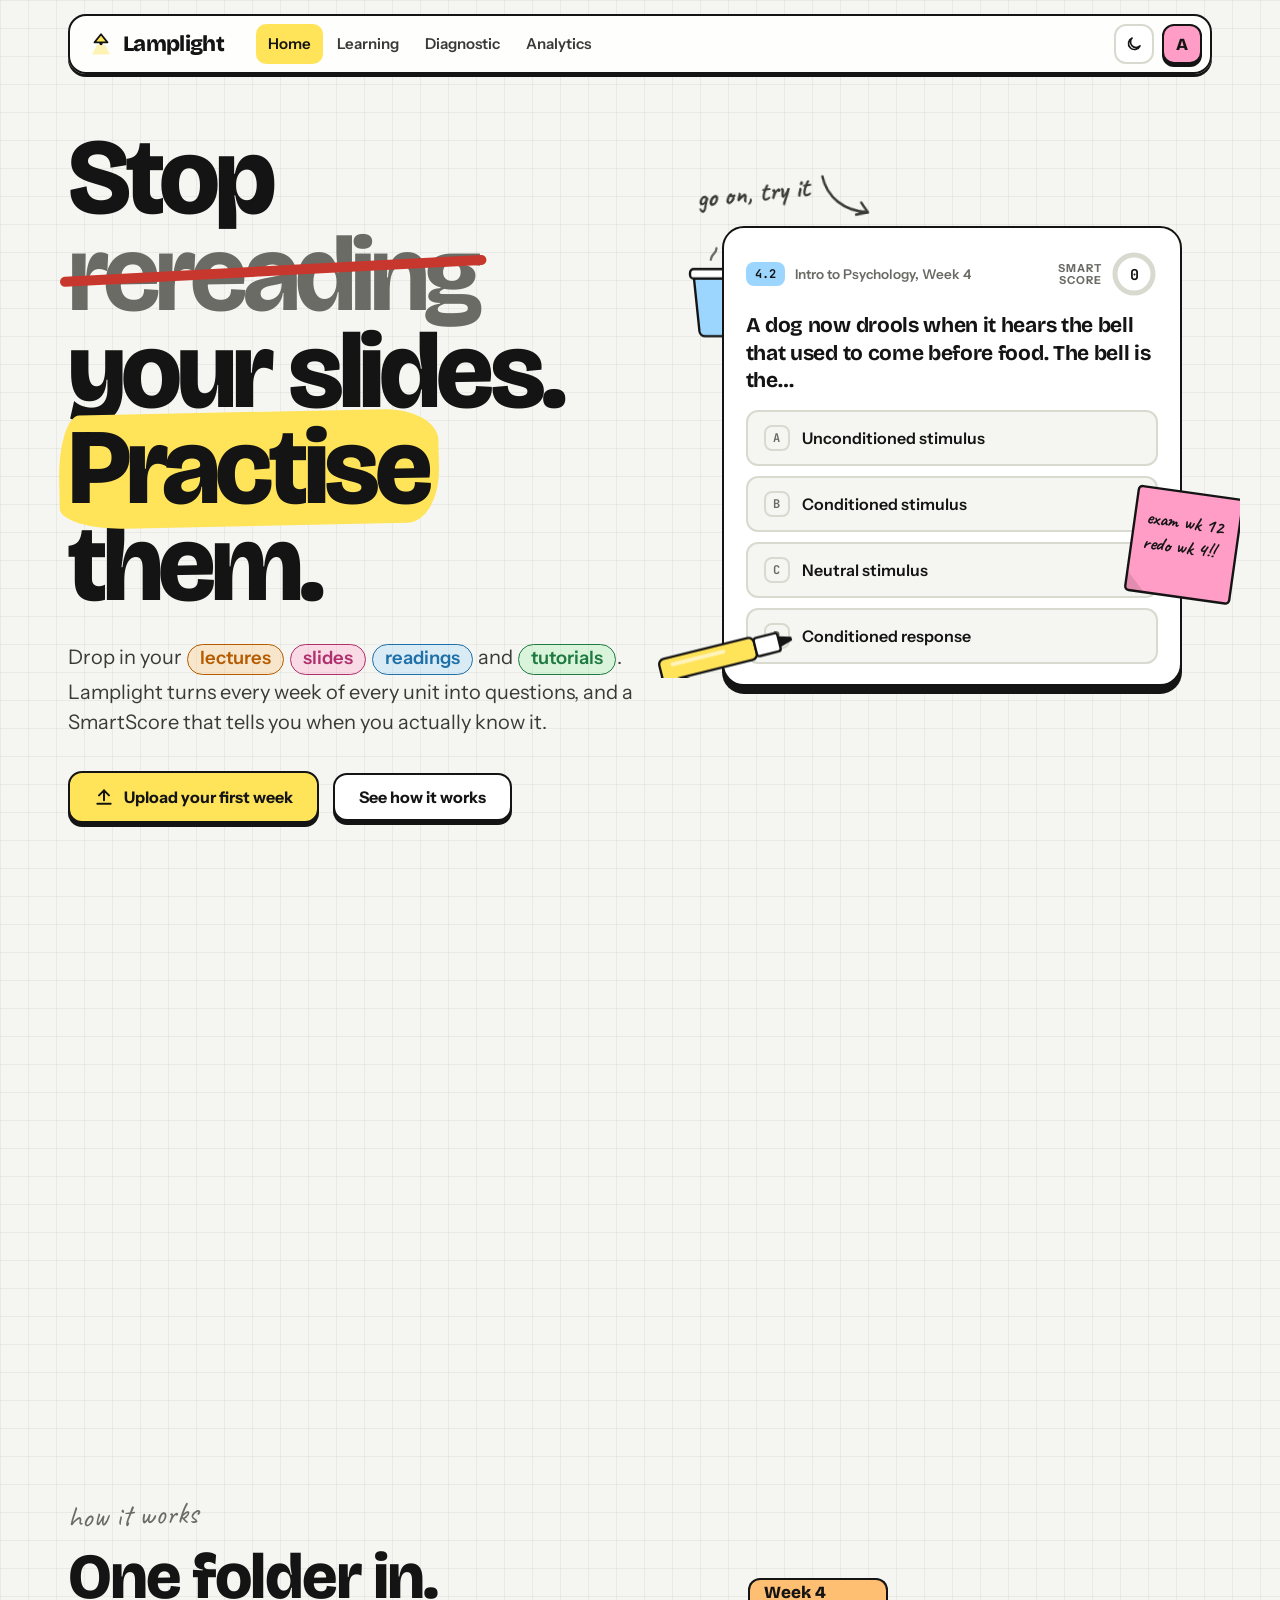
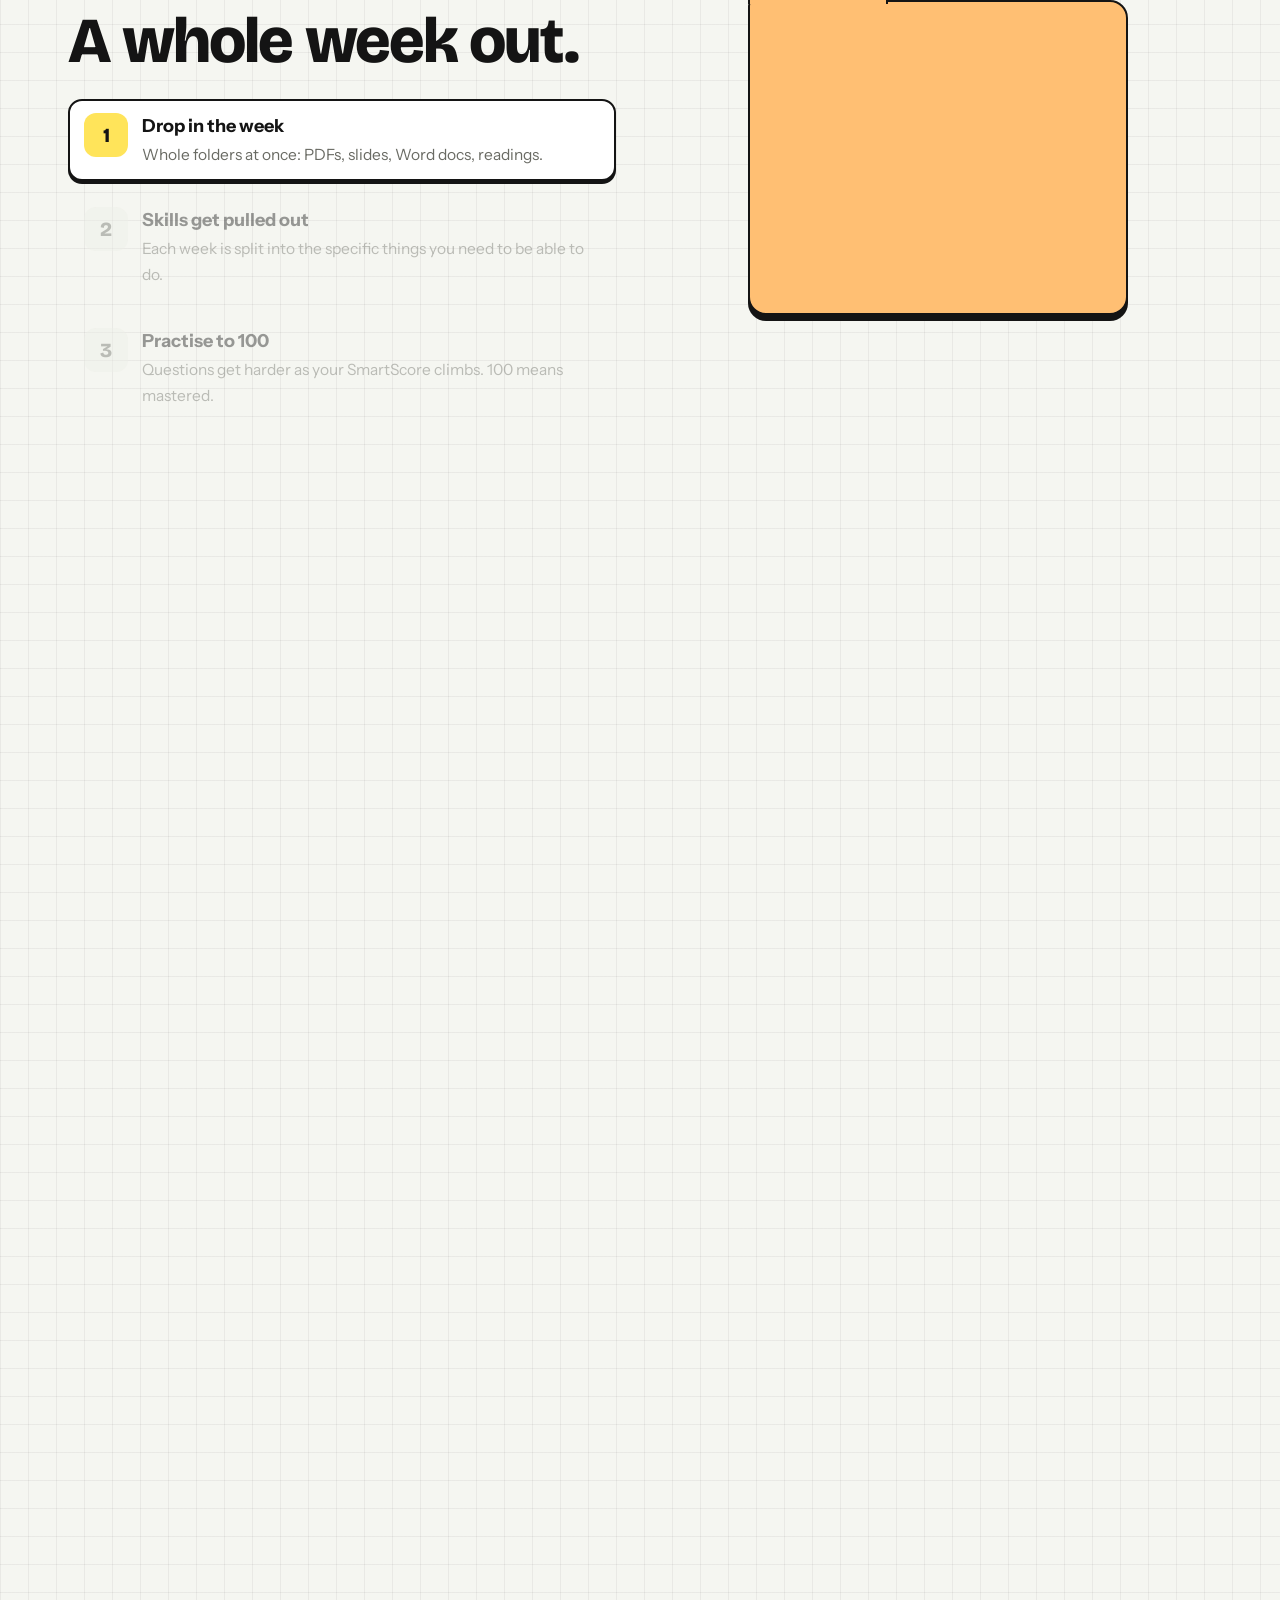
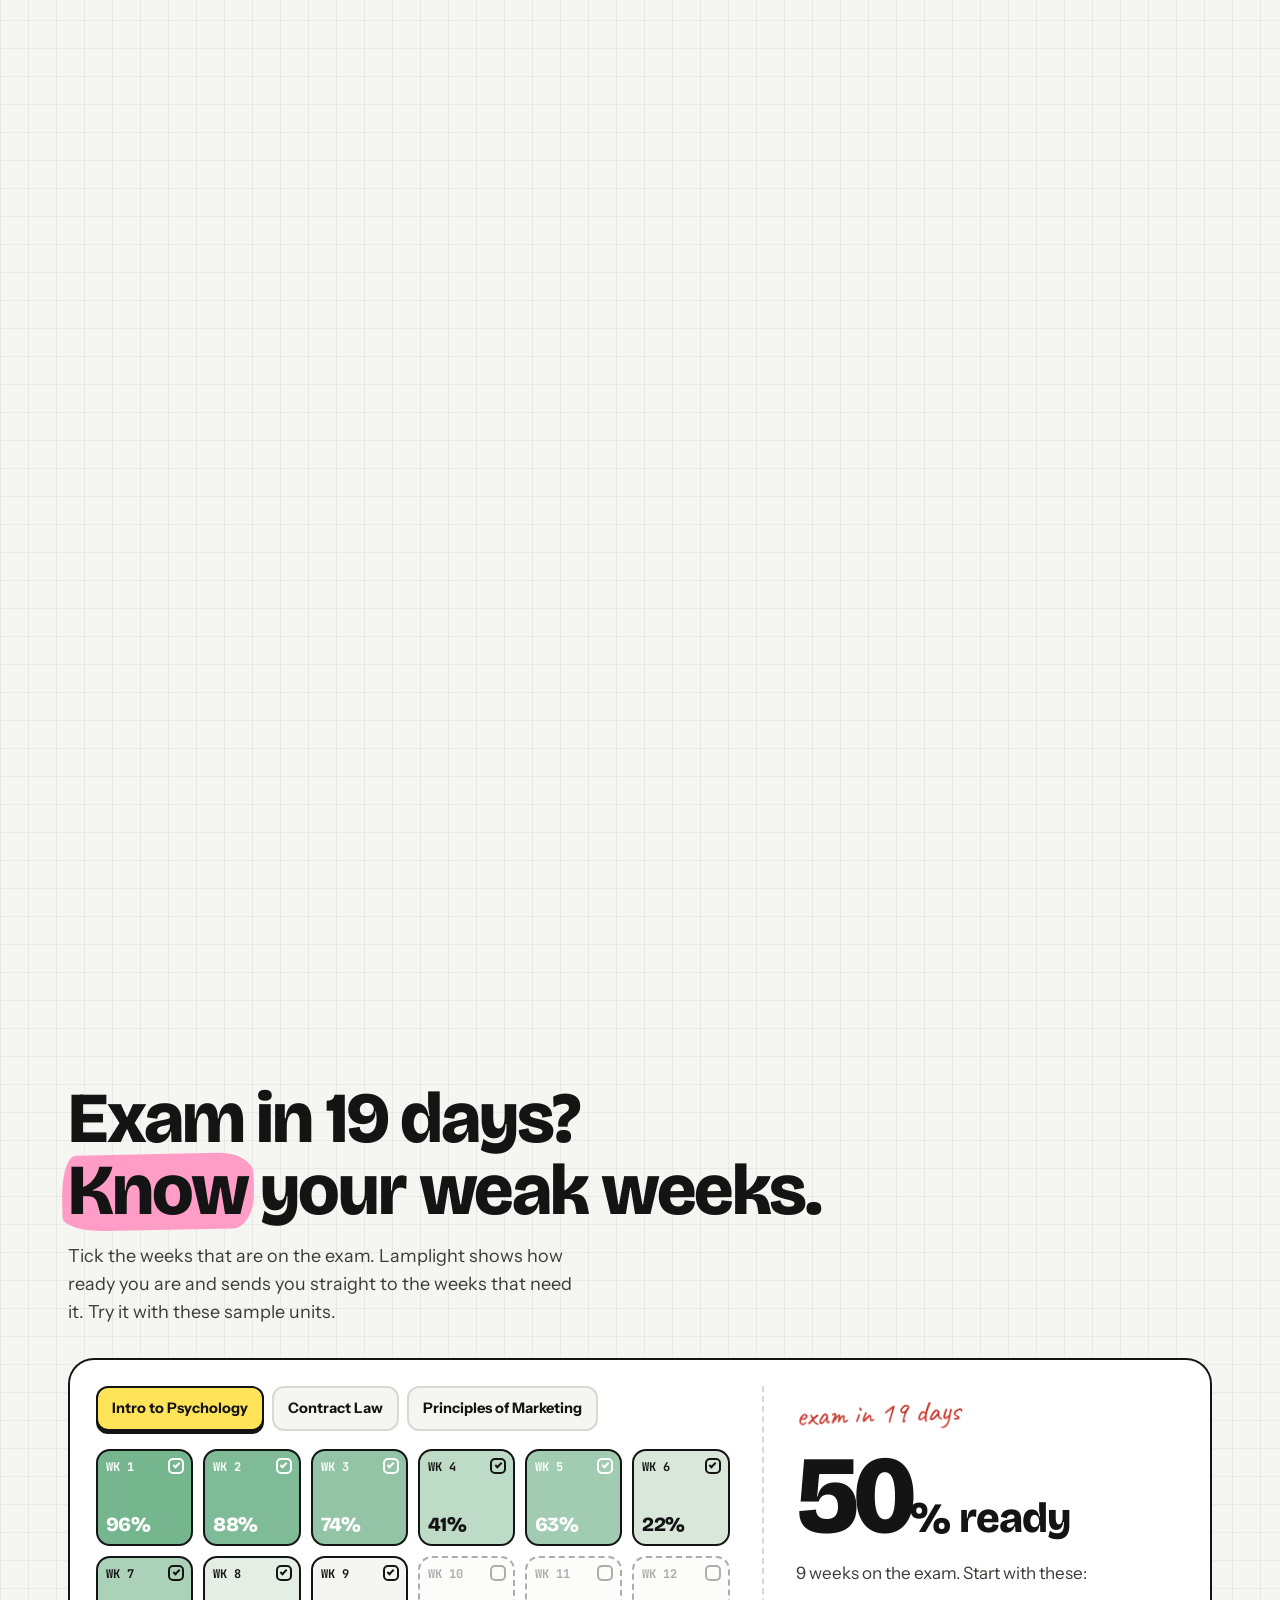
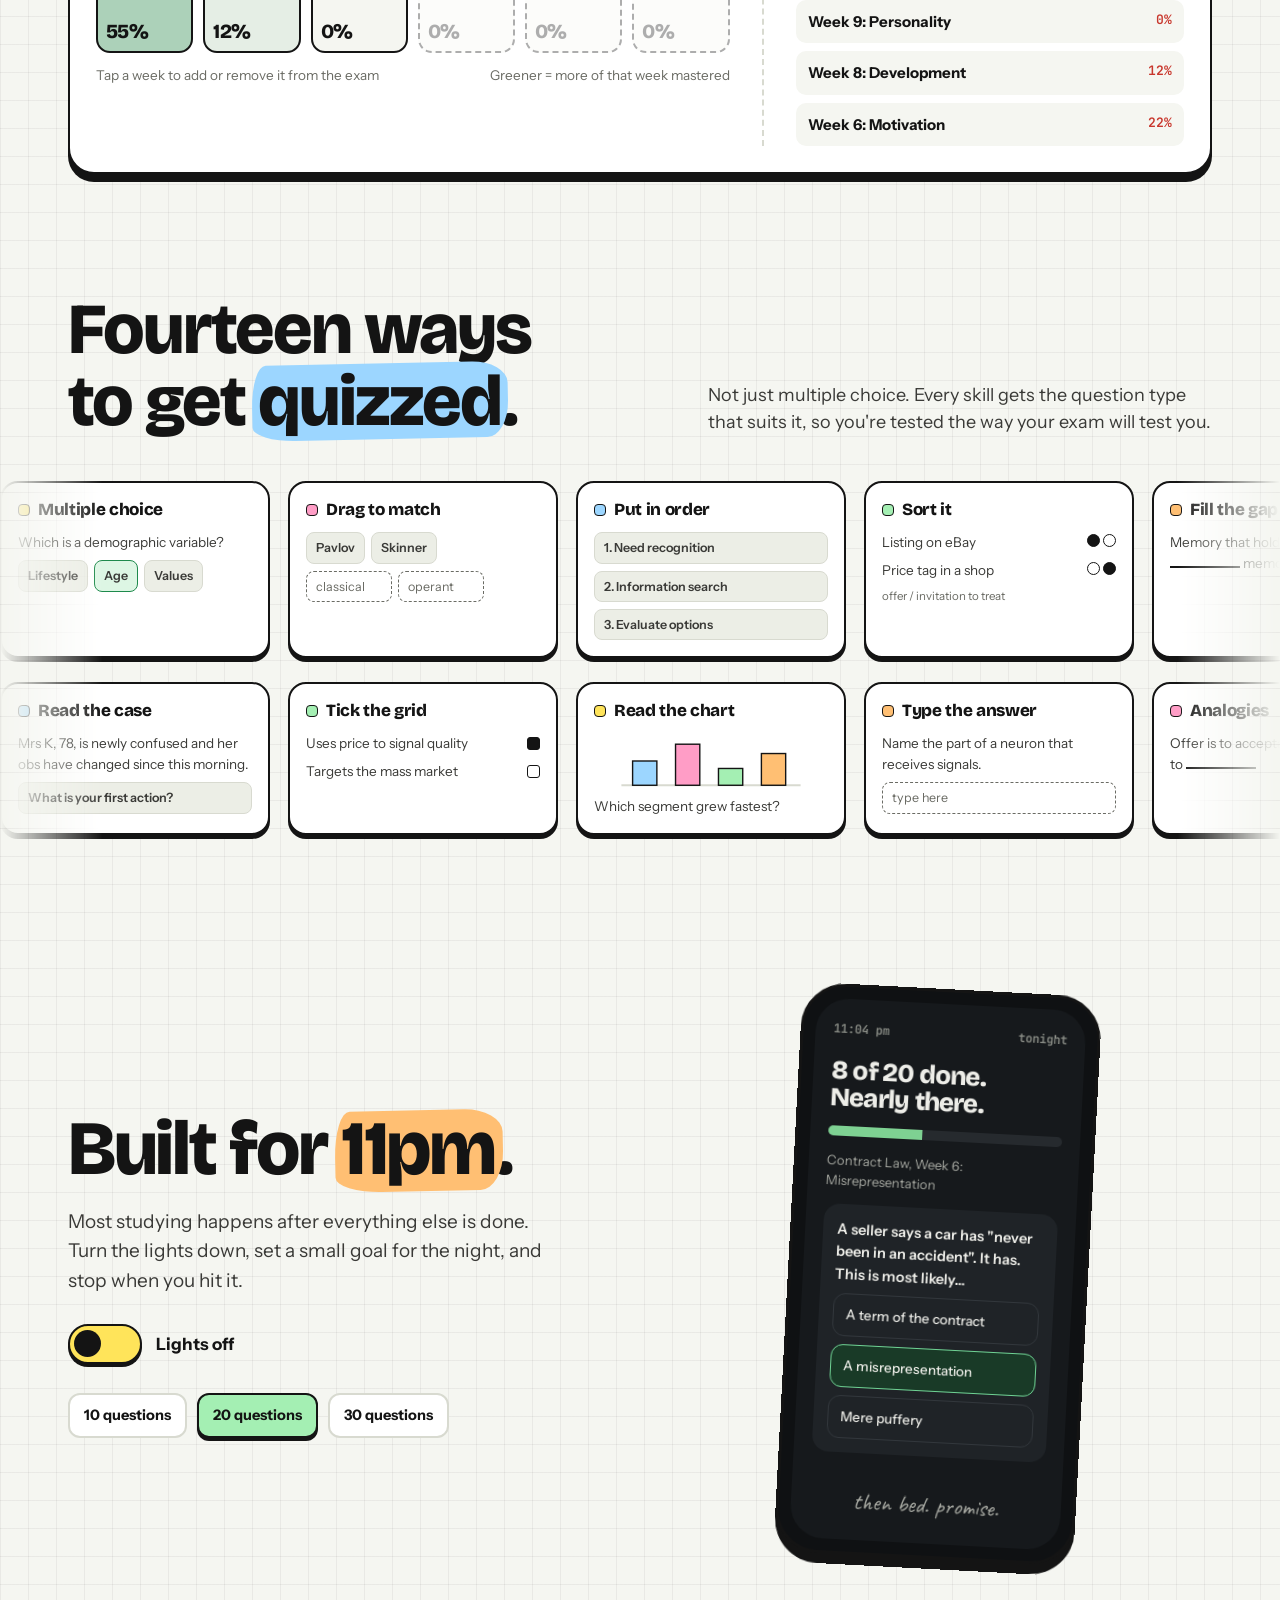
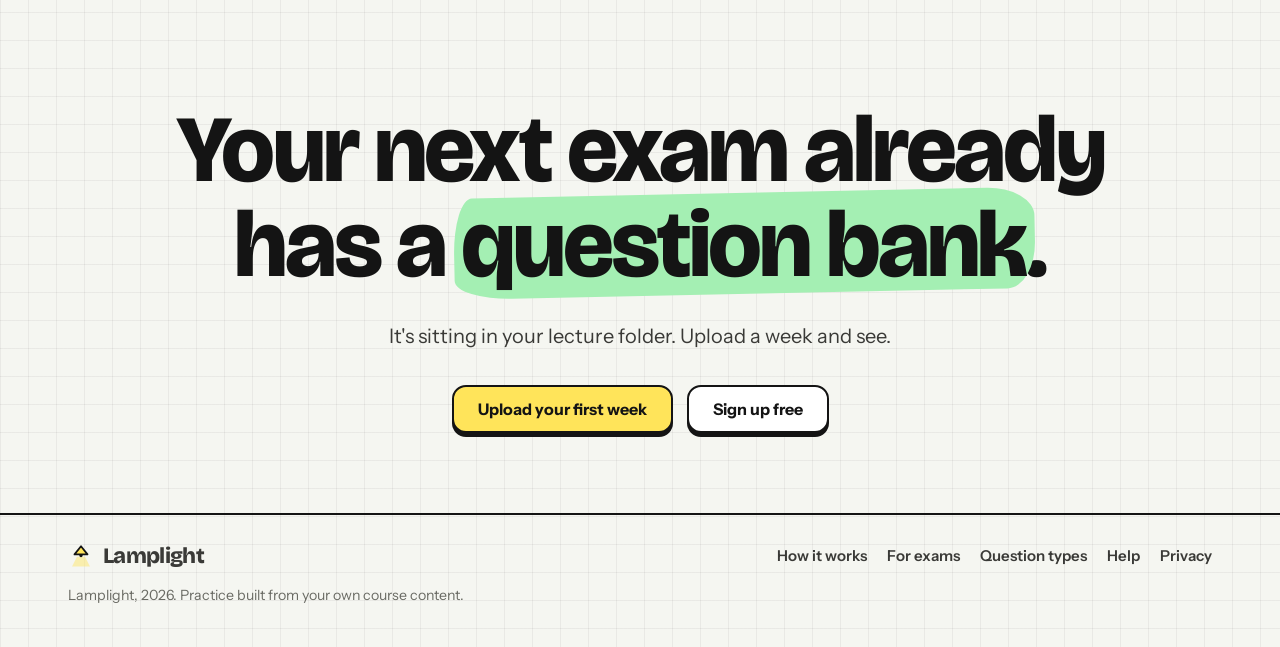
<file: index.html>
<!doctype html>
<html lang="en-AU">
<head>
<meta charset="utf-8">
<script>
  /* Signed in? Skip the welcome page and go straight to your dashboard.
     (Add ?welcome to the address to see this page anyway.) */
  try { if (localStorage.getItem('lamplight:_session') && !/[?&]welcome\b/.test(location.search)) location.replace('dashboard.html' + location.hash); } catch (e) {}
</script>
<meta name="viewport" content="width=device-width, initial-scale=1, viewport-fit=cover">
<title>Lamplight</title>
<link rel="preconnect" href="https://fonts.googleapis.com">
<link rel="preconnect" href="https://fonts.gstatic.com" crossorigin>
<link rel="stylesheet" href="https://fonts.googleapis.com/css2?family=Bricolage+Grotesque:opsz,wght@12..96,500;12..96,700;12..96,800&family=Caveat:wght@600;700&family=Instrument+Sans:wght@400;500;600;700&family=JetBrains+Mono:wght@500;700&display=swap">
<link rel="stylesheet" href="css/lamplight.css">
<style>
  .navlinks a[aria-current="page"] { background: var(--hl-yellow); color: #141414; }
  .avatar { width: 40px; height: 40px; border-radius: 12px; border: 2px solid var(--ink); background: var(--hl-pink); color: #141414; display: grid; place-items: center; font: 800 17px var(--font-display); text-decoration: none; box-shadow: 0 3px 0 var(--shadow); }
  .icon-btn { width: 40px; height: 40px; border-radius: 12px; border: 2px solid var(--line); background: var(--card); display: grid; place-items: center; cursor: pointer; color: var(--ink); }
  .icon-btn:hover { border-color: var(--ink); }
  /* ================= HERO ================= */
  .hero { position: relative; padding-block: 56px 72px; overflow-x: clip; }
  .hero-grid { display: grid; grid-template-columns: 1.05fr .95fr; gap: 48px; align-items: center; }
  @media (max-width: 940px) { .hero-grid { grid-template-columns: 1fr; gap: 56px; } }
  .hero h1 { font-size: clamp(52px, 8.4vw, 112px); line-height: .9; letter-spacing: -0.045em; }
  .hero h1 .strike { position: relative; color: var(--muted); font-weight: 700; }
  .hero h1 .strike::after {
    content: ""; position: absolute; left: -2%; right: -2%; top: 52%; height: .09em;
    background: var(--bad); border-radius: 99px; transform: rotate(-3deg) scaleX(var(--swipe,1)); transform-origin: left;
    transition: transform .5s .2s cubic-bezier(.3,.8,.3,1);
  }
  .lede { font-size: 20px; line-height: 1.5; color: var(--ink-2); max-width: 30em; margin: 28px 0 0; }
  .pill { display: inline-block; padding: 1px 12px 3px; border-radius: 99px; border: 1.5px solid currentColor; font-weight: 600; font-size: .92em; line-height: 1.35; margin: 2px 1px; white-space: nowrap; }
  .pill.p1 { color: #B55B00; background: color-mix(in srgb, var(--hl-orange) 30%, transparent); }
  .pill.p2 { color: #B0306E; background: color-mix(in srgb, var(--hl-pink) 30%, transparent); }
  .pill.p3 { color: #1F6FA8; background: color-mix(in srgb, var(--hl-blue) 32%, transparent); }
  .pill.p4 { color: #1E7A41; background: color-mix(in srgb, var(--hl-green) 34%, transparent); }
  :root[data-theme="dark"] .pill.p1 { color: var(--hl-orange); }
  :root[data-theme="dark"] .pill.p2 { color: var(--hl-pink); }
  :root[data-theme="dark"] .pill.p3 { color: var(--hl-blue); }
  :root[data-theme="dark"] .pill.p4 { color: var(--hl-green); }
  .hero-cta { display: flex; flex-wrap: wrap; gap: 14px; margin-top: 34px; align-items: center; }

  /* the live question */
  .playground { position: relative; min-height: 470px; display: grid; place-items: center; }
  .qcard {
    position: relative; z-index: 2; width: min(100%, 460px);
    background: var(--card); border: 2.5px solid var(--ink); border-radius: 22px;
    box-shadow: 0 8px 0 var(--shadow); padding: 22px 22px 20px;
  }
  .qhead { display: flex; align-items: center; gap: 10px; margin-bottom: 14px; }
  .tag { font: 700 12px/1 var(--font-mono); letter-spacing: .02em; padding: 6px 9px; border-radius: 8px; background: var(--hl-blue); color: #141414; }
  .qhead .unit { font-size: 13.5px; color: var(--muted); font-weight: 600; }
  .score { margin-left: auto; display: flex; align-items: center; gap: 8px; }
  .score small { font-size: 11px; font-weight: 700; letter-spacing: .08em; text-transform: uppercase; color: var(--muted); line-height: 1.1; text-align: right; }
  .ring { width: 48px; height: 48px; }
  .ring .track { stroke: var(--line); }
  .ring .fill { stroke: var(--good); transition: stroke-dashoffset .9s cubic-bezier(.3,.8,.3,1); }
  .ring text { font: 700 15px var(--font-mono); fill: var(--ink); }
  .qtext { font: 700 21px/1.3 var(--font-display); letter-spacing: -0.015em; margin: 4px 0 16px; }
  .opts { display: grid; gap: 10px; }
  .opt {
    text-align: left; padding: 13px 16px; border-radius: 12px; cursor: pointer;
    background: var(--paper); border: 2px solid var(--line); font-weight: 600; font-size: 16px;
    display: flex; align-items: center; gap: 12px; transition: border-color .15s, background .15s, transform .08s;
  }
  .opt:hover { border-color: var(--ink); }
  .opt:active { transform: scale(.99); }
  .opt .k { width: 26px; height: 26px; flex: none; border-radius: 8px; border: 2px solid var(--line); display: grid; place-items: center; font: 700 12px var(--font-mono); color: var(--muted); }
  .opt.right { background: var(--good-soft); border-color: var(--good); }
  .opt.right .k { background: var(--good); border-color: var(--good); color: #fff; }
  .opt.wrong { background: var(--bad-soft); border-color: var(--bad); }
  .opt.wrong .k { background: var(--bad); border-color: var(--bad); color: #fff; }
  .opt:disabled { cursor: default; }
  .feedback { margin-top: 14px; padding: 14px 16px; border-radius: 12px; background: var(--paper-2); font-size: 15px; display: grid; gap: 10px; }
  .feedback b.ok { color: var(--good); }
  .feedback b.no { color: var(--bad); }
  .feedback .row { display: flex; justify-content: space-between; align-items: center; gap: 10px; flex-wrap: wrap; }
  .pop { position: absolute; right: 18px; top: -18px; font: 800 18px var(--font-display); background: var(--hl-green); color: #141414; border: 2px solid var(--ink); border-radius: 10px; padding: 4px 10px; box-shadow: 0 3px 0 var(--shadow); opacity: 0; transform: translateY(8px) rotate(4deg); transition: all .35s cubic-bezier(.3,1.6,.5,1); }
  .pop.show { opacity: 1; transform: translateY(0) rotate(4deg); }

  .note { position: absolute; z-index: 3; font-family: var(--font-hand); font-size: 28px; font-weight: 700; color: var(--ink-2); line-height: 1; transform: rotate(-6deg); }
  .note svg { display: block; }
  .note.try { left: 6px; top: -46px; display: flex; align-items: flex-start; gap: 2px; }
  .note.try svg { transform: rotate(20deg); margin-top: 8px; }
  .playground { margin-bottom: 40px; }

  /* floating desk objects (layered, move on scroll) */
  .float { position: absolute; z-index: 1; will-change: transform; pointer-events: none; }
  .float.sticky { right: -34px; bottom: 70px; width: 124px; z-index: 3; }
  .float.marker { left: -40px; bottom: -14px; width: 150px; z-index: 3; }
  .float.cup { left: -18px; top: 6px; width: 104px; z-index: 1; }
  @media (max-width: 560px) { .float { display: none; } }

  /* ================= NO LIST ================= */
  .nolist { padding-block: 72px; text-align: center; }
  .nolist p { margin: 0; font: 700 clamp(30px, 5vw, 60px)/1.12 var(--font-display); letter-spacing: -0.035em; }
  .nolist p span { color: var(--bad); font-weight: 800; margin-right: .18em; }
  .nolist p.yes span { color: var(--good); }
  .nolist p { opacity: var(--o, 1); transform: translateY(calc((1 - var(--o, 1)) * 18px)); transition: opacity .5s, transform .5s; }

  /* ================= SCROLL STORY ================= */
  .story { position: relative; height: 320vh; overflow-x: clip; }
  @media (max-width: 520px) { .file small { display: none; } }
  .story-inner { position: sticky; top: 0; height: 100vh; display: grid; grid-template-columns: 1fr 1fr; gap: 48px; align-items: center; }
  @media (max-width: 880px) { .story-inner { grid-template-columns: 1fr; align-content: center; gap: 18px; padding-top: 70px; } }
  .story-copy .kicker { font-family: var(--font-hand); font-size: 30px; color: var(--muted); transform: rotate(-2deg); display: inline-block; }
  .story-copy h2 { font-size: clamp(38px, 5vw, 64px); margin: 6px 0 26px; }
  .steps { list-style: none; margin: 0; padding: 0; display: grid; gap: 12px; }
  .steps li { display: grid; grid-template-columns: 44px 1fr; gap: 14px; align-items: start; padding: 12px 14px; border-radius: 14px; border: 2px solid transparent; opacity: .42; transition: all .3s; }
  .steps li.on { opacity: 1; border-color: var(--ink); background: var(--card); box-shadow: 0 3px 0 var(--shadow); }
  .steps .n { width: 44px; height: 44px; border-radius: 12px; display: grid; place-items: center; font: 800 20px var(--font-display); background: var(--paper-2); }
  .steps li.on .n { background: var(--hl-yellow); color: #141414; }
  .steps b { display: block; font-size: 18px; }
  .steps span { color: var(--muted); font-size: 15.5px; }
  @media (max-width: 880px) { .steps li { padding: 8px 10px; } .steps span { display: none; } .story-copy h2 { margin-bottom: 12px; } }

  .stage { position: relative; height: min(460px, 52vh); }
  .layer { position: absolute; inset: 0; display: grid; place-items: center; }
  .folder { width: min(100%, 380px); position: relative; }
  .folder-back { background: var(--hl-orange); border: 2.5px solid var(--ink); border-radius: 6px 18px 18px 18px; padding: 54px 18px 20px; position: relative; box-shadow: 0 6px 0 var(--shadow); }
  .folder-back::before { content: ""; position: absolute; left: -2.5px; top: -24px; width: 140px; height: 26px; background: var(--hl-orange); border: 2.5px solid var(--ink); border-bottom: 0; border-radius: 12px 12px 0 0; }
  .folder-name { position: absolute; left: 16px; top: -18px; font: 800 17px var(--font-display); color: #141414; z-index: 2; }
  .file { display: flex; align-items: center; gap: 12px; background: var(--card); border: 2px solid var(--ink); border-radius: 10px; padding: 11px 13px; margin-top: 10px; font-weight: 600; font-size: 15px; }
  .file i { font: 700 10.5px var(--font-mono); font-style: normal; padding: 4px 6px; border-radius: 6px; color: #141414; }
  .file .x-pdf { background: var(--hl-pink); } .file .x-ppt { background: var(--hl-orange); } .file .x-doc { background: var(--hl-blue); }
  .file small { margin-left: auto; color: var(--muted); font-weight: 500; white-space: nowrap; }

  .skills { width: min(100%, 420px); display: grid; gap: 10px; }
  .skills h4 { margin: 0 0 4px; font: 800 20px var(--font-display); letter-spacing: -0.02em; }
  .skill { display: flex; align-items: center; gap: 12px; padding: 12px 14px; border-radius: 12px; background: var(--card); border: 2px solid var(--ink); font-weight: 600; font-size: 15.5px; box-shadow: 0 3px 0 var(--shadow); }
  .skill .code { font: 700 12px var(--font-mono); color: var(--muted); }
  .skill .count { margin-left: auto; font-size: 13px; color: var(--muted); font-weight: 500; white-space: nowrap; }

  .mastery { width: min(100%, 400px); background: var(--card); border: 2.5px solid var(--ink); border-radius: 22px; padding: 26px; box-shadow: 0 8px 0 var(--shadow); text-align: center; position: relative; }
  .mastery .big { font: 800 104px/1 var(--font-display); letter-spacing: -0.06em; font-variant-numeric: tabular-nums; }
  .mastery .lbl { font-weight: 700; font-size: 13px; letter-spacing: .1em; text-transform: uppercase; color: var(--muted); }
  .pbar { height: 14px; border-radius: 99px; background: var(--paper-2); border: 2px solid var(--ink); overflow: hidden; margin: 18px 0 12px; }
  .pbar i { display: block; height: 100%; width: 0%; background: var(--good); }
  .stamp { position: absolute; right: -16px; top: -22px; font: 800 20px var(--font-display); letter-spacing: .02em; color: var(--good); border: 3px solid var(--good); border-radius: 10px; padding: 6px 12px; background: var(--card); transform: rotate(10deg) scale(var(--st, 0)); transition: transform .35s cubic-bezier(.3,1.6,.5,1); }

  /* ================= EXAM PLANNER ================= */
  .section { padding-block: 96px 24px; }
  .sec-head { display: flex; flex-wrap: wrap; justify-content: space-between; align-items: end; gap: 16px 32px; margin-bottom: 32px; }
  .sec-head h2 { font-size: clamp(40px, 5.6vw, 72px); }
  .sec-head p { max-width: 28em; color: var(--ink-2); margin: 0; font-size: 18px; }
  .planner { background: var(--card); border: 2.5px solid var(--ink); border-radius: 26px; box-shadow: 0 8px 0 var(--shadow); padding: 26px; display: grid; grid-template-columns: 1.5fr 1fr; gap: 32px; }
  @media (max-width: 880px) { .planner { grid-template-columns: 1fr; padding: 18px; } }
  .unit-tabs { display: flex; flex-wrap: wrap; gap: 8px; margin-bottom: 18px; }
  .unit-tab { padding: 9px 14px; border-radius: 12px; border: 2px solid var(--line); background: var(--paper); font-weight: 700; font-size: 14.5px; cursor: pointer; }
  .unit-tab[aria-selected="true"] { border-color: var(--ink); background: var(--hl-yellow); color: #141414; box-shadow: 0 3px 0 var(--shadow); }
  .weeks { display: grid; grid-template-columns: repeat(6, 1fr); gap: 10px; }
  @media (max-width: 520px) { .weeks { grid-template-columns: repeat(4, 1fr); } }
  .week {
    --m: 0; position: relative; aspect-ratio: 1; border-radius: 14px; cursor: pointer; padding: 8px;
    border: 2px solid var(--ink); text-align: left; display: flex; flex-direction: column; justify-content: space-between;
    background: color-mix(in srgb, var(--good) calc(var(--m) * 0.62%), var(--paper));
    transition: transform .1s, opacity .2s;
  }
  .week .wk { font: 700 12px var(--font-mono); }
  .week .pc { font: 800 20px var(--font-display); letter-spacing: -0.03em; }
  .week.hot .pc, .week.hot .wk { color: #fff; }
  .week[aria-pressed="false"] { opacity: .35; border-style: dashed; }
  .week:hover { transform: translateY(-2px); }
  .week .chk { position: absolute; right: 7px; top: 7px; width: 16px; height: 16px; border-radius: 5px; border: 2px solid currentColor; display: grid; place-items: center; }
  .week[aria-pressed="true"] .chk::after { content: ""; width: 7px; height: 4px; border-left: 2px solid currentColor; border-bottom: 2px solid currentColor; transform: rotate(-45deg) translate(1px,-1px); }
  .week.hot { color: #fff; }
  .legend { display: flex; justify-content: space-between; color: var(--muted); font-size: 13.5px; margin-top: 12px; flex-wrap: wrap; gap: 8px; }
  .readiness { border-left: 2px dashed var(--line); padding-left: 32px; display: flex; flex-direction: column; gap: 14px; }
  @media (max-width: 880px) { .readiness { border-left: 0; border-top: 2px dashed var(--line); padding: 20px 0 0; } }
  .readiness .cd { font-family: var(--font-hand); font-size: 30px; transform: rotate(-2deg); color: var(--bad); }
  .readiness .num { font: 800 110px/0.9 var(--font-display); letter-spacing: -0.06em; font-variant-numeric: tabular-nums; }
  .readiness .num small { font-size: .38em; letter-spacing: -0.02em; }
  .readiness p { margin: 0; color: var(--ink-2); }
  .weakest { display: grid; gap: 8px; }
  .weakest div { display: flex; justify-content: space-between; gap: 10px; padding: 10px 12px; background: var(--paper); border-radius: 10px; font-size: 15px; font-weight: 600; }
  .weakest span { color: var(--bad); font-family: var(--font-mono); font-size: 13px; }

  /* ================= QUESTION TYPES ================= */
  .types { overflow: hidden; padding-block: 12px 28px; -webkit-mask-image: linear-gradient(90deg, transparent, #000 8%, #000 92%, transparent); mask-image: linear-gradient(90deg, transparent, #000 8%, #000 92%, transparent); }
  .track { display: flex; gap: 18px; width: max-content; animation: slide 60s linear infinite; padding-bottom: 6px; }
  .track.rev { animation-direction: reverse; margin-top: 18px; animation-duration: 70s; }
  .types:hover .track { animation-play-state: paused; }
  @keyframes slide { to { transform: translateX(-50%); } }
  .mini { width: 270px; flex: none; background: var(--card); border: 2px solid var(--ink); border-radius: 18px; padding: 16px; box-shadow: 0 4px 0 var(--shadow); }
  .mini h5 { margin: 0 0 12px; font: 800 17px var(--font-display); letter-spacing: -0.02em; display: flex; align-items: center; gap: 8px; }
  .mini h5 i { width: 12px; height: 12px; border-radius: 4px; background: var(--c, var(--hl-yellow)); border: 1.5px solid var(--ink); }
  .mini .body { font-size: 13.5px; color: var(--ink-2); display: grid; gap: 7px; }
  .chipx { display: inline-block; padding: 5px 9px; border-radius: 8px; background: var(--paper-2); font-weight: 600; font-size: 12.5px; border: 1.5px solid var(--line); }
  .slot { display: inline-block; min-width: 86px; padding: 5px 9px; border-radius: 8px; border: 1.5px dashed var(--muted); color: var(--muted); font-size: 12.5px; }
  .gap { display: inline-block; width: 70px; border-bottom: 2px solid var(--ink); }
  .squig { text-decoration: underline wavy var(--bad); text-underline-offset: 3px; }
  .minirow { display: flex; gap: 6px; align-items: center; flex-wrap: wrap; }
  .radio { width: 13px; height: 13px; border-radius: 99px; border: 1.5px solid var(--ink); display: inline-block; }
  .radio.on { background: var(--ink); }

  /* ================= 11PM ================= */
  .night { display: grid; grid-template-columns: 1fr 1fr; gap: 48px; align-items: center; }
  @media (max-width: 880px) { .night { grid-template-columns: 1fr; } }
  .night h2 { font-size: clamp(44px, 6vw, 84px); }
  .night p { font-size: 19px; color: var(--ink-2); max-width: 26em; }
  .switch { display: inline-flex; align-items: center; gap: 14px; cursor: pointer; font-weight: 700; font-size: 17px; background: none; border: 0; padding: 0; margin-top: 10px; }
  .switch .knob { width: 74px; height: 40px; border-radius: 99px; border: 2.5px solid var(--ink); background: var(--hl-yellow); position: relative; box-shadow: 0 3px 0 var(--shadow); transition: background .3s; }
  .switch .knob::after { content: ""; position: absolute; top: 4px; left: 4px; width: 27px; height: 27px; border-radius: 99px; background: var(--ink); transition: transform .3s cubic-bezier(.3,1.4,.5,1); }
  .switch[aria-checked="true"] .knob { background: #3B4B6E; }
  .switch[aria-checked="true"] .knob::after { transform: translateX(34px); background: #F1F1EC; }
  .goals { display: flex; gap: 10px; flex-wrap: wrap; margin-top: 22px; }
  .goal { padding: 9px 14px; border-radius: 12px; border: 2px solid var(--line); font-weight: 700; font-size: 14.5px; background: var(--card); cursor: pointer; }
  .goal[aria-pressed="true"] { border-color: var(--ink); background: var(--hl-green); color: #141414; box-shadow: 0 3px 0 var(--shadow); }

  .phone { width: 300px; max-width: 100%; margin-inline: auto; border: 3px solid var(--ink); border-radius: 44px; padding: 12px; background: #0F1113; box-shadow: 0 10px 0 var(--shadow); transform: rotate(3deg); }
  .screen { border-radius: 33px; background: #16191C; color: #EDEDE8; padding: 22px 18px 20px; min-height: 540px; display: flex; flex-direction: column; gap: 14px; }
  .screen .top { display: flex; justify-content: space-between; font: 600 12px var(--font-mono); color: #8D9089; }
  .screen h6 { margin: 6px 0 0; font: 800 26px/1.05 var(--font-display); letter-spacing: -0.03em; }
  .screen .goalbar { height: 10px; border-radius: 99px; background: #262A2E; overflow: hidden; }
  .screen .goalbar i { display: block; height: 100%; background: #7ED192; width: 40%; transition: width .6s; }
  .screen .sm { font-size: 13px; color: #A7A9A2; }
  .screen .q { background: #1F2327; border-radius: 16px; padding: 14px; font-weight: 600; font-size: 14.5px; }
  .screen .a { border: 1.5px solid #32373C; border-radius: 12px; padding: 10px 12px; font-size: 13.5px; margin-top: 8px; font-weight: 500; }
  .screen .a.sel { border-color: #6FD394; background: #193A27; }
  .screen .moon { margin-top: auto; text-align: center; font-family: var(--font-hand); font-size: 24px; color: #A7A9A2; }

  /* ================= FINAL ================= */
  .final { padding-block: 120px 80px; text-align: center; }
  .final h2 { font-size: clamp(46px, 7.4vw, 104px); max-width: 12em; margin-inline: auto; }
  .final .hero-cta { justify-content: center; }
  footer { border-top: 2px solid var(--ink); padding-block: 28px 40px; }
  footer .wrap { display: flex; flex-wrap: wrap; gap: 16px 28px; align-items: center; }
  footer nav { display: flex; flex-wrap: wrap; gap: 6px 20px; margin-left: auto; }
  footer a { text-decoration: none; font-weight: 600; color: var(--ink-2); font-size: 15px; }
  footer a:hover { color: var(--ink); }
  footer small { color: var(--muted); width: 100%; }

  @media (prefers-reduced-motion: reduce) {
    .story { height: auto; }
    .story-inner { position: static; height: auto; padding-block: 60px; }
    .stage { height: auto; display: grid; gap: 40px; }
    .layer { position: static; opacity: 1 !important; transform: none !important; }
    .track { animation: none; flex-wrap: wrap; width: auto; }
  }
</style>
<script src="js/config.js"></script>
<script src="js/sync.js"></script>
<script src="js/menu.js"></script>
</head>
<body class="app">

<header class="topbar">
  <div class="wrap">
    <div class="bar">
      <a class="brand" href="index.html" aria-label="Lamplight home">
        <svg viewBox="0 0 32 32" aria-hidden="true"><path d="M8 14 16 4l8 10Z" fill="var(--hl-yellow)" stroke="var(--ink)" stroke-width="2.2" stroke-linejoin="round"/><path d="M11 17 5 29h22l-6-12Z" fill="var(--hl-yellow)" opacity=".45"/><circle cx="16" cy="15.5" r="2" fill="var(--ink)"/></svg>
        Lamplight
      </a>
      <nav class="navlinks" aria-label="Main">
        <a href="index.html" aria-current="page">Home</a>
        <a href="subject.html">Learning</a>
        <a href="diagnostic.html">Diagnostic</a>
        <a href="analytics.html">Analytics</a>
      </nav>
      <div class="nav-actions">
        <button class="icon-btn" type="button" id="navLights" aria-label="Turn lights off" title="Lights off">
          <svg width="18" height="18" viewBox="0 0 24 24" fill="none" stroke="currentColor" stroke-width="2.2" stroke-linecap="round" stroke-linejoin="round"><path d="M20 14.5A8 8 0 1 1 9.5 4a6.5 6.5 0 0 0 10.5 10.5Z"/></svg>
        </button>
        <a class="avatar" href="account.html" aria-label="Your account">S</a>
      </div>
    </div>
  </div>
</header>

<main>
  <!-- HERO -->
  <section class="hero wrap">
    <div class="hero-grid">
      <div>
        <h1>Stop <span class="strike" id="strike">rereading</span><br>your slides.<br><span class="hl" id="swipe">Practise</span> them.</h1>
        <p class="lede">Drop in your <span class="pill p1">lectures</span> <span class="pill p2">slides</span> <span class="pill p3">readings</span> and <span class="pill p4">tutorials</span>. Lamplight turns every week of every unit into questions, and a SmartScore that tells you when you actually know it.</p>
        <div class="hero-cta">
          <a class="btn btn-yellow" href="signup.html">
            <svg width="20" height="20" viewBox="0 0 24 24" fill="none" stroke="currentColor" stroke-width="2.4" stroke-linecap="round" stroke-linejoin="round"><path d="M12 16V4M6 10l6-6 6 6M4 20h16"/></svg>
            Upload your first week
          </a>
          <a class="btn" href="#how">See how it works</a>
        </div>
      </div>

      <div class="playground" id="play">
        <svg class="float sticky" data-speed="0.18" viewBox="0 0 130 130" aria-hidden="true">
          <g transform="rotate(8 65 65)"><rect x="10" y="10" width="110" height="110" rx="4" fill="var(--hl-pink)" stroke="var(--ink)" stroke-width="2.5"/><path d="M10 100 30 120H10Z" fill="var(--ink)" opacity=".12"/>
          <text x="22" y="48" font-family="Caveat, cursive" font-weight="700" font-size="20" fill="#141414">exam wk 12</text>
          <text x="22" y="74" font-family="Caveat, cursive" font-weight="700" font-size="20" fill="#141414">redo wk 4!!</text></g>
        </svg>
        <svg class="float marker" data-speed="0.35" viewBox="0 0 160 50" aria-hidden="true">
          <g transform="rotate(-14 80 25)"><rect x="8" y="14" width="104" height="24" rx="6" fill="var(--hl-yellow)" stroke="var(--ink)" stroke-width="2.5"/><rect x="112" y="16" width="26" height="20" rx="3" fill="var(--card)" stroke="var(--ink)" stroke-width="2.5"/><path d="M138 20 152 24 152 28 138 32Z" fill="var(--ink)"/><rect x="20" y="20" width="60" height="4" rx="2" fill="#fff" opacity=".6"/></g>
        </svg>
        <svg class="float cup" data-speed="-0.15" viewBox="0 0 110 110" aria-hidden="true">
          <path d="M22 40h56l-6 58a6 6 0 0 1-6 5H34a6 6 0 0 1-6-5Z" fill="var(--hl-blue)" stroke="var(--ink)" stroke-width="2.5" stroke-linejoin="round"/>
          <path d="M78 52h8a10 10 0 0 1 0 20h-10" fill="none" stroke="var(--ink)" stroke-width="2.5"/>
          <rect x="18" y="32" width="64" height="10" rx="4" fill="var(--card)" stroke="var(--ink)" stroke-width="2.5"/>
          <path d="M40 22c0-6 6-6 6-12M54 24c0-6 6-6 6-12" fill="none" stroke="var(--muted)" stroke-width="2.5" stroke-linecap="round"/>
        </svg>

        <div class="note try" aria-hidden="true">go on, try it
          <svg width="70" height="40" viewBox="0 0 70 40"><path d="M6 6c10 20 30 28 52 24" fill="none" stroke="currentColor" stroke-width="2.5" stroke-linecap="round"/><path d="M50 22l9 8-11 5" fill="none" stroke="currentColor" stroke-width="2.5" stroke-linecap="round" stroke-linejoin="round"/></svg>
        </div>

        <div class="qcard" aria-live="polite">
          <span class="pop" id="pop">+14</span>
          <div class="qhead">
            <span class="tag" id="qTag">4.2</span>
            <span class="unit" id="qUnit">Intro to Psychology, Week 4</span>
            <div class="score">
              <small>Smart<br>Score</small>
              <svg class="ring" viewBox="0 0 48 48" aria-label="SmartScore">
                <circle class="track" cx="24" cy="24" r="19" fill="none" stroke-width="5"/>
                <circle class="fill" id="ringFill" cx="24" cy="24" r="19" fill="none" stroke-width="5" stroke-linecap="round" stroke-dasharray="119.4" stroke-dashoffset="119.4" transform="rotate(-90 24 24)"/>
                <text id="ringNum" x="24" y="25" text-anchor="middle" dominant-baseline="central">0</text>
              </svg>
            </div>
          </div>
          <p class="qtext" id="qText"></p>
          <div class="opts" id="opts"></div>
          <div class="feedback" id="fb" hidden></div>
        </div>
      </div>
    </div>
  </section>

  <!-- NO LIST -->
  <section class="nolist wrap" aria-label="What changes">
    <p class="reveal"><span>NO</span>highlighting the whole textbook</p>
    <p class="reveal"><span>NO</span>guessing what's on the exam</p>
    <p class="reveal"><span>NO</span>2am panic rereads</p>
    <p class="reveal yes"><span>JUST</span>questions from your own unit</p>
  </section>

  <!-- SCROLL STORY -->
  <section class="story" id="how" aria-label="How it works">
    <div class="story-inner wrap">
      <div class="story-copy">
        <span class="kicker">how it works</span>
        <h2>One folder in.<br>A whole week out.</h2>
        <ol class="steps">
          <li data-step="0"><span class="n">1</span><div><b>Drop in the week</b><span>Whole folders at once: PDFs, slides, Word docs, readings.</span></div></li>
          <li data-step="1"><span class="n">2</span><div><b>Skills get pulled out</b><span>Each week is split into the specific things you need to be able to do.</span></div></li>
          <li data-step="2"><span class="n">3</span><div><b>Practise to 100</b><span>Questions get harder as your SmartScore climbs. 100 means mastered.</span></div></li>
        </ol>
      </div>
      <div class="stage" aria-hidden="true">
        <div class="layer" id="L0">
          <div class="folder">
            <span class="folder-name">Week 4</span>
            <div class="folder-back">
              <div class="file"><i class="x-pdf">PDF</i>Lecture 4: Learning.pdf<small>42 slides</small></div>
              <div class="file"><i class="x-ppt">PPT</i>Tutorial 4 activities.pptx<small>18 slides</small></div>
              <div class="file"><i class="x-pdf">PDF</i>Reading: Pavlov and Skinner<small>24 pages</small></div>
              <div class="file"><i class="x-doc">DOC</i>My lecture notes.docx<small>3 pages</small></div>
            </div>
          </div>
        </div>
        <div class="layer" id="L1">
          <div class="skills">
            <h4>Week 4: Learning and conditioning</h4>
            <div class="skill"><span class="code">4.1</span>Define classical conditioning<span class="count">12 questions</span></div>
            <div class="skill"><span class="code">4.2</span>Identify the CS, US, CR and UR<span class="count">16 questions</span></div>
            <div class="skill"><span class="code">4.3</span>Explain extinction and recovery<span class="count">10 questions</span></div>
            <div class="skill"><span class="code">4.4</span>Compare operant and classical<span class="count">14 questions</span></div>
            <div class="skill"><span class="code">4.5</span>Apply reinforcement schedules<span class="count">12 questions</span></div>
          </div>
        </div>
        <div class="layer" id="L2">
          <div class="mastery">
            <span class="stamp" id="stamp">MASTERED</span>
            <div class="lbl">4.2 Identify the CS, US, CR and UR</div>
            <div class="big" id="bigScore">0</div>
            <div class="lbl">SmartScore out of 100</div>
            <div class="pbar"><i id="bigBar"></i></div>
            <div class="legend" style="margin:0"><span id="qCount">0 questions</span><span id="tCount">0 min</span></div>
          </div>
        </div>
      </div>
    </div>
  </section>

  <!-- EXAM PLANNER -->
  <section class="section wrap" id="exams">
    <div class="sec-head">
      <h2>Exam in 19 days?<br><span class="hl pink">Know</span> your weak weeks.</h2>
      <p>Tick the weeks that are on the exam. Lamplight shows how ready you are and sends you straight to the weeks that need it. Try it with these sample units.</p>
    </div>
    <div class="planner">
      <div>
        <div class="unit-tabs" role="tablist" aria-label="Sample units" id="unitTabs"></div>
        <div class="weeks" id="weeks"></div>
        <div class="legend"><span>Tap a week to add or remove it from the exam</span><span>Greener = more of that week mastered</span></div>
      </div>
      <div class="readiness">
        <span class="cd">exam in 19 days</span>
        <div class="num" id="ready">0<small>% ready</small></div>
        <p id="readyNote"></p>
        <div class="weakest" id="weakest"></div>
      </div>
    </div>
  </section>

  <!-- QUESTION TYPES -->
  <section class="section" id="types">
    <div class="wrap sec-head">
      <h2>Fourteen ways<br>to get <span class="hl blue">quizzed</span>.</h2>
      <p>Not just multiple choice. Every skill gets the question type that suits it, so you're tested the way your exam will test you.</p>
    </div>
    <div class="types" aria-label="Question types">
      <div class="track" id="track1"></div>
      <div class="track rev" id="track2"></div>
    </div>
  </section>

  <!-- 11PM -->
  <section class="section wrap" id="night">
    <div class="night">
      <div>
        <h2>Built for <span class="hl orange">11pm</span>.</h2>
        <p>Most studying happens after everything else is done. Turn the lights down, set a small goal for the night, and stop when you hit it.</p>
        <button class="switch" id="lights" role="switch" aria-checked="false" type="button"><span class="knob"></span><span id="lightsLbl">Lights off</span></button>
        <div class="goals" role="group" aria-label="Nightly goal">
          <button class="goal" type="button" data-g="10" aria-pressed="false">10 questions</button>
          <button class="goal" type="button" data-g="20" aria-pressed="true">20 questions</button>
          <button class="goal" type="button" data-g="30" aria-pressed="false">30 questions</button>
        </div>
      </div>
      <div class="phone" aria-hidden="true">
        <div class="screen">
          <div class="top"><span>11:04 pm</span><span>tonight</span></div>
          <h6>8 of <span id="goalN">20</span> done.<br>Nearly there.</h6>
          <div class="goalbar"><i id="goalBar"></i></div>
          <span class="sm">Contract Law, Week 6: Misrepresentation</span>
          <div class="q">A seller says a car has "never been in an accident". It has. This is most likely…
            <div class="a">A term of the contract</div>
            <div class="a sel">A misrepresentation</div>
            <div class="a">Mere puffery</div>
          </div>
          <div class="moon">then bed. promise.</div>
        </div>
      </div>
    </div>
  </section>

  <!-- FINAL -->
  <section class="final wrap">
    <h2>Your next exam already has a <span class="hl green">question bank</span>.</h2>
    <p class="lede" style="margin-inline:auto;text-align:center">It's sitting in your lecture folder. Upload a week and see.</p>
    <div class="hero-cta">
      <a class="btn btn-yellow" href="signup.html">Upload your first week</a>
      <a class="btn" href="signup.html">Sign up free</a>
    </div>
  </section>
</main>

<footer>
  <div class="wrap">
    <a class="brand" href="index.html"><svg viewBox="0 0 32 32" aria-hidden="true"><path d="M8 14 16 4l8 10Z" fill="var(--hl-yellow)" stroke="var(--ink)" stroke-width="2.2" stroke-linejoin="round"/><path d="M11 17 5 29h22l-6-12Z" fill="var(--hl-yellow)" opacity=".45"/><circle cx="16" cy="15.5" r="2" fill="var(--ink)"/></svg>Lamplight</a>
    <nav aria-label="Footer">
      <a href="#how">How it works</a><a href="#exams">For exams</a><a href="#types">Question types</a><a href="#">Help</a><a href="#">Privacy</a>
    </nav>
    <small>Lamplight, 2026. Practice built from your own course content.</small>
  </div>
</footer>

<script>
(() => {
  const reduce = matchMedia('(prefers-reduced-motion: reduce)').matches;
  const $ = (s, r = document) => r.querySelector(s);
  const $$ = (s, r = document) => [...r.querySelectorAll(s)];
  const clamp = (v, a = 0, b = 1) => Math.min(b, Math.max(a, v));
  const ease = t => 1 - Math.pow(1 - t, 3);

  /* headline swipes on load */
  const sw = $('#swipe'), st = $('#strike');
  if (!reduce) {
    sw.style.setProperty('--swipe', 0); st.style.setProperty('--swipe', 0);
    requestAnimationFrame(() => setTimeout(() => { st.style.setProperty('--swipe', 1); setTimeout(() => sw.style.setProperty('--swipe', 1), 350); }, 250));
  }

  /* live question */
  const QS = [
    { tag: '4.2', unit: 'Intro to Psychology, Week 4',
      q: 'A dog now drools when it hears the bell that used to come before food. The bell is the…',
      o: ['Unconditioned stimulus', 'Conditioned stimulus', 'Neutral stimulus', 'Conditioned response'], a: 1,
      e: 'The bell only triggers drooling because it was paired with food, so it is now a conditioned stimulus.' },
    { tag: '6.3', unit: 'Contract Law, Week 6',
      q: 'Before signing, a seller says the car has "never been in an accident". It has. This is most likely…',
      o: ['A term of the contract', 'Mere puffery', 'A misrepresentation', 'An invitation to treat'], a: 2,
      e: 'A false statement of fact that induced the contract is a misrepresentation. Puffery is vague sales talk.' },
    { tag: '2.4', unit: 'Foundations of Nursing, Week 2',
      q: 'Which is the single most effective way to stop infection spreading on a ward?',
      o: ['Wearing a mask at all times', 'Hand hygiene', 'Isolating every patient', 'Daily antibiotics'], a: 1,
      e: 'Hand hygiene is the most effective single measure for preventing healthcare associated infection.' },
    { tag: '3.1', unit: 'Principles of Marketing, Week 3',
      q: 'Splitting a market into groups by age, income and life stage is called…',
      o: ['Positioning', 'Targeting', 'Demographic segmentation', 'Psychographic segmentation'], a: 2,
      e: 'Age, income and life stage are demographic variables. Values and lifestyle would be psychographic.' }
  ];
  let qi = 0, score = 0;
  const C = 119.4;
  const ring = $('#ringFill'), ringNum = $('#ringNum'), pop = $('#pop');
  function setScore(v) {
    const from = score; score = v;
    ring.style.strokeDashoffset = C * (1 - v / 100);
    const t0 = performance.now();
    const tick = t => { const k = clamp((t - t0) / 700); ringNum.textContent = Math.round(from + (v - from) * ease(k)); if (k < 1) requestAnimationFrame(tick); };
    requestAnimationFrame(tick);
  }
  function renderQ() {
    const Q = QS[qi];
    $('#qTag').textContent = Q.tag; $('#qUnit').textContent = Q.unit; $('#qText').textContent = Q.q;
    const box = $('#opts'); box.innerHTML = '';
    Q.o.forEach((txt, i) => {
      const b = document.createElement('button'); b.type = 'button'; b.className = 'opt';
      b.innerHTML = '<span class="k">' + 'ABCD'[i] + '</span><span></span>'; b.lastChild.textContent = txt;
      b.addEventListener('click', () => answer(i)); box.appendChild(b);
    });
    $('#fb').hidden = true;
  }
  function answer(i) {
    const Q = QS[qi], btns = $$('#opts .opt');
    btns.forEach(b => b.disabled = true);
    btns[Q.a].classList.add('right');
    const ok = i === Q.a;
    if (!ok) btns[i].classList.add('wrong');
    const gain = ok ? (score < 50 ? 14 : 9) : 0;
    setScore(ok ? Math.min(100, score + gain) : Math.max(0, score - 4));
    if (ok) { pop.textContent = '+' + gain; pop.classList.add('show'); setTimeout(() => pop.classList.remove('show'), 1100); }
    const fb = $('#fb');
    fb.innerHTML = '<div><b class="' + (ok ? 'ok' : 'no') + '">' + (ok ? 'Nice. ' : 'Not quite. ') + '</b><span></span></div><div class="row"><span class="hand" style="font-size:22px;color:var(--muted)">that\'s one. your units have hundreds.</span><button class="btn btn-small" type="button" id="nextQ">Next question</button></div>';
    fb.querySelector('span').textContent = Q.e;
    fb.hidden = false;
    $('#nextQ').addEventListener('click', () => { qi = (qi + 1) % QS.length; renderQ(); });
  }
  renderQ();

  /* exam planner */
  const UNITS = [
    { name: 'Intro to Psychology', weeks: [96, 88, 74, 41, 63, 22, 55, 12, 0, 0, 0, 0],
      titles: ['What is psychology', 'Research methods', 'The brain', 'Learning and conditioning', 'Memory', 'Motivation', 'Emotion', 'Development', 'Personality', 'Social', 'Disorders', 'Revision'] },
    { name: 'Contract Law', weeks: [100, 92, 81, 70, 47, 18, 34, 60, 9, 0, 0, 0],
      titles: ['Offer', 'Acceptance', 'Consideration', 'Intention', 'Terms', 'Misrepresentation', 'Mistake', 'Duress', 'Frustration', 'Breach', 'Remedies', 'Revision'] },
    { name: 'Principles of Marketing', weeks: [90, 85, 58, 66, 30, 44, 71, 15, 25, 0, 0, 0],
      titles: ['What is marketing', 'Environment', 'Segmentation', 'Consumer behaviour', 'Branding', 'Product', 'Price', 'Place', 'Promotion', 'Digital', 'Services', 'Revision'] }
  ];
  let ui = 0; const inExam = UNITS.map(u => u.weeks.map((_, i) => i < 9));
  const tabs = $('#unitTabs'), grid = $('#weeks');
  UNITS.forEach((u, i) => {
    const t = document.createElement('button'); t.type = 'button'; t.className = 'unit-tab'; t.setAttribute('role', 'tab'); t.textContent = u.name;
    t.addEventListener('click', () => { ui = i; drawPlanner(); }); tabs.appendChild(t);
  });
  function drawPlanner() {
    $$('.unit-tab', tabs).forEach((t, i) => t.setAttribute('aria-selected', i === ui));
    const U = UNITS[ui]; grid.innerHTML = '';
    U.weeks.forEach((m, i) => {
      const b = document.createElement('button'); b.type = 'button'; b.className = 'week' + (m >= 60 ? ' hot' : '');
      b.style.setProperty('--m', m); b.setAttribute('aria-pressed', inExam[ui][i]);
      b.title = 'Week ' + (i + 1) + ': ' + U.titles[i];
      b.innerHTML = '<span class="chk"></span><span class="wk">WK ' + (i + 1) + '</span><span class="pc">' + m + '%</span>';
      b.addEventListener('click', () => { inExam[ui][i] = !inExam[ui][i]; drawPlanner(); });
      grid.appendChild(b);
    });
    const sel = U.weeks.map((m, i) => ({ m, i })).filter(w => inExam[ui][w.i]);
    const pct = sel.length ? Math.round(sel.reduce((s, w) => s + w.m, 0) / sel.length) : 0;
    $('#ready').firstChild.nodeValue = pct;
    $('#readyNote').textContent = sel.length ? sel.length + ' weeks on the exam. Start with these:' : 'Pick at least one week to see how ready you are.';
    const weak = sel.slice().sort((a, b) => a.m - b.m).slice(0, 3);
    const wk = $('#weakest'); wk.innerHTML = '';
    weak.forEach(w => { const d = document.createElement('div'); d.innerHTML = '<b></b><span>' + w.m + '%</span>'; d.firstChild.textContent = 'Week ' + (w.i + 1) + ': ' + U.titles[w.i]; wk.appendChild(d); });
  }
  drawPlanner();

  /* question type cards */
  const T = [
    ['Multiple choice', 'var(--hl-yellow)', '<div>Which is a demographic variable?</div><div class="minirow"><span class="chipx">Lifestyle</span><span class="chipx" style="background:var(--good-soft);border-color:var(--good)">Age</span><span class="chipx">Values</span></div>'],
    ['Drag to match', 'var(--hl-pink)', '<div class="minirow"><span class="chipx">Pavlov</span><span class="chipx">Skinner</span></div><div class="minirow"><span class="slot">classical</span><span class="slot">operant</span></div>'],
    ['Put in order', 'var(--hl-blue)', '<div class="chipx">1. Need recognition</div><div class="chipx">2. Information search</div><div class="chipx">3. Evaluate options</div>'],
    ['Sort it', 'var(--hl-green)', '<div class="minirow" style="justify-content:space-between"><span>Listing on eBay</span><span><span class="radio on"></span> <span class="radio"></span></span></div><div class="minirow" style="justify-content:space-between"><span>Price tag in a shop</span><span><span class="radio"></span> <span class="radio on"></span></span></div><div style="font-size:11.5px;color:var(--muted)">offer / invitation to treat</div>'],
    ['Fill the gap', 'var(--hl-orange)', '<div>Memory that holds about 7 items is <span class="gap"></span> memory.</div>'],
    ['Fix the error', 'var(--hl-pink)', '<div>Negative reinforcement <span class="squig">adds</span> an unpleasant stimulus.</div>'],
    ['Read the case', 'var(--hl-blue)', '<div>Mrs K, 78, is newly confused and her obs have changed since this morning.</div><div class="chipx">What is your first action?</div>'],
    ['Tick the grid', 'var(--hl-green)', '<div class="minirow" style="justify-content:space-between"><span>Uses price to signal quality</span><span class="radio on" style="border-radius:3px"></span></div><div class="minirow" style="justify-content:space-between"><span>Targets the mass market</span><span class="radio" style="border-radius:3px"></span></div>'],
    ['Read the chart', 'var(--hl-yellow)', '<svg viewBox="0 0 200 60" style="width:100%;height:56px"><path d="M4 56h192" stroke="var(--line)" stroke-width="2"/><rect x="16" y="30" width="26" height="26" fill="var(--hl-blue)" stroke="var(--ink)" stroke-width="1.5"/><rect x="62" y="12" width="26" height="44" fill="var(--hl-pink)" stroke="var(--ink)" stroke-width="1.5"/><rect x="108" y="38" width="26" height="18" fill="var(--hl-green)" stroke="var(--ink)" stroke-width="1.5"/><rect x="154" y="22" width="26" height="34" fill="var(--hl-orange)" stroke="var(--ink)" stroke-width="1.5"/></svg><div>Which segment grew fastest?</div>'],
    ['Type the answer', 'var(--hl-orange)', '<div>Name the part of a neuron that receives signals.</div><div class="slot" style="width:100%">type here</div>'],
    ['Analogies', 'var(--hl-pink)', '<div>Offer is to acceptance as question is to <span class="gap"></span></div>'],
    ['Plot the graph', 'var(--hl-blue)', '<svg viewBox="0 0 200 60" style="width:100%;height:56px"><path d="M10 6v48h180" fill="none" stroke="var(--ink)" stroke-width="2"/><path d="M20 50 180 12" stroke="var(--good)" stroke-width="2.5" stroke-dasharray="5 4"/><circle cx="60" cy="40" r="4" fill="var(--ink)"/><circle cx="140" cy="21" r="4" fill="var(--ink)"/></svg><div>Plot the supply curve.</div>']
  ];
  const card = ([h, c, b]) => '<div class="mini" style="--c:' + c + '"><h5><i></i>' + h + '</h5><div class="body">' + b + '</div></div>';
  const half = Math.ceil(T.length / 2);
  const a1 = T.slice(0, half).map(card).join(''), a2 = T.slice(half).map(card).join('');
  $('#track1').innerHTML = a1 + (reduce ? '' : a1);
  $('#track2').innerHTML = a2 + (reduce ? '' : a2);

  /* night mode */
  const lights = $('#lights');
  function setDark(on) {
    lights.setAttribute('aria-checked', on);
    $('#lightsLbl').textContent = on ? 'Lights on' : 'Lights off';
    if (on) document.documentElement.setAttribute('data-theme', 'dark'); else document.documentElement.removeAttribute('data-theme');
  }
  lights.addEventListener('click', () => setDark(lights.getAttribute('aria-checked') !== 'true'));
  $('#navLights').addEventListener('click', () => setDark(document.documentElement.getAttribute('data-theme') !== 'dark'));
  $$('.goal').forEach(g => g.addEventListener('click', () => {
    $$('.goal').forEach(x => x.setAttribute('aria-pressed', x === g));
    const n = +g.dataset.g; $('#goalN').textContent = n; $('#goalBar').style.width = Math.round(8 / n * 100) + '%';
  }));

  /* scroll: parallax, NO list, story */
  const floats = $$('.float'), play = $('#play');
  const reveals = $$('.reveal');
  const story = $('.story'), L = [$('#L0'), $('#L1'), $('#L2')], steps = $$('.steps li');
  const files = $$('.file'), skills = $$('.skill');
  const big = $('#bigScore'), bar = $('#bigBar'), stamp = $('#stamp'), qc = $('#qCount'), tc = $('#tCount');
  const win = (p, a, b) => clamp((p - a) / (b - a));

  function frame() {
    const vh = innerHeight;
    if (!reduce) {
      const pr = play.getBoundingClientRect();
      floats.forEach(f => { f.style.transform = 'translateY(' + clamp((pr.top - vh / 3) * +f.dataset.speed, -50, 50).toFixed(1) + 'px)'; });
      reveals.forEach(r => { const t = r.getBoundingClientRect().top; r.style.setProperty('--o', clamp((vh * 0.95 - t) / (vh * 0.25)).toFixed(3)); });
    }
    const r = story.getBoundingClientRect();
    const total = story.offsetHeight - vh;
    const p = reduce ? 1 : clamp(-r.top / total);
    if (!reduce) {
      const o = [1 - win(p, 0.30, 0.38), win(p, 0.34, 0.42) * (1 - win(p, 0.62, 0.70)), win(p, 0.66, 0.74)];
      o.forEach((v, i) => { L[i].style.opacity = v.toFixed(3); L[i].style.transform = 'translateY(' + ((1 - v) * 24).toFixed(1) + 'px) scale(' + (0.96 + v * 0.04).toFixed(3) + ')'; });
      files.forEach((f, i) => { const k = ease(win(p, 0.02 + i * 0.05, 0.12 + i * 0.05)); f.style.opacity = k; f.style.transform = 'translateX(' + ((1 - k) * 60).toFixed(1) + 'px) rotate(' + ((1 - k) * 4).toFixed(2) + 'deg)'; });
      skills.forEach((s, i) => { const k = ease(win(p, 0.40 + i * 0.035, 0.46 + i * 0.035)); s.style.opacity = k; s.style.transform = 'translateY(' + ((1 - k) * 20).toFixed(1) + 'px)'; });
    }
    const sc = Math.round(ease(win(p, 0.72, 0.95)) * 100);
    big.textContent = sc; bar.style.width = sc + '%';
    qc.textContent = Math.round(sc * 0.31) + ' questions'; tc.textContent = Math.round(sc * 0.19) + ' min';
    stamp.style.setProperty('--st', sc >= 100 ? 1 : 0);
    const active = p < 0.36 ? 0 : p < 0.68 ? 1 : 2;
    steps.forEach((s, i) => s.classList.toggle('on', i === active));
  }
  let ticking = false;
  addEventListener('scroll', () => { if (!ticking) { ticking = true; requestAnimationFrame(() => { frame(); ticking = false; }); } }, { passive: true });
  addEventListener('resize', frame);
  frame();
})();
</script>
<script src="js/account.js"></script>
<script src="js/tour.js"></script>
</body>
</html>
</file>
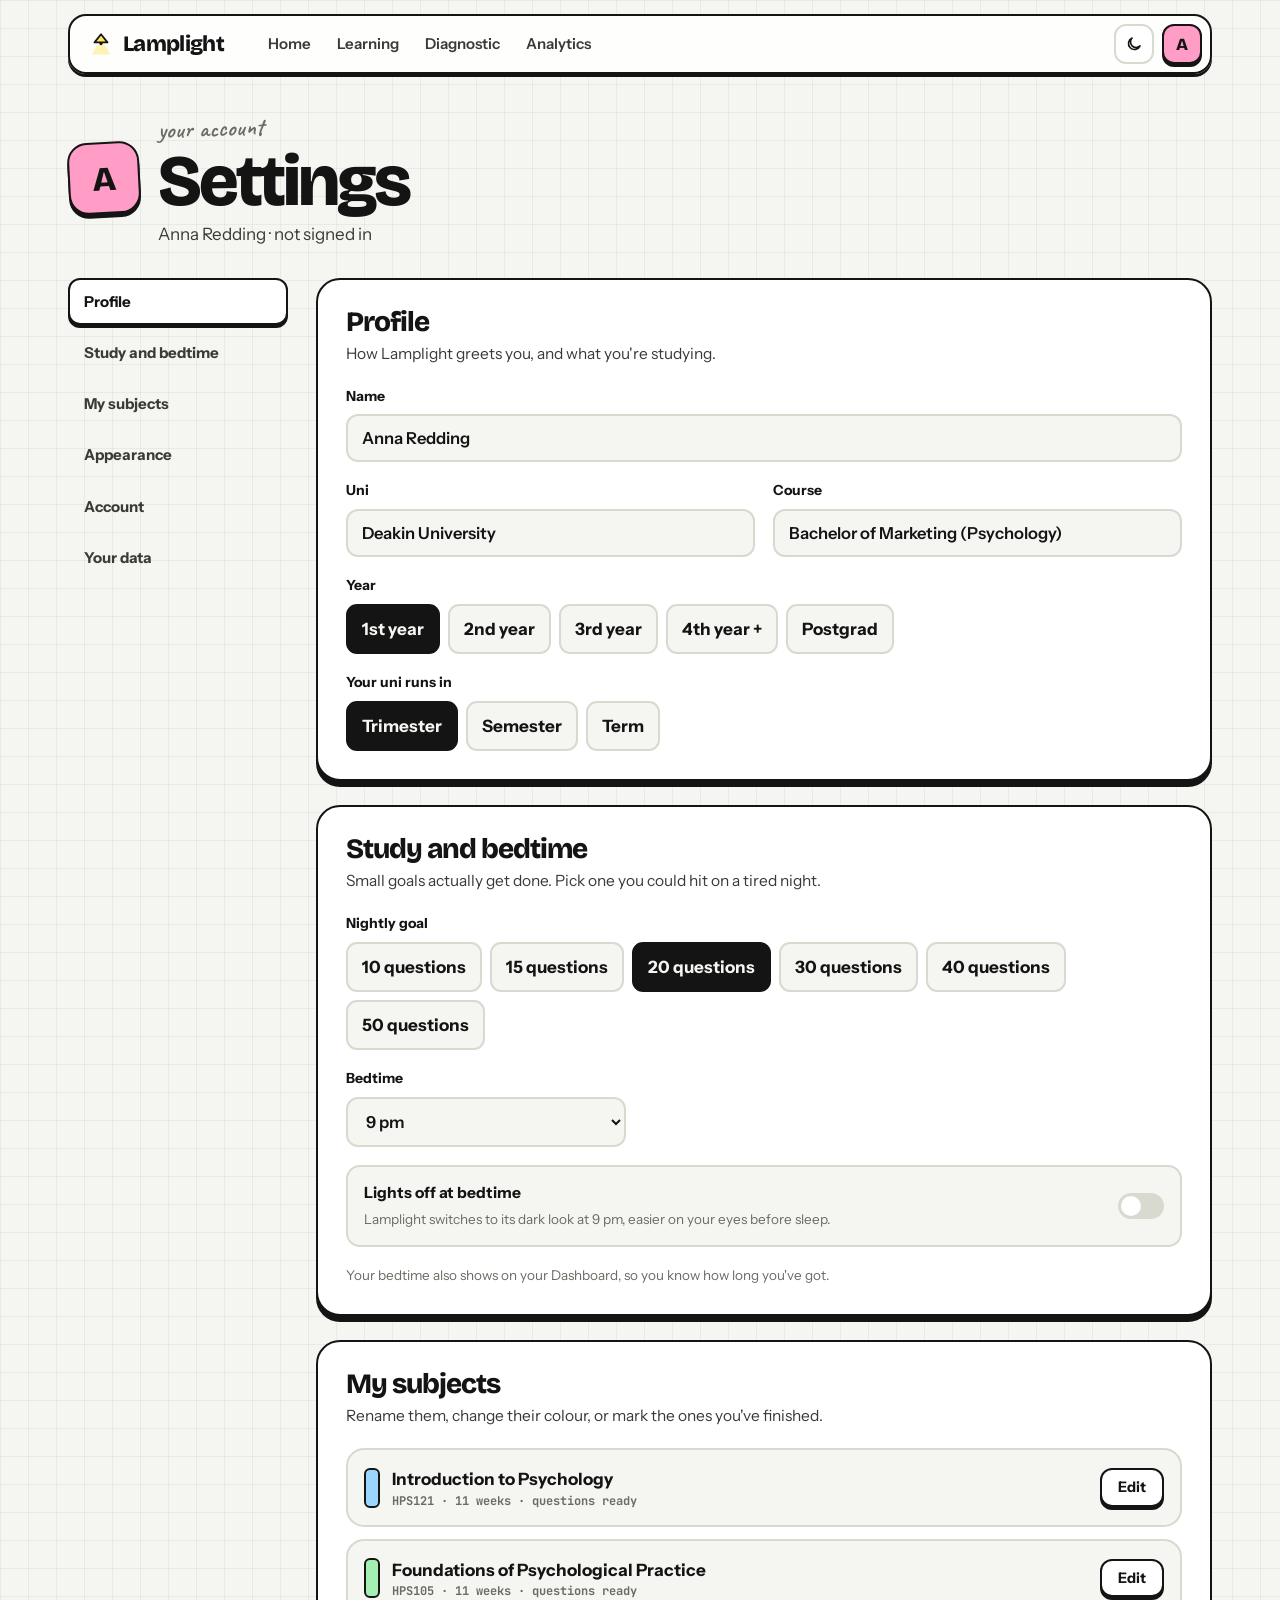
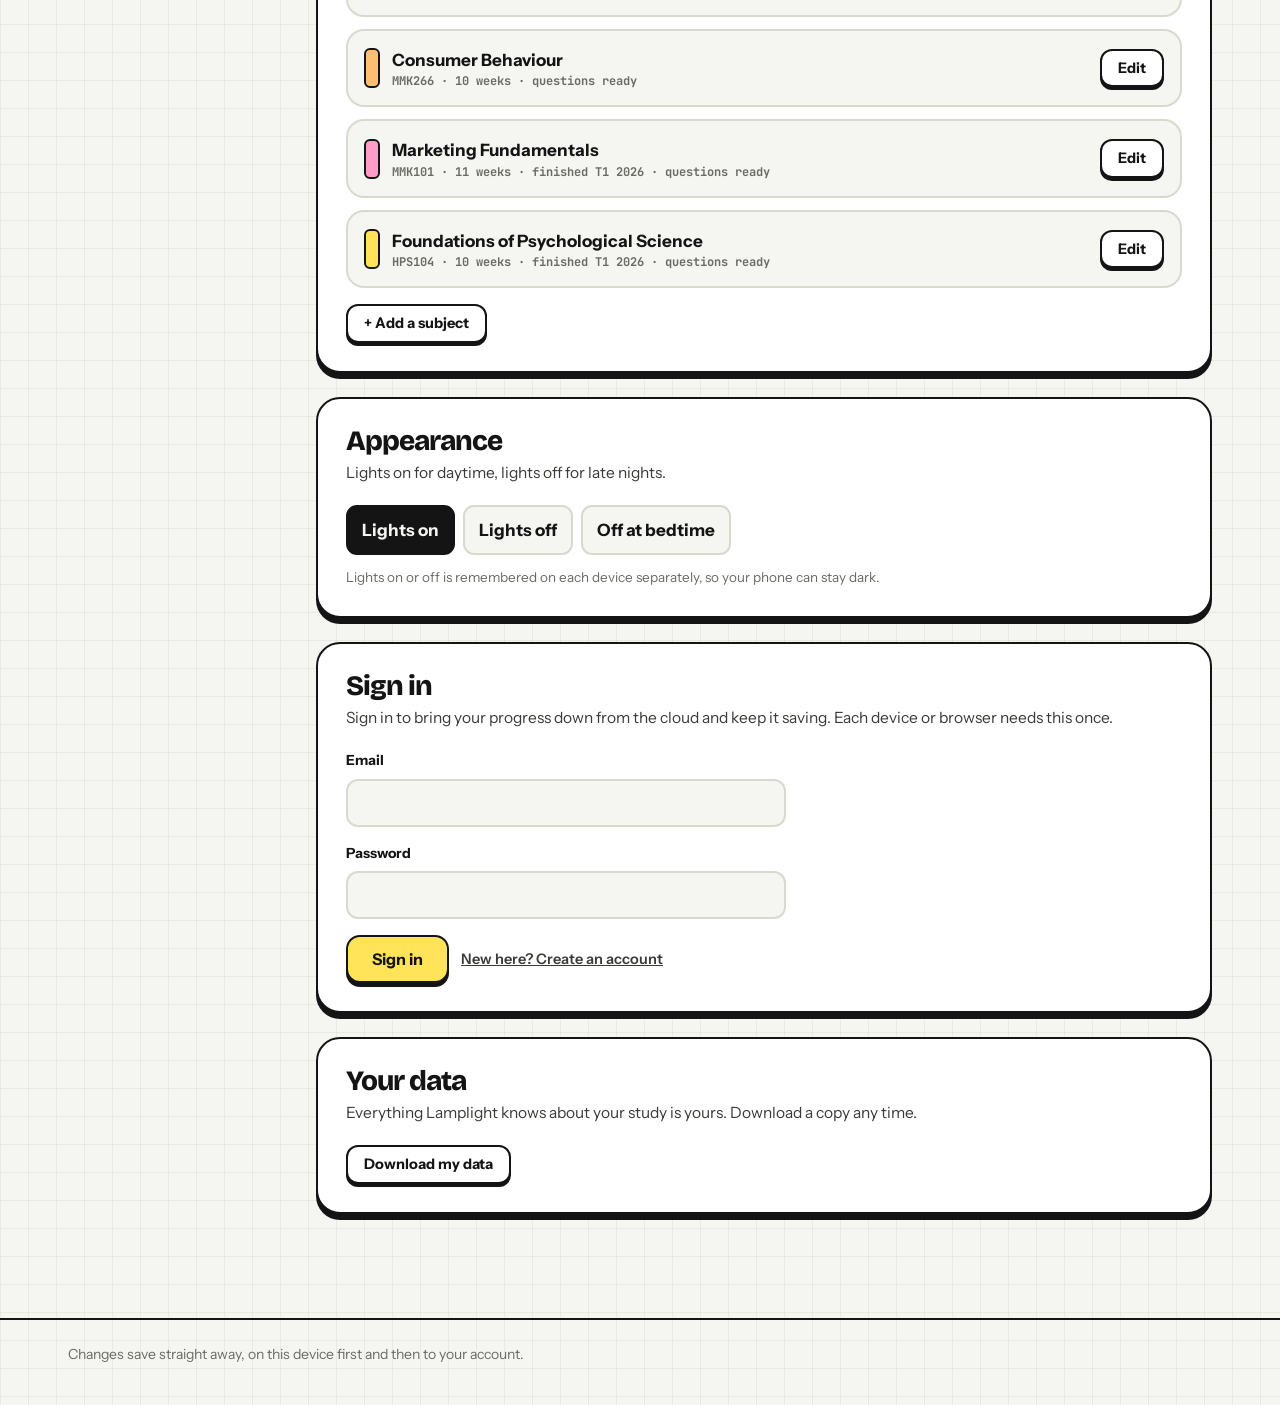
<file: account.html>
<!doctype html>
<html lang="en-AU">
<head>
<meta charset="utf-8">
<meta name="viewport" content="width=device-width, initial-scale=1, viewport-fit=cover">
<title>Settings · Lamplight</title>
<link rel="preconnect" href="https://fonts.googleapis.com">
<link rel="preconnect" href="https://fonts.gstatic.com" crossorigin>
<link rel="stylesheet" href="https://fonts.googleapis.com/css2?family=Bricolage+Grotesque:opsz,wght@12..96,500;12..96,700;12..96,800&family=Caveat:wght@600;700&family=Instrument+Sans:wght@400;500;600;700&family=JetBrains+Mono:wght@500;700&display=swap">
<link rel="stylesheet" href="css/lamplight.css">
<style>
  .navlinks a[aria-current="page"] { background: var(--hl-yellow); color: #141414; }
  .avatar { width: 40px; height: 40px; border-radius: 12px; border: 2px solid var(--ink); background: var(--hl-pink); color: #141414; display: grid; place-items: center; font: 800 17px var(--font-display); text-decoration: none; box-shadow: 0 3px 0 var(--shadow); }
  .icon-btn { width: 40px; height: 40px; border-radius: 12px; border: 2px solid var(--line); background: var(--card); display: grid; place-items: center; cursor: pointer; color: var(--ink); }
  .pagefoot { margin-top: 80px; border-top: 2px solid var(--ink); padding-block: 24px 40px; color: var(--muted); font-size: 14px; }

  .top { margin-top: 34px; display: flex; align-items: center; gap: 18px; flex-wrap: wrap; }
  .top .big { width: 72px; height: 72px; border-radius: 20px; border: 2.5px solid var(--ink); background: var(--hl-pink); color: #141414; display: grid; place-items: center; font: 800 34px var(--font-display); box-shadow: 0 4px 0 var(--shadow); transform: rotate(-3deg); }
  .top .hand { font-size: 24px; color: var(--muted); display: block; transform: rotate(-2deg); }
  .top h1 { font-size: clamp(40px, 6vw, 72px); letter-spacing: -0.045em; }
  .top p { margin: 4px 0 0; color: var(--ink-2); }

  .layout { display: grid; grid-template-columns: 220px 1fr; gap: 28px; margin-top: 30px; align-items: start; }
  @media (max-width: 860px) { .layout { grid-template-columns: 1fr; } }
  .snav { position: sticky; top: 100px; display: grid; gap: 4px; }
  @media (max-width: 860px) { .snav { position: static; display: flex; overflow-x: auto; gap: 6px; padding-bottom: 4px; scrollbar-width: none; } .snav::-webkit-scrollbar { display: none; } }
  .snav a { text-decoration: none; font-weight: 700; font-size: 15px; padding: 10px 14px; border-radius: 12px; color: var(--ink-2); border: 2px solid transparent; white-space: nowrap; }
  .snav a:hover { background: var(--paper-2); }
  .snav a[aria-current="true"] { background: var(--card); border-color: var(--ink); color: var(--ink); box-shadow: 0 3px 0 var(--shadow); }

  .sec { background: var(--card); border: 2.5px solid var(--ink); border-radius: 24px; box-shadow: 0 6px 0 var(--shadow); padding: 28px; margin-bottom: 24px; scroll-margin-top: 100px; }
  @media (max-width: 600px) { .sec { padding: 20px; } }
  .sec h2 { font-size: 28px; letter-spacing: -0.035em; }
  .sec .lead { margin: 6px 0 20px; color: var(--ink-2); font-size: 15.5px; }
  .rows { display: grid; gap: 18px; }
  .grid2 { display: grid; grid-template-columns: 1fr 1fr; gap: 18px; }
  @media (max-width: 600px) { .grid2 { grid-template-columns: 1fr; } }
  .field select, .field input { font: 600 16.5px var(--font-body); padding: 12px 14px; border-radius: 12px; border: 2px solid var(--line); background: var(--paper); color: var(--ink); width: 100%; box-sizing: border-box; }
  .field input:focus, .field select:focus { outline: none; border-color: var(--ink); }
  .field input[readonly] { color: var(--muted); }
  .chips { display: flex; gap: 8px; flex-wrap: wrap; }
  .chip-b { min-width: 48px; padding: 10px 14px; border-radius: 11px; border: 2px solid var(--line); background: var(--paper); font-weight: 700; cursor: pointer; color: var(--ink); }
  .chip-b[aria-pressed="true"] { border-color: var(--ink); background: var(--ink); color: var(--paper); }
  .toggle { display: flex; align-items: center; justify-content: space-between; gap: 16px; padding: 14px 16px; border-radius: 14px; background: var(--paper); border: 2px solid var(--line); cursor: pointer; }
  .toggle b { display: block; font-size: 15.5px; } .toggle small { color: var(--muted); font-size: 13.5px; }
  .sw { flex: none; width: 46px; height: 26px; border-radius: 99px; background: var(--line); position: relative; border: 0; cursor: pointer; transition: background .15s; }
  .sw::after { content: ""; position: absolute; top: 3px; left: 3px; width: 20px; height: 20px; border-radius: 50%; background: var(--card); transition: left .15s; }
  .sw[aria-checked="true"] { background: var(--ink); } .sw[aria-checked="true"]::after { left: 23px; }
  .note { font-size: 13.5px; color: var(--muted); margin: 0; }

  .subs { display: grid; gap: 12px; }
  .subcard { border: 2px solid var(--line); border-radius: 18px; background: var(--paper); padding: 16px; display: grid; gap: 14px; }
  .subcard .hd { display: flex; align-items: center; gap: 12px; }
  .subcard .hd i { flex: none; width: 16px; height: 40px; border-radius: 6px; border: 2px solid var(--ink); background: var(--c); }
  .subcard .hd b { font-size: 17px; } .subcard .hd small { display: block; font: 700 12px var(--font-mono); color: var(--muted); }
  .subcard .hd .edit { margin-left: auto; }
  .subcard .body { display: grid; gap: 14px; }
  .swatches { display: flex; gap: 8px; }
  .swatch { width: 34px; height: 34px; border-radius: 10px; border: 2px solid var(--line); cursor: pointer; }
  .swatch[aria-pressed="true"] { border-color: var(--ink); box-shadow: 0 3px 0 var(--shadow); }
  .rowbtns { display: flex; gap: 12px; flex-wrap: wrap; align-items: center; }
  .linkish { border: 0; background: none; padding: 0; font: 600 14.5px var(--font-body); color: var(--ink-2); text-decoration: underline; cursor: pointer; }
  .linkish.danger { color: var(--bad); }

  .status { display: flex; align-items: center; gap: 12px; padding: 16px 18px; border: 2px solid var(--line); border-radius: 16px; background: var(--paper); }
  .status i { flex: none; width: 16px; height: 16px; border-radius: 99px; border: 2px solid var(--ink); background: var(--good); }
  .status[data-s="syncing"] i { background: var(--hl-yellow); } .status[data-s="error"] i, .status[data-s="off"] i { background: var(--bad); }
  .status b { display: block; font-size: 16px; } .status small { color: var(--muted); font-size: 14px; }
  .msg { margin: 0; font-weight: 600; font-size: 15px; padding: 12px 14px; border-radius: 12px; }
  .msg.bad { color: var(--bad); background: var(--bad-soft); } .msg.good { color: var(--good); background: var(--good-soft); }
  .form { display: grid; gap: 16px; max-width: 440px; }
  .toast { position: fixed; left: 50%; bottom: calc(24px + env(safe-area-inset-bottom, 0px)); transform: translate(-50%, 20px); opacity: 0; background: var(--ink); color: var(--paper); font-weight: 700; padding: 11px 18px; border-radius: 12px; transition: all .2s; z-index: 95; pointer-events: none; }
  .toast.on { opacity: 1; transform: translate(-50%, 0); }
  @media (max-width: 820px) { .toast { bottom: calc(96px + env(safe-area-inset-bottom, 0px)); } }
</style>
<script src="js/config.js"></script>
<script src="js/sync.js"></script>
<script src="js/menu.js"></script>
</head>
<body class="app">

<header class="topbar">
  <div class="wrap">
    <div class="bar">
      <a class="brand" href="index.html" aria-label="Lamplight home">
        <svg viewBox="0 0 32 32" aria-hidden="true"><path d="M8 14 16 4l8 10Z" fill="var(--hl-yellow)" stroke="var(--ink)" stroke-width="2.2" stroke-linejoin="round"/><path d="M11 17 5 29h22l-6-12Z" fill="var(--hl-yellow)" opacity=".45"/><circle cx="16" cy="15.5" r="2" fill="var(--ink)"/></svg>
        Lamplight
      </a>
      <nav class="navlinks" aria-label="Main">
        <a href="dashboard.html" data-nav="home">Home</a>
        <a href="subject.html" data-nav="learning">Learning</a>
        <a href="diagnostic.html">Diagnostic</a>
        <a href="analytics.html">Analytics</a>
      </nav>
      <div class="nav-actions">
        <button class="icon-btn" type="button" id="lights" aria-label="Turn lights off" title="Lights off">
          <svg width="18" height="18" viewBox="0 0 24 24" fill="none" stroke="currentColor" stroke-width="2.2" stroke-linecap="round" stroke-linejoin="round"><path d="M20 14.5A8 8 0 1 1 9.5 4a6.5 6.5 0 0 0 10.5 10.5Z"/></svg>
        </button>
        <a class="avatar" href="account.html" aria-label="Your account">S</a>
      </div>
    </div>
  </div>
</header>

<main class="wrap" id="main">
  <section class="top"><span class="big" id="bigA">A</span><div><span class="hand">your account</span><h1>Settings</h1><p id="topLine"></p></div></section>
  <div class="layout">
    <nav class="snav" id="snav" aria-label="Settings sections">
      <a href="#profile">Profile</a><a href="#study">Study and bedtime</a><a href="#subjects">My subjects</a><a href="#appearance">Appearance</a><a href="#account">Account</a><a href="#data">Your data</a>
    </nav>
    <div>
      <section class="sec" id="profile"></section>
      <section class="sec" id="study"></section>
      <section class="sec" id="subjects"></section>
      <section class="sec" id="appearance"></section>
      <section class="sec" id="account" aria-live="polite"></section>
      <section class="sec" id="data"></section>
    </div>
  </div>
</main>
<div class="toast" id="toast" role="status"></div>

<footer class="pagefoot"><div class="wrap">Changes save straight away, on this device first and then to your account.</div></footer>

<script src="data/units.js"></script>
<script src="js/banks.js"></script>
<script src="js/account.js"></script>
<script src="js/subnav.js"></script>
<script>
(() => {
  const $ = (s, r = document) => r.querySelector(s);
  const esc = s => String(s == null ? '' : s).replace(/[&<>"']/g, c => ({ '&': '&amp;', '<': '&lt;', '>': '&gt;', '"': '&quot;', "'": '&#39;' }[c]));
  const read = (k, d) => { try { const v = localStorage.getItem(k); return v ? JSON.parse(v) : d; } catch (e) { return d; } };
  const write = (k, v) => { try { localStorage.setItem(k, JSON.stringify(v)); } catch (e) {} };
  const S = window.LamplightSync, L = window.Lamplight || {};
  const prof = () => read('lamplight:profile', {}) || {};
  let tt; const toast = t => { const el = $('#toast'); el.textContent = t; el.classList.add('on'); clearTimeout(tt); tt = setTimeout(() => el.classList.remove('on'), 1800); };
  const saveProf = (patch, msg) => { write('lamplight:profile', Object.assign({}, prof(), patch)); toast(msg || 'Saved'); top(); };
  const chips = (key, vals, cur, label) => '<div class="chips" data-chips="' + key + '">' + vals.map(v => '<button type="button" class="chip-b" data-v="' + esc(v) + '" aria-pressed="' + (String(cur) === String(v)) + '">' + esc(label ? label(v) : v) + '</button>').join('') + '</div>';
  const t12 = t => { const [h, m] = t.split(':').map(Number); return (h % 12 || 12) + (m ? ':' + String(m).padStart(2, '0') : '') + (h >= 12 && h < 24 ? ' pm' : ' am'); };
  const COLOURS = [['Yellow', 'var(--hl-yellow)'], ['Pink', 'var(--hl-pink)'], ['Blue', 'var(--hl-blue)'], ['Green', 'var(--hl-green)'], ['Orange', 'var(--hl-orange)']];

  function top() {
    const p = prof(), name = String(p.name || '').trim();
    $('#bigA').textContent = (name || 'L')[0].toUpperCase();
    const info = S ? S.info() : { signedIn: false };
    $('#topLine').textContent = (name ? name + ' · ' : '') + (info.signedIn ? info.email : 'not signed in');
    document.querySelectorAll('a.avatar').forEach(a => { if (name) a.textContent = name[0].toUpperCase(); });
  }

  /* ---------- profile ---------- */
  function profile() {
    const p = prof();
    $('#profile').innerHTML = '<h2>Profile</h2><p class="lead">How Lamplight greets you, and what you\'re studying.</p><div class="rows">' +
      '<label class="field"><span>Name</span><input id="fName" autocomplete="name" value="' + esc(p.name || '') + '"></label>' +
      '<div class="grid2"><label class="field"><span>Uni</span><input id="fUni" value="' + esc(p.uni || '') + '" placeholder="e.g. Deakin University"></label>' +
      '<label class="field"><span>Course</span><input id="fCourse" value="' + esc(p.course || '') + '" placeholder="e.g. Bachelor of Marketing"></label></div>' +
      '<div class="field"><span>Year</span>' + chips('year', ['1st year', '2nd year', '3rd year', '4th year +', 'Postgrad'], p.year) + '</div>' +
      '<div class="field"><span>Your uni runs in</span>' + chips('period', ['Trimester', 'Semester', 'Term'], p.period) + '</div></div>';
    [['fName', 'name'], ['fUni', 'uni'], ['fCourse', 'course']].forEach(([id, k]) => { $('#' + id).addEventListener('change', e => saveProf({ [k]: e.target.value.trim() })); });
  }

  /* ---------- study and bedtime ---------- */
  function study() {
    const p = prof(), times = []; for (let h = 19; h <= 24; h++) { times.push((h === 24 ? '00' : h) + ':00'); if (h < 24) times.push(h + ':30'); }
    const lt = p.lightsAt || '21:00';
    $('#study').innerHTML = '<h2>Study and bedtime</h2><p class="lead">Small goals actually get done. Pick one you could hit on a tired night.</p><div class="rows">' +
      '<div class="field"><span>Nightly goal</span>' + chips('goal', [10, 15, 20, 30, 40, 50], +p.goal || 20, v => v + ' questions') + '</div>' +
      '<label class="field" style="max-width:280px"><span>Bedtime</span><select id="fBed">' + times.map(t => '<option value="' + t + '"' + (t === lt ? ' selected' : '') + '>' + t12(t === '00:00' ? '24:00' : t).replace('12 am', 'Midnight') + '</option>').join('') + '</select></label>' +
      '<div class="toggle" data-tog="autoDark"><div><b>Lights off at bedtime</b><small>Lamplight switches to its dark look at ' + t12(lt === '00:00' ? '24:00' : lt).replace('12 am', 'midnight') + ', easier on your eyes before sleep.</small></div><button type="button" class="sw" role="switch" aria-checked="' + !!p.autoDark + '" aria-label="Lights off at bedtime"></button></div>' +
      '<p class="note">Your bedtime also shows on your Dashboard, so you know how long you\'ve got.</p></div>';
    $('#fBed').addEventListener('change', e => { saveProf({ lightsAt: e.target.value }, 'Bedtime saved'); study(); });
  }

  /* ---------- subjects ---------- */
  let editing = null;
  function subjects() {
    const list = L.subjects ? L.subjects() : read('lamplight:subjects', []);
    const U = window.LAMPLIGHT_UNITS || {};
    const card = s => {
      const has = U[s.code || s.id], open = editing === s.id;
      return '<div class="subcard" style="--c:' + s.colour + '"><div class="hd"><i></i><div><b>' + esc(s.name) + '</b><small>' + esc(s.code || 'no code') + ' · ' + s.weeks + ' weeks' + (s.done ? ' · finished' + (s.term ? ' ' + esc(s.term) : '') : '') + (has ? ' · questions ready' : '') + '</small></div>' +
        '<button type="button" class="btn btn-small edit" data-edit="' + esc(s.id) + '">' + (open ? 'Done' : 'Edit') + '</button></div>' +
        (open ? '<div class="body">' +
          '<label class="field"><span>Name</span><input data-f="name" value="' + esc(s.name) + '"></label>' +
          '<div class="grid2"><label class="field"><span>Unit code</span><input value="' + esc(s.code || '') + '" readonly title="The code links the subject to its questions, so it can\'t be changed here."></label>' +
          '<label class="field"><span>Weeks</span><select data-f="weeks">' + [6, 8, 10, 11, 12, 13, 14].map(n => '<option' + (+s.weeks === n ? ' selected' : '') + '>' + n + '</option>').join('') + '</select></label></div>' +
          '<div class="field"><span>Highlighter</span><div class="swatches">' + COLOURS.map(c => '<button type="button" class="swatch" data-col="' + c[1] + '" aria-label="' + c[0] + '" aria-pressed="' + (s.colour === c[1]) + '" style="background:' + c[1] + '"></button>').join('') + '</div></div>' +
          '<div class="toggle" data-done><div><b>I\'ve finished this unit</b><small>Moves it to the end of your list. Everything stays, so you can still revise it.</small></div><button type="button" class="sw" role="switch" aria-checked="' + !!s.done + '" aria-label="Finished this unit"></button></div>' +
          '<div class="rowbtns"><button type="button" class="linkish danger" data-remove="' + esc(s.id) + '">Remove this subject</button><span class="note">Your progress is kept if you add it back later.</span></div>' +
        '</div>' : '') + '</div>';
    };
    $('#subjects').innerHTML = '<h2>My subjects</h2><p class="lead">Rename them, change their colour, or mark the ones you\'ve finished.</p><div class="subs">' +
      (list.length ? list.map(card).join('') : '<p class="note">No subjects yet.</p>') + '</div><div class="rowbtns" style="margin-top:16px"><button type="button" class="btn btn-small" data-addsub>+ Add a subject</button></div>';
  }
  function updateSub(id, patch, msg) {
    const list = (L.subjects ? L.subjects() : []).map(s => s.id === id ? Object.assign({}, s, patch) : s);
    (L.saveSubjects || (v => write('lamplight:subjects', v)))(list); toast(msg || 'Saved'); subjects(); window.dispatchEvent(new Event('lamplight:subjects'));
  }

  /* ---------- appearance ---------- */
  function appearance() {
    const p = prof(), dark = document.documentElement.getAttribute('data-theme') === 'dark';
    const mode = p.autoDark ? 'auto' : dark ? 'dark' : 'light';
    $('#appearance').innerHTML = '<h2>Appearance</h2><p class="lead">Lights on for daytime, lights off for late nights.</p>' +
      chips('look', ['light', 'dark', 'auto'], mode, v => ({ light: 'Lights on', dark: 'Lights off', auto: 'Off at bedtime' })[v]) +
      '<p class="note" style="margin-top:12px">Lights on or off is remembered on each device separately, so your phone can stay dark.</p>';
  }
  function setLook(v) {
    const root = document.documentElement;
    if (v === 'dark') root.setAttribute('data-theme', 'dark'); else if (v === 'light') root.removeAttribute('data-theme');
    write('lamplight:theme-manual', { day: new Date().toDateString() });
    saveProf({ autoDark: v === 'auto' }, v === 'auto' ? 'Lights go off at bedtime' : 'Saved');
    if (v === 'auto') { const lt = (prof().lightsAt || '21:00').split(':').map(Number), n = new Date(), m = n.getHours() * 60 + n.getMinutes(); if (m >= lt[0] * 60 + (lt[1] || 0) || m < 360) root.setAttribute('data-theme', 'dark'); else root.removeAttribute('data-theme'); }
    appearance(); study();
  }

  /* ---------- account ---------- */
  let mode = 'in', note = null, busy = false, pwOpen = false;
  const when = t => { if (!t) return 'not yet'; const m = Math.round((Date.now() - t) / 60000); return m < 1 ? 'just now' : m < 60 ? m + ' min ago' : new Date(t).toLocaleString('en-AU', { weekday: 'short', hour: 'numeric', minute: '2-digit' }); };
  function account() {
    const info = S ? S.info() : { ready: false }, A = $('#account');
    if (!info.ready) { A.innerHTML = '<h2>Account</h2><p class="lead">Cloud saving isn\'t connected on this copy of Lamplight, so everything stays on this device.</p>'; return; }
    if (info.signedIn) {
      const label = { synced: 'Saved to the cloud', syncing: 'Saving now', error: 'Couldn\'t save just now', off: 'Not saving' }[info.status] || 'Saved';
      const sub = info.status === 'error' ? esc(info.error || 'Check your internet. It will try again.') : 'Last synced ' + when(info.last) + (info.pending ? ', ' + info.pending + ' change' + (info.pending > 1 ? 's' : '') + ' waiting' : '');
      A.innerHTML = '<h2>Account</h2><p class="lead">Signed in as <b>' + esc(info.email) + '</b>. Sign in with the same email on any device to pick up where you left off.</p><div class="rows">' +
        '<div class="status" data-s="' + info.status + '"><i></i><div><b>' + label + '</b><small>' + sub + '</small></div></div>' +
        '<div class="rowbtns"><button class="btn btn-small" id="syncNow" type="button"' + (busy ? ' disabled' : '') + '>Sync now</button><button class="btn btn-small" id="pwBtn" type="button">' + (pwOpen ? 'Cancel' : 'Change password') + '</button><button class="btn btn-small" id="out" type="button"' + (busy ? ' disabled' : '') + '>Sign out</button></div>' +
        (pwOpen ? '<form class="form" id="pwf" novalidate><label class="field"><span>New password <em>(6 or more characters)</em></span><input id="pw1" type="password" autocomplete="new-password"></label><label class="field"><span>Type it again</span><input id="pw2" type="password" autocomplete="new-password"></label><div><button class="btn btn-yellow btn-small" type="submit">Save new password</button></div></form>' : '') +
        (note ? '<p class="msg ' + note[0] + '">' + esc(note[1]) + '</p>' : '') + '</div>';
      $('#syncNow').onclick = () => { busy = true; account(); S.syncNow().then(() => { busy = false; account(); toast('Synced'); }); };
      $('#out').onclick = () => { busy = true; account(); S.signOut().then(() => { busy = false; note = ['good', 'Signed out. Everything stays saved on this device too.']; account(); top(); }); };
      $('#pwBtn').onclick = () => { pwOpen = !pwOpen; note = null; account(); if (pwOpen) $('#pw1').focus(); };
      if ($('#pwf')) $('#pwf').onsubmit = e => {
        e.preventDefault(); const a = $('#pw1').value, b = $('#pw2').value;
        if (a.length < 6) { note = ['bad', 'Your password needs at least 6 characters.']; return account(); }
        if (a !== b) { note = ['bad', 'Those two don\'t match. Try again.']; return account(); }
        S.changePassword(a).then(() => { pwOpen = false; note = ['good', 'Password changed. Use it next time you sign in.']; account(); }).catch(err => { note = ['bad', err.message]; account(); });
      };
      return;
    }
    const up = mode === 'up';
    const keepEm = $('#em') ? $('#em').value : '', keepPw = $('#pw') ? $('#pw').value : '';
    if (!note && info.signedOutAt) note = ['bad', 'You were signed out on this device. Sign in again and everything comes back.'];
    A.innerHTML = '<h2>' + (up ? 'Create your account' : 'Sign in') + '</h2><p class="lead">' + (up ? 'Make an account so your subjects, scores and diagnostic follow you to every device.' : 'Sign in to bring your progress down from the cloud and keep it saving. Each device or browser needs this once.') + '</p>' +
      '<form class="form" id="f" novalidate><label class="field"><span>Email</span><input id="em" type="email" autocomplete="email"></label>' +
      '<label class="field"><span>Password</span><input id="pw" type="password" autocomplete="' + (up ? 'new-password' : 'current-password') + '"></label>' +
      (note ? '<p class="msg ' + note[0] + '">' + esc(note[1]) + '</p>' : '') +
      '<div class="rowbtns"><button class="btn btn-yellow" type="submit"' + (busy ? ' disabled' : '') + '>' + (busy ? 'One moment' : up ? 'Create account' : 'Sign in') + '</button><button class="linkish" type="button" id="swap">' + (up ? 'Already have an account? Sign in' : 'New here? Create an account') + '</button></div></form>';
    $('#em').value = keepEm || prof().email || ''; $('#pw').value = keepPw;
    $('#swap').onclick = () => { mode = up ? 'in' : 'up'; note = null; account(); };
    $('#f').onsubmit = e => {
      e.preventDefault(); const em = $('#em').value.trim(), pw = $('#pw').value;
      if (!/^\S+@\S+\.\S+$/.test(em)) { note = ['bad', 'Pop in your email address.']; return account(); }
      if (pw.length < 6) { note = ['bad', 'Your password needs at least 6 characters.']; return account(); }
      busy = true; note = null; account(); $('#em').value = em;
      (up ? S.signUp(em, pw) : S.signIn(em, pw).then(() => ({ signedIn: true })))
        .then(r => { busy = false; if (r && r.confirm) { mode = 'in'; note = ['good', 'Nearly there. Check your email for a confirm link, then sign in.']; } else { note = null; toast('Signed in'); } account(); renderAll(); })
        .catch(err => { busy = false; note = ['bad', err.message]; account(); $('#em').value = em; });
    };
  }

  /* ---------- your data ---------- */
  function data() {
    $('#data').innerHTML = '<h2>Your data</h2><p class="lead">Everything Lamplight knows about your study is yours. Download a copy any time.</p><button class="btn btn-small" type="button" id="dl">Download my data</button>';
    $('#dl').onclick = () => {
      const out = {}; for (let i = 0; i < localStorage.length; i++) { const k = localStorage.key(i); if (k.startsWith('lamplight:') && !k.startsWith('lamplight:_')) { try { out[k] = JSON.parse(localStorage.getItem(k)); } catch (e) { out[k] = localStorage.getItem(k); } } }
      const a = document.createElement('a'); a.href = URL.createObjectURL(new Blob([JSON.stringify(out, null, 1)], { type: 'application/json' }));
      a.download = 'lamplight-data-' + new Date().toISOString().slice(0, 10) + '.json'; document.body.appendChild(a); a.click(); a.remove();
    };
  }

  /* ---------- wiring ---------- */
  document.addEventListener('click', e => {
    const c = e.target.closest('[data-chips] .chip-b');
    if (c) { const key = c.parentElement.dataset.chips, v = c.dataset.v;
      if (key === 'look') return setLook(v);
      saveProf({ [key]: key === 'goal' ? +v : v }, key === 'goal' ? 'Nightly goal: ' + v + ' questions' : 'Saved');
      c.parentElement.querySelectorAll('.chip-b').forEach(b => b.setAttribute('aria-pressed', b === c)); return; }
    const tg = e.target.closest('[data-tog]');
    if (tg) { const k = tg.dataset.tog, on = !prof()[k]; if (k === 'autoDark') return setLook(on ? 'auto' : (document.documentElement.getAttribute('data-theme') === 'dark' ? 'dark' : 'light')); return; }
    const ed = e.target.closest('[data-edit]'); if (ed) { editing = editing === ed.dataset.edit ? null : ed.dataset.edit; subjects(); return; }
    const sw = e.target.closest('.swatch'); if (sw && editing) { updateSub(editing, { colour: sw.dataset.col }, 'Colour changed'); return; }
    const dn = e.target.closest('[data-done]'); if (dn && editing) { const s = (L.subjects() || []).find(x => x.id === editing); updateSub(editing, { done: !s.done }, s.done ? 'Back in your current subjects' : 'Marked as finished'); return; }
    const rm = e.target.closest('[data-remove]');
    if (rm) { if (!rm.dataset.sure) { rm.dataset.sure = '1'; rm.textContent = 'Tap again to remove'; return; }
      (L.saveSubjects)((L.subjects() || []).filter(s => s.id !== rm.dataset.remove)); editing = null; toast('Subject removed'); subjects(); window.dispatchEvent(new Event('lamplight:subjects')); return; }
    if (e.target.closest('[data-addsub]')) { if (L.addSubject) L.addSubject(); return; }
  });
  document.addEventListener('change', e => {
    const f = e.target.closest('.subcard [data-f]'); if (!f || !editing) return;
    const k = f.dataset.f, v = k === 'weeks' ? +f.value : f.value.trim(); if (k === 'name' && !v) return;
    updateSub(editing, { [k]: v }, k === 'name' ? 'Renamed' : 'Saved');
  });
  window.addEventListener('lamplight:subjects', () => subjects());

  /* highlight the section you're looking at */
  const links = [...document.querySelectorAll('.snav a')];
  const mark = id => links.forEach(a => a.setAttribute('aria-current', String(a.getAttribute('href') === '#' + id)));
  const obs = new IntersectionObserver(es => { const v = es.filter(x => x.isIntersecting).sort((a, b) => a.boundingClientRect.top - b.boundingClientRect.top)[0]; if (v) mark(v.target.id); }, { rootMargin: '-90px 0px -60% 0px' });
  document.querySelectorAll('.sec').forEach(s => obs.observe(s));
  mark((location.hash || '#profile').slice(1));

  function renderAll() { top(); profile(); study(); subjects(); appearance(); account(); data(); }
  renderAll();
  if (location.hash) { const t = document.querySelector(location.hash); if (t) setTimeout(() => t.scrollIntoView({ block: 'start' }), 60); }
  window.addEventListener('hashchange', () => { const t = document.querySelector(location.hash); if (t) t.scrollIntoView({ behavior: 'smooth', block: 'start' }); });
  if (S) S.on(() => { if (!document.activeElement || !document.activeElement.closest || !document.activeElement.closest('#account form')) { account(); top(); } });
  $('#lights').addEventListener('click', () => {
    const dark = document.documentElement.getAttribute('data-theme') === 'dark';
    if (dark) document.documentElement.removeAttribute('data-theme'); else document.documentElement.setAttribute('data-theme', 'dark');
    setTimeout(appearance, 0);
  });
})();
</script>
<script src="js/tour.js"></script>
</body>
</html>
</file>
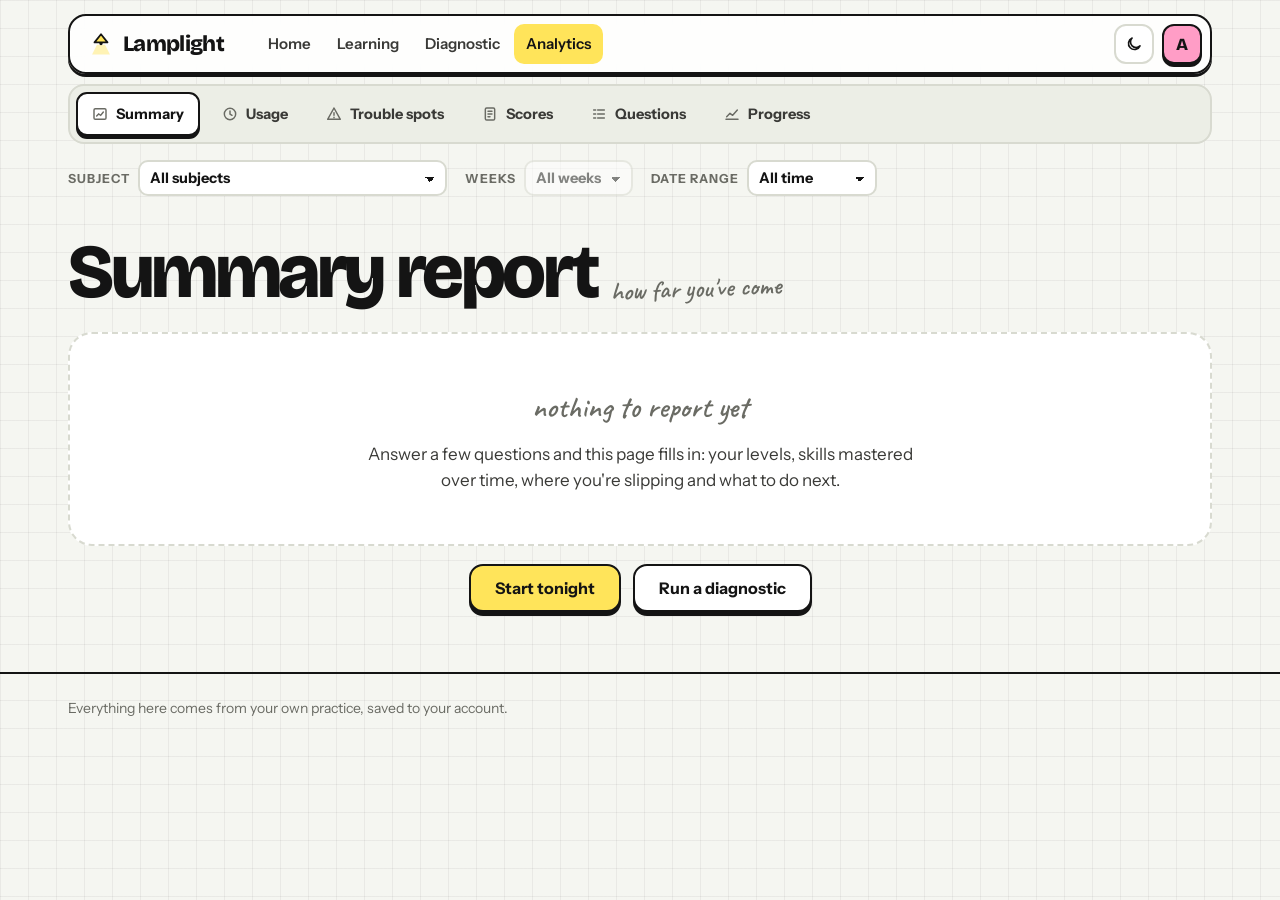
<file: analytics.html>
<!doctype html>
<html lang="en-AU">
<head>
<meta charset="utf-8">
<meta name="viewport" content="width=device-width, initial-scale=1, viewport-fit=cover">
<title>Analytics · Lamplight</title>
<link rel="preconnect" href="https://fonts.googleapis.com">
<link rel="preconnect" href="https://fonts.gstatic.com" crossorigin>
<link rel="stylesheet" href="https://fonts.googleapis.com/css2?family=Bricolage+Grotesque:opsz,wght@12..96,500;12..96,700;12..96,800&family=Caveat:wght@600;700&family=Instrument+Sans:wght@400;500;600;700&family=JetBrains+Mono:wght@500;700&display=swap">
<link rel="stylesheet" href="css/lamplight.css">
<style>
  /* chart series colours (validated for colour-blind separation and contrast) */
  :root { --s1: #2F7FC1; --s2: #D9731A; --s3: #6B4FB8; --s4: #2E9A5B; --s5: #C2416E; }
  :root[data-theme="dark"] { --s1: #4A97D9; --s2: #D2762C; --s3: #8A72D6; --s4: #36A064; --s5: #D9658E; }

  .navlinks a[aria-current="page"] { background: var(--hl-yellow); color: #141414; }
  .avatar { width: 40px; height: 40px; border-radius: 12px; border: 2px solid var(--ink); background: var(--hl-pink); color: #141414; display: grid; place-items: center; font: 800 17px var(--font-display); text-decoration: none; box-shadow: 0 3px 0 var(--shadow); }
  .icon-btn { width: 40px; height: 40px; border-radius: 12px; border: 2px solid var(--line); background: var(--card); display: grid; place-items: center; cursor: pointer; color: var(--ink); }
  .icon-btn:hover { border-color: var(--ink); }

  /* report tabs + filters (IXL's second row) */
  .rtabs { margin-top: 10px; display: flex; gap: 6px; overflow-x: auto; scrollbar-width: none; background: var(--paper-2); border: 2px solid var(--line); border-radius: 16px; padding: 6px; }
  .rtabs::-webkit-scrollbar { display: none; }
  .rtab { flex: none; display: inline-flex; align-items: center; gap: 8px; padding: 9px 14px; border-radius: 11px; border: 2px solid transparent; background: none; font-weight: 700; font-size: 14.5px; color: var(--ink-2); cursor: pointer; }
  .rtab:hover { background: var(--card); color: var(--ink); }
  .rtab[aria-selected="true"] { background: var(--card); color: var(--ink); border-color: var(--ink); box-shadow: 0 3px 0 var(--shadow); }
  .rtab svg { color: var(--muted); }
  .filters { display: flex; flex-wrap: wrap; gap: 10px 18px; align-items: center; margin: 16px 0 0; }
  .filters label { display: inline-flex; align-items: center; gap: 8px; font-size: 12.5px; font-weight: 700; letter-spacing: .08em; text-transform: uppercase; color: var(--muted); }
  .filters select { font: 700 14.5px var(--font-body); letter-spacing: 0; text-transform: none; color: var(--ink); background: var(--card); border: 2px solid var(--line); border-radius: 10px; padding: 7px 30px 7px 10px; appearance: none; background-image: linear-gradient(45deg, transparent 50%, var(--ink) 50%), linear-gradient(135deg, var(--ink) 50%, transparent 50%); background-position: calc(100% - 15px) 55%, calc(100% - 10px) 55%; background-size: 5px 5px; background-repeat: no-repeat; cursor: pointer; }
  .filters select:focus { border-color: var(--ink); outline: none; }
  .sample { margin-left: auto; font-size: 12.5px; font-weight: 700; padding: 6px 10px; border-radius: 99px; border: 1.5px solid var(--ink); background: var(--hl-green); color: #141414; }

  .title { display: flex; align-items: baseline; gap: 14px; flex-wrap: wrap; margin: 38px 0 22px; }
  .title h1 { font-size: clamp(42px, 6vw, 76px); letter-spacing: -0.045em; }
  .title .hand { font-size: 26px; color: var(--muted); transform: rotate(-2deg); display: inline-block; }

  .panel { background: var(--card); border: 2.5px solid var(--ink); border-radius: 24px; box-shadow: 0 6px 0 var(--shadow); padding: 26px; margin-bottom: 26px; }
  @media (max-width: 640px) { .panel { padding: 18px; } }
  .panel h2 { font-size: 30px; letter-spacing: -0.035em; }
  .panel .lead { color: var(--ink-2); margin: 8px 0 20px; font-size: 15.5px; }

  /* growth */
  .growth { display: grid; grid-template-columns: 240px 1fr; gap: 28px; align-items: start; }
  @media (max-width: 820px) { .growth { grid-template-columns: 1fr; } }
  .levels { display: grid; gap: 14px; }
  .lvl { display: grid; grid-template-columns: 14px 1fr; gap: 4px 12px; padding: 14px; border-radius: 16px; background: var(--paper); border: 2px solid var(--line); }
  .lvl i { width: 14px; height: 14px; border-radius: 4px; grid-row: span 2; margin-top: 3px; }
  .lvl small { font-size: 12px; font-weight: 700; letter-spacing: .08em; text-transform: uppercase; color: var(--muted); }
  .lvl small em { font-style: normal; font-weight: 600; letter-spacing: 0; text-transform: none; }
  .lvl b { font: 800 44px/1 var(--font-display); letter-spacing: -0.04em; font-variant-numeric: tabular-nums; }
  .lvl .delta { grid-column: 2; font-size: 13.5px; font-weight: 700; color: var(--good); }
  .chartcard { position: relative; overflow-x: clip; }
  .chartcard .ch-head { display: flex; justify-content: space-between; align-items: center; gap: 12px; flex-wrap: wrap; margin-bottom: 8px; }
  .chartcard .ch-head b { font-size: 12.5px; letter-spacing: .08em; text-transform: uppercase; color: var(--muted); }
  .legend { display: flex; gap: 14px; flex-wrap: wrap; font-size: 13.5px; font-weight: 600; color: var(--ink-2); }
  .legend span { display: inline-flex; align-items: center; gap: 6px; }
  .legend i { width: 12px; height: 12px; border-radius: 3px; }
  .chart { width: 100%; height: auto; display: block; overflow: visible; }
  .chart .grid { stroke: var(--line); stroke-width: 1; }
  .chart .axis { font: 600 11.5px var(--font-body); fill: var(--muted); }
  .chart .end { font: 700 12px var(--font-body); fill: var(--ink); }
  .note { font-size: 13px; color: var(--muted); margin: 10px 0 0; }
  .tip { position: absolute; pointer-events: none; background: var(--ink); color: var(--paper); border-radius: 10px; padding: 8px 10px; font-size: 13px; line-height: 1.35; white-space: nowrap; transform: translate(-50%, calc(-100% - 12px)); opacity: 0; transition: opacity .12s; z-index: 5; }
  .tip b { display: block; font-size: 12px; opacity: .75; font-weight: 600; }
  .tip .row { display: flex; align-items: center; gap: 6px; }
  .tip i { width: 9px; height: 9px; border-radius: 2px; }

  /* accomplishments */
  .kpis { display: grid; grid-template-columns: repeat(3, 1fr); border: 2px solid var(--line); border-radius: 18px; overflow: hidden; }
  @media (max-width: 700px) { .kpis { grid-template-columns: 1fr; } }
  .kpi { padding: 20px 22px; display: flex; gap: 14px; align-items: center; border-right: 2px solid var(--line); }
  .kpi:last-child { border-right: 0; }
  @media (max-width: 700px) { .kpi { border-right: 0; border-bottom: 2px solid var(--line); } .kpi:last-child { border-bottom: 0; } }
  .kpi .ic { width: 46px; height: 46px; border-radius: 13px; border: 2px solid var(--ink); display: grid; place-items: center; flex: none; color: #141414; }
  .kpi small { display: block; font-size: 12px; font-weight: 700; letter-spacing: .08em; text-transform: uppercase; color: var(--muted); }
  .kpi b { display: block; font: 800 36px/1.05 var(--font-display); letter-spacing: -0.035em; font-variant-numeric: tabular-nums; }
  .donuts { display: grid; grid-template-columns: repeat(auto-fit, minmax(280px, 1fr)); gap: 20px; margin-top: 24px; }
  .donut { display: flex; align-items: center; gap: 18px; position: relative; }
  .donut h4 { margin: 0 0 10px; font-size: 12.5px; letter-spacing: .08em; text-transform: uppercase; color: var(--muted); }
  .donut svg { width: 128px; height: 128px; flex: none; }
  .donut .ctr b { font: 800 30px var(--font-display); fill: var(--ink); }
  .donut ul { list-style: none; margin: 0; padding: 0; display: grid; gap: 6px; font-size: 14px; }
  .donut li { display: flex; align-items: center; gap: 8px; }
  .donut li i { width: 12px; height: 12px; border-radius: 3px; flex: none; }
  .donut li span.n { margin-left: auto; font-family: var(--font-mono); font-size: 12.5px; color: var(--muted); padding-left: 8px; }
  .seg { cursor: default; transition: opacity .15s; }
  .donut:hover .seg { opacity: .45; } .donut .seg:hover { opacity: 1; }

  /* tables */
  .tblwrap { overflow-x: auto; border: 2px solid var(--ink); border-radius: 16px; margin-top: 22px; }
  table { width: 100%; border-collapse: collapse; font-size: 15px; min-width: 560px; }
  thead th { text-align: left; background: var(--ink); color: var(--paper); font-weight: 700; font-size: 13.5px; padding: 12px 16px; white-space: nowrap; }
  thead th button { all: unset; cursor: pointer; display: inline-flex; gap: 6px; align-items: center; }
  thead th button:focus-visible { outline: 2px solid var(--hl-yellow); outline-offset: 3px; border-radius: 4px; }
  thead th.num, td.num { text-align: right; }
  tbody td { padding: 12px 16px; border-top: 1.5px solid var(--line); vertical-align: middle; }
  tbody tr:nth-child(even) td { background: color-mix(in srgb, var(--paper) 70%, var(--card)); }
  td .subj { display: inline-flex; align-items: center; gap: 8px; font-weight: 600; white-space: nowrap; }
  td .subj i { width: 10px; height: 10px; border-radius: 99px; }
  td a { font-weight: 600; text-decoration: none; }
  td a:hover { text-decoration: underline; }
  td .code { font: 700 11.5px var(--font-mono); color: var(--muted); margin-left: 8px; }
  td .ico { display: inline-block; vertical-align: -3px; margin-left: 6px; }
  td.date { white-space: nowrap; color: var(--ink-2); font-variant-numeric: tabular-nums; }
  td.miss { font: 800 20px var(--font-display); color: var(--bad); font-variant-numeric: tabular-nums; }
  .tfoot { display: flex; justify-content: space-between; align-items: center; gap: 12px; flex-wrap: wrap; padding: 12px 16px; border-top: 2px solid var(--ink); font-size: 14px; }
  .tfoot .keys { display: flex; gap: 16px; color: var(--ink-2); font-weight: 600; }
  .tfoot .keys span { display: inline-flex; gap: 6px; align-items: center; }
  .linkbtn { background: none; border: 0; padding: 0; font-weight: 700; font-size: 14.5px; cursor: pointer; text-decoration: underline; text-underline-offset: 3px; text-decoration-thickness: 2px; text-decoration-color: var(--hl-yellow); color: var(--ink); }
  .hint { display: flex; gap: 12px; align-items: flex-start; margin-top: 18px; padding: 14px 16px; border-radius: 14px; background: var(--paper); color: var(--ink-2); font-size: 15px; }
  .hint svg { flex: none; }

  .opportunity { display: grid; grid-template-columns: 1fr 1fr; gap: 20px; }
  @media (max-width: 820px) { .opportunity { grid-template-columns: 1fr; } }
  .op { border-radius: 20px; border: 2px solid var(--ink); padding: 22px; display: grid; gap: 10px; align-content: start; }
  .op.a { background: var(--hl-yellow); color: #141414; }
  .op.b { background: var(--paper-2); }
  .op h3 { font-size: 24px; letter-spacing: -0.03em; line-height: 1.15; }
  .op p { margin: 0; font-size: 15px; }
  .op .btn { justify-self: start; margin-top: 6px; }

  .soon { text-align: center; padding: 50px 24px; border: 2px dashed var(--line); border-radius: 24px; background: var(--card); color: var(--ink-2); }
  .soon .hand { font-size: 30px; color: var(--muted); display: block; margin-bottom: 8px; }
  .soon h2 { font-size: 34px; letter-spacing: -0.035em; }
  .soon p { max-width: 34em; margin: 10px auto 0; }


  .filters select:disabled { opacity: .5; }
  .kpis.four { grid-template-columns: repeat(4, 1fr); }
  @media (max-width: 900px) { .kpis.four { grid-template-columns: repeat(2, 1fr); } .kpis.four .kpi { border-bottom: 2px solid var(--line); } }
  .two { display: grid; grid-template-columns: 1fr 1.2fr; gap: 26px; }
  @media (max-width: 900px) { .two { grid-template-columns: 1fr; } }
  .hbars { display: grid; gap: 12px; }
  .hb { display: grid; grid-template-columns: 120px 1fr 44px; gap: 12px; align-items: center; font-size: 14.5px; font-weight: 600; }
  .hb .track { height: 14px; border-radius: 99px; background: var(--paper-2); overflow: hidden; }
  .hb .track i { display: block; height: 100%; background: var(--s1); border-radius: 99px; }
  .hb b { text-align: right; font-family: var(--font-mono); font-size: 13px; }
  table.compact { min-width: 420px; font-size: 14px; } table.compact td, table.compact th { padding: 10px 12px; }
  .tcard { background: var(--card); border: 2.5px solid var(--ink); border-radius: 20px; box-shadow: 0 4px 0 var(--shadow); margin-bottom: 14px; overflow: hidden; }
  .thead { all: unset; box-sizing: border-box; width: 100%; display: grid; grid-template-columns: 12px 1fr auto; gap: 14px; align-items: center; padding: 16px 20px; cursor: pointer; }
  .thead:focus-visible { outline: 3px solid var(--hl-blue); outline-offset: -3px; }
  .thead i { width: 12px; height: 36px; border-radius: 5px; background: var(--c); }
  .thead b { display: block; font-size: 16.5px; }
  .thead small { color: var(--muted); font-size: 13px; }
  .tn { font: 800 28px/1 var(--font-display); color: var(--bad); text-align: right; }
  .tn small { display: block; font: 600 11.5px var(--font-body); color: var(--muted); }
  .tbody { padding: 0 20px 20px; display: grid; gap: 14px; }
  .tq { border-top: 2px solid var(--paper-2); padding-top: 14px; }
  .times { font: 700 12px var(--font-body); letter-spacing: .06em; text-transform: uppercase; color: var(--bad); }
  .qa .qt { margin: 6px 0 10px; font-size: 15.5px; font-weight: 600; }
  .ans { padding: 12px 14px; border-radius: 12px; background: var(--good-soft); font-size: 15px; }
  .ans .lbl { display: block; font: 700 11.5px var(--font-body); letter-spacing: .08em; text-transform: uppercase; color: var(--good); margin-bottom: 4px; }
  .ans ol, .ans ul { margin: 4px 0 0; padding-left: 20px; }
  .ans s { color: var(--bad); }
  .expl { margin: 10px 0 0; font-size: 14.5px; color: var(--ink-2); }
  .tbody .btn { justify-self: start; }
  .legendbar { display: flex; gap: 16px; flex-wrap: wrap; margin: -8px 0 20px; font-size: 13.5px; font-weight: 600; color: var(--ink-2); }
  .legendbar span { display: inline-flex; align-items: center; gap: 6px; }
  .legendbar .cell { width: 18px; height: 18px; border-radius: 5px; }
  .sgrid { display: grid; gap: 10px; margin-top: 14px; }
  .srow { display: grid; grid-template-columns: 220px 1fr; gap: 14px; align-items: center; }
  @media (max-width: 700px) { .srow { grid-template-columns: 1fr; gap: 6px; } }
  .sw b { display: block; font-size: 14.5px; }
  .sw small { display: block; color: var(--muted); font-size: 12.5px; white-space: nowrap; overflow: hidden; text-overflow: ellipsis; }
  .cells { display: flex; gap: 6px; flex-wrap: wrap; }
  .cell { width: 40px; height: 40px; border-radius: 10px; display: grid; place-items: center; font: 700 13px var(--font-mono); text-decoration: none; color: #141414; border: 2px solid transparent; }
  a.cell:hover { border-color: var(--ink); }
  .cell.b0 { background: var(--paper-2); color: var(--muted); }
  .cell.b1 { background: color-mix(in srgb, var(--hl-orange) 35%, var(--paper)); }
  .cell.b2 { background: color-mix(in srgb, var(--hl-yellow) 70%, var(--paper)); }
  .cell.b3 { background: color-mix(in srgb, var(--hl-blue) 60%, var(--paper)); }
  .cell.b4 { background: var(--hl-blue); }
  .cell.b5 { background: var(--hl-green); border-color: var(--ink); font-size: 17px; }
  .qlist { background: var(--card); border: 2.5px solid var(--ink); border-radius: 20px; box-shadow: 0 4px 0 var(--shadow); overflow: hidden; }
  .qrow + .qrow { border-top: 1.5px solid var(--line); }
  .qhead { all: unset; box-sizing: border-box; width: 100%; display: grid; grid-template-columns: 74px 1fr auto; gap: 14px; align-items: center; padding: 13px 18px; cursor: pointer; }
  .qhead:disabled { cursor: default; }
  .qhead:focus-visible { outline: 3px solid var(--hl-blue); outline-offset: -3px; }
  .qhead:not(:disabled):hover { background: var(--paper); }
  .res { font: 700 12px var(--font-body); padding: 4px 8px; border-radius: 99px; text-align: center; }
  .res.ok { background: var(--good-soft); color: var(--good); }
  .res.no { background: var(--bad-soft); color: var(--bad); }
  .qm { min-width: 0; }
  .qm b { display: block; font-size: 14.5px; font-weight: 600; white-space: nowrap; overflow: hidden; text-overflow: ellipsis; }
  .qrow.open .qm b { white-space: normal; }
  .qm small { color: var(--muted); font-size: 12.5px; }
  .when { font: 600 12.5px var(--font-mono); color: var(--muted); white-space: nowrap; }
  @media (max-width: 600px) { .qhead { grid-template-columns: 64px 1fr; } .when { grid-column: 2; } }
  .qbody { padding: 0 18px 18px 106px; }
  @media (max-width: 600px) { .qbody { padding: 0 18px 18px; } }
  .plist { display: grid; gap: 4px; }
  .prow { display: grid; grid-template-columns: minmax(0, 1.2fr) 1fr 120px; gap: 16px; align-items: center; padding: 12px 10px; border-radius: 12px; text-decoration: none; color: var(--ink); }
  .prow:hover { background: var(--paper); }
  @media (max-width: 700px) { .prow { grid-template-columns: 1fr auto; } .ptrack { grid-column: 1 / -1; grid-row: 2; } }
  .pn b { display: block; font-size: 15px; font-weight: 600; line-height: 1.3; }
  .pn small { color: var(--muted); font-size: 12.5px; }
  .ptrack { position: relative; height: 14px; border-radius: 99px; background: var(--paper-2); overflow: hidden; }
  .ptrack .pfrom { position: absolute; left: 0; top: 0; bottom: 0; background: color-mix(in srgb, var(--c) 35%, var(--paper-2)); }
  .ptrack .pgain { position: absolute; top: 0; bottom: 0; background: var(--c); }
  .ptrack .pgain.lost { background: var(--bad); opacity: .35; }
  .pd { font: 700 13.5px var(--font-mono); text-align: right; white-space: nowrap; color: var(--muted); }
  .pd.up { color: var(--good); } .pd.down { color: var(--bad); }
  .pagefoot { margin-top: 60px; border-top: 2px solid var(--ink); padding-block: 24px 40px; color: var(--muted); font-size: 14px; }
</style>
<script src="js/config.js"></script>
<script src="js/sync.js"></script>
<script src="js/menu.js"></script>
</head>
<body class="app">

<header class="topbar">
  <div class="wrap">
    <div class="bar">
      <a class="brand" href="index.html" aria-label="Lamplight home">
        <svg viewBox="0 0 32 32" aria-hidden="true"><path d="M8 14 16 4l8 10Z" fill="var(--hl-yellow)" stroke="var(--ink)" stroke-width="2.2" stroke-linejoin="round"/><path d="M11 17 5 29h22l-6-12Z" fill="var(--hl-yellow)" opacity=".45"/><circle cx="16" cy="15.5" r="2" fill="var(--ink)"/></svg>
        Lamplight
      </a>
      <nav class="navlinks" aria-label="Main">
        <a href="dashboard.html">Home</a>
        <a href="subject.html">Learning</a>
        <a href="diagnostic.html">Diagnostic</a>
        <a href="analytics.html" aria-current="page">Analytics</a>
      </nav>
      <div class="nav-actions">
        <button class="icon-btn" type="button" id="lights" aria-label="Turn lights off" title="Lights off">
          <svg width="18" height="18" viewBox="0 0 24 24" fill="none" stroke="currentColor" stroke-width="2.2" stroke-linecap="round" stroke-linejoin="round"><path d="M20 14.5A8 8 0 1 1 9.5 4a6.5 6.5 0 0 0 10.5 10.5Z"/></svg>
        </button>
        <a class="avatar" href="account.html" aria-label="Your account">S</a>
      </div>
    </div>
  </div>
</header>

<main class="wrap">
  <div class="rtabs" role="tablist" aria-label="Reports" id="rtabs">
    <button class="rtab" role="tab" data-t="summary" aria-selected="true"><svg width="16" height="16" viewBox="0 0 24 24" fill="none" stroke="currentColor" stroke-width="2.2" stroke-linecap="round"><rect x="3" y="4" width="18" height="16" rx="2"/><path d="M7 15l3-3 3 2 4-5"/></svg>Summary</button>
    <button class="rtab" role="tab" data-t="usage" aria-selected="false"><svg width="16" height="16" viewBox="0 0 24 24" fill="none" stroke="currentColor" stroke-width="2.2" stroke-linecap="round"><circle cx="12" cy="12" r="8.5"/><path d="M12 7.5V12l3 2"/></svg>Usage</button>
    <button class="rtab" role="tab" data-t="trouble" aria-selected="false"><svg width="16" height="16" viewBox="0 0 24 24" fill="none" stroke="currentColor" stroke-width="2.2" stroke-linecap="round" stroke-linejoin="round"><path d="M12 3 2.5 20h19Z"/><path d="M12 10v4M12 17v.5"/></svg>Trouble spots</button>
    <button class="rtab" role="tab" data-t="scores" aria-selected="false"><svg width="16" height="16" viewBox="0 0 24 24" fill="none" stroke="currentColor" stroke-width="2.2" stroke-linecap="round"><rect x="5" y="3" width="14" height="18" rx="2"/><path d="M9 8h6M9 12h6M9 16h3"/></svg>Scores</button>
    <button class="rtab" role="tab" data-t="questions" aria-selected="false"><svg width="16" height="16" viewBox="0 0 24 24" fill="none" stroke="currentColor" stroke-width="2.2" stroke-linecap="round"><path d="M4 6h3M4 12h3M4 18h3M10 6h10M10 12h10M10 18h10"/></svg>Questions</button>
    <button class="rtab" role="tab" data-t="progress" aria-selected="false"><svg width="16" height="16" viewBox="0 0 24 24" fill="none" stroke="currentColor" stroke-width="2.2" stroke-linecap="round" stroke-linejoin="round"><path d="M3 20h18"/><path d="M4 16l5-5 4 3 7-8"/></svg>Progress</button>
  </div>

  <div class="filters">
    <label>Subject <select id="fSubject"></select></label>
    <label>Weeks <select id="fWeeks"></select></label>
    <label>Date range <select id="fRange"><option value="all">All time</option><option value="30">Last 30 days</option><option value="7">Last 7 days</option></select></label>
  </div>

  <div id="report"></div>
</main>

<footer class="pagefoot">
  <div class="wrap">Everything here comes from your own practice, saved to your account.</div>
</footer>

<script src="data/units.js"></script>
<script src="js/banks.js"></script>
<script src="js/account.js"></script>
<script src="js/subnav.js"></script>
<script src="js/diag-core.js"></script>
<script>
(() => {
  const $ = (s, r = document) => r.querySelector(s);
  const esc = s => String(s == null ? '' : s).replace(/[&<>"']/g, c => ({ '&': '&amp;', '<': '&lt;', '>': '&gt;', '"': '&quot;', "'": '&#39;' }[c]));
  const UNITS = window.LAMPLIGHT_UNITS || {};
  const L = window.Lamplight || {}, D = window.LamplightDiag;
  const read = (k, d) => { try { const v = localStorage.getItem(k); return v ? JSON.parse(v) : d; } catch (e) { return d; } };
  const PR = (L.progress && L.progress()) || {};
  const LOG = read('lamplight:log', []).filter(x => x && x.t && x.s).sort((a, b) => a.t - b.t);
  const profile = (L.profile && L.profile()) || {};
  const DAY = 86400000, now = Date.now();
  const sod = t => { const d = new Date(t); d.setHours(0, 0, 0, 0); return d.getTime(); };
  const today = sod(now);
  const COLS = ['var(--s1)', 'var(--s2)', 'var(--s3)', 'var(--s4)', 'var(--s5)'];
  const SUBS = (L.subjects ? L.subjects() : []).filter(s => UNITS[s.code || s.id]).map((s, i) => ({ s, code: s.code || s.id, U: UNITS[s.code || s.id], c: COLS[i % COLS.length] }));
  const BY = {}; SUBS.forEach(x => BY[x.code] = x);
  const IDX = {};
  SUBS.forEach(x => x.U.weekList.forEach(w => w.skills.forEach(k => { IDX[k.id] = { k, w, U: x.U, x }; })));
  const score = id => (PR[id] && PR[id].score) || 0;
  const fmt = (t, o) => new Date(t).toLocaleDateString('en-AU', o || { day: 'numeric', month: 'short' });
  const code = k => k.id.replace('-', ' ');

  /* ---------- filters ---------- */
  let tab = (location.hash.slice(1) || 'summary'), subj = 'all', wk = 'all', range = 'all', showAll = false, sort = { k: 'date', dir: -1 }, open = null, qMore = 25;
  const t0 = () => range === 'all' ? (LOG.length ? sod(LOG[0].t) : today - 29 * DAY) : today - (+range - 1) * DAY;
  const inRange = t => range === 'all' || t >= t0();
  const inView = id => IDX[id] && (subj === 'all' || IDX[id].U.code === subj) && (wk === 'all' || IDX[id].w.week === +wk);
  const rows = () => LOG.filter(x => inView(x.s) && inRange(x.t));
  const subsInView = () => subj === 'all' ? SUBS : SUBS.filter(x => x.code === subj);
  function filters() {
    $('#fSubject').innerHTML = '<option value="all">All subjects</option>' + SUBS.map(x => '<option value="' + esc(x.code) + '"' + (subj === x.code ? ' selected' : '') + '>' + esc(x.U.name) + '</option>').join('');
    const W = $('#fWeeks');
    if (subj === 'all') { W.innerHTML = '<option value="all">All weeks</option>'; W.disabled = true; }
    else { W.disabled = false; W.innerHTML = '<option value="all">All weeks</option>' + BY[subj].U.weekList.map(w => '<option value="' + w.week + '"' + (+wk === w.week ? ' selected' : '') + '>Week ' + w.week + '</option>').join(''); }
    $('#fRange').value = range;
  }

  /* ---------- replay the log to know scores over time ---------- */
  const gain = (s, ok) => ok ? Math.min(100, s + (s < 40 ? 16 : s < 60 ? 11 : s < 80 ? 9 : s < 90 ? 5 : 4)) : Math.max(0, s - (s < 40 ? 4 : s < 80 ? 8 : 12));
  const REPLAY = {}, MASTERED_AT = {};
  LOG.forEach(x => { const s = gain(REPLAY[x.s] || 0, x.ok); REPLAY[x.s] = s; if (s >= 100 && !MASTERED_AT[x.s]) MASTERED_AT[x.s] = x.t; });
  Object.keys(PR).forEach(id => { if (score(id) >= 100 && !MASTERED_AT[id]) MASTERED_AT[id] = PR[id].last || (LOG[0] ? LOG[0].t : now); });
  Object.keys(MASTERED_AT).forEach(id => { if (score(id) < 100) delete MASTERED_AT[id]; }); /* only skills that are mastered now */
  const scoreBefore = (id, t) => { let s = 0; for (const x of LOG) { if (x.t >= t) break; if (x.s === id) s = gain(s, x.ok); } return s; };
  const reached = id => MASTERED_AT[id] || (PR[id] && PR[id].last) || 0;

  const DUR = new Map(); LOG.forEach((x, i) => { const g = i ? x.t - LOG[i - 1].t : Infinity; DUR.set(x, g < 5 * 60000 ? g / 1000 : 30); });
  const minutes = list => Math.round(list.reduce((a, x) => a + (DUR.get(x) || 30), 0) / 60);
  const hm = m => m >= 60 ? Math.floor(m / 60) + 'h ' + (m % 60) + 'm' : m + ' min';
  const level = x => { if (!D || !D.weekLevel) return null; const v = x.U.weekList.filter(w => wk === 'all' || w.week === +wk).map(w => D.weekLevel(x.code, w.week).v).filter(v => v != null); return v.length ? Math.round(v.reduce((a, b) => a + b, 0) / v.length) : null; };
  const rangeWord = () => range === 'all' ? 'all time' : range === '7' ? 'the last 7 days' : 'the last 30 days';
  const empty = (h, p) => '<div class="soon"><span class="hand">' + h + '</span><p>' + p + '</p></div>';
  const trophy = '<svg class="ico" width="16" height="16" viewBox="0 0 24 24" aria-label="Mastered"><path d="M7 4h10v5a5 5 0 0 1-10 0Z" fill="var(--hl-yellow)" stroke="var(--ink)" stroke-width="1.8" stroke-linejoin="round"/><path d="M7 6H4.5a2.5 3 0 0 0 3 4M17 6h2.5a2.5 3 0 0 1-3 4M12 14v4M8 20h8" fill="none" stroke="var(--ink)" stroke-width="1.8" stroke-linecap="round"/></svg>';
  const ribbon = '<svg class="ico" width="14" height="16" viewBox="0 0 20 24" aria-label="Proficient"><path d="M4 2h12v20l-6-4-6 4Z" fill="var(--hl-blue)" stroke="var(--ink)" stroke-width="1.8" stroke-linejoin="round"/></svg>';
  const subjCell = x => '<span class="subj"><i style="background:' + x.c + '"></i>' + esc(x.U.name) + '</span>';
  const kpi = (bg, ic, label, val) => '<div class="kpi"><span class="ic" style="background:' + bg + '">' + ic + '</span><div><small>' + label + '</small><b>' + val + '</b></div></div>';
  const IC = {
    q: '<svg width="22" height="22" viewBox="0 0 24 24" fill="none" stroke="currentColor" stroke-width="2.2" stroke-linecap="round" stroke-linejoin="round"><path d="M4 20l4-1L19 8l-3-3L5 16Z"/></svg>',
    t: '<svg width="22" height="22" viewBox="0 0 24 24" fill="none" stroke="currentColor" stroke-width="2.2" stroke-linecap="round"><circle cx="12" cy="12" r="8.5"/><path d="M12 7.5V12l3 2"/></svg>',
    s: '<svg width="22" height="22" viewBox="0 0 24 24" fill="none" stroke="currentColor" stroke-width="2.2" stroke-linecap="round" stroke-linejoin="round"><path d="M4 14l6-8 4 5 3-3 3 4v6H4Z"/></svg>',
    n: '<svg width="22" height="22" viewBox="0 0 24 24" fill="none" stroke="currentColor" stroke-width="2.2" stroke-linecap="round" stroke-linejoin="round"><path d="M20 14.5A8 8 0 1 1 9.5 4a6.5 6.5 0 0 0 10.5 10.5Z"/></svg>'
  };

  /* ---------- question text and right answers ---------- */
  function qText(q) {
    let t = q.prompt || '';
    if (q.passage) t = q.passage + ' ' + t;
    if (q.type === 'fill_gap' && q.text) t = q.text.replace('___', '_____');
    if (q.type === 'fix_error' && q.sentence) t = q.sentence;
    return t;
  }
  function answerHTML(q) {
    switch (q.type) {
      case 'mc': case 'case': case 'analogy': return esc(q.options[q.answer]);
      case 'fill_gap': case 'type_answer': return esc((q.answers || [])[0]);
      case 'fix_error': return '<s>' + esc(q.wrong) + '</s> should be <b>' + esc(q.correct) + '</b>';
      case 'order': return '<ol>' + q.items.map(i => '<li>' + esc(i) + '</li>').join('') + '</ol>';
      case 'match': return '<ul>' + q.pairs.map(p => '<li>' + esc(p[0]) + ': <b>' + esc(p[1]) + '</b></li>').join('') + '</ul>';
      case 'sort': return '<ul>' + q.categories.map((c, i) => '<li><b>' + esc(c) + ':</b> ' + q.items.filter(x => x.cat === i).map(x => esc(x.text)).join(', ') + '</li>').join('') + '</ul>';
      default: return '';
    }
  }
  const qBlock = (q, noText) => '<div class="qa">' + (noText ? '' : '<p class="qt">' + esc(qText(q)) + '</p>') + '<div class="ans"><span class="lbl">Right answer</span>' + answerHTML(q) + '</div>' + (q.explanation ? '<p class="expl">' + esc(q.explanation) + '</p>' : '') + '</div>';

  /* ---------- line chart: skills mastered over time ---------- */
  let LC = null;
  function lineChart(xs) {
    const start = t0(), N = 8, pts = [];
    for (let i = 0; i < N; i++) pts.push(start + (now - start) * i / (N - 1));
    let series = xs.map(x => ({ x, v: pts.map(t => Object.keys(MASTERED_AT).filter(id => inView(id) && IDX[id].x === x && MASTERED_AT[id] <= t).length) }));
    const live = series.filter(sr => sr.v[sr.v.length - 1] > 0); if (live.length) series = live;
    const max = Math.max(4, ...series.flatMap(s => s.v));
    const top = Math.ceil(max / 4) * 4;
    LC = { pts, series };
    const W = 640, H = 250, Lm = 38, R = 120, T = 14, B = 30;
    const x = i => Lm + i * (W - Lm - R) / (N - 1), y = v => T + (H - T - B) * (1 - v / top);
    let s = '<svg class="chart" id="lc" viewBox="0 0 ' + W + ' ' + H + '" role="img" aria-label="Skills mastered over time">';
    [0, .25, .5, .75, 1].forEach(f => { const v = Math.round(top * f); s += '<line class="grid" x1="' + Lm + '" x2="' + (W - R) + '" y1="' + y(v) + '" y2="' + y(v) + '"/><text class="axis" x="' + (Lm - 8) + '" y="' + (y(v) + 4) + '" text-anchor="end">' + v + '</text>'; });
    pts.forEach((t, i) => { if (i % 2 === 0 || i === N - 1) s += '<text class="axis" x="' + x(i) + '" y="' + (H - 8) + '" text-anchor="middle">' + fmt(t) + '</text>'; });
    s += '<line id="xh" x1="0" x2="0" y1="' + T + '" y2="' + (H - B) + '" stroke="var(--muted)" stroke-width="1" stroke-dasharray="3 3" opacity="0"/>';
    series.forEach(sr => {
      const p = sr.v.map((v, i) => [x(i), y(v)]);
      s += '<polyline fill="none" stroke="' + sr.x.c + '" stroke-width="2.5" stroke-linejoin="round" stroke-linecap="round" points="' + p.map(q => q.join(',')).join(' ') + '"/>';
      const lp = p[p.length - 1];
      s += '<circle cx="' + lp[0] + '" cy="' + lp[1] + '" r="6" fill="' + sr.x.c + '" stroke="var(--card)" stroke-width="2"/>';
      s += '<text class="end" x="' + (lp[0] + 12) + '" y="' + (lp[1] + 4) + '">' + esc(sr.x.code) + ' ' + sr.v[N - 1] + '</text>';
    });
    s += '<rect id="hit" x="' + Lm + '" y="' + T + '" width="' + (W - Lm - R) + '" height="' + (H - T - B) + '" fill="transparent"/></svg>';
    return s;
  }
  function wireLine() {
    const svg = $('#lc'), hit = $('#hit'), xh = $('#xh'), tip = $('#ltip'); if (!svg || !LC) return;
    const W = 640, Lm = 38, R = 120, N = LC.pts.length;
    const move = e => {
      const r = svg.getBoundingClientRect(), sx = (e.clientX - r.left) / r.width * W;
      const i = Math.max(0, Math.min(N - 1, Math.round((sx - Lm) / ((W - Lm - R) / (N - 1))))), px = Lm + i * (W - Lm - R) / (N - 1);
      xh.setAttribute('x1', px); xh.setAttribute('x2', px); xh.setAttribute('opacity', 1);
      tip.innerHTML = '<b>' + fmt(LC.pts[i], { day: 'numeric', month: 'short', year: 'numeric' }) + '</b>' + LC.series.map(sr => '<div class="row"><i style="background:' + sr.x.c + '"></i>' + esc(sr.x.code) + ': ' + sr.v[i] + ' mastered</div>').join('');
      tip.style.left = (px / W * r.width) + 'px'; tip.style.top = '96px'; tip.style.opacity = 1;
    };
    hit.addEventListener('mousemove', move);
    hit.addEventListener('mouseleave', () => { xh.setAttribute('opacity', 0); tip.style.opacity = 0; });
  }

  /* ---------- donut: skills practised by week group ---------- */
  function donut(x, list) {
    const n = x.U.weekList.length, size = Math.ceil(n / 3);
    const groups = [0, 1, 2].map(g => ({ a: g * size + 1, b: Math.min(n, (g + 1) * size) })).filter(g => g.a <= n);
    const ids = new Set(list.filter(r => IDX[r.s].x === x).map(r => r.s));
    const vals = groups.map(g => [...ids].filter(id => IDX[id].w.week >= g.a && IDX[id].w.week <= g.b).length);
    const tot = vals.reduce((a, b) => a + b, 0), Rr = 52, C = 2 * Math.PI * Rr, gap = tot > 1 ? 3 : 0, shades = [1, 0.68, 0.4];
    let off = 0, segs = '<circle cx="64" cy="64" r="' + Rr + '" fill="none" stroke="var(--paper-2)" stroke-width="18"/>';
    if (tot) vals.forEach((v, i) => { if (!v) return; const len = v / tot * C; segs += '<circle class="seg" cx="64" cy="64" r="' + Rr + '" fill="none" stroke="' + x.c + '" stroke-opacity="' + shades[i] + '" stroke-width="18" stroke-dasharray="' + Math.max(0, len - gap) + ' ' + (C - len + gap) + '" stroke-dashoffset="' + (-off) + '" transform="rotate(-90 64 64)"><title>Weeks ' + groups[i].a + ' to ' + groups[i].b + ': ' + v + '</title></circle>'; off += len; });
    return '<div class="donut"><svg viewBox="0 0 128 128" role="img" aria-label="' + esc(x.U.name) + ': ' + tot + ' skills practised">' + segs +
      '<text x="64" y="66" text-anchor="middle"><tspan x="64" dy="0" style="font:800 30px var(--font-display);fill:var(--ink)">' + tot + '</tspan><tspan x="64" dy="18" style="font:600 12px var(--font-body);fill:var(--muted)">skills</tspan></text></svg>' +
      '<div><h4>' + esc(x.U.code) + ' skills practised</h4><ul>' + groups.map((g, i) => '<li><i style="background:' + x.c + ';opacity:' + shades[i] + '"></i>Weeks ' + g.a + ' to ' + g.b + '<span class="n">' + vals[i] + '</span></li>').join('') + '</ul></div></div>';
  }

  /* ---------- SUMMARY ---------- */
  function summary() {
    const all = subsInView(), list = rows();
    const act = all.filter(x => list.some(r => IDX[r.s].x === x) || level(x) != null || Object.keys(MASTERED_AT).some(id => IDX[id] && IDX[id].x === x));
    const xs = act.length ? act : all;
    if (!xs.length) return '<div class="title"><h1>Summary report</h1></div>' + empty('no subjects yet', 'Add a subject and practise a little, and your report fills in here.');
    if (!LOG.length && !Object.keys(PR).some(id => PR[id].answered)) return '<div class="title"><h1>Summary report</h1><span class="hand">how far you\'ve come</span></div>' + empty('nothing to report yet', 'Answer a few questions and this page fills in: your levels, skills mastered over time, where you\'re slipping and what to do next.') + '<div style="display:flex;gap:12px;justify-content:center;margin-top:18px;flex-wrap:wrap"><a class="btn btn-yellow" href="dashboard.html">Start tonight</a><a class="btn" href="arena.html">Run a diagnostic</a></div>';
    const learned = Object.keys(PR).filter(id => inView(id) && score(id) >= 80 && inRange(reached(id))).map(id => ({ id, x: IDX[id].x, k: IDX[id].k, m: score(id) >= 100, t: reached(id) }))
      .sort((a, b) => { const va = sort.k === 'date' ? a.t : sort.k === 'skill' ? a.k.name : a.x.U.name, vb = sort.k === 'date' ? b.t : sort.k === 'skill' ? b.k.name : b.x.U.name; return (va > vb ? 1 : va < vb ? -1 : 0) * sort.dir; });
    const shown = showAll ? learned : learned.slice(0, 8);
    const miss = {}; list.forEach(r => { if (!r.ok && score(r.s) < 100) miss[r.s] = (miss[r.s] || 0) + 1; });
    const focus = Object.entries(miss).sort((a, b) => b[1] - a[1]).slice(0, 7);
    const arrow = k => '<svg width="10" height="12" viewBox="0 0 10 12" aria-hidden="true"><path d="M5 1 9 5H1Z" fill="currentColor" opacity="' + (sort.k === k && sort.dir === 1 ? 1 : .35) + '"/><path d="M5 11 1 7h8Z" fill="currentColor" opacity="' + (sort.k === k && sort.dir === -1 ? 1 : .35) + '"/></svg>';
    let worst = null;
    if (D && D.weekLevel) xs.forEach(x => x.U.weekList.forEach(w => { if (wk !== 'all' && w.week !== +wk) return; const v = D.weekLevel(x.code, w.week).v; if (v != null && (!worst || v < worst.v)) worst = { v, x, w }; }));
    const totalMastered = Object.keys(PR).filter(id => inView(id) && score(id) >= 100).length;
    const newMastered = Object.keys(MASTERED_AT).filter(id => inView(id) && inRange(MASTERED_AT[id])).length;
    return '<div class="title"><h1>Summary report</h1><span class="hand">how far you\'ve come</span></div>' +
      '<section class="panel"><h2>Your overall growth</h2><p class="lead">Your level in each subject (from the diagnostic and your practice), and how many skills you\'ve mastered over ' + rangeWord() + '.</p>' +
      '<div class="growth"><div class="levels">' + xs.map(x => { const lv = level(x), m = Object.keys(MASTERED_AT).filter(id => inView(id) && IDX[id].x === x && inRange(MASTERED_AT[id])).length;
        return '<div class="lvl"><i style="background:' + x.c + '"></i><small>' + esc(x.U.code) + ' level</small><b>' + (lv != null ? lv : '<span style="font-size:20px;color:var(--muted)">not yet</span>') + '</b><span class="delta">' + (m ? '+' + m + ' skill' + (m === 1 ? '' : 's') + ' mastered' : '<span style="color:var(--muted)">no skills mastered yet</span>') + '</span></div>'; }).join('') + '</div>' +
      (() => { const ch = lineChart(xs); return '<div class="chartcard"><div class="ch-head"><b>Skills mastered over time</b>' + (LC.series.length > 1 ? '<div class="legend">' + LC.series.map(sr => '<span><i style="background:' + sr.x.c + '"></i>' + esc(sr.x.code) + '</span>').join('') + '</div>' : '') + '</div>' + ch; })() + '<div class="tip" id="ltip"></div><p class="note">A skill counts as mastered when its SmartScore reaches 100.</p></div></div></section>' +
      '<section class="panel"><h2>Your accomplishments</h2><p class="lead">What you\'ve done over ' + rangeWord() + '.</p>' +
      '<div class="kpis">' + kpi('var(--hl-green)', IC.q, 'Questions answered', list.length.toLocaleString()) + kpi('var(--hl-blue)', IC.t, 'Time practising', hm(minutes(list))) + kpi('var(--hl-orange)', IC.s, 'Skills practised', new Set(list.map(r => r.s)).size) + '</div>' +
      '<div class="donuts">' + xs.map(x => donut(x, list)).join('') + '</div>' +
      '<h3 style="font-size:21px;margin-top:30px;letter-spacing:-0.02em">You\'ve learned these skills</h3>' +
      (learned.length ? '<div class="tblwrap"><table><thead><tr><th><button type="button" data-sort="subject">Subject ' + arrow('subject') + '</button></th><th><button type="button" data-sort="skill">Skill ' + arrow('skill') + '</button></th><th class="num"><button type="button" data-sort="date">Date ' + arrow('date') + '</button></th></tr></thead><tbody>' +
        shown.map(r => '<tr><td>' + subjCell(r.x) + '</td><td><a href="practice.html#' + encodeURIComponent(r.id) + '">' + esc(r.k.name) + '</a><span class="code">' + esc(code(r.k)) + '</span>' + (r.m ? trophy : ribbon) + '</td><td class="num date">' + (r.t ? fmt(r.t) : '') + '</td></tr>').join('') +
        '</tbody></table><div class="tfoot">' + (learned.length > 8 ? '<button class="linkbtn" type="button" data-all>' + (showAll ? 'Show fewer' : 'See all ' + learned.length + ' skills') + '</button>' : '<span></span>') +
        '<div class="keys"><span>' + trophy + learned.filter(r => r.m).length + ' mastered (100)</span><span>' + ribbon + learned.filter(r => !r.m).length + ' proficient (80+)</span></div></div></div>'
        : '<div class="hint">Get a skill to a SmartScore of 80 and it shows up here. 100 means mastered.</div>') +
      '</section>' +
      '<section class="panel"><h2>Your areas to focus on</h2><p class="lead">Skills you\'ve missed the most questions on over ' + rangeWord() + ', and haven\'t mastered yet.</p>' +
      (focus.length ? '<div class="tblwrap" style="margin-top:0"><table><thead><tr><th>Subject</th><th>Skill</th><th class="num">Questions missed</th></tr></thead><tbody>' +
        focus.map(([id, n]) => '<tr><td>' + subjCell(IDX[id].x) + '</td><td><a href="practice.html#' + encodeURIComponent(id) + '">' + esc(IDX[id].k.name) + '</a><span class="code">' + esc(code(IDX[id].k)) + '</span></td><td class="num miss">' + n + '</td></tr>').join('') + '</tbody></table></div>' +
        '<div class="hint"><svg width="22" height="22" viewBox="0 0 24 24" fill="none" stroke="currentColor" stroke-width="2" stroke-linecap="round" stroke-linejoin="round"><path d="M9 18h6M10 21h4M12 3a6 6 0 0 0-3.5 10.9c.6.5 1 1.2 1 2.1h5c0-.9.4-1.6 1-2.1A6 6 0 0 0 12 3Z"/></svg><span>See the exact questions, with the right answers, in <button class="linkbtn" type="button" data-go="trouble">Trouble spots</button>.</span></div>'
        : '<div class="hint">Nothing to flag right now. Missed questions show up here so you know where to spend your next night.</div>') +
      '<div class="opportunity" style="margin-top:22px">' +
        (worst ? '<div class="op a"><span class="hand" style="font-size:22px">your biggest opportunity</span><h3>' + esc(worst.x.U.code) + ', Week ' + worst.w.week + ': ' + esc(worst.w.topic) + '</h3><p>Your lowest week right now, at level ' + worst.v + '. A couple of short sessions here moves your overall level the most.</p><a class="btn btn-small" href="diagnostic.html">See the action plan</a></div>'
          : '<div class="op a"><span class="hand" style="font-size:22px">get your levels</span><h3>Run a diagnostic</h3><p>Ten minutes gives every week a level, so Lamplight can point you at the weeks that matter most.</p><a class="btn btn-small" href="arena.html">Start the diagnostic</a></div>') +
        '<div class="op b"><span class="hand" style="font-size:22px;color:var(--muted)">' + (newMastered ? 'nice work' : 'keep going') + '</span><h3>' + totalMastered + ' skill' + (totalMastered === 1 ? '' : 's') + ' mastered' + (newMastered && range !== 'all' ? ', ' + newMastered + ' in ' + rangeWord() : '') + '.</h3><p>Your prizes and certificates are waiting.</p><a class="btn btn-small" href="awards.html">See my awards</a></div></div>' +
      '</section>';
  }

  /* ---------- USAGE ---------- */
  function usage() {
    const list = rows(), xs = subsInView().filter(x => list.some(r => IDX[r.s].x === x));
    if (!list.length) return '<div class="title"><h1>Usage</h1><span class="hand">when you actually study</span></div>' + empty('nothing yet', 'No questions answered in ' + rangeWord() + ' for this filter. Practise a little and your usage shows up here.');
    const nights = new Set(list.map(r => sod(r.t))).size, mins = minutes(list);
    const start = t0(), span = Math.round((today - start) / DAY) + 1, weekly = span > 42;
    const buckets = []; if (weekly) { for (let t = start; t <= today; t += 7 * DAY) buckets.push([t, Math.min(t + 7 * DAY, today + DAY)]); } else for (let t = start; t <= today; t += DAY) buckets.push([t, t + DAY]);
    const stacks = buckets.map(([a, b]) => xs.map(x => list.filter(r => r.t >= a && r.t < b && IDX[r.s].x === x).length));
    const max = Math.max(1, ...stacks.map(s => s.reduce((p, q) => p + q, 0)));
    const W = 1000, H = 300, Lm = 34, R = 8, T = 14, B = 28, bw = (W - Lm - R) / buckets.length;
    const top = Math.ceil(max / 4) * 4 || 4, y = v => T + (H - T - B) * (1 - v / top);
    let s = '<svg class="chart" viewBox="0 0 ' + W + ' ' + H + '" role="img" aria-label="Questions answered by ' + (weekly ? 'week' : 'day') + '">';
    [0, .5, 1].forEach(f => { const v = Math.round(top * f); s += '<line class="grid" x1="' + Lm + '" x2="' + (W - R) + '" y1="' + y(v) + '" y2="' + y(v) + '"/><text class="axis" x="' + (Lm - 6) + '" y="' + (y(v) + 4) + '" text-anchor="end">' + v + '</text>'; });
    const every = Math.ceil(buckets.length / 8);
    buckets.forEach(([a], i) => {
      let base = 0; const tot = stacks[i].reduce((p, q) => p + q, 0);
      stacks[i].forEach((v, j) => { if (!v) return; const y1 = y(base + v), y0 = y(base); s += '<rect x="' + (Lm + i * bw + bw * 0.15) + '" y="' + y1 + '" width="' + (bw * 0.7) + '" height="' + Math.max(1, y0 - y1) + '" rx="2" fill="' + xs[j].c + '"><title>' + (weekly ? 'Week of ' : '') + fmt(a) + ': ' + v + ' ' + esc(xs[j].code) + '</title></rect>'; base += v; });
      if (i % every === 0 || i === buckets.length - 1) s += '<text class="axis" x="' + (Lm + i * bw + bw / 2) + '" y="' + (H - 6) + '" text-anchor="middle">' + (span <= 7 ? new Date(a).toLocaleDateString('en-AU', { weekday: 'short' }) : fmt(a)) + '</text>';
      if (tot && buckets.length <= 14) s += '<text class="end" x="' + (Lm + i * bw + bw / 2) + '" y="' + (y(tot) - 5) + '" text-anchor="middle" style="font-size:11px">' + tot + '</text>';
    });
    s += '</svg>';
    const parts = [['Morning', 5, 12], ['Afternoon', 12, 17], ['Evening', 17, 21], ['Late night', 21, 24], ['After midnight', 0, 5]];
    const pc = parts.map(p => list.filter(r => { const h = new Date(r.t).getHours(); return h >= p[1] && h < p[2]; }).length), pm = Math.max(1, ...pc);
    const bySub = xs.map(x => { const l = list.filter(r => IDX[r.s].x === x); return { x, n: l.length, m: minutes(l), acc: l.length ? Math.round(l.filter(r => r.ok).length / l.length * 100) : null, last: l.length ? l[l.length - 1].t : null }; }).filter(r => r.n);
    return '<div class="title"><h1>Usage</h1><span class="hand">when you actually study</span></div>' +
      '<section class="panel"><h2>At a glance</h2><p class="lead">Over ' + rangeWord() + '.</p><div class="kpis four">' +
        kpi('var(--hl-green)', IC.q, 'Questions', list.length.toLocaleString()) + kpi('var(--hl-blue)', IC.t, 'Time, roughly', hm(mins)) +
        kpi('var(--hl-pink)', IC.n, 'Nights studied', nights) + kpi('var(--hl-orange)', IC.s, 'Per night', Math.round(list.length / Math.max(1, nights))) + '</div></section>' +
      '<section class="panel"><div class="chartcard"><div class="ch-head"><h2>Questions by ' + (weekly ? 'week' : 'day') + '</h2>' + (xs.length > 1 ? '<div class="legend">' + xs.map(x => '<span><i style="background:' + x.c + '"></i>' + esc(x.code) + '</span>').join('') + '</div>' : '') + '</div>' + s + '</div></section>' +
      '<div class="two">' +
        '<section class="panel"><h2>Time of day</h2><p class="lead">When your questions get answered.</p><div class="hbars">' + parts.map((p, i) => '<div class="hb"><span>' + p[0] + '</span><div class="track"><i style="width:' + (pc[i] / pm * 100) + '%"></i></div><b>' + pc[i] + '</b></div>').join('') + '</div></section>' +
        '<section class="panel"><h2>By subject</h2><p class="lead">Accuracy is right first go.</p><div class="tblwrap" style="margin-top:0"><table class="compact"><thead><tr><th>Subject</th><th class="num">Qs</th><th class="num">Min</th><th class="num">Right</th><th class="num">Last</th></tr></thead><tbody>' +
          bySub.map(r => '<tr><td>' + subjCell(r.x) + '</td><td class="num">' + r.n + '</td><td class="num">' + r.m + '</td><td class="num">' + r.acc + '%</td><td class="num date">' + fmt(r.last) + '</td></tr>').join('') + '</tbody></table></div></section>' +
      '</div>';
  }

  /* ---------- TROUBLE SPOTS ---------- */
  function trouble() {
    const counts = {};
    if (range === 'all') Object.keys(PR).filter(inView).forEach(id => { const m = PR[id].missed || {}; Object.keys(m).forEach(q => { if (m[q] > 0) { counts[id] = counts[id] || {}; counts[id][q] = m[q]; } }); });
    else rows().filter(r => !r.ok && r.q != null).forEach(r => { counts[r.s] = counts[r.s] || {}; counts[r.s][r.q] = (counts[r.s][r.q] || 0) + 1; });
    const skills = Object.keys(counts).map(id => ({ id, qs: Object.entries(counts[id]).map(([q, n]) => ({ q: IDX[id].k.questions[+q], n })).filter(x => x.q).sort((a, b) => b.n - a.n) })).filter(s => s.qs.length)
      .map(s => Object.assign(s, { total: s.qs.reduce((a, b) => a + b.n, 0) })).sort((a, b) => (score(a.id) >= 100) - (score(b.id) >= 100) || b.total - a.total);
    const head = '<div class="title"><h1>Trouble spots</h1><span class="hand">the ones that keep tripping you up</span></div>';
    if (!skills.length) return head + empty('nothing tripping you up', range === 'all' ? 'When you miss a question, it lands here with the right answer and why, so you can fix it before the exam.' : 'No missed questions recorded in ' + rangeWord() + '. Try All time.');
    if (open == null) open = skills[0].id;
    return head + '<p class="lead" style="margin:-10px 0 22px;color:var(--ink-2)">' + skills.length + ' skill' + (skills.length === 1 ? '' : 's') + ' with missed questions over ' + rangeWord() + '. The skills you haven\'t mastered yet come first.</p>' +
      skills.map(s => { const x = IDX[s.id], isOpen = open === s.id, m = score(s.id) >= 100;
        return '<section class="tcard' + (isOpen ? ' open' : '') + '" style="--c:' + x.x.c + '"><button type="button" class="thead" data-open="' + esc(s.id) + '" aria-expanded="' + isOpen + '"><i></i><span><b>' + esc(x.k.name) + '</b><small>' + esc(code(x.k)) + ' · Week ' + x.w.week + ' · SmartScore ' + score(s.id) + (m ? ' · mastered now' : '') + '</small></span><span class="tn">' + s.total + '<small>missed</small></span></button>' +
          (isOpen ? '<div class="tbody">' + s.qs.map(o => '<div class="tq"><span class="times">Missed ' + o.n + ' time' + (o.n === 1 ? '' : 's') + '</span>' + qBlock(o.q) + '</div>').join('') + '<a class="btn btn-yellow btn-small" href="practice.html#' + encodeURIComponent(s.id) + '">Practise this skill</a></div>' : '') + '</section>'; }).join('');
  }

  /* ---------- SCORES ---------- */
  const band = s => s >= 100 ? 'b5' : s >= 80 ? 'b4' : s >= 60 ? 'b3' : s >= 30 ? 'b2' : s > 0 ? 'b1' : 'b0';
  function scores() {
    const every = subsInView(), started = x => x.U.weekList.some(w => w.skills.some(k => PR[k.id] && PR[k.id].answered));
    const xs = subj === 'all' && every.some(started) ? every.filter(started) : every, idle = every.filter(x => !xs.includes(x));
    if (!xs.length) return '<div class="title"><h1>Scores</h1></div>' + empty('no subjects yet', 'Add a subject to see its scores.');
    return '<div class="title"><h1>Scores</h1><span class="hand">every skill, every week</span></div>' +
      '<div class="legendbar"><span><i class="cell b0"></i>Not started</span><span><i class="cell b1"></i>1 to 29</span><span><i class="cell b2"></i>30 to 59</span><span><i class="cell b3"></i>60 to 79</span><span><i class="cell b4"></i>80 to 99</span><span><i class="cell b5"></i>100 mastered</span></div>' +
      xs.map(x => { const weeks = x.U.weekList.filter(w => wk === 'all' || w.week === +wk), all = weeks.flatMap(w => w.skills);
        const m = all.filter(k => score(k.id) >= 100).length, pf = all.filter(k => score(k.id) >= 80).length, st = all.filter(k => PR[k.id] && PR[k.id].answered).length;
        return '<section class="panel"><div class="ch-head" style="margin-bottom:6px"><h2>' + esc(x.U.name) + ' <span class="code" style="font-size:14px">' + esc(x.U.code) + '</span></h2><div class="legend"><span>' + m + ' mastered</span><span>' + pf + ' at 80+</span><span>' + st + ' of ' + all.length + ' started</span></div></div><div class="sgrid">' +
          weeks.map(w => '<div class="srow"><div class="sw"><b>Week ' + w.week + '</b><small>' + esc(w.topic) + '</small></div><div class="cells">' + w.skills.map(k => { const s = score(k.id); return '<a class="cell ' + band(s) + '" href="practice.html#' + encodeURIComponent(k.id) + '" title="' + esc(k.id.split('-')[1] + ' ' + k.name) + ': ' + s + '">' + (s >= 100 ? '★' : s || '') + '</a>'; }).join('') + '</div></div>').join('') + '</div></section>'; }).join('') +
      (idle.length ? '<div class="hint">Not started yet: ' + idle.map(x => '<button class="linkbtn" type="button" data-subj="' + esc(x.code) + '">' + esc(x.U.name) + '</button>').join(', ') + '. Pick one to see its full grid.</div>' : '');
  }

  /* ---------- QUESTIONS ---------- */
  function questions() {
    const list = rows().slice().reverse();
    const head = '<div class="title"><h1>Questions</h1><span class="hand">every one you\'ve answered</span></div>';
    if (!list.length) return head + empty('nothing yet', 'No questions answered in ' + rangeWord() + ' for this filter.');
    const shown = list.slice(0, qMore), noDetail = list.filter(r => r.q == null).length;
    return head + '<p class="lead" style="margin:-10px 0 18px;color:var(--ink-2)">' + list.length.toLocaleString() + ' answered over ' + rangeWord() + ', ' + list.filter(r => r.ok).length.toLocaleString() + ' right first go. Tap one to see the right answer.' + (noDetail ? ' Older answers, from before Lamplight kept the question, show the skill only.' : '') + '</p>' +
      '<div class="qlist">' + shown.map((r, i) => { const x = IDX[r.s], q = r.q != null ? x.k.questions[r.q] : null, key = r.t + '|' + r.s, isOpen = open === key;
        return '<div class="qrow' + (isOpen ? ' open' : '') + '"><button type="button" class="qhead" data-open="' + esc(key) + '"' + (q ? '' : ' disabled') + ' aria-expanded="' + isOpen + '"><span class="res ' + (r.ok ? 'ok' : 'no') + '">' + (r.ok ? 'Right' : 'Missed') + '</span><span class="qm"><b>' + esc(q ? qText(q) : x.k.name) + '</b><small>' + esc(code(x.k)) + (q ? ' · ' + esc(x.k.name) : '') + '</small></span><span class="when">' + new Date(r.t).toLocaleString('en-AU', { day: 'numeric', month: 'short', hour: 'numeric', minute: '2-digit' }) + '</span></button>' +
          (isOpen && q ? '<div class="qbody">' + qBlock(q, true) + '</div>' : '') + '</div>'; }).join('') + '</div>' +
      (list.length > qMore ? '<div style="margin-top:16px"><button class="btn btn-small" type="button" data-more>Show 25 more</button></div>' : '');
  }

  /* ---------- PROGRESS ---------- */
  function progress() {
    const list = rows(), ids = [...new Set(list.map(r => r.s))];
    const head = '<div class="title"><h1>Progress</h1><span class="hand">how far each skill has moved</span></div>';
    if (!ids.length) return head + empty('nothing yet', 'No skills practised in ' + rangeWord() + ' for this filter.');
    const start = t0();
    const items = ids.map(id => { const from = range === 'all' ? 0 : scoreBefore(id, start), to = score(id), l = list.filter(r => r.s === id); return { id, x: IDX[id], from, to, d: to - from, n: l.length, m: minutes(l) }; }).sort((a, b) => b.d - a.d || b.to - a.to);
    const up = items.filter(i => i.d > 0).length, pts = items.reduce((a, i) => a + Math.max(0, i.d), 0), newly = items.filter(i => i.to >= 100 && i.from < 100).length;
    return head + '<section class="panel"><div class="kpis">' + kpi('var(--hl-green)', IC.s, 'Skills that moved up', up) + kpi('var(--hl-blue)', IC.q, 'SmartScore points gained', pts) + kpi('var(--hl-yellow)', trophy.replace('class="ico" ', '').replace('width="16" height="16"', 'width="22" height="22"'), 'Newly mastered', newly) + '</div></section>' +
      '<section class="panel"><h2>Skill by skill</h2><p class="lead">Where each skill started ' + (range === 'all' ? '(at 0)' : 'at the beginning of ' + rangeWord()) + ', and where it is now.</p><div class="plist">' +
        items.map(i => '<a class="prow" href="practice.html#' + encodeURIComponent(i.id) + '" style="--c:' + i.x.x.c + '"><span class="pn"><b>' + esc(i.x.k.name) + '</b><small>' + esc(code(i.x.k)) + ' · ' + i.n + ' question' + (i.n === 1 ? '' : 's') + ' · ' + i.m + ' min</small></span>' +
          '<span class="ptrack"><i class="pfrom" style="width:' + Math.min(i.from, i.to) + '%"></i><i class="pgain' + (i.d < 0 ? ' lost' : '') + '" style="left:' + Math.min(i.from, i.to) + '%;width:' + Math.abs(i.d) + '%"></i></span>' +
          '<span class="pd ' + (i.d > 0 ? 'up' : i.d < 0 ? 'down' : '') + '">' + i.from + ' to ' + i.to + (i.to >= 100 ? trophy : '') + '</span></a>').join('') + '</div></section>';
  }

  const REPORTS = { summary, usage, trouble, scores, questions, progress };
  function render() {
    if (!REPORTS[tab]) tab = 'summary';
    document.querySelectorAll('.rtab').forEach(b => b.setAttribute('aria-selected', b.dataset.t === tab));
    filters();
    $('#report').innerHTML = REPORTS[tab]();
    if (tab === 'summary') wireLine();
  }

  $('#rtabs').addEventListener('click', e => { const b = e.target.closest('.rtab'); if (b) { tab = b.dataset.t; open = null; qMore = 25; history.replaceState(null, '', '#' + tab); render(); } });
  $('#fSubject').addEventListener('change', e => { subj = e.target.value; wk = 'all'; open = null; render(); });
  $('#fWeeks').addEventListener('change', e => { wk = e.target.value; open = null; render(); });
  $('#fRange').addEventListener('change', e => { range = e.target.value; open = null; render(); });
  document.addEventListener('click', e => {
    const s = e.target.closest('[data-sort]'); if (s) { const k = s.dataset.sort; sort = { k, dir: sort.k === k ? -sort.dir : (k === 'date' ? -1 : 1) }; render(); return; }
    if (e.target.closest('[data-all]')) { showAll = !showAll; render(); return; }
    const g = e.target.closest('[data-go]'); if (g) { tab = g.dataset.go; open = null; history.replaceState(null, '', '#' + tab); render(); window.scrollTo({ top: 0 }); return; }
    const o = e.target.closest('[data-open]'); if (o) { open = open === o.dataset.open ? '' : o.dataset.open; render(); return; }
    if (e.target.closest('[data-more]')) { qMore += 25; render(); return; }
    const sj = e.target.closest('[data-subj]'); if (sj) { subj = sj.dataset.subj; wk = 'all'; render(); }
  });
  const av = document.querySelector('a.avatar'); const first = String(profile.name || '').trim()[0]; if (av && first) av.textContent = first.toUpperCase();
  $('#lights').addEventListener('click', () => {
    const dark = document.documentElement.getAttribute('data-theme') === 'dark';
    if (dark) document.documentElement.removeAttribute('data-theme'); else document.documentElement.setAttribute('data-theme', 'dark');
  });
  render();
})();
</script>
<script src="js/tour.js"></script>
</body>
</html>
</file>
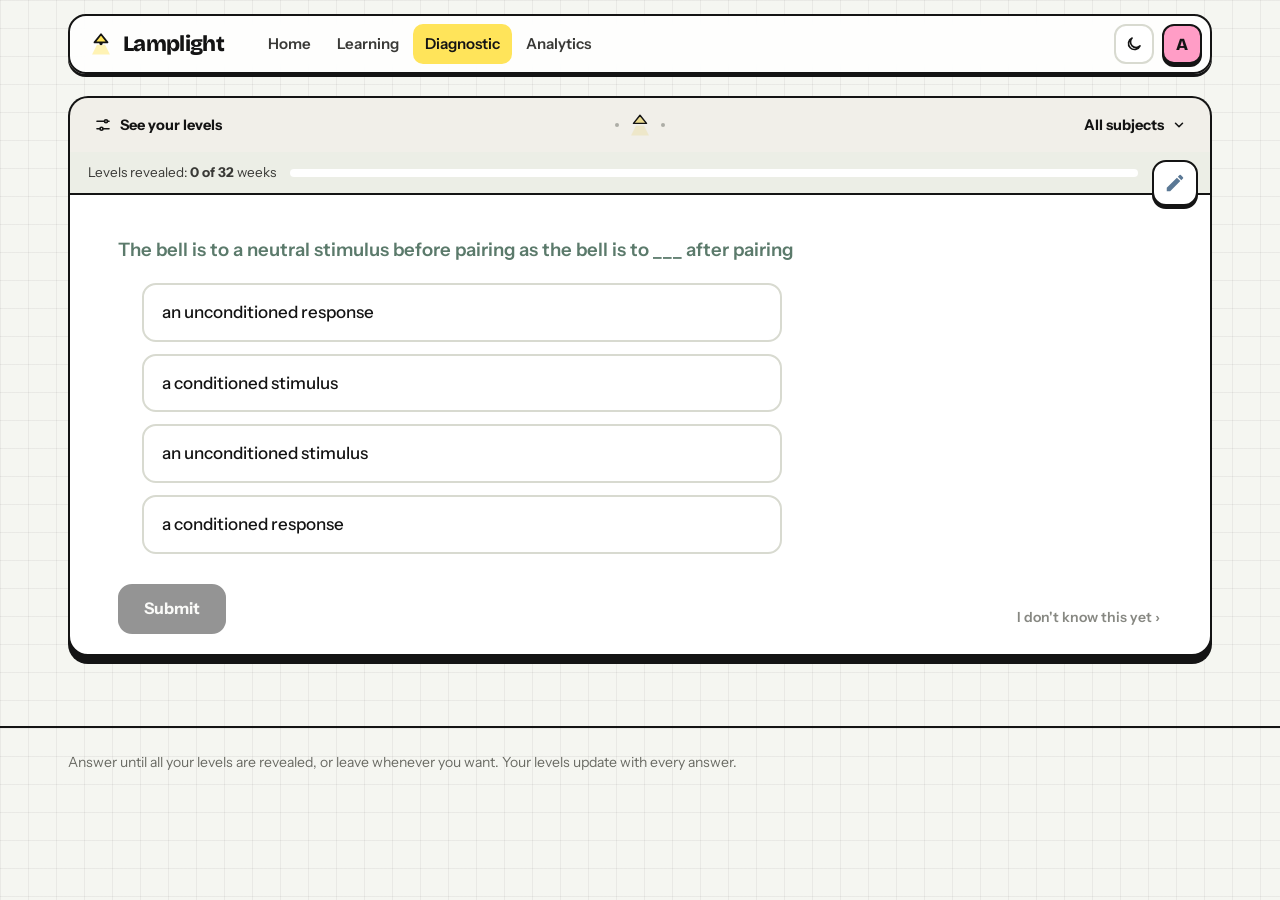
<file: arena.html>
<!doctype html>
<html lang="en-AU">
<head>
<meta charset="utf-8">
<meta name="viewport" content="width=device-width, initial-scale=1, viewport-fit=cover">
<title>Diagnostic Arena · Lamplight</title>
<link rel="preconnect" href="https://fonts.googleapis.com">
<link rel="preconnect" href="https://fonts.gstatic.com" crossorigin>
<link rel="stylesheet" href="https://fonts.googleapis.com/css2?family=Bricolage+Grotesque:opsz,wght@12..96,500;12..96,700;12..96,800&family=Caveat:wght@600;700&family=Instrument+Sans:wght@400;500;600;700&family=JetBrains+Mono:wght@500;700&display=swap">
<link rel="stylesheet" href="css/lamplight.css">
<style>
  :root { --calm-bg: #F1EFE9; --calm-line: #DEDAD0; --calm-accent: #5B7A6B; --calm-sel: #5A7895; --calm-glow: rgba(214, 190, 110, .20); }
  :root[data-theme="dark"] { --calm-bg: #1D2023; --calm-line: #34383C; --calm-accent: #92B5A4; --calm-sel: #8EA9C6; --calm-glow: rgba(214, 190, 110, .10); }
  .btn-calm { background: var(--ink); color: var(--paper); border-color: var(--ink); }
  .btn-calm:hover { background: var(--ink-2); }
  .navlinks a[aria-current="page"] { background: var(--hl-yellow); color: #141414; }
  .avatar { width: 40px; height: 40px; border-radius: 12px; border: 2px solid var(--ink); background: var(--hl-pink); color: #141414; display: grid; place-items: center; font: 800 17px var(--font-display); text-decoration: none; box-shadow: 0 3px 0 var(--shadow); }
  .icon-btn { width: 40px; height: 40px; border-radius: 12px; border: 2px solid var(--line); background: var(--card); display: grid; place-items: center; cursor: pointer; color: var(--ink); }
  .icon-btn:hover { border-color: var(--ink); }

  .stage { position: relative; margin-top: 22px; }

  /* the strip above the question: see your levels, lamp, subject picker */
  .astrip { display: grid; grid-template-columns: 1fr auto 1fr; align-items: center; gap: 12px; padding: 10px 16px; border: 2.5px solid var(--ink); border-bottom: 0; border-radius: 20px 20px 0 0; background: var(--calm-bg); color: var(--ink); position: relative; z-index: 3; }
  .astrip a.levels { display: inline-flex; align-items: center; gap: 8px; color: var(--ink); text-decoration: none; font-weight: 700; font-size: 14.5px; justify-self: start; padding: 6px 8px; border-radius: 10px; }
  .astrip a.levels:hover { background: var(--calm-line); }
  .astrip .mark { display: flex; align-items: center; gap: 8px; color: var(--muted); }
  .astrip .mark i { width: 4px; height: 4px; border-radius: 99px; background: var(--muted); opacity: .5; }
  .pick { justify-self: end; position: relative; }
  .pick > button { display: inline-flex; align-items: center; gap: 8px; background: none; border: 0; color: var(--ink); font: 700 14.5px var(--font-body); cursor: pointer; padding: 6px 8px; border-radius: 10px; }
  .pick > button:hover { background: var(--calm-line); }
  .pick > button svg.chev { transition: transform .2s; }
  .pick > button[aria-expanded="true"] svg.chev { transform: rotate(180deg); }
  .pick ul { position: absolute; right: 0; top: calc(100% + 8px); list-style: none; margin: 0; padding: 6px; min-width: 280px; background: var(--card); color: var(--ink); border: 2.5px solid var(--ink); border-radius: 16px; box-shadow: 0 6px 0 var(--shadow); z-index: 20; }
  .pick li button { width: 100%; text-align: left; display: flex; align-items: center; gap: 10px; padding: 10px 10px; border: 0; background: none; border-radius: 10px; font: 600 14.5px var(--font-body); color: var(--ink); cursor: pointer; }
  .pick li button:hover { background: var(--paper-2); }
  .pick li button[aria-checked="true"] { background: var(--calm-bg); color: var(--ink); font-weight: 700; box-shadow: inset 3px 0 0 var(--calm-accent); }
  .pick li i { width: 12px; height: 12px; border-radius: 4px; border: 1.5px solid var(--ink); flex: none; }
  .pick li small { margin-left: auto; font: 700 10.5px var(--font-mono); color: var(--muted); }
  .pick li button[aria-checked="true"] small { color: var(--muted); }
  .pick li.sep { height: 1.5px; background: var(--line); margin: 6px 4px; }

  /* the question card */
  .acard { position: relative; background: var(--card); border: 2.5px solid var(--ink); border-radius: 0 0 20px 20px; box-shadow: 0 8px 0 var(--shadow); padding: 40px 48px 22px; min-height: 420px; display: flex; flex-direction: column; }
  @media (max-width: 700px) { .acard { padding: 26px 18px 18px; } }
  .qbody { max-width: 780px; flex: 1; }
  .qbody.enter { animation: slidein .35s cubic-bezier(.2,.8,.3,1); }
  @keyframes slidein { from { opacity: 0; transform: translateX(24px); } to { opacity: 1; transform: none; } }
  .instr { color: var(--calm-accent); font-size: 18.5px; line-height: 1.6; font-weight: 600; margin: 0 0 18px; }
  .passage { font-size: 17px; line-height: 1.85; margin: 0 0 22px 24px; padding-left: 16px; border-left: 3px solid var(--line); color: var(--ink); }
  .opts { display: grid; gap: 12px; max-width: 640px; margin-left: 24px; }
  @media (max-width: 700px) { .opts, .passage { margin-left: 0; } }
  .opt { text-align: left; padding: 15px 18px; border: 2px solid var(--line); border-radius: 14px; background: var(--card); color: var(--ink); font: 500 17px/1.45 var(--font-body); cursor: pointer; transition: border-color .12s, background .12s; }
  .opt:hover { border-color: var(--ink-2); }
  .opt[aria-pressed="true"] { border-color: var(--calm-sel); background: color-mix(in srgb, var(--calm-sel) 12%, var(--card)); box-shadow: inset 0 0 0 1px var(--calm-sel); }
  .gapline { font-size: 18px; line-height: 2.3; margin-left: 24px; }
  .typein { font: 600 17px var(--font-body); padding: 9px 12px; border-radius: 10px; border: 2px solid var(--line); background: var(--card); color: var(--ink); width: min(100%, 420px); }
  .gapline .typein { width: 220px; padding: 5px 10px; }
  .typein:focus { outline: none; border-color: var(--calm-sel); }
  .typewrap { margin-left: 24px; }
  @media (max-width: 700px) { .gapline, .typewrap { margin-left: 0; } }
  .afoot { display: flex; align-items: flex-end; justify-content: space-between; gap: 16px; margin-top: 30px; }
  .afoot .btn[disabled] { opacity: .45; cursor: not-allowed; transform: none; box-shadow: 0 2px 0 var(--shadow); }
  .dunno { background: none; border: 0; color: var(--muted); font: 600 14px var(--font-body); cursor: pointer; padding: 6px 2px; opacity: .8; }
  .dunno:hover { color: var(--ink); opacity: 1; text-decoration: underline; }

  /* scratchpad pencil, outside the card like a tool on the desk */
  .pencil { position: absolute; right: -62px; top: 74px; width: 46px; height: 46px; border-radius: 14px; border: 2px solid var(--ink); background: var(--card); display: grid; place-items: center; cursor: pointer; box-shadow: 0 3px 0 var(--shadow); color: var(--calm-sel); z-index: 4; }
  .pencil[aria-pressed="true"] { background: var(--calm-bg); color: var(--calm-sel); }
  @media (max-width: 1300px) { .pencil { right: 14px; top: 64px; } }
  .pad { position: absolute; inset: 0; z-index: 3; border-radius: 0 0 20px 20px; overflow: hidden; }
  .pad canvas { width: 100%; height: 100%; display: block; cursor: crosshair; touch-action: none; }
  .pad .padtools { position: absolute; right: 14px; bottom: 14px; display: flex; gap: 8px; }
  .pad .padtools button { font: 700 13px var(--font-body); padding: 8px 12px; border-radius: 10px; border: 2px solid var(--ink); background: var(--card); color: var(--ink); cursor: pointer; }
  .pad .padnote { position: absolute; left: 16px; bottom: 16px; font: 600 20px var(--font-hand); color: var(--muted); pointer-events: none; }

  .empty { text-align: center; padding: 60px 20px; }
  .empty h2 { font-size: 34px; letter-spacing: -0.03em; }
  .empty p { color: var(--ink-2); }
  .pagefoot { margin-top: 70px; border-top: 2px solid var(--ink); padding-block: 24px 40px; color: var(--muted); font-size: 14px; }
  .reveal { display: flex; align-items: center; gap: 14px; padding: 10px 72px 10px 18px; background: var(--paper-2); border-left: 2.5px solid var(--ink); border-right: 2.5px solid var(--ink); font-size: 13.5px; color: var(--ink-2); flex-wrap: wrap; }
  .reveal:empty { display: none; }
  .reveal .rbar { flex: 1; min-width: 120px; height: 8px; border-radius: 99px; background: var(--card); overflow: hidden; }
  .reveal .rbar i { display: block; height: 100%; background: var(--good); transition: width .5s ease; }
  .done { text-align: center; padding: 10px 0 6px; display: grid; justify-items: center; gap: 12px; }
  .done .hand { font-size: 30px; color: var(--muted); transform: rotate(-2deg); }
  .done h2 { font-size: clamp(30px, 5vw, 46px); letter-spacing: -0.04em; max-width: 16em; }
  .done p { margin: 0; max-width: 32em; color: var(--ink-2); font-size: 16.5px; }
  .dstats { display: flex; gap: 28px; margin-top: 6px; }
  .dstats b { display: block; font: 800 34px/1 var(--font-display); letter-spacing: -0.03em; }
  .dstats small { color: var(--muted); font-weight: 600; font-size: 13px; }
  .dlv { list-style: none; margin: 4px 0 0; padding: 0; display: grid; gap: 8px; width: min(100%, 420px); }
  .dlv li { display: grid; grid-template-columns: 12px 1fr auto auto; gap: 10px; align-items: center; padding: 10px 14px; border-radius: 12px; background: var(--paper); text-align: left; font-weight: 600; font-size: 14.5px; }
  .dlv li i { width: 12px; height: 12px; border-radius: 4px; background: var(--c); border: 1.5px solid var(--ink); }
  .dlv li b { font: 800 20px var(--font-display); }
  .dlv li em { font: 700 12.5px var(--font-mono); font-style: normal; } .dlv li em.up { color: var(--good); } .dlv li em.down { color: var(--bad); }
  .dbtns { display: flex; gap: 12px; flex-wrap: wrap; justify-content: center; margin-top: 8px; }
</style>
<script src="js/config.js"></script>
<script src="js/sync.js"></script>
<script src="js/menu.js"></script>
</head>
<body class="app">

<header class="topbar">
  <div class="wrap">
    <div class="bar">
      <a class="brand" href="index.html" aria-label="Lamplight home">
        <svg viewBox="0 0 32 32" aria-hidden="true"><path d="M8 14 16 4l8 10Z" fill="var(--hl-yellow)" stroke="var(--ink)" stroke-width="2.2" stroke-linejoin="round"/><path d="M11 17 5 29h22l-6-12Z" fill="var(--hl-yellow)" opacity=".45"/><circle cx="16" cy="15.5" r="2" fill="var(--ink)"/></svg>
        Lamplight
      </a>
      <nav class="navlinks" aria-label="Main">
        <a href="dashboard.html">Home</a>
        <a href="subject.html">Learning</a>
        <a href="diagnostic.html" aria-current="page">Diagnostic</a>
        <a href="analytics.html">Analytics</a>
      </nav>
      <div class="nav-actions">
        <button class="icon-btn" type="button" id="lights" aria-label="Turn lights off" title="Lights off">
          <svg width="18" height="18" viewBox="0 0 24 24" fill="none" stroke="currentColor" stroke-width="2.2" stroke-linecap="round" stroke-linejoin="round"><path d="M20 14.5A8 8 0 1 1 9.5 4a6.5 6.5 0 0 0 10.5 10.5Z"/></svg>
        </button>
        <a class="avatar" href="account.html" aria-label="Your account">S</a>
      </div>
    </div>
  </div>
</header>

<main class="wrap">
  <div class="stage">
    <div class="astrip">
      <a class="levels" href="diagnostic.html">
        <svg width="18" height="18" viewBox="0 0 24 24" fill="none" stroke="currentColor" stroke-width="2.2" stroke-linecap="round" aria-hidden="true"><path d="M4 7h10M18 7h2M4 17h4M12 17h8"/><circle cx="16" cy="7" r="2"/><circle cx="10" cy="17" r="2"/></svg>
        See your levels
      </a>
      <span class="mark" aria-hidden="true"><i></i><svg width="26" height="26" viewBox="0 0 32 32"><path d="M8 14 16 4l8 10Z" fill="#E9D98F" stroke="var(--ink)" stroke-width="1.8" stroke-linejoin="round"/><path d="M11 17 5 29h22l-6-12Z" fill="#E9D98F" opacity=".35"/></svg><i></i></span>
      <div class="pick">
        <button type="button" id="pickBtn" aria-haspopup="listbox" aria-expanded="false"><span id="pickLbl">All subjects</span>
          <svg class="chev" width="14" height="14" viewBox="0 0 24 24" fill="none" stroke="currentColor" stroke-width="2.6" stroke-linecap="round" stroke-linejoin="round"><path d="m6 9 6 6 6-6"/></svg></button>
        <ul id="pickList" role="listbox" hidden></ul>
      </div>
    </div>
    <div class="reveal" id="reveal" aria-live="polite"></div>
    <section class="acard" id="acard" aria-live="polite"></section>
    <button class="pencil" type="button" id="pencil" aria-pressed="false" aria-label="Scratchpad" title="Scratchpad">
      <svg width="22" height="22" viewBox="0 0 24 24" fill="currentColor" aria-hidden="true"><path d="M3 17.25V21h3.75L17.8 9.94l-3.75-3.75L3 17.25Zm17.7-10.2a1 1 0 0 0 0-1.42l-2.33-2.33a1 1 0 0 0-1.42 0l-1.83 1.83 3.75 3.75 1.83-1.83Z"/></svg>
    </button>
  </div>
</main>

<footer class="pagefoot">
  <div class="wrap">Answer until all your levels are revealed, or leave whenever you want. Your levels update with every answer.</div>
</footer>

<script src="data/units.js"></script>
<script src="js/banks.js"></script>
<script src="js/account.js"></script>
<script src="js/subnav.js"></script>
<script src="js/diag-core.js"></script>
<script>
(() => {
  const $ = (s, r = document) => r.querySelector(s);
  const G = window.LamplightDiag, esc = window.Lamplight.esc;
  const card = $('#acard');
  let scope = 'current', S = null, Q = null, chosen = null;

  function scopeCodes() {
    const subs = G.subjects();
    if (scope === 'current') return subs.filter(s => !s.done).map(s => s.U.code);
    if (scope === 'everything') return subs.map(s => s.U.code);
    return [scope];
  }
  function scopeLabel() {
    if (scope === 'current') return 'All subjects';
    if (scope === 'everything') return 'Everything, including T1';
    const s = G.subjectFor(scope); return s ? s.U.name : 'Subject';
  }
  function renderPicker() {
    const subs = G.subjects(), cur = subs.filter(s => !s.done), done = subs.filter(s => s.done);
    const row = (val, label, colour, tag) => '<li><button type="button" role="option" data-scope="' + val + '" aria-checked="' + (scope === val) + '">' + (colour ? '<i style="background:' + colour + '"></i>' : '<svg width="14" height="14" viewBox="0 0 24 24" fill="none" stroke="currentColor" stroke-width="2.4" stroke-linecap="round"><path d="M4 12a8 8 0 0 1 14-5.3M20 12a8 8 0 0 1-14 5.3M18 3v4h-4M6 21v-4h4"/></svg>') + esc(label) + (tag ? '<small>' + tag + '</small>' : '') + '</button></li>';
    $('#pickList').innerHTML = row('current', 'All subjects', null, 'THIS TRI') + (done.length ? row('everything', 'Everything, including T1', null, '') : '') + '<li class="sep"></li>' +
      cur.map(s => row(s.U.code, s.U.name, s.colour, s.U.code)).join('') + done.map(s => row(s.U.code, s.U.name, s.colour, 'T1')).join('');
    $('#pickLbl').textContent = scopeLabel();
  }

  function start() {
    const codes = scopeCodes();
    if (!codes.length) { card.innerHTML = '<div class="empty"><h2>Add a subject first</h2><p>The diagnostic builds its questions from the notes you upload.</p><a class="btn btn-calm" href="subject.html">Go to your subjects</a></div>'; return; }
    S = new G.Session(codes); session = { n: 0, t0: Date.now(), wasRevealed: hidden(codes) === 0, done: false, before: levelsNow(codes) }; ask();
  }

  /* ---------- knowing when there's enough to go on ---------- */
  let session = null;
  function hidden(codes) { let n = 0; codes.forEach(c => { const s = G.subjectFor(c); if (s) s.U.weekList.forEach(w => { const L = G.weekLevel(c, w.week); if (L.v == null || L.n < 2) n++; }); }); return n; }
  function total(codes) { return codes.reduce((t, c) => { const s = G.subjectFor(c); return t + (s ? s.U.weekList.length : 0); }, 0); }
  function levelsNow(codes) { const o = {}; codes.forEach(c => { const s = G.subjectFor(c); if (!s) return; const v = s.U.weekList.map(w => G.weekLevel(c, w.week).v).filter(x => x != null); o[c] = v.length ? Math.round(v.reduce((a, b) => a + b, 0) / v.length) : null; }); return o; }
  function paintReveal() {
    const codes = scopeCodes(), all = total(codes), left = hidden(codes), el = $('#reveal'); if (!el || !all) return;
    const pct = Math.round((all - left) / all * 100);
    el.innerHTML = '<span>' + (left ? 'Levels revealed: <b>' + (all - left) + ' of ' + all + '</b> weeks' : 'All <b>' + all + '</b> week levels revealed') + '</span><div class="rbar"><i style="width:' + pct + '%"></i></div>';
  }
  function after() {
    session.n++;
    const codes = scopeCodes();
    const ready = hidden(codes) === 0 && (!session.wasRevealed || session.n >= 10);
    if (ready && !session.done) { session.done = true; paintReveal(); return showDone(codes); }
    ask();
  }
  function showDone(codes) {
    Q = null;
    const mins = Math.max(1, Math.round((Date.now() - session.t0) / 60000)), now = levelsNow(codes);
    const rows = codes.map(c => { const s = G.subjectFor(c), b = session.before[c], v = now[c]; if (!s || v == null) return '';
      const d = b != null ? v - b : null;
      return '<li style="--c:' + s.colour + '"><i></i><span>' + esc(s.U.name) + '</span><b>' + v + '</b>' + (d ? '<em class="' + (d > 0 ? 'up' : 'down') + '">' + (d > 0 ? '+' : '') + d + '</em>' : '') + '</li>'; }).join('');
    card.innerHTML = '<div class="done enter"><span class="hand">' + (session.wasRevealed ? 'levels updated' : 'well done!') + '</span>' +
      '<h2>' + (session.wasRevealed ? 'Your levels are up to date.' : 'You\'ve revealed all your levels!') + '</h2>' +
      '<p>Now it\'s time to learn. Practise the skills picked for you, and your levels will keep climbing. You can come back to the arena any time.</p>' +
      '<div class="dstats"><div><b>' + session.n + '</b><small>questions</small></div><div><b>' + mins + '</b><small>minute' + (mins === 1 ? '' : 's') + '</small></div></div>' +
      (rows ? '<ul class="dlv">' + rows + '</ul>' : '') +
      '<div class="dbtns"><a class="btn btn-yellow" href="recommendations.html">Start learning</a><a class="btn" href="diagnostic.html">See my levels</a></div>' +
      '<button type="button" class="dunno" id="more">Keep answering questions ›</button></div>';
  }

  function ask() {
    paintReveal();
    const it = S.next(); Q = it.q; chosen = null;
    let h = '<div class="qbody enter">';
    if (Q.type === 'fill_gap' || (Q.type === 'type_answer' && /_{3,}/.test(Q.prompt))) {
      const gapText = Q.type === 'fill_gap' ? Q.text : Q.prompt, parts = esc(gapText).split(/_{3,}/);
      h += '<p class="instr">' + (Q.type === 'fill_gap' ? esc(Q.prompt) : 'Complete the sentence.') + '</p><div class="gapline">' + parts[0] + '<input class="typein" id="aIn" autocomplete="off" aria-label="Your answer">' + (parts[1] || '') + '</div>';
    } else if (Q.type === 'type_answer') {
      h += '<p class="instr">' + esc(Q.prompt) + '</p><div class="typewrap"><input class="typein" id="aIn" autocomplete="off" aria-label="Your answer"></div>';
    } else {
      h += '<p class="instr">' + esc(Q.prompt) + '</p>';
      if (Q.passage) h += '<div class="passage">' + esc(Q.passage) + '</div>';
      h += '<div class="opts" role="group" aria-label="Choices">' + G.shuffle(Q.options.map((_, i) => i)).map(i => '<button class="opt" type="button" data-opt="' + i + '" aria-pressed="false">' + esc(Q.options[i]) + '</button>').join('') + '</div>';
    }
    h += '</div><div class="afoot"><button class="btn btn-calm" type="button" id="submit" disabled>Submit</button><button class="dunno" type="button" id="dunno">I don\'t know this yet ›</button></div>';
    card.innerHTML = h + (padOn ? padHTML() : '');
    if (padOn) initPad();
    const inp = $('#aIn');
    if (inp) {
      inp.addEventListener('input', () => { $('#submit').disabled = !inp.value.trim(); });
      inp.addEventListener('keydown', e => { if (e.key === 'Enter' && inp.value.trim()) { e.preventDefault(); submit(); } });
      if (!padOn) inp.focus({ preventScroll: true });
    }
  }
  function submit() {
    let r;
    if (Q.type === 'fill_gap' || Q.type === 'type_answer') { const v = $('#aIn').value; if (!v.trim()) return; r = (Q.answers || []).some(a => G.norm(a) === G.norm(v)) ? 1 : 0; }
    else { if (chosen == null) return; r = chosen === Q.answer ? 1 : 0; }
    S.answer(r); after();
  }

  /* scratchpad */
  let padOn = false, ink = null;
  const padHTML = () => '<div class="pad" id="pad"><canvas id="padc"></canvas><span class="padnote">scratchpad</span><div class="padtools"><button type="button" id="padClear">Clear</button><button type="button" id="padClose">Done</button></div></div>';
  function initPad() {
    const c = $('#padc'), r = c.getBoundingClientRect(), dpr = window.devicePixelRatio || 1;
    c.width = r.width * dpr; c.height = r.height * dpr;
    const x = c.getContext('2d'); x.scale(dpr, dpr); x.lineCap = 'round'; x.lineJoin = 'round'; x.lineWidth = 2.6;
    x.strokeStyle = getComputedStyle(document.documentElement).getPropertyValue('--s1').trim() || '#2F7FC1';
    if (ink) { const img = new Image(); img.onload = () => x.drawImage(img, 0, 0, r.width, r.height); img.src = ink; }
    let down = false;
    const pt = e => { const b = c.getBoundingClientRect(); return [e.clientX - b.left, e.clientY - b.top]; };
    c.addEventListener('pointerdown', e => { down = true; c.setPointerCapture(e.pointerId); const [a, b] = pt(e); x.beginPath(); x.moveTo(a, b); });
    c.addEventListener('pointermove', e => { if (!down) return; const [a, b] = pt(e); x.lineTo(a, b); x.stroke(); });
    c.addEventListener('pointerup', () => { down = false; ink = c.toDataURL(); });
    $('#padClear').addEventListener('click', () => { x.clearRect(0, 0, c.width, c.height); ink = null; });
    $('#padClose').addEventListener('click', () => togglePad(false));
  }
  function togglePad(on) {
    padOn = on; $('#pencil').setAttribute('aria-pressed', String(on));
    const p = $('#pad'); if (p) p.remove();
    if (on) { card.insertAdjacentHTML('beforeend', padHTML()); initPad(); }
  }

  document.addEventListener('click', e => {
    const t = e.target;
    const o = t.closest('[data-opt]');
    if (o) { chosen = +o.dataset.opt; card.querySelectorAll('.opt').forEach(b => b.setAttribute('aria-pressed', String(b === o))); $('#submit').disabled = false; return; }
    if (t.closest('#submit')) { submit(); return; }
    if (t.closest('#dunno')) { S.answer(-1); after(); return; }
    if (t.closest('#more')) { ask(); return; }
    if (t.closest('#pencil')) { togglePad(!padOn); return; }
    if (t.closest('#pickBtn')) { const l = $('#pickList'); l.hidden = !l.hidden; $('#pickBtn').setAttribute('aria-expanded', String(!l.hidden)); return; }
    const sc = t.closest('[data-scope]');
    if (sc) { scope = sc.dataset.scope; $('#pickList').hidden = true; $('#pickBtn').setAttribute('aria-expanded', 'false'); renderPicker(); start(); return; }
    if (!t.closest('.pick')) { $('#pickList').hidden = true; $('#pickBtn').setAttribute('aria-expanded', 'false'); }
  });
  document.addEventListener('keydown', e => {
    if (e.key === 'Escape') { $('#pickList').hidden = true; $('#pickBtn').setAttribute('aria-expanded', 'false'); if (padOn) togglePad(false); return; }
    if (e.target.matches('input, textarea') || !Q || !Q.options || padOn) return;
    const n = '1234'.indexOf(e.key) > -1 ? '1234'.indexOf(e.key) : 'abcd'.indexOf(e.key.toLowerCase());
    const btns = card.querySelectorAll('.opt');
    if (n > -1 && btns[n]) { btns[n].click(); return; }
    if (e.key === 'Enter' && chosen != null) { e.preventDefault(); submit(); }
  });
  $('#lights').addEventListener('click', () => { const d = document.documentElement.getAttribute('data-theme') === 'dark'; if (d) document.documentElement.removeAttribute('data-theme'); else document.documentElement.setAttribute('data-theme', 'dark'); });

  const hs = decodeURIComponent(location.hash.slice(1)); if (hs) scope = hs;
  renderPicker(); start();
})();
</script>
<script src="js/tour.js"></script>
</body>
</html>
</file>
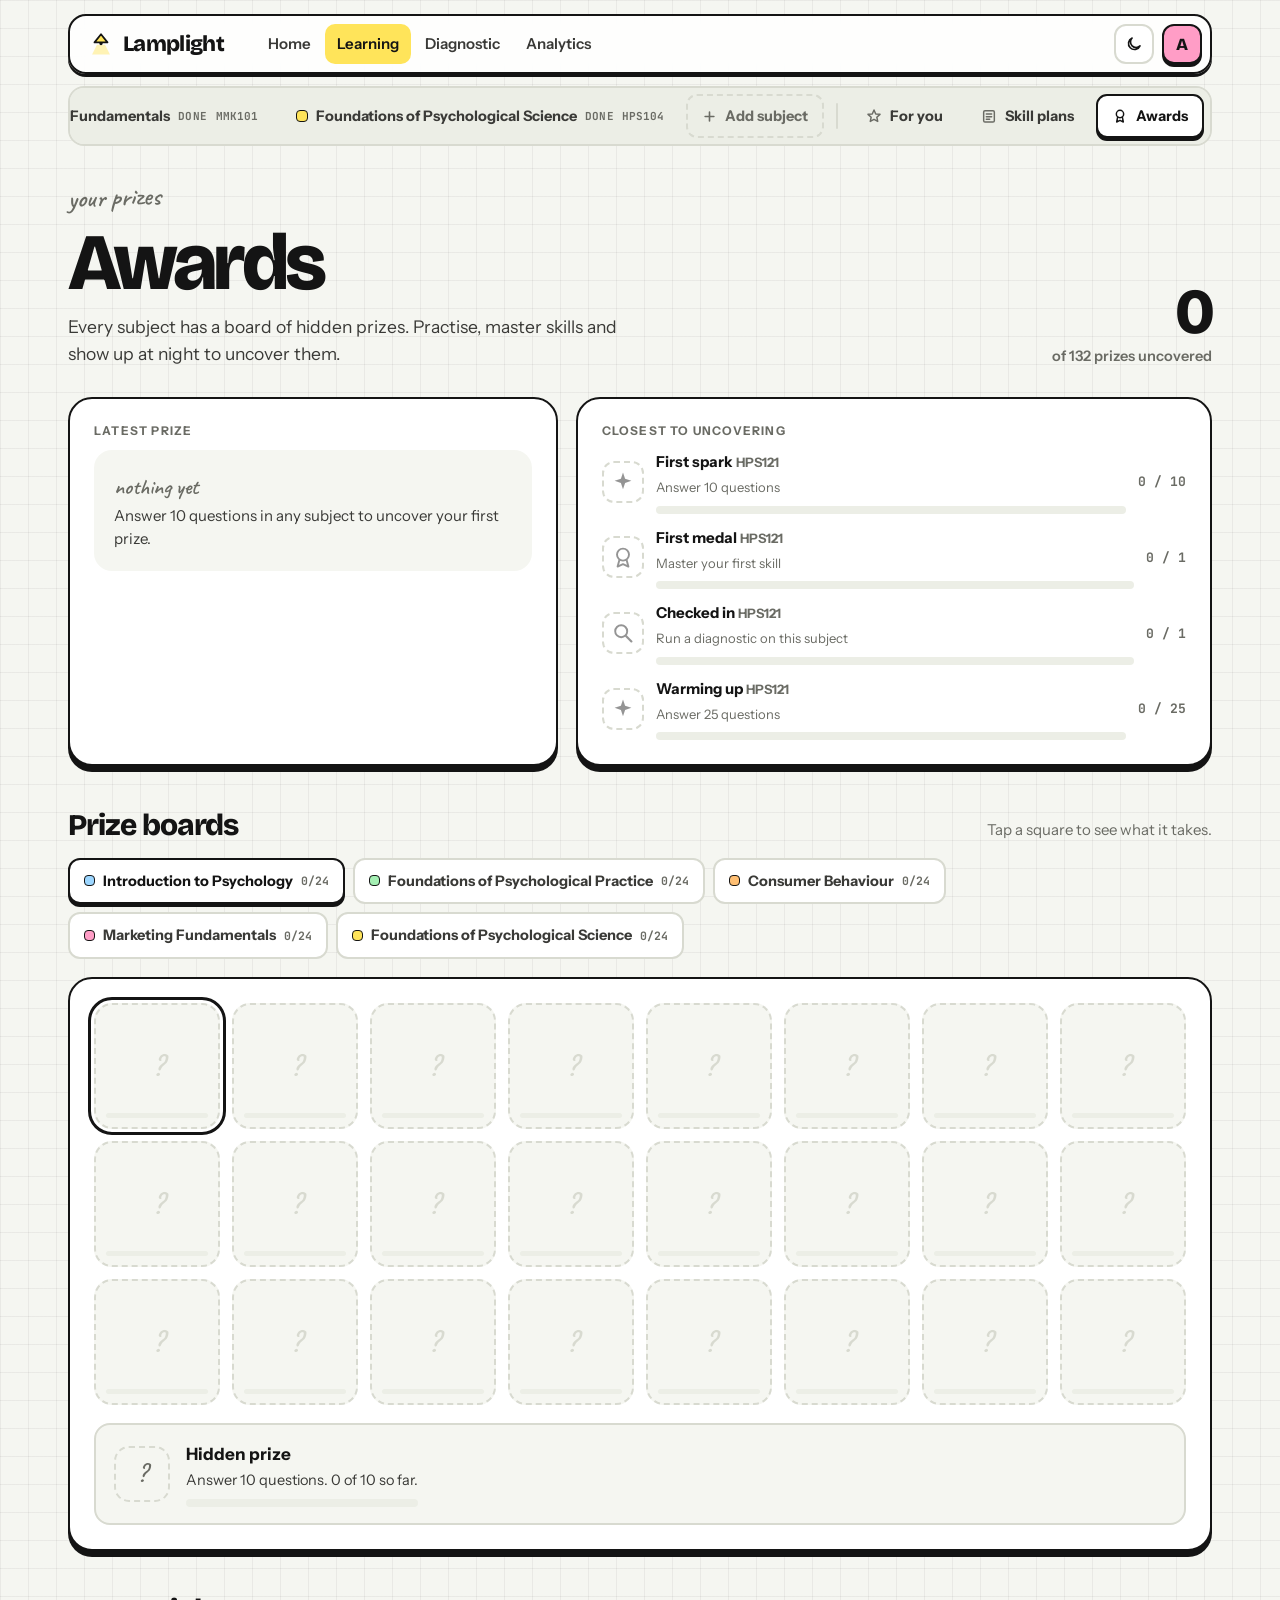
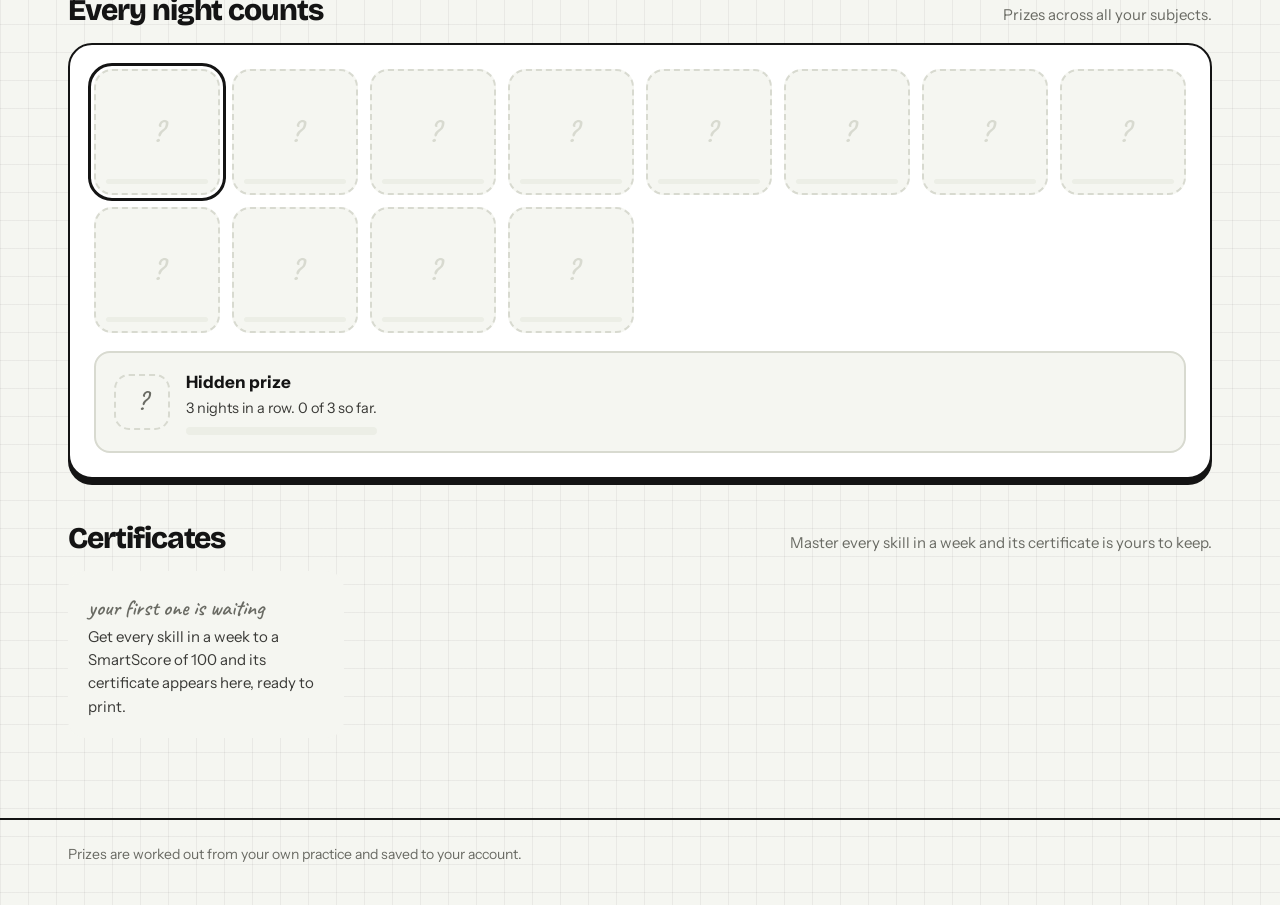
<file: awards.html>
<!doctype html>
<html lang="en-AU">
<head>
<meta charset="utf-8">
<meta name="viewport" content="width=device-width, initial-scale=1, viewport-fit=cover">
<title>Awards · Lamplight</title>
<link rel="preconnect" href="https://fonts.googleapis.com">
<link rel="preconnect" href="https://fonts.gstatic.com" crossorigin>
<link rel="stylesheet" href="https://fonts.googleapis.com/css2?family=Bricolage+Grotesque:opsz,wght@12..96,500;12..96,700;12..96,800&family=Caveat:wght@600;700&family=Instrument+Sans:wght@400;500;600;700&family=JetBrains+Mono:wght@500;700&display=swap">
<link rel="stylesheet" href="css/lamplight.css">
<style>
  .navlinks a[aria-current="page"] { background: var(--hl-yellow); color: #141414; }
  .avatar { width: 40px; height: 40px; border-radius: 12px; border: 2px solid var(--ink); background: var(--hl-pink); color: #141414; display: grid; place-items: center; font: 800 17px var(--font-display); text-decoration: none; box-shadow: 0 3px 0 var(--shadow); }
  .icon-btn { width: 40px; height: 40px; border-radius: 12px; border: 2px solid var(--line); background: var(--card); display: grid; place-items: center; cursor: pointer; color: var(--ink); }
  .pagefoot { margin-top: 80px; border-top: 2px solid var(--ink); padding-block: 24px 40px; color: var(--muted); font-size: 14px; }

  .top { margin-top: 34px; display: flex; align-items: flex-end; justify-content: space-between; gap: 18px; flex-wrap: wrap; }
  .top .hand { font-size: 26px; color: var(--muted); transform: rotate(-2deg); display: inline-block; }
  .top h1 { font-size: clamp(42px, 6.5vw, 80px); letter-spacing: -0.045em; margin-top: 4px; }
  .top p { margin: 10px 0 0; font-size: 17.5px; color: var(--ink-2); max-width: 32em; }
  .tally { text-align: right; }
  .tally b { font: 800 64px/0.9 var(--font-display); letter-spacing: -0.05em; }
  .tally span { display: block; color: var(--muted); font-weight: 600; font-size: 14.5px; margin-top: 4px; }

  .card { background: var(--card); border: 2.5px solid var(--ink); border-radius: 24px; box-shadow: 0 6px 0 var(--shadow); padding: 24px; }
  .label { font: 700 12px var(--font-body); letter-spacing: .1em; text-transform: uppercase; color: var(--muted); margin: 0 0 12px; }
  .sec { margin-top: 44px; }
  .sec-h { display: flex; align-items: baseline; justify-content: space-between; gap: 12px; margin-bottom: 16px; flex-wrap: wrap; }
  .sec-h h2 { font-size: 30px; letter-spacing: -0.035em; }
  .sec-h p { margin: 0; color: var(--muted); font-size: 15px; }

  .pair { display: grid; grid-template-columns: 1fr 1.3fr; gap: 18px; margin-top: 30px; }
  @media (max-width: 900px) { .pair { grid-template-columns: 1fr; } }
  .latest { display: flex; gap: 18px; align-items: center; }
  .latest .medal { flex: none; width: 96px; height: 96px; border-radius: 26px; border: 2.5px solid var(--ink); background: var(--c); display: grid; place-items: center; box-shadow: 0 4px 0 var(--shadow); transform: rotate(-4deg); }
  .latest .medal svg { width: 58px; height: 58px; }
  .latest h3 { font-size: 26px; letter-spacing: -0.03em; }
  .latest p { margin: 6px 0 0; color: var(--ink-2); font-size: 15px; }
  .latest small { color: var(--muted); font-weight: 600; }
  .nexts { list-style: none; margin: 0; padding: 0; display: grid; gap: 12px; }
  .nexts li { display: grid; grid-template-columns: 42px 1fr auto; gap: 12px; align-items: center; }
  .nexts .g { width: 42px; height: 42px; border-radius: 12px; border: 2px dashed var(--line); display: grid; place-items: center; }
  .nexts .g svg { width: 24px; height: 24px; opacity: .45; }
  .nexts b { font-size: 15px; display: block; }
  .nexts small { color: var(--muted); font-size: 13px; }
  .nexts .mini { height: 8px; border-radius: 99px; background: var(--paper-2); margin-top: 6px; overflow: hidden; }
  .nexts .mini span { display: block; height: 100%; background: var(--c); }
  .nexts .n { font: 700 13px var(--font-mono); color: var(--muted); white-space: nowrap; }

  .ptabs { display: flex; gap: 8px; flex-wrap: wrap; margin-bottom: 18px; }
  .ptab { display: inline-flex; align-items: center; gap: 8px; padding: 10px 14px; border-radius: 12px; border: 2px solid var(--line); background: var(--card); font-weight: 700; font-size: 14.5px; cursor: pointer; color: var(--ink-2); }
  .ptab i { width: 11px; height: 11px; border-radius: 4px; background: var(--c); border: 1.5px solid var(--ink); }
  .ptab small { font: 700 11.5px var(--font-mono); color: var(--muted); }
  .ptab[aria-pressed="true"] { border-color: var(--ink); color: var(--ink); box-shadow: 0 3px 0 var(--shadow); }

  .board { display: grid; grid-template-columns: repeat(8, 1fr); gap: 12px; }
  @media (max-width: 1000px) { .board { grid-template-columns: repeat(6, 1fr); } }
  @media (max-width: 640px) { .board { grid-template-columns: repeat(4, 1fr); gap: 9px; } }
  .tile { position: relative; aspect-ratio: 1; border-radius: 18px; border: 2px dashed var(--line); background: var(--paper); display: grid; place-items: center; cursor: pointer; padding: 0; color: var(--muted); transition: transform .15s ease; perspective: 600px; }
  .tile:hover { transform: translateY(-2px); }
  .tile .q { font: 700 30px var(--font-hand); color: var(--line); }
  .tile .pc { position: absolute; left: 10px; right: 10px; bottom: 9px; height: 5px; border-radius: 99px; background: var(--paper-2); overflow: hidden; }
  .tile .pc span { display: block; height: 100%; background: var(--muted); opacity: .5; }
  .tile.won { border: 2.5px solid var(--ink); background: var(--c); color: #141414; box-shadow: 0 4px 0 var(--shadow); }
  .tile.won svg { width: 54%; height: 54%; }
  .tile.won .nm { position: absolute; left: 6px; right: 6px; bottom: 6px; font: 700 10.5px/1.1 var(--font-body); text-align: center; color: #141414; opacity: .8; }
  .tile.won.has-nm svg { margin-bottom: 14px; }
  .tile[aria-pressed="true"] { outline: 3px solid var(--ink); outline-offset: 3px; }
  .tile.fresh { animation: flip .9s cubic-bezier(.3,.8,.3,1) both; }
  .tile.fresh::after { content: "new"; position: absolute; top: -9px; right: -7px; font: 700 15px var(--font-hand); background: var(--hl-pink); color: #141414; border: 2px solid var(--ink); border-radius: 99px; padding: 0 8px; transform: rotate(8deg); }
  @keyframes flip { 0% { transform: rotateY(180deg) scale(.8); } 60% { transform: rotateY(-12deg) scale(1.05); } 100% { transform: none; } }
  @media (max-width: 640px) { .tile.won .nm { display: none; } .tile.won.has-nm svg { margin-bottom: 0; } }

  .detail { margin-top: 18px; display: flex; gap: 16px; align-items: center; padding: 16px 18px; border-radius: 16px; background: var(--paper); border: 2px solid var(--line); }
  .detail .g { flex: none; width: 56px; height: 56px; border-radius: 15px; display: grid; place-items: center; border: 2px dashed var(--line); }
  .detail .g.won { background: var(--c); border: 2px solid var(--ink); color: #141414; }
  .detail .g svg { width: 32px; height: 32px; }
  .detail b { font-size: 17px; display: block; }
  .detail p { margin: 2px 0 0; color: var(--ink-2); font-size: 14.5px; }
  .detail .mini { height: 8px; border-radius: 99px; background: var(--paper-2); margin-top: 8px; overflow: hidden; max-width: 320px; }
  .detail .mini span { display: block; height: 100%; background: var(--c); }

  .certs { display: grid; grid-template-columns: repeat(auto-fill, minmax(260px, 1fr)); gap: 14px; }
  .cert { display: grid; gap: 8px; padding: 18px; border-radius: 18px; border: 2px solid var(--ink); background: var(--card); box-shadow: 0 4px 0 var(--shadow); position: relative; overflow: hidden; }
  .cert::before { content: ""; position: absolute; inset: 0 0 auto 0; height: 8px; background: var(--c); border-bottom: 2px solid var(--ink); }
  .cert b { font: 800 19px var(--font-display); letter-spacing: -0.02em; margin-top: 6px; }
  .cert small { color: var(--muted); font-size: 13.5px; }
  .cert .btn { justify-self: start; }
  .empty { padding: 20px; border-radius: 18px; background: var(--paper); color: var(--ink-2); font-size: 15px; }
  .empty .hand { font-size: 22px; color: var(--muted); display: block; }

  /* certificate */
  .certdlg { border: 0; padding: 0; background: transparent; width: min(96vw, 900px); }
  .certdlg::backdrop { background: rgba(20,20,20,.55); backdrop-filter: blur(3px); }
  .paper { background: #FFFDF6; color: #141414; border: 3px solid #141414; border-radius: 22px; padding: 46px 52px; position: relative; text-align: center; box-shadow: 0 10px 0 #141414; }
  .paper .in { border: 2px dashed #CFCFC4; border-radius: 14px; padding: 36px 26px; }
  .paper .hand { font: 700 30px var(--font-hand); color: #6A6B64; }
  .paper h2 { font: 800 clamp(34px, 6vw, 58px)/1 var(--font-display); letter-spacing: -0.04em; margin: 8px 0 0; }
  .paper .who { font: 800 clamp(28px, 4.5vw, 42px) var(--font-display); letter-spacing: -0.03em; margin: 22px 0 6px; display: inline-block; position: relative; isolation: isolate; }
  .paper .who::before { content: ""; position: absolute; z-index: -1; left: -.1em; right: -.1em; top: .25em; bottom: .02em; background: var(--c); border-radius: .2em .5em .3em .6em; transform: rotate(-1.2deg); }
  .paper p { font-size: 18px; margin: 10px auto 0; max-width: 30em; color: #3A3A37; }
  .paper .foot { display: flex; justify-content: space-between; align-items: flex-end; margin-top: 34px; font-size: 14px; color: #6A6B64; text-align: left; }
  .paper .seal { color: #141414; width: 86px; height: 86px; border-radius: 50%; border: 3px solid #141414; background: var(--c); display: grid; place-items: center; transform: rotate(-8deg); }
  .paper .seal svg { width: 46px; height: 46px; }
  .paper .cbrand { display: block; font: 800 20px var(--font-display); color: #141414; letter-spacing: -0.02em; }
  .dlgbar { display: flex; justify-content: flex-end; gap: 10px; margin-top: 18px; }
  @media print {
    body > *:not(.certdlg) { display: none !important; }
    .certdlg { position: static; width: 100%; max-width: none; }
    .certdlg::backdrop { display: none; }
    .dlgbar { display: none; }
    .paper { box-shadow: none; }
    body { background: #fff !important; }
    @page { size: landscape; margin: 12mm; }
  }
</style>
<script src="js/config.js"></script>
<script src="js/sync.js"></script>
<script src="js/menu.js"></script>
</head>
<body class="app">

<header class="topbar">
  <div class="wrap">
    <div class="bar">
      <a class="brand" href="index.html" aria-label="Lamplight home">
        <svg viewBox="0 0 32 32" aria-hidden="true"><path d="M8 14 16 4l8 10Z" fill="var(--hl-yellow)" stroke="var(--ink)" stroke-width="2.2" stroke-linejoin="round"/><path d="M11 17 5 29h22l-6-12Z" fill="var(--hl-yellow)" opacity=".45"/><circle cx="16" cy="15.5" r="2" fill="var(--ink)"/></svg>
        Lamplight
      </a>
      <nav class="navlinks" aria-label="Main">
        <a href="dashboard.html" data-nav="home">Home</a>
        <a href="subject.html" data-nav="learning" aria-current="page">Learning</a>
        <a href="diagnostic.html">Diagnostic</a>
        <a href="analytics.html">Analytics</a>
      </nav>
      <div class="nav-actions">
        <button class="icon-btn" type="button" id="lights" aria-label="Turn lights off" title="Lights off">
          <svg width="18" height="18" viewBox="0 0 24 24" fill="none" stroke="currentColor" stroke-width="2.2" stroke-linecap="round" stroke-linejoin="round"><path d="M20 14.5A8 8 0 1 1 9.5 4a6.5 6.5 0 0 0 10.5 10.5Z"/></svg>
        </button>
        <a class="avatar" href="account.html" aria-label="Your account">S</a>
      </div>
    </div>
  </div>
</header>
<div class="subnav" id="subnav" data-current="awards"></div>

<main class="wrap" id="main">
  <section class="top">
    <div>
      <span class="hand">your prizes</span>
      <h1>Awards</h1>
      <p>Every subject has a board of hidden prizes. Practise, master skills and show up at night to uncover them.</p>
    </div>
    <div class="tally"><b id="tally">0</b><span id="tallyOf">prizes uncovered</span></div>
  </section>

  <section class="pair">
    <div class="card" id="latest"></div>
    <div class="card"><p class="label">Closest to uncovering</p><ul class="nexts" id="nexts"></ul></div>
  </section>

  <section class="sec">
    <div class="sec-h"><h2>Prize boards</h2><p>Tap a square to see what it takes.</p></div>
    <div class="ptabs" id="tabs"></div>
    <div class="card"><div class="board" id="board"></div><div class="detail" id="detail"></div></div>
  </section>

  <section class="sec">
    <div class="sec-h"><h2>Every night counts</h2><p>Prizes across all your subjects.</p></div>
    <div class="card"><div class="board" id="life"></div><div class="detail" id="lifeDetail"></div></div>
  </section>

  <section class="sec">
    <div class="sec-h"><h2>Certificates</h2><p>Master every skill in a week and its certificate is yours to keep.</p></div>
    <div class="certs" id="certs"></div>
  </section>
</main>

<dialog class="certdlg" id="certDlg"><div class="paper" id="paper"></div><div class="dlgbar"><button class="btn" type="button" id="certClose">Close</button><button class="btn btn-yellow" type="button" id="certPrint">Print or save as PDF</button></div></dialog>

<footer class="pagefoot"><div class="wrap">Prizes are worked out from your own practice and saved to your account.</div></footer>

<script src="data/units.js"></script>
<script src="js/banks.js"></script>
<script src="js/account.js"></script>
<script src="js/subnav.js"></script>
<script src="js/diag-core.js"></script>
<script>
(() => {
  const $ = s => document.querySelector(s);
  const esc = s => String(s == null ? '' : s).replace(/[&<>"']/g, c => ({ '&': '&amp;', '<': '&lt;', '>': '&gt;', '"': '&quot;', "'": '&#39;' }[c]));
  const UNITS = window.LAMPLIGHT_UNITS || {};
  const L = window.Lamplight || {}, D = window.LamplightDiag;
  const read = (k, d) => { try { const v = localStorage.getItem(k); return v ? JSON.parse(v) : d; } catch (e) { return d; } };
  const write = (k, v) => { try { localStorage.setItem(k, JSON.stringify(v)); } catch (e) {} };
  const PR = (L.progress && L.progress()) || {};
  const LOG = read('lamplight:log', []).filter(x => x && x.t && x.s);
  const profile = (L.profile && L.profile()) || {};
  const subs = (L.subjects ? L.subjects() : []).filter(s => UNITS[s.code || s.id]);
  const DAY = 86400000;
  const dayKey = t => { const d = new Date(t); return d.getFullYear() + '-' + (d.getMonth() + 1) + '-' + d.getDate(); };

  /* little drawings for the prizes */
  const G = {
    spark: '<path d="M20 4l3.5 10.5L34 18l-10.5 3.5L20 32l-3.5-10.5L6 18l10.5-3.5Z" fill="currentColor"/>',
    medal: '<circle cx="20" cy="16" r="10" fill="none" stroke="currentColor" stroke-width="3.2"/><path d="M14 25l-3 11 9-4 9 4-3-11" fill="none" stroke="currentColor" stroke-width="3.2" stroke-linejoin="round"/>',
    book: '<path d="M6 9c5-2 10-2 14 1 4-3 9-3 14-1v22c-5-2-10-2-14 1-4-3-9-3-14-1Z" fill="none" stroke="currentColor" stroke-width="3.2" stroke-linejoin="round"/><path d="M20 10v22" stroke="currentColor" stroke-width="3"/>',
    clock: '<circle cx="20" cy="20" r="14" fill="none" stroke="currentColor" stroke-width="3.2"/><path d="M20 11v10l6 4" fill="none" stroke="currentColor" stroke-width="3.2" stroke-linecap="round"/>',
    lens: '<circle cx="17" cy="17" r="10" fill="none" stroke="currentColor" stroke-width="3.2"/><path d="M25 25l9 9" stroke="currentColor" stroke-width="3.6" stroke-linecap="round"/>',
    flame: '<path d="M20 4c2 7 10 10 10 19a10 10 0 0 1-20 0c0-5 3-8 5-10 0 4 2 6 4 6-1-5 0-10 1-15Z" fill="currentColor"/>',
    moon: '<path d="M30 25A12 12 0 1 1 18 7a9.5 9.5 0 0 0 12 18Z" fill="currentColor"/><circle cx="30" cy="9" r="2" fill="currentColor"/>',
    lamp: '<path d="M11 18 20 6l9 12Z" fill="currentColor"/><path d="M20 18v12M13 33h14" stroke="currentColor" stroke-width="3.2" stroke-linecap="round"/>',
    crown: '<path d="M6 30 8 12l8 8 4-12 4 12 8-8 2 18Z" fill="currentColor"/>',
    leaf: '<path d="M8 32C8 16 18 7 33 7c0 15-9 25-25 25Z" fill="currentColor"/><path d="M8 32 22 18" stroke="var(--c)" stroke-width="2.5"/>',
    heart: '<path d="M20 33S6 24 6 14a7 7 0 0 1 14-2 7 7 0 0 1 14 2c0 10-14 19-14 19Z" fill="currentColor"/>',
    target: '<circle cx="20" cy="20" r="14" fill="none" stroke="currentColor" stroke-width="3"/><circle cx="20" cy="20" r="7" fill="none" stroke="currentColor" stroke-width="3"/><circle cx="20" cy="20" r="2.5" fill="currentColor"/>'
  };
  const svg = k => '<svg viewBox="0 0 40 40" aria-hidden="true">' + G[k] + '</svg>';

  /* ---------- work out the numbers ---------- */
  function unitStats(code) {
    const U = UNITS[code], sk = U.weekList.flatMap(w => w.skills);
    const p = id => PR[id] || {};
    const log = LOG.filter(x => x.s.indexOf(code + '-') === 0);
    let run = 0, best = 0; log.forEach(x => { run = x.ok ? run + 1 : 0; if (run > best) best = run; });
    const dd = D && D.getD ? D.getD().units[code] : null;
    const lv = D && D.weekLevel ? U.weekList.filter(w => D.weekLevel(code, w.week).v != null).length : 0;
    return {
      U, answered: sk.reduce((a, k) => a + (p(k.id).answered || 0), 0),
      mastered: sk.filter(k => (p(k.id).score || 0) >= 100).length, skills: sk.length,
      weeksDone: U.weekList.filter(w => w.skills.every(k => (p(k.id).score || 0) >= 100)).length, weeks: U.weekList.length,
      mins: Math.round(sk.reduce((a, k) => a + (p(k.id).seconds || 0), 0) / 60),
      diag: dd ? 1 : 0, levels: lv, best,
      owl: log.filter(x => { const h = new Date(x.t).getHours(); return h >= 22 || h < 4; }).length,
      nights: new Set(log.map(x => dayKey(x.t))).size
    };
  }
  function unitPrizes(code) {
    const s = unitStats(code), half = Math.ceil(s.weeks / 2);
    const P = (id, name, desc, v, goal, g) => ({ key: code + ':' + id, name, desc, v: Math.min(v, goal), goal, g });
    return [
      P('q10', 'First spark', 'Answer 10 questions', s.answered, 10, 'spark'),
      P('m1', 'First medal', 'Master your first skill', s.mastered, 1, 'medal'),
      P('d1', 'Checked in', 'Run a diagnostic on this subject', s.diag, 1, 'lens'),
      P('q25', 'Warming up', 'Answer 25 questions', s.answered, 25, 'spark'),
      P('t30', 'Half hour', 'Practise for 30 minutes', s.mins, 30, 'clock'),
      P('r10', 'Hot hand', '10 right in a row', s.best, 10, 'flame'),
      P('m3', 'Hat trick', 'Master 3 skills', s.mastered, 3, 'medal'),
      P('q50', 'Fifty', 'Answer 50 questions', s.answered, 50, 'spark'),
      P('n5', 'Regular', 'Practise on 5 different nights', s.nights, 5, 'heart'),
      P('w1', 'Week wrapped', 'Master every skill in one week', s.weeksDone, 1, 'book'),
      P('owl', 'Night owl', '10 questions after 10 pm', s.owl, 10, 'moon'),
      P('t60', 'Full hour', 'Practise for an hour', s.mins, 60, 'clock'),
      P('m5', 'High five', 'Master 5 skills', s.mastered, 5, 'medal'),
      P('q100', 'Century', 'Answer 100 questions', s.answered, 100, 'target'),
      P('r25', 'On fire', '25 right in a row', s.best, 25, 'flame'),
      P('dAll', 'Full picture', 'Get a level for every week', s.levels, s.weeks, 'lens'),
      P('m10', 'Ten down', 'Master 10 skills', s.mastered, 10, 'medal'),
      P('w3', 'Three weeks', 'Master every skill in 3 weeks', s.weeksDone, 3, 'book'),
      P('q250', 'Steady glow', 'Answer 250 questions', s.answered, 250, 'lamp'),
      P('t180', 'Three hours', 'Practise for 3 hours', s.mins, 180, 'clock'),
      P('m20', 'Twenty', 'Master 20 skills', s.mastered, 20, 'medal'),
      P('wHalf', 'Halfway', 'Master every skill in ' + half + ' weeks', s.weeksDone, half, 'leaf'),
      P('q500', 'Bright lamp', 'Answer 500 questions', s.answered, 500, 'lamp'),
      P('mAll', 'Whole unit', 'Master all ' + s.skills + ' skills', s.mastered, s.skills, 'crown')
    ];
  }
  function lifePrizes() {
    const days = new Set(LOG.map(x => dayKey(x.t)));
    const sorted = [...days].map(k => { const [y, m, d] = k.split('-').map(Number); return new Date(y, m - 1, d).getTime(); }).sort((a, b) => a - b);
    let best = 0, run = 0; sorted.forEach((t, i) => { run = i && Math.round((t - sorted[i - 1]) / DAY) === 1 ? run + 1 : 1; if (run > best) best = run; });
    const goal = +profile.goal || 20, per = {};
    LOG.forEach(x => { const k = dayKey(x.t); per[k] = (per[k] || 0) + 1; });
    const goalDays = Object.values(per).filter(n => n >= goal).length;
    const total = Object.values(PR).reduce((a, p) => a + (p.answered || 0), 0);
    const mastered = Object.values(PR).filter(p => (p.score || 0) >= 100).length;
    const P = (id, name, desc, v, g2, g) => ({ key: 'life:' + id, name, desc, v: Math.min(v, g2), goal: g2, g });
    return { best, list: [
      P('s3', 'Three nights', '3 nights in a row', best, 3, 'flame'),
      P('g1', 'Goal hit', 'Hit your nightly goal once', goalDays, 1, 'target'),
      P('s7', 'Full week', '7 nights in a row', best, 7, 'flame'),
      P('g5', 'Five goals', 'Hit your nightly goal 5 times', goalDays, 5, 'target'),
      P('t1k', 'A thousand', 'Answer 1,000 questions in total', total, 1000, 'lamp'),
      P('s14', 'Fortnight', '14 nights in a row', best, 14, 'moon'),
      P('m25', 'Collector', 'Master 25 skills across subjects', mastered, 25, 'medal'),
      P('g20', 'Twenty goals', 'Hit your nightly goal 20 times', goalDays, 20, 'target'),
      P('s30', 'Full moon', '30 nights in a row', best, 30, 'moon'),
      P('m100', 'Hundred club', 'Master 100 skills across subjects', mastered, 100, 'crown'),
      P('t5k', 'Lighthouse', 'Answer 5,000 questions in total', total, 5000, 'lamp'),
      P('s100', 'Unbroken', '100 nights in a row', best, 100, 'heart')
    ] };
  }

  /* remember when each prize was first uncovered */
  const seen = read('lamplight:awards', {});
  const fresh = new Set();
  const life = lifePrizes();
  const boards = subs.map(s => ({ s, code: s.code || s.id, list: unitPrizes(s.code || s.id) }));
  const everything = boards.flatMap(b => b.list.map(p => Object.assign(p, { c: b.s.colour, code: b.code }))).concat(life.list.map(p => Object.assign(p, { c: 'var(--hl-yellow)', code: '' })));
  let changed = false;
  everything.forEach(p => { if (p.v >= p.goal && p.goal > 0 && !seen[p.key]) { seen[p.key] = Date.now(); fresh.add(p.key); changed = true; } });
  if (changed) write('lamplight:awards', seen);
  const won = p => p.goal > 0 && p.v >= p.goal;

  /* ---------- top ---------- */
  const got = everything.filter(won);
  $('#tally').textContent = got.length;
  $('#tallyOf').textContent = 'of ' + everything.length + ' prizes uncovered';
  const newest = got.slice().sort((a, b) => (seen[b.key] || 0) - (seen[a.key] || 0))[0];
  $('#latest').innerHTML = newest
    ? '<p class="label">Latest prize</p><div class="latest" style="--c:' + newest.c + '"><div class="medal">' + svg(newest.g) + '</div><div><h3>' + esc(newest.name) + '</h3><p>' + esc(newest.desc) + (newest.code ? ' in ' + esc(newest.code) : '') + '.</p><small>Uncovered ' + new Date(seen[newest.key]).toLocaleDateString('en-AU', { day: 'numeric', month: 'long' }) + '</small></div></div>'
    : '<p class="label">Latest prize</p><div class="empty"><span class="hand">nothing yet</span>Answer 10 questions in any subject to uncover your first prize.</div>';
  const close = everything.filter(p => !won(p) && p.goal > 0 && p.v > 0).sort((a, b) => (b.v / b.goal) - (a.v / a.goal)).slice(0, 4);
  const starters = everything.filter(p => !won(p) && p.goal > 0 && !close.includes(p)).slice(0, 4 - close.length);
  $('#nexts').innerHTML = close.concat(starters).map(p => '<li style="--c:' + p.c + '"><span class="g">' + svg(p.g) + '</span><div><b>' + esc(p.name) + (p.code ? ' <small>' + esc(p.code) + '</small>' : '') + '</b><small>' + esc(p.desc) + '</small><div class="mini"><span style="width:' + Math.round(p.v / p.goal * 100) + '%"></span></div></div><span class="n">' + p.v + ' / ' + p.goal + '</span></li>').join('') || '<li class="empty">Every prize uncovered. Wow.</li>';

  /* ---------- boards ---------- */
  function tile(p, i) {
    const w = won(p);
    return '<button type="button" class="tile' + (w ? ' won has-nm' : '') + (fresh.has(p.key) ? ' fresh' : '') + '" data-i="' + i + '" aria-pressed="false" aria-label="' + esc(w ? p.name + ', uncovered' : 'Hidden prize') + '" style="--c:' + p.c + (fresh.has(p.key) ? ';animation-delay:' + (i * 60) + 'ms' : '') + '">' +
      (w ? svg(p.g) + '<span class="nm">' + esc(p.name) + '</span>' : '<span class="q">?</span><span class="pc"><span style="width:' + Math.round(p.v / p.goal * 100) + '%"></span></span>') + '</button>';
  }
  function detail(el, p) {
    const w = won(p);
    el.style.setProperty('--c', p.c);
    el.innerHTML = '<span class="g' + (w ? ' won' : '') + '">' + (w ? svg(p.g) : '<span class="hand" style="font-size:26px;color:var(--muted)">?</span>') + '</span><div><b>' + (w ? esc(p.name) : 'Hidden prize') + '</b><p>' + esc(p.desc) + '. ' + (w ? 'Uncovered ' + new Date(seen[p.key]).toLocaleDateString('en-AU', { day: 'numeric', month: 'long' }) + '.' : p.v + ' of ' + p.goal + ' so far.') + '</p>' + (w ? '' : '<div class="mini"><span style="width:' + Math.round(p.v / p.goal * 100) + '%"></span></div>') + '</div>';
  }
  function wireBoard(boardEl, detailEl, list) {
    boardEl.innerHTML = list.map(tile).join('');
    const pick = i => { boardEl.querySelectorAll('.tile').forEach(t => t.setAttribute('aria-pressed', String(+t.dataset.i === i))); detail(detailEl, list[i]); };
    boardEl.onclick = e => { const t = e.target.closest('.tile'); if (t) pick(+t.dataset.i); };
    const first = list.findIndex(p => fresh.has(p.key)); pick(first >= 0 ? first : Math.max(0, list.findIndex(p => !won(p))));
  }
  let cur = boards.findIndex(b => b.list.some(p => fresh.has(p.key)));
  if (cur < 0) cur = Math.max(0, boards.findIndex(b => !b.s.done));
  function renderBoards() {
    if (!boards.length) { $('#tabs').innerHTML = ''; $('#board').innerHTML = '<div class="empty" style="grid-column:1/-1"><span class="hand">no subjects yet</span>Add a subject to get its prize board.</div>'; $('#detail').hidden = true; return; }
    $('#tabs').innerHTML = boards.map((b, i) => { const n = b.list.filter(won).length; return '<button class="ptab" type="button" data-i="' + i + '" aria-pressed="' + (i === cur) + '" style="--c:' + b.s.colour + '"><i></i>' + esc(b.s.name) + ' <small>' + n + '/' + b.list.length + '</small></button>'; }).join('');
    wireBoard($('#board'), $('#detail'), boards[cur].list);
  }
  $('#tabs').addEventListener('click', e => { const b = e.target.closest('.ptab'); if (!b) return; cur = +b.dataset.i; renderBoards(); });
  renderBoards();
  wireBoard($('#life'), $('#lifeDetail'), life.list);

  /* ---------- certificates ---------- */
  const certs = [];
  boards.forEach(b => {
    const U = UNITS[b.code];
    if (U.weekList.every(w => w.skills.every(k => ((PR[k.id] || {}).score || 0) >= 100))) certs.push({ b, title: 'Whole unit mastered', what: 'every skill in ' + U.name + ' (' + U.code + ')', g: 'crown', when: Math.max(...U.weekList.flatMap(w => w.skills.map(k => (PR[k.id] || {}).last || 0))) });
    U.weekList.forEach(w => { if (w.skills.every(k => ((PR[k.id] || {}).score || 0) >= 100)) certs.push({ b, title: 'Week ' + w.week + ' mastered', what: 'every skill in Week ' + w.week + ', ' + w.topic + ', of ' + U.code, g: 'book', when: Math.max(...w.skills.map(k => (PR[k.id] || {}).last || 0)) }); });
  });
  if (life.best >= 7) certs.push({ b: { s: { colour: 'var(--hl-orange)' } }, title: life.best + ' nights in a row', what: 'a study streak of ' + life.best + ' nights in a row', g: 'flame', when: Date.now() });
  $('#certs').innerHTML = certs.length ? certs.map((c, i) => '<div class="cert" style="--c:' + c.b.s.colour + '"><b>' + esc(c.title) + '</b><small>' + esc(c.what.charAt(0).toUpperCase() + c.what.slice(1)) + '</small><button class="btn btn-small" type="button" data-c="' + i + '">View certificate</button></div>').join('')
    : '<div class="empty"><span class="hand">your first one is waiting</span>Get every skill in a week to a SmartScore of 100 and its certificate appears here, ready to print.</div>';
  const dlg = $('#certDlg');
  $('#certs').addEventListener('click', e => {
    const b = e.target.closest('[data-c]'); if (!b) return; const c = certs[+b.dataset.c];
    $('#paper').style.setProperty('--c', c.b.s.colour);
    $('#paper').innerHTML = '<div class="in"><span class="hand">certificate of mastery</span><h2>' + esc(c.title) + '</h2><div class="who">' + esc(profile.name || 'A Lamplight student') + '</div><p>has mastered ' + esc(c.what) + ', one question at a time, by lamplight.</p>' +
      '<div class="foot"><div><div class="cbrand">Lamplight</div>' + new Date(c.when || Date.now()).toLocaleDateString('en-AU', { day: 'numeric', month: 'long', year: 'numeric' }) + '</div><div class="seal">' + svg(c.g) + '</div></div></div>';
    if (dlg.showModal) dlg.showModal(); else dlg.setAttribute('open', '');
  });
  $('#certClose').onclick = () => dlg.close();
  $('#certPrint').onclick = () => window.print();

  const av = document.querySelector('a.avatar'); const first = String(profile.name || '').trim()[0]; if (av && first) av.textContent = first.toUpperCase();
  $('#lights').addEventListener('click', () => {
    const dark = document.documentElement.getAttribute('data-theme') === 'dark';
    if (dark) document.documentElement.removeAttribute('data-theme'); else document.documentElement.setAttribute('data-theme', 'dark');
  });
})();
</script>
<script src="js/tour.js"></script>
</body>
</html>
</file>
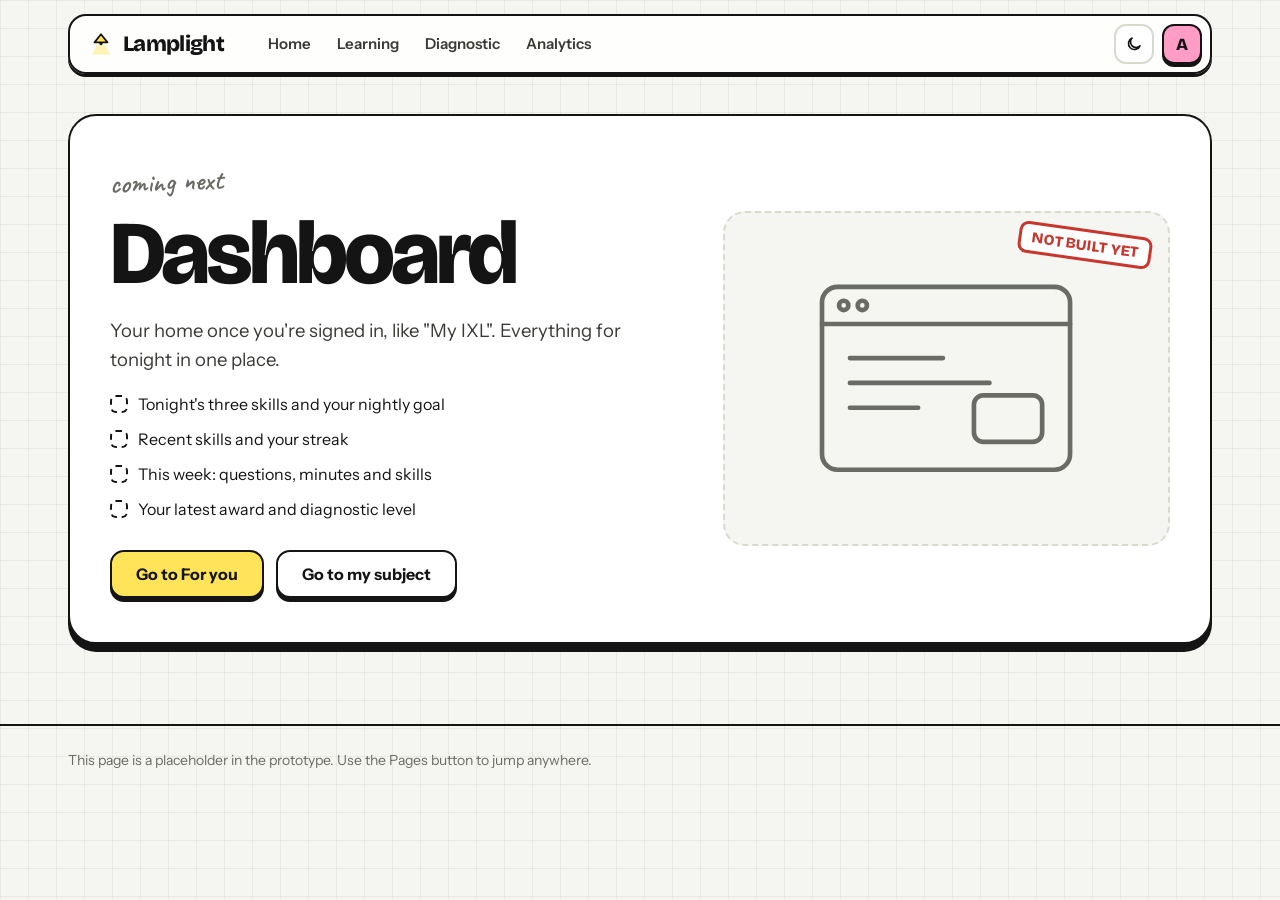
<file: coming-soon.html>
<!doctype html>
<html lang="en-AU">
<head>
<meta charset="utf-8">
<meta name="viewport" content="width=device-width, initial-scale=1, viewport-fit=cover">
<title>Coming next · Lamplight</title>
<link rel="preconnect" href="https://fonts.googleapis.com">
<link rel="preconnect" href="https://fonts.gstatic.com" crossorigin>
<link rel="stylesheet" href="https://fonts.googleapis.com/css2?family=Bricolage+Grotesque:opsz,wght@12..96,500;12..96,700;12..96,800&family=Caveat:wght@600;700&family=Instrument+Sans:wght@400;500;600;700&family=JetBrains+Mono:wght@500;700&display=swap">
<link rel="stylesheet" href="css/lamplight.css">
<style>
  .navlinks a[aria-current="page"] { background: var(--hl-yellow); color: #141414; }
  .avatar { width: 40px; height: 40px; border-radius: 12px; border: 2px solid var(--ink); background: var(--hl-pink); color: #141414; display: grid; place-items: center; font: 800 17px var(--font-display); text-decoration: none; box-shadow: 0 3px 0 var(--shadow); }
  .icon-btn { width: 40px; height: 40px; border-radius: 12px; border: 2px solid var(--line); background: var(--card); display: grid; place-items: center; cursor: pointer; color: var(--ink); }
  .soon { margin-top: 40px; background: var(--card); border: 2.5px solid var(--ink); border-radius: 28px; box-shadow: 0 8px 0 var(--shadow); padding: 44px 40px; display: grid; grid-template-columns: 1.3fr 1fr; gap: 32px; align-items: center; }
  @media (max-width: 820px) { .soon { grid-template-columns: 1fr; padding: 28px 22px; } }
  .soon .hand { font-size: 28px; color: var(--muted); transform: rotate(-2deg); display: inline-block; }
  .soon h1 { font-size: clamp(48px, 7vw, 96px); letter-spacing: -0.045em; margin: 6px 0 0; }
  .soon p { font-size: 18.5px; color: var(--ink-2); max-width: 30em; margin: 18px 0 0; }
  .soon ul { margin: 18px 0 0; padding: 0; list-style: none; display: grid; gap: 10px; }
  .soon li { display: flex; gap: 10px; align-items: flex-start; font-size: 16px; }
  .soon li::before { content: ""; flex: none; width: 18px; height: 18px; border-radius: 6px; border: 2px dashed var(--ink); margin-top: 3px; }
  .soon .actions { display: flex; gap: 12px; flex-wrap: wrap; margin-top: 28px; }
  .sketch { aspect-ratio: 4 / 3; border: 2.5px dashed var(--line); border-radius: 22px; background: var(--paper); display: grid; place-items: center; position: relative; overflow: hidden; }
  .sketch svg { width: 70%; height: auto; }
  .sketch .stamp { position: absolute; top: 16px; right: 16px; font: 800 15px var(--font-display); color: var(--bad); border: 3px solid var(--bad); border-radius: 9px; padding: 4px 10px; transform: rotate(8deg); background: var(--card); }
  .pagefoot { margin-top: 80px; border-top: 2px solid var(--ink); padding-block: 24px 40px; color: var(--muted); font-size: 14px; }
</style>
<script src="js/config.js"></script>
<script src="js/sync.js"></script>
<script src="js/menu.js"></script>
</head>
<body class="app">

<header class="topbar">
  <div class="wrap">
    <div class="bar">
      <a class="brand" href="index.html" aria-label="Lamplight home">
        <svg viewBox="0 0 32 32" aria-hidden="true"><path d="M8 14 16 4l8 10Z" fill="var(--hl-yellow)" stroke="var(--ink)" stroke-width="2.2" stroke-linejoin="round"/><path d="M11 17 5 29h22l-6-12Z" fill="var(--hl-yellow)" opacity=".45"/><circle cx="16" cy="15.5" r="2" fill="var(--ink)"/></svg>
        Lamplight
      </a>
      <nav class="navlinks" aria-label="Main">
        <a href="dashboard.html" data-nav="home">Home</a>
        <a href="subject.html" data-nav="learning">Learning</a>
        <a href="diagnostic.html">Diagnostic</a>
        <a href="analytics.html">Analytics</a>
      </nav>
      <div class="nav-actions">
        <button class="icon-btn" type="button" id="lights" aria-label="Turn lights off" title="Lights off">
          <svg width="18" height="18" viewBox="0 0 24 24" fill="none" stroke="currentColor" stroke-width="2.2" stroke-linecap="round" stroke-linejoin="round"><path d="M20 14.5A8 8 0 1 1 9.5 4a6.5 6.5 0 0 0 10.5 10.5Z"/></svg>
        </button>
        <a class="avatar" href="account.html" aria-label="Your account">S</a>
      </div>
    </div>
  </div>
</header>
<div class="subnav" id="subnav" data-current=""></div>

<main class="wrap">
  <section class="soon">
    <div>
      <span class="hand">coming next</span>
      <h1 id="t">Dashboard</h1>
      <p id="d"></p>
      <ul id="l"></ul>
      <div class="actions">
        <a class="btn btn-yellow" href="recommendations.html">Go to For you</a>
        <a class="btn" href="subject.html">Go to my subject</a>
      </div>
    </div>
    <div class="sketch" aria-hidden="true">
      <span class="stamp">NOT BUILT YET</span>
      <svg viewBox="0 0 200 150" fill="none" stroke="var(--muted)" stroke-width="3" stroke-linecap="round" stroke-linejoin="round">
        <rect x="20" y="16" width="160" height="118" rx="10"/><path d="M20 40h160"/><circle cx="34" cy="28" r="3"/><circle cx="46" cy="28" r="3"/>
        <path d="M38 62h60M38 78h90M38 94h44"/><rect x="118" y="86" width="44" height="30" rx="6"/>
      </svg>
    </div>
  </section>
</main>

<footer class="pagefoot"><div class="wrap">This page is a placeholder in the prototype. Use the Pages button to jump anywhere.</div></footer>

<script src="js/account.js"></script>
<script src="js/subnav.js"></script>
<script>
(() => {
  const P = {
    dashboard: { t: 'Dashboard', sub: '', nav: 'dashboard', d: 'Your home once you\'re signed in, like "My IXL". Everything for tonight in one place.',
      l: ['Tonight\'s three skills and your nightly goal', 'Recent skills and your streak', 'This week: questions, minutes and skills', 'Your latest award and diagnostic level'] },
    practice: { t: 'Practice', sub: '', nav: 'learning', d: 'Where you actually answer questions, one at a time, in every question type.',
      l: ['SmartScore out of 100, questions answered and a timer', 'Learn with an example before you start', 'A full explanation after every wrong answer', 'All fourteen question types, from matching to case studies'] },
    'skill-plans': { t: 'Skill plans', sub: 'plans', nav: 'learning', d: 'Pick the weeks and skills for an exam or assignment and turn them into a plan.',
      l: ['Choose a subject and the weeks it covers', 'Set the exam or due date', 'A day-by-day plan that fits your nights', 'Progress through the plan at a glance'] },
    awards: { t: 'Awards', sub: 'awards', nav: 'learning', d: 'A board of hidden prizes that you uncover as you practise, plus certificates to keep.',
      l: ['A prize board for each subject', 'Milestones for questions, time and mastered skills', 'Certificates you can download', 'Your streak record'] },
    account: { t: 'Account', sub: '', nav: '', d: 'Your profile and settings.',
      l: ['Name, uni and course', 'Nightly goal and reminders', 'Lights off by default after a set time', 'Manage your subjects and uploads'] }
  };
  function show() {
    const key = location.hash.slice(1) || 'dashboard', p = P[key] || P.dashboard;
    document.getElementById('t').textContent = p.t;
    document.getElementById('d').textContent = p.d;
    document.getElementById('l').innerHTML = p.l.map(x => '<li>' + x + '</li>').join('');
    document.title = p.t + ' · Lamplight';
    document.querySelectorAll('.navlinks a').forEach(a => a.toggleAttribute('aria-current', a.dataset.nav === p.nav && !!p.nav));
    document.querySelectorAll('.navlinks a[aria-current]').forEach(a => a.setAttribute('aria-current', 'page'));
    const sn = document.getElementById('subnav');
    sn.hidden = !p.sub && key !== 'practice';
    sn.setAttribute('data-current', p.sub);
    window.dispatchEvent(new Event('lamplight:subjects'));
  }
  window.addEventListener('hashchange', show);
  show();
  document.getElementById('lights').addEventListener('click', () => {
    const dark = document.documentElement.getAttribute('data-theme') === 'dark';
    if (dark) document.documentElement.removeAttribute('data-theme'); else document.documentElement.setAttribute('data-theme', 'dark');
  });
})();
</script>
<script src="js/tour.js"></script>
</body>
</html>
</file>
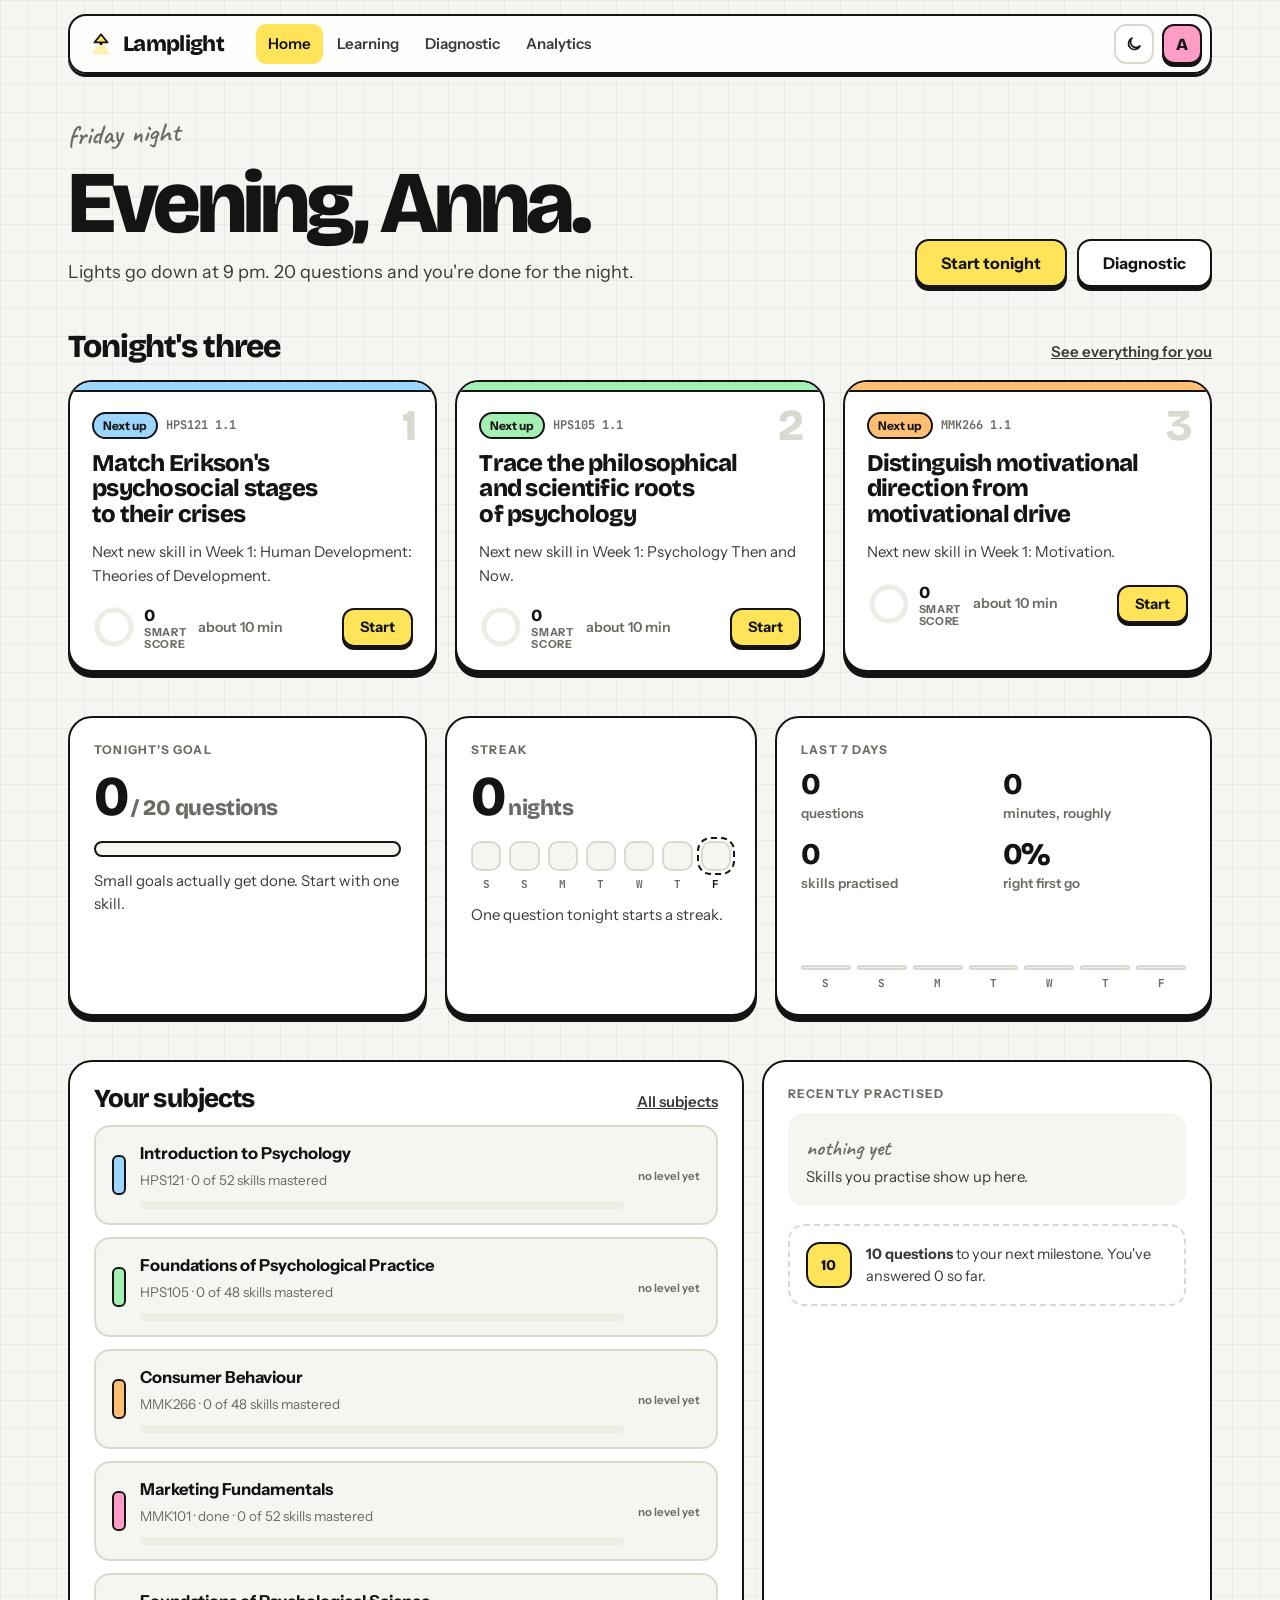
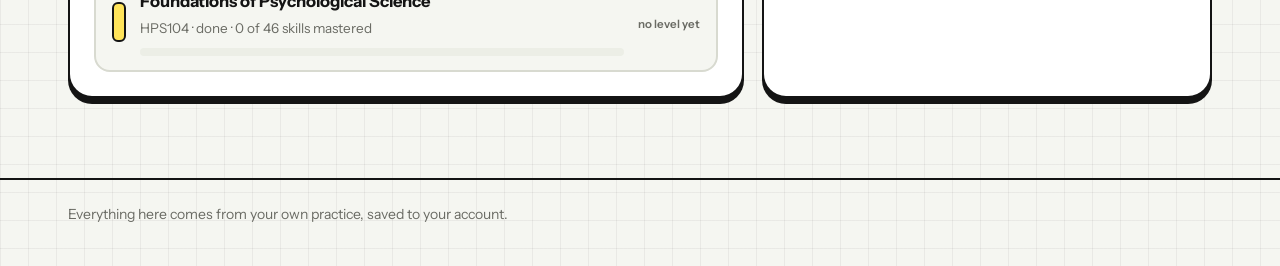
<file: dashboard.html>
<!doctype html>
<html lang="en-AU">
<head>
<meta charset="utf-8">
<meta name="viewport" content="width=device-width, initial-scale=1, viewport-fit=cover">
<title>Dashboard · Lamplight</title>
<link rel="preconnect" href="https://fonts.googleapis.com">
<link rel="preconnect" href="https://fonts.gstatic.com" crossorigin>
<link rel="stylesheet" href="https://fonts.googleapis.com/css2?family=Bricolage+Grotesque:opsz,wght@12..96,500;12..96,700;12..96,800&family=Caveat:wght@600;700&family=Instrument+Sans:wght@400;500;600;700&family=JetBrains+Mono:wght@500;700&display=swap">
<link rel="stylesheet" href="css/lamplight.css">
<style>
  .navlinks a[aria-current="page"] { background: var(--hl-yellow); color: #141414; }
  .avatar { width: 40px; height: 40px; border-radius: 12px; border: 2px solid var(--ink); background: var(--hl-pink); color: #141414; display: grid; place-items: center; font: 800 17px var(--font-display); text-decoration: none; box-shadow: 0 3px 0 var(--shadow); }
  .icon-btn { width: 40px; height: 40px; border-radius: 12px; border: 2px solid var(--line); background: var(--card); display: grid; place-items: center; cursor: pointer; color: var(--ink); }
  .pagefoot { margin-top: 80px; border-top: 2px solid var(--ink); padding-block: 24px 40px; color: var(--muted); font-size: 14px; }

  .hello { margin-top: 38px; display: flex; align-items: flex-end; justify-content: space-between; gap: 20px; flex-wrap: wrap; }
  .hello .hand { font-size: 28px; color: var(--muted); transform: rotate(-2deg); display: inline-block; }
  .hello h1 { font-size: clamp(44px, 7vw, 88px); letter-spacing: -0.045em; margin-top: 4px; }
  .hello p { margin: 12px 0 0; font-size: 18px; color: var(--ink-2); max-width: 34em; }
  .hello .actions { display: flex; gap: 10px; flex-wrap: wrap; }

  .card { background: var(--card); border: 2.5px solid var(--ink); border-radius: 24px; box-shadow: 0 6px 0 var(--shadow); padding: 24px; }
  .label { font: 700 12px var(--font-body); letter-spacing: .1em; text-transform: uppercase; color: var(--muted); margin: 0 0 12px; }
  .sec { margin-top: 44px; }
  .sec-h { display: flex; align-items: baseline; justify-content: space-between; gap: 12px; margin-bottom: 16px; }
  .sec-h h2 { font-size: 32px; letter-spacing: -0.035em; }
  .sec-h a { font-weight: 600; font-size: 15px; color: var(--ink-2); }

  /* tonight's three */
  .three { display: grid; grid-template-columns: repeat(3, 1fr); gap: 18px; }
  @media (max-width: 960px) { .three { grid-template-columns: 1fr; } }
  .pick { position: relative; display: grid; gap: 12px; align-content: start; text-decoration: none; color: var(--ink); background: var(--card); border: 2.5px solid var(--ink); border-radius: 24px; box-shadow: 0 6px 0 var(--shadow); padding: 22px 22px 20px; transition: transform .12s ease, box-shadow .12s ease; overflow: hidden; }
  .pick::before { content: ""; position: absolute; inset: 0 0 auto 0; height: 10px; background: var(--c); border-bottom: 2px solid var(--ink); }
  .pick:hover { transform: translateY(-2px); box-shadow: 0 8px 0 var(--shadow); }
  .pick .num { position: absolute; top: 22px; right: 20px; font: 800 44px/1 var(--font-display); color: var(--line); letter-spacing: -0.04em; }
  .pick .tags { display: flex; gap: 8px; flex-wrap: wrap; align-items: center; margin-top: 8px; padding-right: 44px; }
  .tag { font: 700 12px var(--font-body); padding: 4px 9px; border-radius: 99px; border: 2px solid var(--ink); background: var(--c); color: #141414; }
  .code { font: 700 12px var(--font-mono); color: var(--muted); }
  .pick h3 { font-size: 24px; letter-spacing: -0.03em; line-height: 1.08; }
  .pick .why { font-size: 15px; color: var(--ink-2); margin: 0; }
  .pick .foot { display: flex; align-items: center; gap: 12px; margin-top: 6px; }
  .pick .mins { color: var(--muted); font-size: 14px; font-weight: 600; }
  .pick .foot .btn { margin-left: auto; }
  .ringwrap { display: flex; align-items: center; gap: 8px; font: 700 11px/1.1 var(--font-body); color: var(--muted); text-transform: uppercase; letter-spacing: .06em; }
  .ring { width: 44px; height: 44px; transform: rotate(-90deg); }
  .ring .track { stroke: var(--paper-2); }
  .ring .fill { stroke: var(--good); }
  .ringwrap b { font: 800 17px var(--font-display); color: var(--ink); text-transform: none; letter-spacing: -0.02em; }

  /* stats row */
  .stats { display: grid; grid-template-columns: 1.15fr 1fr 1.4fr; gap: 18px; margin-top: 44px; }
  @media (max-width: 960px) { .stats { grid-template-columns: 1fr; } }
  .big { font: 800 56px/1 var(--font-display); letter-spacing: -0.045em; }
  .big small { font-size: 22px; color: var(--muted); letter-spacing: -0.02em; }
  .gbar { height: 16px; border-radius: 99px; border: 2px solid var(--ink); background: var(--paper); overflow: hidden; margin-top: 16px; }
  .gbar i { display: block; height: 100%; background: var(--hl-green); border-right: 2px solid var(--ink); transition: width .8s cubic-bezier(.3,.8,.3,1); }
  .gbar i[style*="width: 0"] { border-right: 0; }
  .note { margin: 12px 0 0; font-size: 15px; color: var(--ink-2); }
  .done-stamp { display: inline-block; font: 800 14px var(--font-display); color: var(--good); border: 2.5px solid var(--good); border-radius: 9px; padding: 3px 9px; transform: rotate(-4deg); margin-left: 8px; vertical-align: middle; }
  .dots { display: flex; gap: 8px; margin-top: 16px; }
  .dot { flex: 1; display: grid; gap: 6px; justify-items: center; font: 700 11px var(--font-mono); color: var(--muted); }
  .dot i { width: 100%; max-width: 34px; aspect-ratio: 1; border-radius: 10px; border: 2px solid var(--line); background: var(--paper); }
  .dot.on i { background: var(--hl-orange); border-color: var(--ink); }
  .dot.today { color: var(--ink); }
  .dot.today i { outline: 2px dashed var(--ink); outline-offset: 2px; }
  .week { display: grid; grid-template-columns: repeat(2, 1fr); gap: 14px 18px; }
  .week div b { display: block; font: 800 30px/1 var(--font-display); letter-spacing: -0.035em; }
  .week div small { color: var(--muted); font-size: 13.5px; font-weight: 600; }
  .spark { display: flex; align-items: flex-end; gap: 6px; height: 56px; margin-top: 18px; }
  .spark span { flex: 1; background: var(--hl-blue); border: 2px solid var(--ink); border-radius: 6px 6px 3px 3px; min-height: 4px; position: relative; }
  .spark span.zero { background: var(--paper-2); border-color: var(--line); }
  .spark-l { display: flex; gap: 6px; margin-top: 6px; }
  .spark-l span { flex: 1; text-align: center; font: 700 11px var(--font-mono); color: var(--muted); }

  /* subjects + recent */
  .lower { display: grid; grid-template-columns: 1.5fr 1fr; gap: 18px; }
  @media (max-width: 960px) { .lower { grid-template-columns: 1fr; } }
  .subs { display: grid; gap: 12px; }
  .sub { display: grid; grid-template-columns: 14px 1fr auto; gap: 14px; align-items: center; text-decoration: none; color: var(--ink); padding: 14px 16px; border: 2px solid var(--line); border-radius: 16px; background: var(--paper); }
  .sub:hover { border-color: var(--ink); }
  .sub > i { width: 14px; height: 40px; border-radius: 6px; background: var(--c); border: 2px solid var(--ink); }
  .sub b { font-size: 16.5px; display: block; }
  .sub small { color: var(--muted); font-size: 13.5px; }
  .sub .mini { height: 8px; border-radius: 99px; background: var(--paper-2); margin-top: 8px; overflow: hidden; }
  .sub .mini span { display: block; height: 100%; background: var(--c); }
  .sub .lvl { text-align: right; font: 800 22px/1 var(--font-display); letter-spacing: -0.03em; }
  .sub .lvl small { display: block; font: 600 11.5px var(--font-body); letter-spacing: 0; color: var(--muted); margin-top: 3px; }
  .recent { list-style: none; margin: 0; padding: 0; display: grid; gap: 4px; }
  .recent a { display: grid; grid-template-columns: 1fr auto; gap: 2px 10px; padding: 10px 12px; border-radius: 12px; text-decoration: none; color: var(--ink); }
  .recent a:hover { background: var(--paper-2); }
  .recent b { font-size: 15px; font-weight: 600; line-height: 1.3; }
  .recent small { grid-column: 1; color: var(--muted); font-size: 13px; }
  .recent .sc { grid-row: span 2; align-self: center; font: 800 18px var(--font-display); }
  .recent .sc.m { color: var(--good); }
  .milestone { margin-top: 18px; padding: 16px; border-radius: 16px; border: 2px dashed var(--line); display: flex; gap: 14px; align-items: center; }
  .milestone .badge { flex: none; width: 46px; height: 46px; border-radius: 14px; border: 2px solid var(--ink); background: var(--hl-yellow); display: grid; place-items: center; font: 800 15px var(--font-display); color: #141414; }
  .milestone p { margin: 0; font-size: 14.5px; color: var(--ink-2); }
  .empty { padding: 18px; border-radius: 16px; background: var(--paper); color: var(--ink-2); font-size: 15px; }
  .empty .hand { font-size: 22px; color: var(--muted); display: block; }
</style>
<script src="js/config.js"></script>
<script src="js/sync.js"></script>
<script src="js/menu.js"></script>
</head>
<body class="app">

<header class="topbar">
  <div class="wrap">
    <div class="bar">
      <a class="brand" href="index.html" aria-label="Lamplight home">
        <svg viewBox="0 0 32 32" aria-hidden="true"><path d="M8 14 16 4l8 10Z" fill="var(--hl-yellow)" stroke="var(--ink)" stroke-width="2.2" stroke-linejoin="round"/><path d="M11 17 5 29h22l-6-12Z" fill="var(--hl-yellow)" opacity=".45"/><circle cx="16" cy="15.5" r="2" fill="var(--ink)"/></svg>
        Lamplight
      </a>
      <nav class="navlinks" aria-label="Main">
        <a href="dashboard.html" data-nav="home" aria-current="page">Home</a>
        <a href="subject.html" data-nav="learning">Learning</a>
        <a href="diagnostic.html">Diagnostic</a>
        <a href="analytics.html">Analytics</a>
      </nav>
      <div class="nav-actions">
        <button class="icon-btn" type="button" id="lights" aria-label="Turn lights off" title="Lights off">
          <svg width="18" height="18" viewBox="0 0 24 24" fill="none" stroke="currentColor" stroke-width="2.2" stroke-linecap="round" stroke-linejoin="round"><path d="M20 14.5A8 8 0 1 1 9.5 4a6.5 6.5 0 0 0 10.5 10.5Z"/></svg>
        </button>
        <a class="avatar" href="account.html" aria-label="Your account">S</a>
      </div>
    </div>
  </div>
</header>

<main class="wrap" id="main">
  <section class="hello">
    <div>
      <span class="hand" id="when">tonight</span>
      <h1 id="hi">Evening.</h1>
      <p id="lede"></p>
    </div>
    <div class="actions">
      <a class="btn btn-yellow" id="goBtn" href="practice.html">Start tonight</a>
      <a class="btn" href="diagnostic.html">Diagnostic</a>
    </div>
  </section>

  <section class="sec">
    <div class="sec-h"><h2>Tonight's three</h2><a href="recommendations.html">See everything for you</a></div>
    <div class="three" id="three"></div>
  </section>

  <section class="stats">
    <div class="card" id="goalCard"></div>
    <div class="card" id="streakCard"></div>
    <div class="card" id="weekCard"></div>
  </section>

  <section class="sec lower">
    <div class="card">
      <div class="sec-h" style="margin-bottom:12px"><h2 style="font-size:26px">Your subjects</h2><a href="subject.html">All subjects</a></div>
      <div class="subs" id="subs"></div>
    </div>
    <div class="card">
      <p class="label">Recently practised</p>
      <ul class="recent" id="recent"></ul>
      <div class="milestone" id="milestone"></div>
    </div>
  </section>
</main>

<footer class="pagefoot"><div class="wrap">Everything here comes from your own practice, saved to your account.</div></footer>

<script src="data/units.js"></script>
<script src="js/banks.js"></script>
<script src="js/account.js"></script>
<script src="js/diag-core.js"></script>
<script>
(() => {
  const $ = s => document.querySelector(s);
  const esc = s => String(s == null ? '' : s).replace(/[&<>"']/g, c => ({ '&': '&amp;', '<': '&lt;', '>': '&gt;', '"': '&quot;', "'": '&#39;' }[c]));
  const UNITS = window.LAMPLIGHT_UNITS || {};
  const D = window.LamplightDiag;
  const L = window.Lamplight || {};
  const DAY = 86400000;

  const read = (k, d) => { try { const v = localStorage.getItem(k); return v ? JSON.parse(v) : d; } catch (e) { return d; } };
  const profile = (L.profile && L.profile()) || {};
  const PR = (L.progress && L.progress()) || {};
  const LOG = read('lamplight:log', []).filter(x => x && x.t && x.s);
  const allSubs = (L.subjects ? L.subjects() : read('lamplight:subjects', [])).filter(s => UNITS[s.code || s.id]);
  let subs = allSubs.filter(s => !s.done); if (!subs.length) subs = allSubs;
  const goal = +profile.goal || 20;
  const first = String(profile.name || '').trim().split(/\s+/)[0];

  /* skills, in order, for each current subject */
  const skillIndex = {};
  subs.forEach(s => { const U = UNITS[s.code || s.id]; U.weekList.forEach(w => w.skills.forEach(k => { skillIndex[k.id] = { k, w, U, s }; })); });
  const allIndex = {};
  allSubs.forEach(s => { const U = UNITS[s.code || s.id]; U.weekList.forEach(w => w.skills.forEach(k => { allIndex[k.id] = { k, w, U, s }; })); });

  const dayKey = t => { const d = new Date(t); return d.getFullYear() + '-' + (d.getMonth() + 1) + '-' + d.getDate(); };
  const startOfDay = t => { const d = new Date(t); d.setHours(0, 0, 0, 0); return d.getTime(); };
  const now = Date.now(), today = startOfDay(now);
  const ago = t => {
    const m = Math.round((now - t) / 60000);
    if (m < 2) return 'just now'; if (m < 60) return m + ' min ago';
    const h = Math.round(m / 60); if (t >= today) return h + ' h ago';
    if (t >= today - DAY) return 'yesterday';
    const d = Math.round((today - startOfDay(t)) / DAY); return d < 7 ? d + ' days ago' : new Date(t).toLocaleDateString('en-AU', { day: 'numeric', month: 'short' });
  };
  const score = id => (PR[id] && PR[id].score) || 0;
  const skCode = k => { const p = k.id.split('-'); return p[0] + ' ' + p[1]; };

  /* ---------- greeting ---------- */
  const hr = new Date().getHours();
  const part = hr < 5 ? 'Late night' : hr < 12 ? 'Morning' : hr < 17 ? 'Afternoon' : 'Evening';
  $('#hi').textContent = part + (first ? ', ' + first : '') + '.';
  $('#when').textContent = new Date().toLocaleDateString('en-AU', { weekday: 'long' }).toLowerCase() + (hr >= 17 || hr < 5 ? ' night' : '');
  const av = document.querySelector('a.avatar'); if (av && first) av.textContent = first[0].toUpperCase();
  const doneToday = LOG.filter(x => x.t >= today).length;
  const left = Math.max(0, goal - doneToday);
  let lights = '';
  if (profile.lightsAt) { const [h, m] = profile.lightsAt.split(':').map(Number); const d = new Date(); d.setHours(h, m || 0, 0, 0); lights = 'Lights go down at ' + d.toLocaleTimeString('en-AU', { hour: 'numeric', minute: m ? '2-digit' : undefined }).replace(':00', '') + '. '; }
  $('#lede').textContent = !subs.length ? 'Add a subject to get started. Lamplight builds your nights around it.'
    : left === 0 ? 'Goal done for today. Anything more is a bonus, or call it a night.'
    : lights + (doneToday ? left + ' more questions and today\'s goal is done.' : goal + ' questions and you\'re done for the night.');

  /* ---------- tonight's three ---------- */
  const picks = [], used = new Set();
  const add = (id, reason, why) => { if (!id || used.has(id) || !skillIndex[id]) return false; used.add(id); picks.push({ id, reason, why }); return true; };

  /* 0. the nearest exam plan comes first */
  const plans = read('lamplight:plans', []).filter(p => p.date && skillIndex && UNITS[p.code]);
  const upcoming = plans.map(p => { const [y, m, dd] = p.date.split('-').map(Number); return { p, at: new Date(y, m - 1, dd).getTime() }; }).filter(x => x.at > today).sort((a, b) => a.at - b.at)[0];
  if (upcoming) {
    const U = UNITS[upcoming.p.code], left = Math.round((upcoming.at - today) / DAY);
    for (const w of U.weekList) { if (!upcoming.p.weeks.includes(w.week)) continue; const k = w.skills.find(k => score(k.id) < 100); if (k) { add(k.id, 'Exam plan', 'On your plan for ' + upcoming.p.title + '. ' + left + ' day' + (left === 1 ? '' : 's') + ' to go.'); break; } }
  }
  /* 1. pick up where you left off */
  for (let i = LOG.length - 1; i >= 0 && picks.length < 1; i--) {
    const id = LOG[i].s; if (skillIndex[id] && score(id) < 100) add(id, 'Pick up', 'You were on this ' + ago(LOG[i].t) + '. SmartScore ' + score(id) + ', keep it moving.');
  }
  /* 2. weakest week, from the diagnostic and practice */
  if (D && D.weekLevel) {
    let worst = null;
    subs.forEach(s => { const U = UNITS[s.code || s.id]; U.weekList.forEach(w => { const lv = D.weekLevel(U.code, w.week); if (lv.v != null && (!worst || lv.v < worst.v)) worst = { v: lv.v, U, w }; }); });
    if (worst) { const r = D.recSkills(worst.U.code, worst.w.week, 4).find(x => !used.has(x.k.id)); if (r) add(r.k.id, 'Weakest week', 'Week ' + worst.w.week + ' is your weakest week in ' + worst.U.code + ' right now.'); }
  }
  /* 3. next new skill, taking turns between subjects */
  const nextNew = s => { const U = UNITS[s.code || s.id]; for (const w of U.weekList) for (const k of w.skills) if (!(PR[k.id] && PR[k.id].answered) && !used.has(k.id)) return { k, w }; return null; };
  const order = subs.slice().sort((a, b) => picks.filter(p => skillIndex[p.id].s === a).length - picks.filter(p => skillIndex[p.id].s === b).length);
  for (const s of order) { if (picks.length >= 3) break; const n = nextNew(s); if (n) add(n.k.id, 'Next up', 'Next new skill in Week ' + n.w.week + ': ' + n.w.topic + '.'); }
  /* 4. keep mastered skills fresh */
  Object.keys(PR).filter(id => skillIndex[id] && PR[id].score >= 100 && PR[id].last && now - PR[id].last > 7 * DAY)
    .sort((a, b) => PR[a].last - PR[b].last).forEach(id => { if (picks.length < 3) add(id, 'Keep it fresh', 'Mastered ' + ago(PR[id].last) + '. A quick round keeps it.'); });
  /* 5. anything else that isn't mastered yet */
  Object.keys(skillIndex).sort((a, b) => score(a) - score(b)).forEach(id => { if (picks.length < 3 && score(id) < 100) add(id, 'Worth a go', 'SmartScore ' + score(id) + '. A few questions will lift it.'); });

  const ring = s => { const C = 2 * Math.PI * 17, off = (C * (1 - s / 100)).toFixed(1); return '<svg class="ring" viewBox="0 0 44 44" aria-hidden="true"><circle class="track" cx="22" cy="22" r="17" fill="none" stroke-width="5"/><circle class="fill" cx="22" cy="22" r="17" fill="none" stroke-width="5" stroke-linecap="round" stroke-dasharray="' + C.toFixed(1) + '" stroke-dashoffset="' + off + '"/></svg>'; };
  const mins = s => Math.max(3, Math.round(2 + (100 - s) / 100 * 8));
  $('#three').innerHTML = picks.length ? picks.map((p, i) => {
    const x = skillIndex[p.id], s = score(p.id);
    return '<a class="pick" href="practice.html#' + encodeURIComponent(p.id) + '" style="--c:' + x.s.colour + '">' +
      '<span class="num">' + (i + 1) + '</span>' +
      '<div class="tags"><span class="tag">' + esc(p.reason) + '</span><span class="code">' + esc(skCode(x.k)) + '</span></div>' +
      '<h3>' + esc(x.k.name) + '</h3><p class="why">' + esc(p.why) + '</p>' +
      '<div class="foot"><span class="ringwrap">' + ring(s) + '<span><b>' + s + '</b><br>Smart<br>Score</span></span><span class="mins">about ' + mins(s) + ' min</span><span class="btn btn-yellow btn-small">Start</span></div></a>';
  }).join('') : '<div class="empty"><span class="hand">nothing to practise yet</span>Add a subject and upload a week, and tonight\'s three will show up here.</div>';
  if (picks[0]) $('#goBtn').href = 'practice.html#' + encodeURIComponent(picks[0].id);

  /* ---------- goal ---------- */
  const pct = Math.min(100, Math.round(doneToday / goal * 100));
  $('#goalCard').innerHTML = '<p class="label">Tonight\'s goal</p><div class="big">' + doneToday + '<small> / ' + goal + ' questions</small>' + (left === 0 ? '<span class="done-stamp">DONE</span>' : '') + '</div>' +
    '<div class="gbar" role="progressbar" aria-valuemin="0" aria-valuemax="' + goal + '" aria-valuenow="' + doneToday + '"><i style="width: 0%"></i></div>' +
    '<p class="note">' + (left === 0 ? 'You hit your goal. Nice work.' : doneToday ? left + ' to go. That\'s about ' + Math.max(1, Math.round(left * 0.5)) + ' minutes.' : 'Small goals actually get done. Start with one skill.') + '</p>';
  requestAnimationFrame(() => setTimeout(() => { const b = $('#goalCard .gbar i'); if (b) b.style.width = pct + '%'; }, 60));

  /* ---------- streak ---------- */
  const days = new Set(LOG.map(x => dayKey(x.t)));
  let streak = 0, d = days.has(dayKey(now)) ? today : today - DAY;
  while (days.has(dayKey(d))) { streak++; d -= DAY; }
  const last7 = []; for (let i = 6; i >= 0; i--) last7.push(today - i * DAY);
  const wd = t => new Date(t).toLocaleDateString('en-AU', { weekday: 'narrow' });
  $('#streakCard').innerHTML = '<p class="label">Streak</p><div class="big">' + streak + '<small> night' + (streak === 1 ? '' : 's') + '</small></div>' +
    '<div class="dots">' + last7.map(t => '<div class="dot' + (days.has(dayKey(t)) ? ' on' : '') + (t === today ? ' today' : '') + '"><i></i>' + wd(t) + '</div>').join('') + '</div>' +
    '<p class="note">' + (streak && !days.has(dayKey(now)) ? 'Answer one question tonight to keep it going.' : streak ? 'Keep it going tomorrow night.' : 'One question tonight starts a streak.') + '</p>';

  /* ---------- this week ---------- */
  const wk = LOG.filter(x => x.t >= today - 6 * DAY);
  const perDay = last7.map(t => wk.filter(x => x.t >= t && x.t < t + DAY).length);
  let secs = 0; const sorted = wk.slice().sort((a, b) => a.t - b.t);
  sorted.forEach((x, i) => { const gap = i ? x.t - sorted[i - 1].t : Infinity; secs += gap < 5 * 60000 ? gap / 1000 : 30; });
  const right = wk.filter(x => x.ok).length;
  const max = Math.max(1, ...perDay);
  $('#weekCard').innerHTML = '<p class="label">Last 7 days</p><div class="week">' +
    '<div><b>' + wk.length + '</b><small>questions</small></div>' +
    '<div><b>' + Math.round(secs / 60) + '</b><small>minutes, roughly</small></div>' +
    '<div><b>' + new Set(wk.map(x => x.s)).size + '</b><small>skills practised</small></div>' +
    '<div><b>' + (wk.length ? Math.round(right / wk.length * 100) + '%' : '0%') + '</b><small>right first go</small></div></div>' +
    '<div class="spark" aria-label="Questions per day">' + perDay.map(n => '<span' + (n ? '' : ' class="zero"') + ' style="height:' + (n ? Math.max(10, n / max * 100) : 8) + '%" title="' + n + ' questions"></span>').join('') + '</div>' +
    '<div class="spark-l">' + last7.map(t => '<span>' + wd(t) + '</span>').join('') + '</div>';

  /* ---------- subjects ---------- */
  $('#subs').innerHTML = allSubs.length ? allSubs.slice().sort((a, b) => (a.done ? 1 : 0) - (b.done ? 1 : 0)).map(s => {
    const U = UNITS[s.code || s.id], sk = U.weekList.flatMap(w => w.skills);
    const mastered = sk.filter(k => score(k.id) >= 100).length, started = sk.filter(k => PR[k.id] && PR[k.id].answered).length;
    const lv = D && D.weekLevel ? U.weekList.map(w => D.weekLevel(U.code, w.week).v).filter(v => v != null) : [];
    const avg = lv.length ? Math.round(lv.reduce((a, b) => a + b, 0) / lv.length) : null;
    return '<a class="sub" href="subject.html#' + encodeURIComponent(s.id) + '" style="--c:' + s.colour + '"><i></i><div><b>' + esc(U.name) + '</b>' +
      '<small>' + esc(U.code) + (s.done ? ' · done' : '') + ' · ' + mastered + ' of ' + sk.length + ' skills mastered' + (started > mastered ? ', ' + (started - mastered) + ' in progress' : '') + '</small>' +
      '<div class="mini"><span style="width:' + Math.round(mastered / sk.length * 100) + '%"></span></div></div>' +
      '<div class="lvl">' + (avg != null ? avg + '<small>level</small>' : '<small>no level yet</small>') + '</div></a>';
  }).join('') : '<div class="empty"><span class="hand">no subjects yet</span><a href="subject.html">Add your first subject</a> to fill this in.</div>';

  /* ---------- recent + milestone ---------- */
  const seen = new Set(), rec = [];
  for (let i = LOG.length - 1; i >= 0 && rec.length < 6; i--) { const x = LOG[i]; if (!seen.has(x.s) && allIndex[x.s]) { seen.add(x.s); rec.push(x); } }
  $('#recent').innerHTML = rec.length ? rec.map(x => { const k = allIndex[x.s].k, s = score(x.s);
    return '<li><a href="practice.html#' + encodeURIComponent(x.s) + '"><b>' + esc(k.name) + '</b><span class="sc' + (s >= 100 ? ' m' : '') + '">' + s + '</span><small>' + esc(skCode(k)) + ' · ' + ago(x.t) + '</small></a></li>'; }).join('')
    : '<li class="empty"><span class="hand">nothing yet</span>Skills you practise show up here.</li>';
  const total = Object.values(PR).reduce((a, p) => a + (p.answered || 0), 0);
  const steps = [10, 25, 50, 100, 250, 500, 1000, 2500, 5000, 10000];
  const next = steps.find(n => n > total) || total + 1000;
  $('#milestone').innerHTML = '<span class="badge">' + (next >= 1000 ? next / 1000 + 'k' : next) + '</span><p><b>' + (next - total) + ' questions</b> to your next milestone. You\'ve answered ' + total + ' so far.</p>';

  /* lights */
  $('#lights').addEventListener('click', () => {
    const dark = document.documentElement.getAttribute('data-theme') === 'dark';
    if (dark) document.documentElement.removeAttribute('data-theme'); else document.documentElement.setAttribute('data-theme', 'dark');
  });
})();
</script>
<script src="js/tour.js"></script>
</body>
</html>
</file>
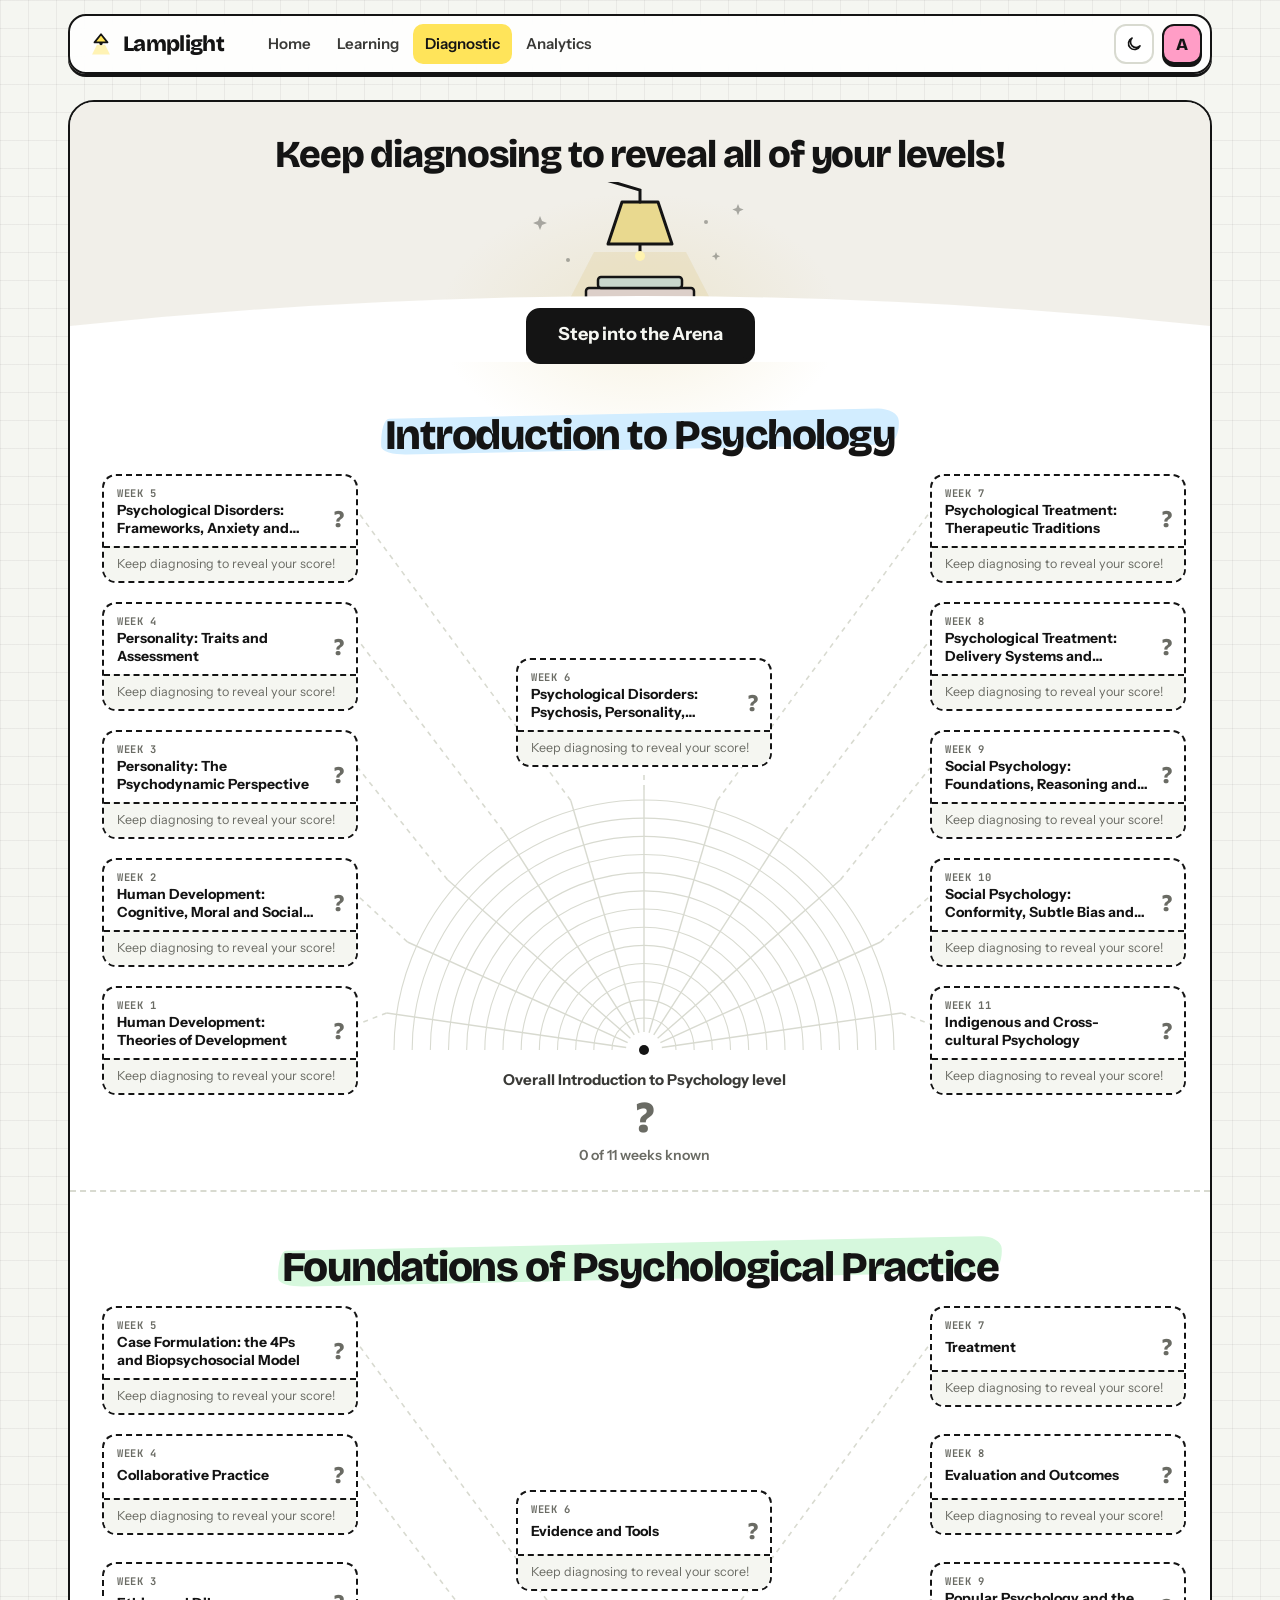
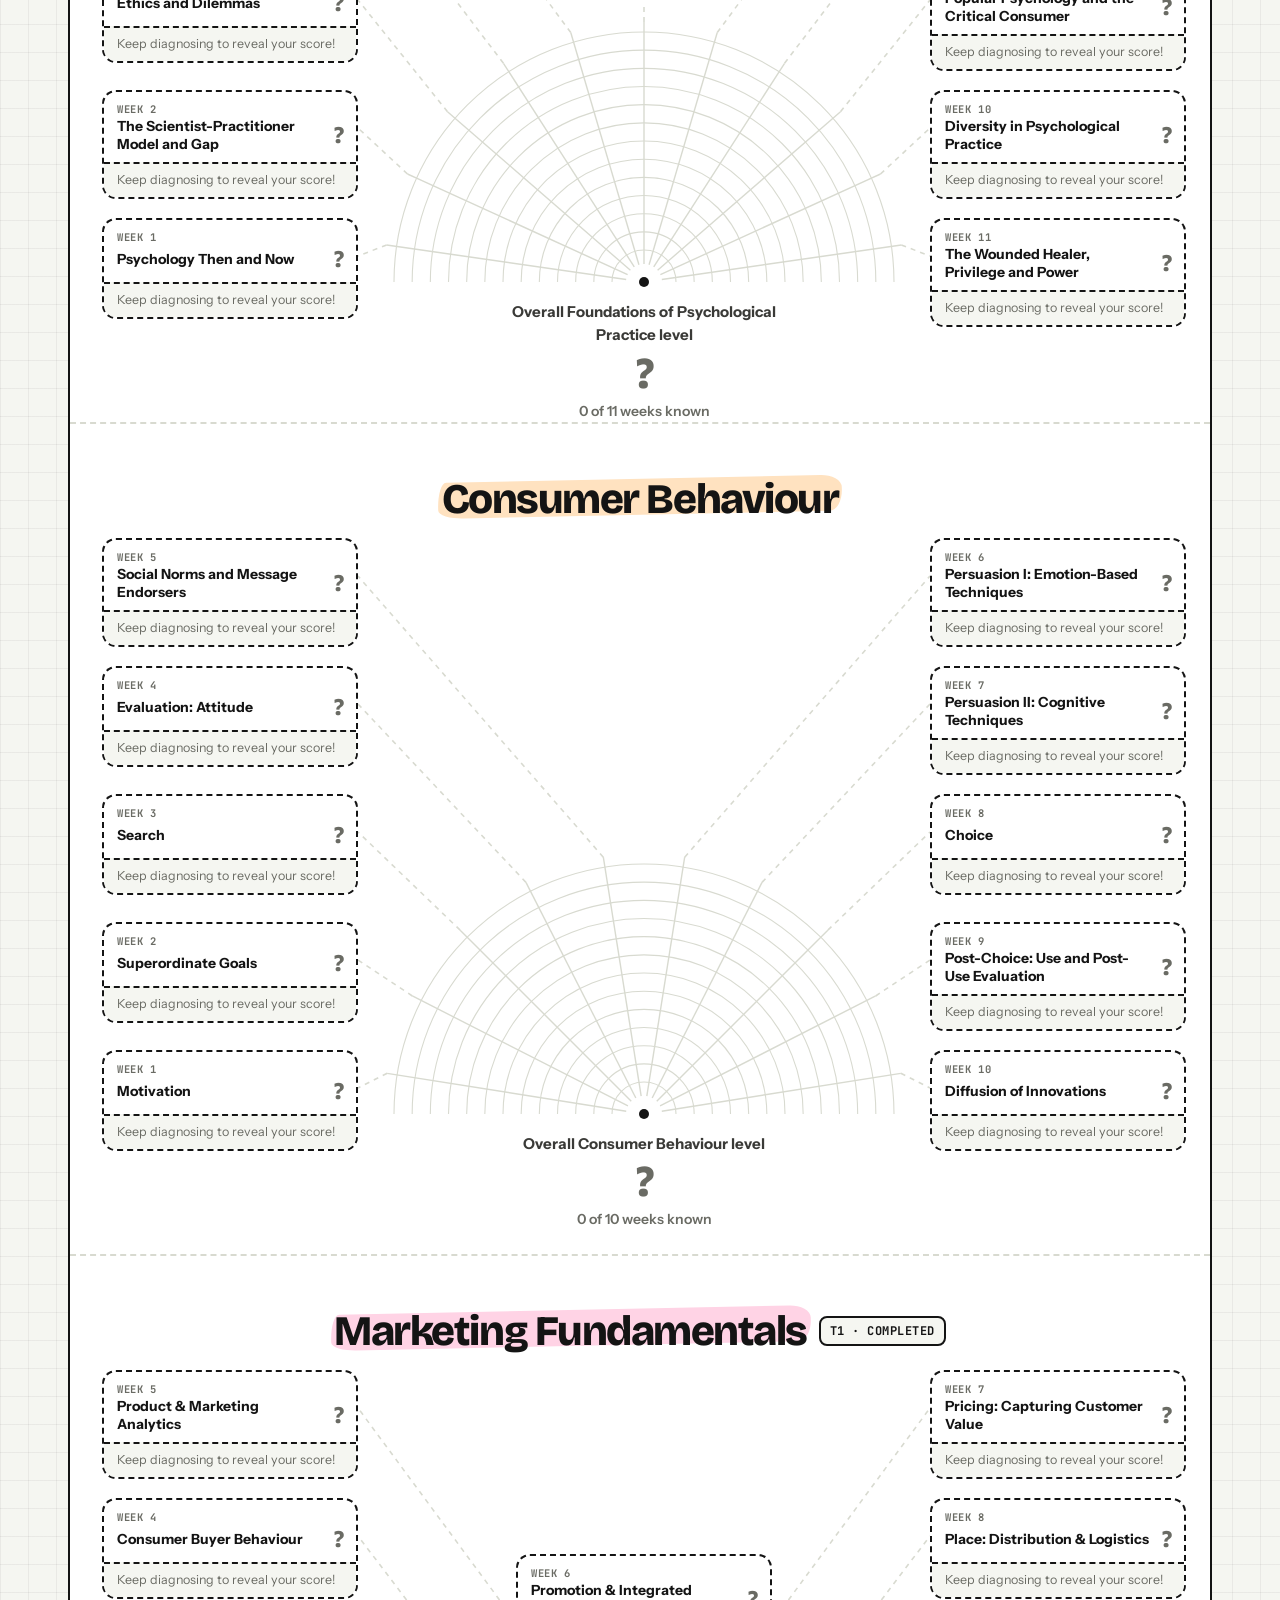
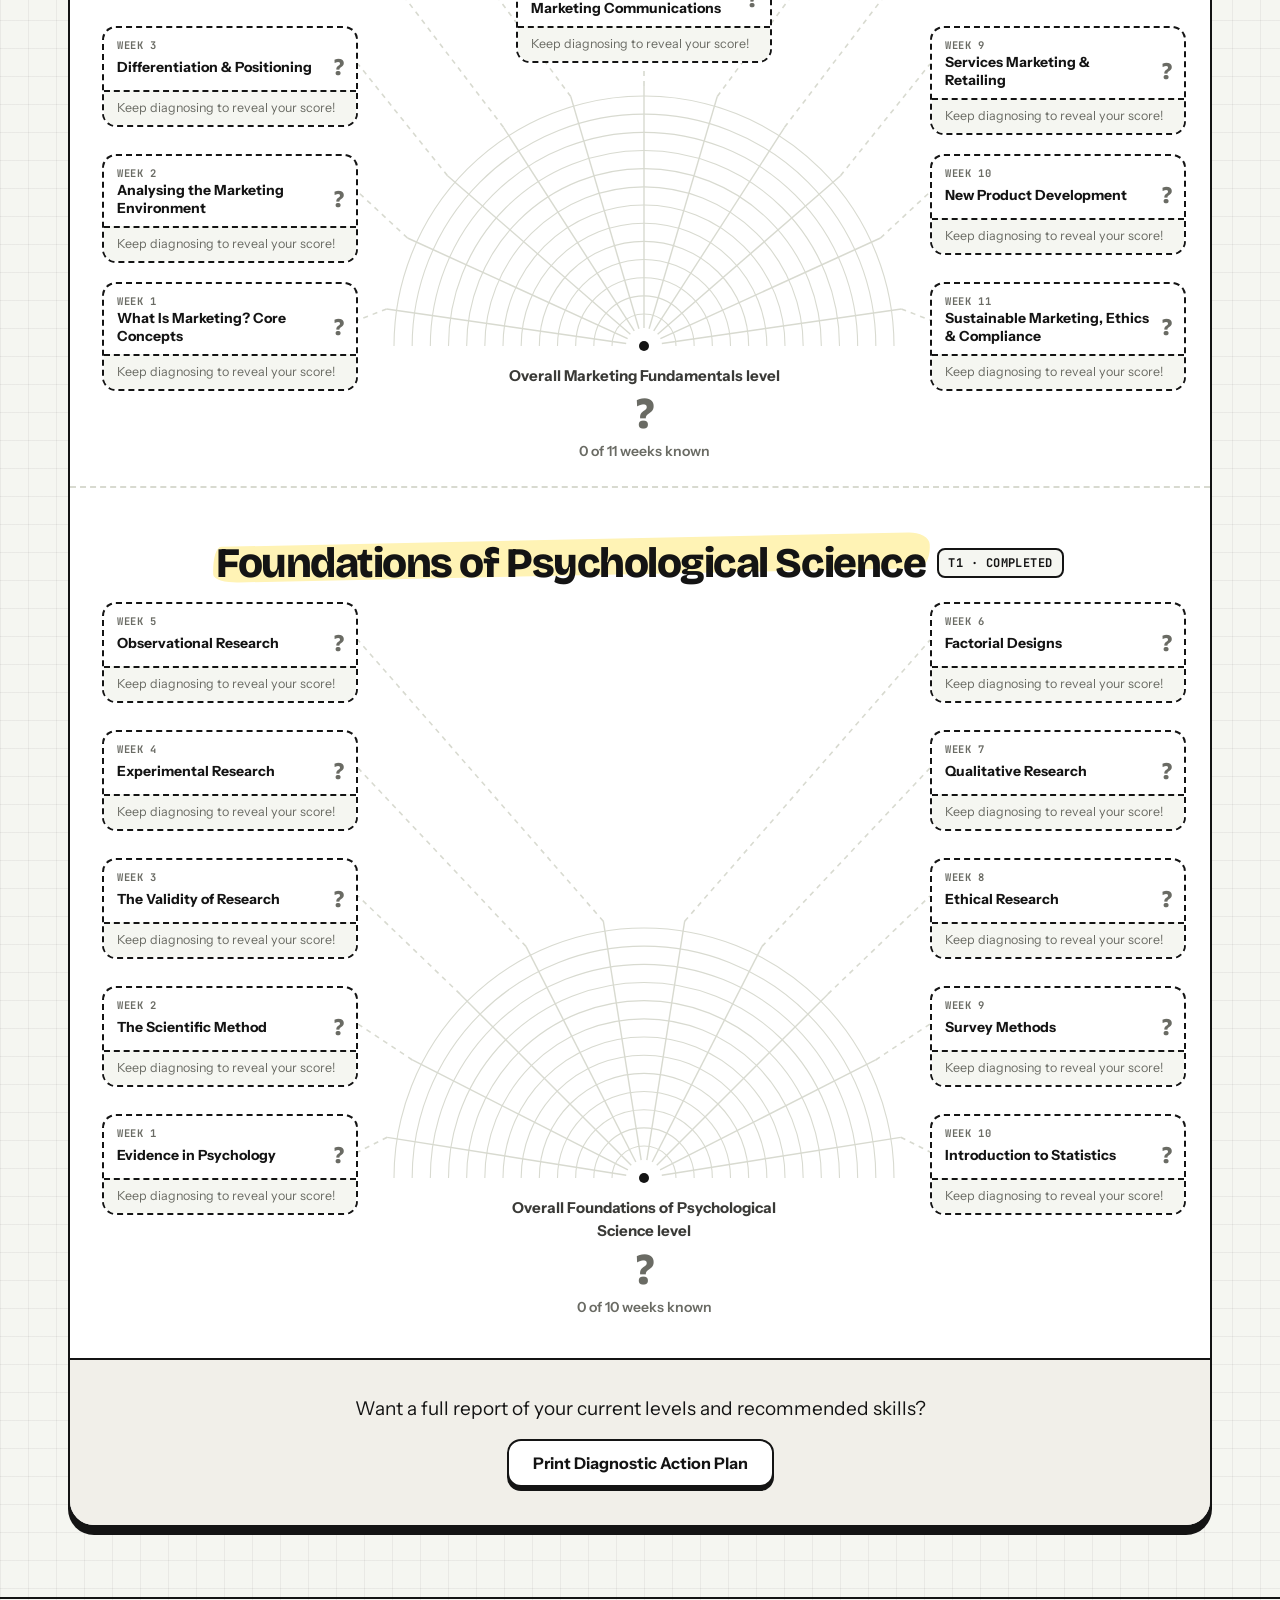
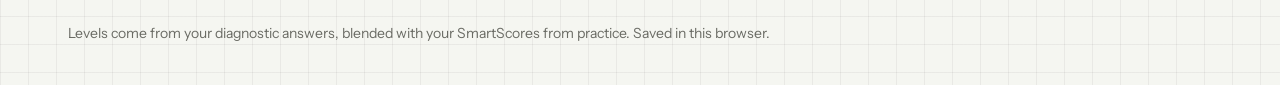
<file: diagnostic.html>
<!doctype html>
<html lang="en-AU">
<head>
<meta charset="utf-8">
<meta name="viewport" content="width=device-width, initial-scale=1, viewport-fit=cover">
<title>Diagnostic · Lamplight</title>
<link rel="preconnect" href="https://fonts.googleapis.com">
<link rel="preconnect" href="https://fonts.gstatic.com" crossorigin>
<link rel="stylesheet" href="https://fonts.googleapis.com/css2?family=Bricolage+Grotesque:opsz,wght@12..96,500;12..96,700;12..96,800&family=Caveat:wght@600;700&family=Instrument+Sans:wght@400;500;600;700&family=JetBrains+Mono:wght@500;700&display=swap">
<link rel="stylesheet" href="css/lamplight.css">
<style>
  :root { --calm-bg: #F1EFE9; --calm-line: #DEDAD0; --calm-accent: #5B7A6B; --calm-sel: #5A7895; --calm-glow: rgba(214, 190, 110, .20); }
  :root[data-theme="dark"] { --calm-bg: #1D2023; --calm-line: #34383C; --calm-accent: #92B5A4; --calm-sel: #8EA9C6; --calm-glow: rgba(214, 190, 110, .10); }
  .btn-calm { background: var(--ink); color: var(--paper); border-color: var(--ink); }
  .btn-calm:hover { background: var(--ink-2); }
  .navlinks a[aria-current="page"] { background: var(--hl-yellow); color: #141414; }
  .avatar { width: 40px; height: 40px; border-radius: 12px; border: 2px solid var(--ink); background: var(--hl-pink); color: #141414; display: grid; place-items: center; font: 800 17px var(--font-display); text-decoration: none; box-shadow: 0 3px 0 var(--shadow); }
  .icon-btn { width: 40px; height: 40px; border-radius: 12px; border: 2px solid var(--line); background: var(--card); display: grid; place-items: center; cursor: pointer; color: var(--ink); }
  .icon-btn:hover { border-color: var(--ink); }

  /* one big panel, like a sheet on the desk */
  .panel { margin-top: 26px; background: var(--card); border: 2.5px solid var(--ink); border-radius: 26px; box-shadow: 0 8px 0 var(--shadow); overflow: hidden; }

  /* banner */
  .banner { position: relative; background: var(--calm-bg); color: var(--ink); text-align: center; padding: 34px 20px 0; }
  .banner::before { content: ""; position: absolute; left: 50%; top: 40px; width: 560px; height: 360px; transform: translateX(-50%); background: radial-gradient(closest-side, var(--calm-glow), transparent 72%); pointer-events: none; }
  .banner h1 { position: relative; font-size: clamp(26px, 3.4vw, 38px); letter-spacing: -0.03em; }
  .banner .scene { position: relative; display: block; margin: 8px auto 0; width: 260px; max-width: 70%; height: auto; }
  .banner .curve { display: block; width: calc(100% + 40px); margin-left: -20px; max-width: none; height: 70px; margin-top: -40px; position: relative; }
  .banner .curve path { fill: var(--card); }
  .cta { position: relative; margin-top: -54px; text-align: center; z-index: 2; }
  .cta .btn { font-size: 18px; padding: 15px 30px; }

  /* one subject */
  .subj { padding: 54px 24px 10px; }
  .subj + .subj { border-top: 2px dashed var(--line); }
  .subj h2 { text-align: center; font-size: clamp(30px, 3.6vw, 42px); letter-spacing: -0.035em; display: flex; justify-content: center; align-items: center; gap: 12px; flex-wrap: wrap; }
  .subj h2 .hl::before { background: color-mix(in srgb, var(--c) 45%, var(--card)); }
  .subj { --wedge: color-mix(in srgb, var(--c) 62%, #8C8B85); --tint: color-mix(in srgb, var(--c) 22%, var(--card)); }
  .subj h2 small { font: 700 12px var(--font-mono); letter-spacing: .04em; padding: 5px 9px; border-radius: 8px; border: 2px solid var(--ink); background: var(--paper); }

  /* desktop: cards arranged around the fan with dashed leaders */
  .spread { position: relative; width: 1100px; margin: 18px auto 0; }
  .spread svg.fan { position: absolute; left: 0; top: 0; overflow: visible; }
  .fan .arc { fill: none; stroke: var(--line); stroke-width: 1.1; }
  .fan .spoke { stroke: var(--line); stroke-width: 1.4; }
  .fan .lead { stroke: var(--line); stroke-width: 1.6; stroke-dasharray: 5 5; fill: none; }
  .fan .tip { stroke: var(--card); stroke-width: 3; }
  .fan .num { font: 700 11px var(--font-mono); fill: var(--muted); }
  .overall { position: absolute; left: 50%; transform: translateX(-50%); text-align: center; width: 320px; }
  .overall small { display: block; font-weight: 700; font-size: 15px; color: var(--ink-2); }
  .overall b { display: block; font: 800 44px/1.05 var(--font-display); letter-spacing: -0.035em; font-variant-numeric: tabular-nums; margin-top: 4px; }
  .overall b.q { color: var(--muted); }
  .overall span { font-size: 14px; color: var(--muted); font-weight: 600; }

  .wk { --c: var(--hl-blue); position: absolute; width: 256px; background: var(--card); border: 2px solid var(--ink); border-radius: 14px; box-shadow: 0 3px 0 var(--shadow); z-index: 1; }
  .wk.open { z-index: 6; }
  .wk .h { padding: 10px 13px 9px; display: grid; grid-template-columns: 1fr auto; gap: 1px 10px; align-items: center; min-height: 62px; }
  .wk .h small { grid-column: 1 / -1; font: 700 10.5px var(--font-mono); letter-spacing: .06em; color: var(--muted); }
  .wk .h b { font-size: 14px; line-height: 1.3; display: -webkit-box; -webkit-line-clamp: 2; -webkit-box-orient: vertical; overflow: hidden; }
  .wk .h .sc { font: 800 24px/1.1 var(--font-display); letter-spacing: -0.03em; font-variant-numeric: tabular-nums; white-space: nowrap; text-align: right; }
  .wk .h .sc.q { color: var(--muted); }
  .wk .f { border-top: 2px solid var(--ink); background: var(--tint); border-radius: 0 0 12px 12px; }
  .wk .f button { width: 100%; display: flex; align-items: center; gap: 8px; padding: 8px 13px; border: 0; background: none; font: 700 13.5px var(--font-body); color: var(--ink); cursor: pointer; text-align: left; }
  .wk .f button .cv { margin-left: auto; transition: transform .2s; }
  .wk.open .f button .cv { transform: rotate(180deg); }
  .wk .f p { margin: 0; padding: 8px 13px; font-size: 12.5px; line-height: 1.35; color: var(--ink-2); white-space: nowrap; overflow: hidden; text-overflow: ellipsis; }
  .wk.unknown { border-style: dashed; box-shadow: none; }
  .wk.unknown .f { border-top-style: dashed; background: var(--paper); }
  .wk.unknown .f p { color: var(--muted); }
  .wk ul { list-style: none; margin: 0; padding: 6px 8px 8px; background: var(--card); border-top: 1.5px dashed var(--line); border-radius: 0 0 12px 12px; }
  .wk ul a { display: block; padding: 7px 6px; border-radius: 8px; font-size: 13.5px; font-weight: 600; text-decoration: none; color: var(--ink); }
  .wk ul a:hover { background: var(--paper-2); }
  .wk ul a small { display: block; font: 700 10.5px var(--font-mono); color: var(--muted); }

  /* smaller screens: fan on top, cards in a grid */
  .compact { display: none; }
  @media (max-width: 1180px) {
    .spread { display: none; }
    .compact { display: block; margin-top: 10px; }
    .compact > svg.fan { width: min(100%, 520px); height: auto; display: block; margin: 0 auto; overflow: visible; }
    .compact .overall { position: static; transform: none; width: auto; margin: 0 auto 20px; }
    .compact .grid { display: grid; grid-template-columns: repeat(auto-fill, minmax(220px, 1fr)); gap: 12px; }
    .compact .wk { position: relative; width: auto; }
  }

  /* report band */
  .report { margin-top: 40px; background: var(--calm-bg); border-top: 2px solid var(--ink); text-align: center; padding: 34px 20px 38px; }
  .report p { font-size: 19px; margin: 0 0 16px; color: var(--ink); }
  .pagefoot { margin-top: 70px; border-top: 2px solid var(--ink); padding-block: 24px 40px; color: var(--muted); font-size: 14px; }

  /* the printable action plan */
  #plan { display: none; }
  @media print {
    body { background: #fff !important; }
    body > *:not(#plan) { display: none !important; }
    #plan { display: block; font: 11pt/1.45 var(--font-body); color: #111; }
    #plan h1 { font: 800 22pt var(--font-display); margin: 0 0 4px; }
    #plan h2 { font: 800 15pt var(--font-display); margin: 22px 0 6px; }
    #plan table { width: 100%; border-collapse: collapse; }
    #plan th, #plan td { text-align: left; padding: 6px 8px; border-bottom: 1px solid #ccc; vertical-align: top; }
    #plan th { font-size: 9pt; text-transform: uppercase; letter-spacing: .06em; color: #555; }
    #plan .meta { color: #555; }
  }
</style>
<script src="js/config.js"></script>
<script src="js/sync.js"></script>
<script src="js/menu.js"></script>
</head>
<body class="app">

<header class="topbar">
  <div class="wrap">
    <div class="bar">
      <a class="brand" href="index.html" aria-label="Lamplight home">
        <svg viewBox="0 0 32 32" aria-hidden="true"><path d="M8 14 16 4l8 10Z" fill="var(--hl-yellow)" stroke="var(--ink)" stroke-width="2.2" stroke-linejoin="round"/><path d="M11 17 5 29h22l-6-12Z" fill="var(--hl-yellow)" opacity=".45"/><circle cx="16" cy="15.5" r="2" fill="var(--ink)"/></svg>
        Lamplight
      </a>
      <nav class="navlinks" aria-label="Main">
        <a href="dashboard.html">Home</a>
        <a href="subject.html">Learning</a>
        <a href="diagnostic.html" aria-current="page">Diagnostic</a>
        <a href="analytics.html">Analytics</a>
      </nav>
      <div class="nav-actions">
        <button class="icon-btn" type="button" id="lights" aria-label="Turn lights off" title="Lights off">
          <svg width="18" height="18" viewBox="0 0 24 24" fill="none" stroke="currentColor" stroke-width="2.2" stroke-linecap="round" stroke-linejoin="round"><path d="M20 14.5A8 8 0 1 1 9.5 4a6.5 6.5 0 0 0 10.5 10.5Z"/></svg>
        </button>
        <a class="avatar" href="account.html" aria-label="Your account">S</a>
      </div>
    </div>
  </div>
</header>

<main class="wrap">
  <div class="panel">
    <div class="banner">
      <h1 id="bannerH">Keep diagnosing to reveal all of your levels!</h1>
      <svg class="scene" viewBox="0 0 260 150" aria-hidden="true">
        <g fill="var(--muted)" opacity=".55"><path d="M30 34l2 5 5 2-5 2-2 5-2-5-5-2 5-2Z"/><path d="M228 22l1.6 4 4 1.6-4 1.6-1.6 4-1.6-4-4-1.6 4-1.6Z"/><path d="M206 70l1.2 3 3 1.2-3 1.2-1.2 3-1.2-3-3-1.2 3-1.2Z"/><circle cx="58" cy="78" r="2"/><circle cx="196" cy="40" r="2"/></g>
        <path d="M84 70 L176 70 L208 132 L52 132 Z" fill="var(--calm-glow)"/>
        <path d="M112 20 L148 20 L162 62 L98 62 Z" fill="#E9D98F" stroke="var(--ink)" stroke-width="3" stroke-linejoin="round"/>
        <path d="M130 62 v10" stroke="var(--ink)" stroke-width="3"/><circle cx="130" cy="74" r="5" fill="#FFF3B0"/>
        <path d="M130 20 L130 8 L96 -2" stroke="var(--ink)" stroke-width="3" fill="none" stroke-linecap="round"/>
        <rect x="66" y="118" width="128" height="14" rx="3" fill="#C9D3DC" stroke="var(--ink)" stroke-width="2.5"/>
        <rect x="76" y="106" width="108" height="12" rx="3" fill="#DCCFC9" stroke="var(--ink)" stroke-width="2.5"/>
        <rect x="88" y="95" width="84" height="11" rx="3" fill="#C8D6CC" stroke="var(--ink)" stroke-width="2.5"/>
      </svg>
      <svg class="curve" viewBox="0 0 1200 70" preserveAspectRatio="none" aria-hidden="true"><path d="M0 70 L0 34 Q600 -26 1200 34 L1200 70 Z"/></svg>
    </div>
    <div class="cta"><a class="btn btn-calm" id="enter" href="arena.html">Step into the Arena</a></div>

    <div id="subjects"></div>

    <div class="report">
      <p>Want a full report of your current levels and recommended skills?</p>
      <button class="btn" type="button" id="printBtn">Print Diagnostic Action Plan</button>
    </div>
  </div>
</main>

<footer class="pagefoot">
  <div class="wrap">Levels come from your diagnostic answers, blended with your SmartScores from practice. Saved in this browser.</div>
</footer>

<section id="plan" aria-hidden="true"></section>

<script src="data/units.js"></script>
<script src="js/banks.js"></script>
<script src="js/account.js"></script>
<script src="js/subnav.js"></script>
<script src="js/diag-core.js"></script>
<script>
(() => {
  const $ = (s, r = document) => r.querySelector(s);
  const G = window.LamplightDiag, esc = window.Lamplight.esc;
  const PAL = ['var(--hl-blue)', 'var(--hl-pink)', 'var(--hl-green)', 'var(--hl-orange)', 'var(--hl-yellow)'];
  const SOLID = ['#5FA8E8', '#F07AAE', '#4FC27F', '#F39A4B', '#E8C23A'];
  let open = null;

  const flag = '<svg width="13" height="13" viewBox="0 0 24 24" fill="currentColor" aria-hidden="true"><path d="M5 22V3h2v1h12l-2.5 5L19 14H7v8Z"/></svg>';
  const chev = '<svg class="cv" width="14" height="14" viewBox="0 0 24 24" fill="none" stroke="currentColor" stroke-width="2.6" stroke-linecap="round" stroke-linejoin="round"><path d="m6 9 6 6 6-6"/></svg>';

  /* a level with one answer behind it is shown as a range, like IXL does */
  function show(L) {
    if (L.v == null) return { txt: '?', q: true, range: null };
    if (L.n < 2) { const lo = Math.max(0, L.v - 15), hi = Math.min(100, L.v + 15); return { txt: lo + ' to ' + hi, range: [lo, hi] }; }
    return { txt: String(L.v), range: null };
  }
  function levels(s) { return s.U.weekList.map((w, i) => Object.assign({ w: w.week, topic: w.topic, i }, G.weekLevel(s.U.code, w.week))); }
  function overall(L) {
    const k = L.filter(x => x.v != null); if (!k.length) return null;
    const m = Math.round(k.reduce((a, x) => a + x.v, 0) / k.length);
    return k.length < Math.ceil(L.length / 2) ? { txt: Math.max(0, m - 12) + ' to ' + Math.min(100, m + 12), m } : { txt: String(m), m };
  }

  function cardHTML(s, x, style) {
    const id = s.U.code + '-' + x.w, sh = show(x), isOpen = open === id;
    const recs = x.v != null && !sh.range ? G.recSkills(s.U.code, x.w, x.v >= 85 ? 1 : 2) : [];
    let f;
    if (sh.q || sh.range) f = '<p>Keep diagnosing to reveal your score!</p>';
    else f = '<button type="button" data-card="' + id + '" aria-expanded="' + isOpen + '">' + flag + recs.length + ' recommended skill' + (recs.length === 1 ? '' : 's') + chev + '</button>';
    return '<div class="wk' + (sh.q ? ' unknown' : '') + (isOpen ? ' open' : '') + '" style="' + (style || '') + '">' +
      '<div class="h"><small>WEEK ' + x.w + '</small><b>' + esc(x.topic) + '</b><span class="sc' + (sh.q ? ' q' : '') + '">' + sh.txt + '</span></div>' +
      '<div class="f">' + f + '</div>' +
      (isOpen && recs.length ? '<ul>' + recs.map(r => '<li><a href="practice.html#' + r.k.id + '"><small>' + esc(r.k.id) + '</small>' + esc(r.k.name) + '</a></li>').join('') + '</ul>' : '') + '</div>';
  }

  /* wedge + star, drawn from the centre out to the level */
  function wedge(cx, cy, ang, r0, r, col, star) {
    const ux = Math.cos(ang), uy = -Math.sin(ang), px = -uy, py = ux, w = 11;
    const tx = cx + ux * r, ty = cy + uy * r;
    let s = '<path d="M' + (cx + px * 1.5) + ' ' + (cy + py * 1.5) + ' L' + (tx + px * w) + ' ' + (ty + py * w) + ' L' + (tx - px * w) + ' ' + (ty - py * w) + ' L' + (cx - px * 1.5) + ' ' + (cy - py * 1.5) + 'Z" style="fill:' + col + '" fill-opacity=".38"/>';
    s += '<circle class="tip" cx="' + tx + '" cy="' + ty + '" r="15" style="fill:' + col + '"/>';
    if (star) s += '<path transform="translate(' + tx + ' ' + ty + ') scale(.95)" d="M0-8.5l2.5 5.3 5.8.8-4.2 4 1 5.7L0 4.6-5.1 7.3l1-5.7-4.2-4 5.8-.8Z" fill="#fff"/>';
    return s;
  }
  function capsule(cx, cy, ang, a, b, col) {
    const ux = Math.cos(ang), uy = -Math.sin(ang);
    return '<line x1="' + (cx + ux * a) + '" y1="' + (cy + uy * a) + '" x2="' + (cx + ux * b) + '" y2="' + (cy + uy * b) + '" style="stroke:' + col + '" stroke-width="12" stroke-linecap="round" stroke-opacity=".7"/>';
  }
  function marks(L, cx, cy, R0, R) {
    let s = ''; const N = L.length;
    L.forEach((x, i) => {
      const ang = Math.PI - (i + 0.5) * Math.PI / N, sh = show(x), col = 'var(--wedge)';
      if (sh.q) return;
      if (sh.range) s += capsule(cx, cy, ang, R0 + (R - R0) * sh.range[0] / 100, R0 + (R - R0) * sh.range[1] / 100, col);
      else s += wedge(cx, cy, ang, R0, R0 + (R - R0) * x.v / 100, col, true);
    });
    return s;
  }
  function arcs(cx, cy, R0, R, n) { let s = ''; for (let k = 0; k <= n; k++) { const r = R0 + (R - R0) * k / n; s += '<path class="arc" d="M' + (cx - r) + ' ' + cy + ' A' + r + ' ' + r + ' 0 0 1 ' + (cx + r) + ' ' + cy + '"/>'; } return s; }

  function spread(s, L) {
    const N = L.length, W = 1100, CW = 256, ROW = 128, CH = 112;
    const mid = N % 2 ? (N - 1) / 2 : -1, side = Math.floor(N / 2);
    const R = 250, R0 = 18, cy = Math.max((side - 1) * ROW + 64, R + CH + 70), H = cy + 130, cx = W / 2;
    let svg = '<svg class="fan" width="' + W + '" height="' + H + '" viewBox="0 0 ' + W + ' ' + H + '" aria-hidden="true">' + arcs(cx, cy, R0 + 14, R, 12);
    let cards = '';
    L.forEach((x, i) => {
      const ang = Math.PI - (i + 0.5) * Math.PI / N, ux = Math.cos(ang), uy = -Math.sin(ang);
      const ex = cx + ux * (R + 10), ey = cy + uy * (R + 10);
      svg += '<line class="spoke" x1="' + (cx + ux * R0) + '" y1="' + (cy + uy * R0) + '" x2="' + ex + '" y2="' + ey + '"/>';
      let left, top, ax, ay;
      if (i === mid) { left = cx - CW / 2; top = cy - R - 30 - CH; ax = cx; ay = top + CH; }
      else if (i < side) { const j = i; left = 8; top = cy - 64 - j * ROW; ax = left + CW; ay = top + 38; }
      else { const j = N - 1 - i; left = W - 8 - CW; top = cy - 64 - j * ROW; ax = left; ay = top + 38; }
      svg += '<path class="lead" d="M' + ex + ' ' + ey + ' L' + ax + ' ' + ay + '"/>';
      cards += cardHTML(s, x, 'left:' + left + 'px;top:' + top + 'px');
    });
    svg += marks(L, cx, cy, R0 + 44, R) + '<circle cx="' + cx + '" cy="' + cy + '" r="5" fill="var(--ink)"/></svg>';
    const ov = overall(L);
    return '<div class="spread" style="height:' + H + 'px">' + svg + cards +
      '<div class="overall" style="top:' + (cy + 18) + 'px"><small>Overall ' + esc(s.U.name) + ' level</small>' + (ov ? '<b>' + ov.txt + '</b>' : '<b class="q">?</b>') + '<span>' + L.filter(x => x.v != null).length + ' of ' + N + ' weeks known</span></div></div>';
  }
  function compact(s, L) {
    const N = L.length, cx = 260, cy = 250, R = 220, R0 = 16;
    let svg = '<svg viewBox="0 0 520 290" aria-hidden="true" class="fan">' + arcs(cx, cy, R0 + 12, R, 10);
    L.forEach((x, i) => { const ang = Math.PI - (i + 0.5) * Math.PI / N, ux = Math.cos(ang), uy = -Math.sin(ang);
      svg += '<line class="spoke" x1="' + (cx + ux * R0) + '" y1="' + (cy + uy * R0) + '" x2="' + (cx + ux * R) + '" y2="' + (cy + uy * R) + '"/><text class="num" text-anchor="middle" x="' + (cx + ux * (R + 16)) + '" y="' + (cy + uy * (R + 16) + 4) + '">' + x.w + '</text>'; });
    svg += marks(L, cx, cy, R0 + 44, R) + '<circle cx="' + cx + '" cy="' + cy + '" r="5" fill="var(--ink)"/></svg>';
    const ov = overall(L);
    return '<div class="compact">' + svg + '<div class="overall"><small>Overall ' + esc(s.U.name) + ' level</small>' + (ov ? '<b>' + ov.txt + '</b>' : '<b class="q">?</b>') + '<span>' + L.filter(x => x.v != null).length + ' of ' + N + ' weeks known</span></div><div class="grid">' + L.map(x => cardHTML(s, x, '')).join('') + '</div></div>';
  }

  function render() {
    const subs = G.subjects(), ordered = subs.filter(s => !s.done).concat(subs.filter(s => s.done));
    let unknown = 0;
    $('#subjects').innerHTML = ordered.map(s => {
      const L = levels(s); unknown += L.filter(x => x.v == null || x.n < 2).length;
      return '<section class="subj" style="--c:' + s.colour + '"><h2><span class="hl">' + esc(s.U.name) + '</span>' + (s.done ? '<small>T1 · COMPLETED</small>' : '') + '</h2>' + spread(s, L) + compact(s, L) + '</section>';
    }).join('') || '<section class="subj"><h2>No subjects yet</h2><p style="text-align:center">Add a subject and upload a week to get your first levels.</p></section>';
    $('#bannerH').textContent = unknown ? 'Keep diagnosing to reveal all of your levels!' : 'All your levels are revealed. Keep going to keep them sharp!';
  }

  function plan() {
    const LP = window.Lamplight.profile, p = (typeof LP === 'function' ? LP() : LP) || {};
    let h = '<h1>Diagnostic Action Plan</h1><div class="meta">' + esc(p.name || '') + ' · ' + new Date().toLocaleDateString('en-AU', { day: 'numeric', month: 'long', year: 'numeric' }) + '</div>';
    G.subjects().forEach(s => {
      const L = levels(s), ov = overall(L);
      h += '<h2>' + esc(s.U.name) + ' (' + esc(s.U.code) + ')' + (ov ? ', overall ' + ov.txt : '') + '</h2><table><tr><th>Week</th><th>Topic</th><th>Level</th><th>Recommended skills</th></tr>' +
        L.map(x => { const sh = show(x), recs = x.v != null ? G.recSkills(s.U.code, x.w, 2) : []; return '<tr><td>' + x.w + '</td><td>' + esc(x.topic) + '</td><td>' + (sh.q ? 'Not yet known' : sh.txt) + '</td><td>' + (recs.length && !sh.q ? recs.map(r => esc(r.k.id + ' ' + r.k.name)).join('<br>') : 'Keep diagnosing') + '</td></tr>'; }).join('') + '</table>';
    });
    $('#plan').innerHTML = h;
  }

  document.addEventListener('click', e => {
    const c = e.target.closest('[data-card]');
    if (c) { open = open === c.dataset.card ? null : c.dataset.card; render(); return; }
    if (e.target.closest('#printBtn')) { plan(); window.print(); return; }
    if (open && !e.target.closest('.wk')) { open = null; render(); }
  });
  window.addEventListener('lamplight:subjects', render);
  $('#lights').addEventListener('click', () => { const d = document.documentElement.getAttribute('data-theme') === 'dark'; if (d) document.documentElement.removeAttribute('data-theme'); else document.documentElement.setAttribute('data-theme', 'dark'); });
  render();
})();
</script>
<script src="js/tour.js"></script>
</body>
</html>
</file>
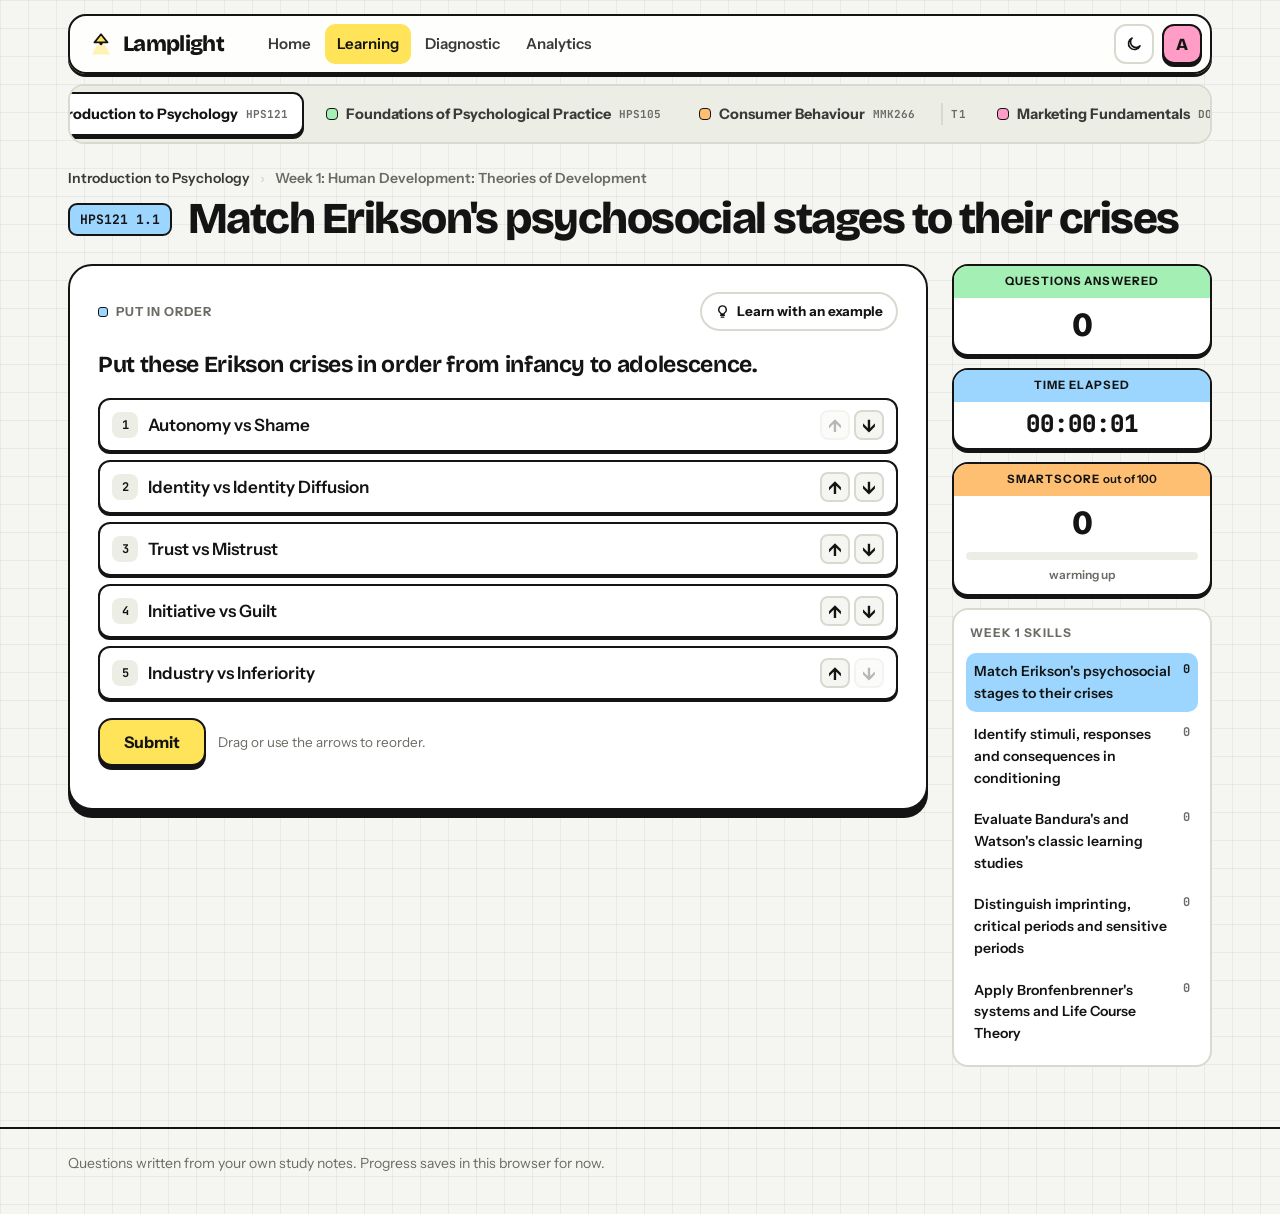
<file: practice.html>
<!doctype html>
<html lang="en-AU">
<head>
<meta charset="utf-8">
<meta name="viewport" content="width=device-width, initial-scale=1, viewport-fit=cover">
<title>Practice · Lamplight</title>
<link rel="preconnect" href="https://fonts.googleapis.com">
<link rel="preconnect" href="https://fonts.gstatic.com" crossorigin>
<link rel="stylesheet" href="https://fonts.googleapis.com/css2?family=Bricolage+Grotesque:opsz,wght@12..96,500;12..96,700;12..96,800&family=Caveat:wght@600;700&family=Instrument+Sans:wght@400;500;600;700&family=JetBrains+Mono:wght@500;700&display=swap">
<link rel="stylesheet" href="css/lamplight.css">
<style>
  .navlinks a[aria-current="page"] { background: var(--hl-yellow); color: #141414; }
  .avatar { width: 40px; height: 40px; border-radius: 12px; border: 2px solid var(--ink); background: var(--hl-pink); color: #141414; display: grid; place-items: center; font: 800 17px var(--font-display); text-decoration: none; box-shadow: 0 3px 0 var(--shadow); }
  .icon-btn { width: 40px; height: 40px; border-radius: 12px; border: 2px solid var(--line); background: var(--card); display: grid; place-items: center; cursor: pointer; color: var(--ink); }
  .icon-btn:hover { border-color: var(--ink); }
  main { --c: var(--hl-yellow); }
  .subnav { position: static; }

  .crumbs { display: flex; flex-wrap: wrap; align-items: center; gap: 6px 10px; margin: 24px 0 6px; font-size: 14px; color: var(--muted); font-weight: 600; }
  .crumbs a { color: var(--ink-2); text-decoration: none; }
  .crumbs a:hover { text-decoration: underline; }
  .crumbs .sep { color: var(--line); }
  .skillhead { display: flex; flex-wrap: wrap; align-items: center; gap: 10px 16px; margin-bottom: 22px; }
  .skillhead h1 { font-size: clamp(28px, 3.6vw, 44px); letter-spacing: -0.035em; line-height: 1.05; }
  .skillhead .code { font: 700 13px var(--font-mono); padding: 6px 10px; border-radius: 9px; border: 2px solid var(--ink); background: var(--c); color: #141414; }

  .layout { display: grid; grid-template-columns: minmax(0, 1fr) 260px; gap: 24px; align-items: start; }
  @media (max-width: 900px) { .layout { grid-template-columns: 1fr; } .side { order: -1; } }

  .qcard { background: var(--card); border: 2.5px solid var(--ink); border-radius: 24px; box-shadow: 0 8px 0 var(--shadow); padding: 26px 28px 24px; min-height: 380px; display: flex; flex-direction: column; gap: 18px; }
  @media (max-width: 600px) { .qcard { padding: 20px 16px; } }
  .qtop { display: flex; align-items: center; justify-content: space-between; gap: 10px; flex-wrap: wrap; }
  .qtype { font-size: 12.5px; font-weight: 700; letter-spacing: .08em; text-transform: uppercase; color: var(--muted); display: inline-flex; gap: 8px; align-items: center; }
  .qtype i { width: 10px; height: 10px; border-radius: 3px; background: var(--c); border: 1.5px solid var(--ink); }
  .learn { background: none; border: 2px solid var(--line); border-radius: 99px; padding: 7px 13px; font-weight: 700; font-size: 13.5px; cursor: pointer; display: inline-flex; gap: 7px; align-items: center; color: var(--ink); }
  .learn:hover { border-color: var(--ink); }
  .passage { background: var(--paper); border-left: 4px solid var(--c); border-radius: 0 12px 12px 0; padding: 14px 16px; font-size: 16px; line-height: 1.55; color: var(--ink-2); }
  .prompt { font: 700 clamp(19px, 2.2vw, 23px)/1.35 var(--font-display); letter-spacing: -0.015em; margin: 0; }

  .opts { display: grid; gap: 10px; }
  .opt { text-align: left; padding: 14px 16px; border-radius: 13px; border: 2px solid var(--line); background: var(--paper); font-weight: 600; font-size: 16px; cursor: pointer; display: flex; gap: 12px; align-items: center; color: var(--ink); line-height: 1.35; }
  .opt:hover { border-color: var(--muted); }
  .opt .k { width: 28px; height: 28px; flex: none; border-radius: 8px; border: 2px solid var(--line); display: grid; place-items: center; font: 700 12px var(--font-mono); color: var(--muted); }
  .opt[aria-pressed="true"] { border-color: var(--ink); background: color-mix(in srgb, var(--c) 30%, var(--card)); }
  .opt[aria-pressed="true"] .k { background: var(--ink); border-color: var(--ink); color: var(--paper); }
  .opt.right { border-color: var(--good); background: var(--good-soft); }
  .opt.wrong { border-color: var(--bad); background: var(--bad-soft); }

  .gapline { font-size: 18px; line-height: 2.2; }
  .gapline input, .typein { font: 700 17px var(--font-body); padding: 8px 12px; border-radius: 10px; border: 2px solid var(--ink); background: var(--paper); color: var(--ink); min-width: 160px; }
  .typein { width: min(100%, 420px); padding: 12px 14px; }
  .gapline input:focus, .typein:focus { outline: none; box-shadow: 0 3px 0 var(--shadow); }

  .bank { display: flex; flex-wrap: wrap; gap: 8px; padding: 12px; border-radius: 14px; border: 2px dashed var(--line); min-height: 58px; background: var(--paper); }
  .chip { padding: 9px 13px; border-radius: 11px; border: 2px solid var(--ink); background: var(--card); font-weight: 600; font-size: 15px; cursor: grab; box-shadow: 0 2px 0 var(--shadow); color: var(--ink); text-align: left; line-height: 1.3; }
  .chip[aria-pressed="true"] { background: var(--c); color: #141414; }
  .pairs { display: grid; gap: 10px; grid-auto-rows: min-content; align-content: start; }
  .pair { display: grid; grid-template-columns: minmax(0, 1fr) minmax(0, 1fr); grid-template-rows: auto; gap: 10px; align-items: stretch; }
  @media (max-width: 560px) { .pair { grid-template-columns: 1fr; } }
  .pair .left { padding: 12px 14px; border-radius: 12px; background: var(--paper-2); font-weight: 700; font-size: 15px; display: flex; align-items: center; }
  .slot { min-height: 50px; border-radius: 12px; border: 2px dashed var(--muted); display: flex; align-items: center; padding: 6px; cursor: pointer; background: var(--card); }
  .slot.over { border-color: var(--ink); background: color-mix(in srgb, var(--c) 25%, var(--card)); }
  .slot .chip { width: 100%; }
  .slot.vacant::after { content: "drop here"; color: var(--muted); font-size: 13px; padding-left: 8px; }
  .slot.ok { border: 2px solid var(--good); } .slot.no { border: 2px solid var(--bad); }

  .olist { list-style: none; margin: 0; padding: 0; display: grid; gap: 8px; }
  .olist li { display: flex; align-items: center; gap: 10px; padding: 10px 12px; border-radius: 12px; border: 2px solid var(--ink); background: var(--card); font-weight: 600; box-shadow: 0 2px 0 var(--shadow); cursor: grab; }
  .olist li.dragging { opacity: .4; }
  .olist .n { font: 700 12px var(--font-mono); width: 26px; height: 26px; border-radius: 8px; background: var(--paper-2); display: grid; place-items: center; flex: none; }
  .olist .txt { flex: 1; line-height: 1.35; }
  .olist .mv { display: flex; gap: 4px; }
  .olist .mv button { width: 30px; height: 30px; border-radius: 8px; border: 2px solid var(--line); background: var(--paper); cursor: pointer; font-weight: 800; color: var(--ink); }
  .olist .mv button:hover { border-color: var(--ink); }
  .olist .mv button:disabled { opacity: .3; cursor: default; }

  .sorttbl { width: 100%; border-collapse: collapse; }
  .sortwrap { overflow-x: auto; border: 2px solid var(--ink); border-radius: 14px; }
  .sorttbl th { background: var(--ink); color: var(--paper); font-size: 13px; padding: 10px 12px; text-align: center; }
  .sorttbl th:first-child { text-align: left; }
  .sorttbl td { border-top: 1.5px solid var(--line); padding: 10px 12px; font-size: 15px; }
  .sorttbl td.r { text-align: center; width: 110px; }
  .sorttbl input { width: 20px; height: 20px; accent-color: var(--ink); cursor: pointer; }
  .sorttbl tr.ok td:first-child { box-shadow: inset 4px 0 0 var(--good); } .sorttbl tr.no td:first-child { box-shadow: inset 4px 0 0 var(--bad); }

  .sentence { font-size: 19px; line-height: 2.1; }
  .word { background: none; border: 0; padding: 2px 3px; margin: 0 1px; border-radius: 6px; font: inherit; cursor: pointer; color: var(--ink); }
  .word:hover { background: var(--paper-2); }
  .word[aria-pressed="true"] { background: var(--hl-yellow); color: #141414; text-decoration: underline wavy var(--bad); text-underline-offset: 4px; }
  .fixrow { display: flex; flex-wrap: wrap; gap: 10px; align-items: center; font-weight: 600; }

  .qfoot { margin-top: auto; display: flex; align-items: center; gap: 12px; flex-wrap: wrap; }
  .qfoot .hint { font-size: 13.5px; color: var(--muted); }

  .fb { border-radius: 16px; padding: 16px 18px; display: grid; gap: 10px; border: 2px solid var(--ink); }
  .fb.ok { background: var(--good-soft); border-color: var(--good); }
  .fb.no { background: var(--bad-soft); border-color: var(--bad); }
  .fb h3 { font-size: 22px; letter-spacing: -0.02em; display: flex; align-items: center; gap: 10px; }
  .fb.ok h3 { color: var(--good); } .fb.no h3 { color: var(--bad); }
  .fb .ans { font-weight: 700; }
  .fb p { margin: 0; color: var(--ink-2); font-size: 15.5px; }
  .fb .row { display: flex; justify-content: space-between; align-items: center; gap: 10px; flex-wrap: wrap; }
  .fb .hand { font-size: 22px; color: var(--muted); }

  /* sidebar */
  .side { display: grid; gap: 12px; position: sticky; top: 110px; }
  @media (max-width: 900px) { .side { position: static; grid-template-columns: repeat(3, 1fr); } .side .upnext { display: none; } .side .stat b.timer { font-size: 16px; } .stat h4 { font-size: 10px; letter-spacing: .04em; } }
  .stat { border: 2px solid var(--ink); border-radius: 16px; overflow: hidden; background: var(--card); text-align: center; box-shadow: 0 3px 0 var(--shadow); }
  .stat h4 { margin: 0; padding: 7px 8px; font-size: 11.5px; font-weight: 700; letter-spacing: .08em; text-transform: uppercase; color: #141414; }
  .stat b { display: block; padding: 10px 8px 12px; font: 800 34px/1 var(--font-display); letter-spacing: -0.03em; font-variant-numeric: tabular-nums; }
  @media (max-width: 900px) { .stat b { font-size: 26px; } }
  .stat.q h4 { background: var(--hl-green); } .stat.t h4 { background: var(--hl-blue); } .stat.s h4 { background: var(--hl-orange); }
  .stat .timer { font-family: var(--font-mono); font-size: 24px; letter-spacing: 0; }
  .stat .bar { height: 8px; margin: 0 12px 12px; border-radius: 99px; background: var(--paper-2); overflow: hidden; }
  .stat .bar i { display: block; height: 100%; background: var(--good); transition: width .6s cubic-bezier(.3,.8,.3,1); }
  .stat .zone { font-size: 12px; color: var(--muted); font-weight: 600; margin: -6px 0 10px; }
  .bump { animation: bump .45s cubic-bezier(.3,1.6,.5,1); }
  @keyframes bump { 40% { transform: scale(1.18); } }
  .upnext { border: 2px solid var(--line); border-radius: 16px; background: var(--card); padding: 12px; display: grid; gap: 4px; }
  .upnext h5 { margin: 2px 4px 6px; font-size: 12px; letter-spacing: .08em; text-transform: uppercase; color: var(--muted); }
  .upnext a { display: flex; justify-content: space-between; gap: 8px; padding: 8px 8px; border-radius: 10px; text-decoration: none; font-size: 14px; font-weight: 600; }
  .upnext a:hover { background: var(--paper-2); }
  .upnext a[aria-current="page"] { background: var(--c); color: #141414; }
  .upnext a span.s { font: 700 12px var(--font-mono); color: var(--muted); }
  .upnext a[aria-current="page"] span.s { color: #141414; }

  /* learn with an example */
  .ex-dialog { border: 2.5px solid var(--ink); border-radius: 24px; padding: 0; width: min(94vw, 620px); background: var(--card); color: var(--ink); box-shadow: 0 10px 0 var(--shadow); }
  .ex-dialog::backdrop { background: rgba(20, 20, 20, .45); }
  .ex-dialog .in { padding: 26px; display: grid; gap: 14px; max-height: 80vh; overflow: auto; }
  .ex-dialog h2 { font-size: 30px; letter-spacing: -0.035em; }
  .ex-dialog .hand { font-size: 24px; color: var(--muted); }
  .ex-dialog .step { border-left: 4px solid var(--c); padding: 6px 0 6px 14px; }
  .ex-dialog .step b { display: block; font-size: 13px; letter-spacing: .08em; text-transform: uppercase; color: var(--muted); margin-bottom: 4px; }

  .mastered { text-align: center; display: grid; gap: 14px; justify-items: center; padding: 20px 0; }
  .mastered .stampbig { font: 800 34px var(--font-display); color: var(--good); border: 4px solid var(--good); border-radius: 14px; padding: 8px 20px; transform: rotate(-6deg); }
  .mastered h2 { font-size: 36px; letter-spacing: -0.035em; }
  .mastered .row { display: flex; gap: 12px; flex-wrap: wrap; justify-content: center; }
  .confetti { position: fixed; inset: 0; pointer-events: none; z-index: 80; overflow: hidden; }
  .confetti i { position: absolute; top: -20px; width: 12px; height: 18px; border-radius: 3px; border: 1.5px solid var(--ink); animation: fall 1.6s cubic-bezier(.3,.6,.6,1) forwards; }
  @keyframes fall { to { transform: translateY(110vh) rotate(540deg); } }
  .empty { padding: 60px 20px; text-align: center; color: var(--muted); }
  .pagefoot { margin-top: 60px; border-top: 2px solid var(--ink); padding-block: 24px 40px; color: var(--muted); font-size: 14px; }
</style>
<script src="js/config.js"></script>
<script src="js/sync.js"></script>
<script src="js/menu.js"></script>
</head>
<body class="app">

<header class="topbar">
  <div class="wrap">
    <div class="bar">
      <a class="brand" href="index.html" aria-label="Lamplight home">
        <svg viewBox="0 0 32 32" aria-hidden="true"><path d="M8 14 16 4l8 10Z" fill="var(--hl-yellow)" stroke="var(--ink)" stroke-width="2.2" stroke-linejoin="round"/><path d="M11 17 5 29h22l-6-12Z" fill="var(--hl-yellow)" opacity=".45"/><circle cx="16" cy="15.5" r="2" fill="var(--ink)"/></svg>
        Lamplight
      </a>
      <nav class="navlinks" aria-label="Main">
        <a href="dashboard.html">Home</a>
        <a href="subject.html" aria-current="page">Learning</a>
        <a href="diagnostic.html">Diagnostic</a>
        <a href="analytics.html">Analytics</a>
      </nav>
      <div class="nav-actions">
        <button class="icon-btn" type="button" id="lights" aria-label="Turn lights off" title="Lights off">
          <svg width="18" height="18" viewBox="0 0 24 24" fill="none" stroke="currentColor" stroke-width="2.2" stroke-linecap="round" stroke-linejoin="round"><path d="M20 14.5A8 8 0 1 1 9.5 4a6.5 6.5 0 0 0 10.5 10.5Z"/></svg>
        </button>
        <a class="avatar" href="account.html" aria-label="Your account">A</a>
      </div>
    </div>
  </div>
</header>
<div class="subnav" id="subnav" data-current="unit" data-unit=""></div>

<main class="wrap" id="main">
  <nav class="crumbs" id="crumbs" aria-label="Breadcrumb"></nav>
  <div class="skillhead"><span class="code" id="skCode"></span><h1 id="skName">Practice</h1></div>
  <div class="layout">
    <section class="qcard" id="qcard" aria-live="polite"></section>
    <aside class="side" aria-label="Your progress on this skill">
      <div class="stat q"><h4>Questions answered</h4><b id="stQ">0</b></div>
      <div class="stat t"><h4>Time elapsed</h4><b class="timer" id="stT">00:00:00</b></div>
      <div class="stat s"><h4>SmartScore <span style="font-weight:600;text-transform:none;letter-spacing:0">out of 100</span></h4><b id="stS">0</b><div class="bar"><i id="stBar"></i></div><div class="zone" id="stZone">warming up</div></div>
      <div class="upnext" id="upnext"></div>
    </aside>
  </div>
</main>

<dialog class="ex-dialog" id="exDlg"><div class="in" id="exBody"></div></dialog>

<footer class="pagefoot"><div class="wrap">Questions written from your own study notes. Progress saves in this browser for now.</div></footer>

<script src="data/units.js"></script>
<script src="js/banks.js"></script>
<script src="js/account.js"></script>
<script>
  /* tell the tab bar which unit we're in, before it draws */
  (function () { var id = decodeURIComponent(location.hash.slice(1)); var code = id.split('-')[0]; document.getElementById('subnav').setAttribute('data-unit', code); })();
</script>
<script src="js/subnav.js"></script>
<script>
(() => {
  const $ = (s, r = document) => r.querySelector(s);
  const esc = window.Lamplight.esc;
  const UNITS = window.LAMPLIGHT_UNITS || {};
  const TYPE_NAMES = { mc: 'Multiple choice', case: 'Read the case', fill_gap: 'Fill the gap', type_answer: 'Type the answer', match: 'Drag to match', order: 'Put in order', sort: 'Sort it', fix_error: 'Fix the error', analogy: 'Analogy' };
  const norm = s => String(s || '').toLowerCase().replace(/[’']/g, '').replace(/[^a-z0-9]+/g, ' ').trim();
  const shuffle = a => { a = a.slice(); for (let i = a.length - 1; i > 0; i--) { const j = Math.floor(Math.random() * (i + 1)); [a[i], a[j]] = [a[j], a[i]]; } return a; };

  /* ---------- find the skill ---------- */
  function findSkill(id) {
    for (const code in UNITS) for (const w of UNITS[code].weekList) for (let i = 0; i < w.skills.length; i++) if (w.skills[i].id === id) return { unit: UNITS[code], week: w, skill: w.skills[i], idx: i };
    return null;
  }
  function firstSkill() { const u = UNITS[Object.keys(UNITS)[0]]; return u && u.weekList[0].skills[0].id; }

  let ctx, bank, qi, Q, state, answered, secs, timer, locked;
  const P = () => window.Lamplight.progress();

  function start() {
    let id = decodeURIComponent(location.hash.slice(1));
    ctx = findSkill(id);
    if (!ctx) { const f = firstSkill(); if (f) { location.replace('#' + f); return; } $('#qcard').innerHTML = '<div class="empty">No questions yet. Upload a week on your subject page first.</div>'; return; }
    const subs = window.Lamplight.subjects(); const sub = subs.find(s => s.id === ctx.unit.code || s.code === ctx.unit.code);
    $('#main').style.setProperty('--c', sub ? sub.colour : 'var(--hl-yellow)');
    const [w, n] = ctx.skill.id.split('-')[1].split('.');
    $('#crumbs').innerHTML = '<a href="subject.html#' + esc(sub ? sub.id : ctx.unit.code) + '">' + esc(ctx.unit.name) + '</a><span class="sep">›</span><span>Week ' + w + ': ' + esc(ctx.week.topic) + '</span>';
    $('#skCode').textContent = ctx.unit.code + ' ' + w + '.' + n;
    $('#skName').textContent = ctx.skill.name;
    document.title = ctx.skill.name + ' · Lamplight';
    const pr = P()[ctx.skill.id] || { score: 0, answered: 0, correct: 0, seconds: 0 };
    answered = 0; secs = 0;
    bank = shuffle(ctx.skill.questions.map((q, i) => i)); qi = 0;
    setScore(pr.score, false);
    $('#stQ').textContent = pr.answered || 0;
    renderUpNext();
    clearInterval(timer);
    timer = setInterval(() => { if (!document.hidden) { secs++; paintTime(); } }, 1000); paintTime();
    if (pr.score >= 100) showMastered(true); else next();
  }
  function paintTime() {
    const t = (P()[ctx.skill.id]?.seconds || 0) + secs;
    const h = String(Math.floor(t / 3600)).padStart(2, '0'), m = String(Math.floor(t / 60) % 60).padStart(2, '0'), s = String(t % 60).padStart(2, '0');
    $('#stT').textContent = h + ':' + m + ':' + s;
  }
  function renderUpNext() {
    const pr = P();
    $('#upnext').innerHTML = '<h5>Week ' + ctx.week.week + ' skills</h5>' + ctx.week.skills.map(s => {
      const sc = pr[s.id]?.score || 0;
      return '<a href="#' + s.id + '"' + (s.id === ctx.skill.id ? ' aria-current="page"' : '') + '><span>' + esc(s.name) + '</span><span class="s">' + (sc >= 100 ? '100 ★' : sc) + '</span></a>';
    }).join('');
  }

  let score = 0;
  function setScore(v, animate = true) {
    score = v; const el = $('#stS'); el.textContent = v;
    $('#stBar').style.width = v + '%';
    $('#stZone').textContent = v >= 100 ? 'mastered' : v >= 90 ? 'the challenge zone' : v >= 80 ? 'excellent' : v >= 50 ? 'getting there' : 'warming up';
    if (animate) { el.classList.remove('bump'); void el.offsetWidth; el.classList.add('bump'); }
  }

  /* ---------- next question ---------- */
  function next() {
    if (qi >= bank.length) { bank = shuffle(bank); qi = 0; }
    Q = ctx.skill.questions[bank[qi++]]; locked = false; state = {};
    const C = $('#qcard');
    let h = '<div class="qtop"><span class="qtype"><i></i>' + TYPE_NAMES[Q.type] + '</span><button class="learn" type="button" id="learnBtn"><svg width="15" height="15" viewBox="0 0 24 24" fill="none" stroke="currentColor" stroke-width="2.2" stroke-linecap="round" stroke-linejoin="round"><path d="M9 18h6M10 21h4M12 3a6 6 0 0 0-3.5 10.9c.6.5 1 1.2 1 2.1h5c0-.9.4-1.6 1-2.1A6 6 0 0 0 12 3Z"/></svg>Learn with an example</button></div>';
    if (Q.passage) h += '<div class="passage">' + esc(Q.passage) + '</div>';
    h += '<p class="prompt">' + esc(Q.prompt) + '</p><div id="area"></div>';
    h += '<div class="qfoot"><button class="btn btn-yellow" type="button" id="submit">Submit</button><span class="hint" id="hint"></span></div><div id="fbwrap"></div>';
    C.innerHTML = h;
    const A = $('#area');
    const t = Q.type;
    if (t === 'mc' || t === 'case' || t === 'analogy') {
      state.order = shuffle(Q.options.map((_, i) => i));
      A.innerHTML = '<div class="opts">' + state.order.map((oi, k) => '<button type="button" class="opt" data-oi="' + oi + '" aria-pressed="false"><span class="k">' + 'ABCD'[k] + '</span><span>' + esc(Q.options[oi]) + '</span></button>').join('') + '</div>';
      A.addEventListener('click', e => { const b = e.target.closest('.opt'); if (!b || locked) return; A.querySelectorAll('.opt').forEach(x => x.setAttribute('aria-pressed', x === b)); state.sel = +b.dataset.oi; });
      $('#hint').textContent = 'Pick one, then submit. Keys A to D work too.';
    } else if (t === 'fill_gap') {
      const parts = esc(Q.text).split('___');
      A.innerHTML = '<div class="gapline">' + parts[0] + '<input id="gapIn" autocomplete="off" aria-label="Your answer">' + (parts[1] || '') + '</div>';
      setTimeout(() => $('#gapIn').focus(), 50);
    } else if (t === 'type_answer') {
      A.innerHTML = '<input class="typein" id="typeIn" autocomplete="off" placeholder="Type your answer" aria-label="Your answer">';
      setTimeout(() => $('#typeIn').focus(), 50);
    } else if (t === 'match') {
      state.place = Q.pairs.map(() => null); state.pick = null;
      state.bank = shuffle(Q.pairs.map((p, i) => i));
      drawMatch();
      $('#hint').textContent = 'Tap a card, then tap where it goes. Or drag it.';
    } else if (t === 'order') {
      let o; do { o = shuffle(Q.items.map((_, i) => i)); } while (Q.items.length > 1 && o.every((v, i) => v === i));
      state.ord = o; drawOrder();
      $('#hint').textContent = 'Drag or use the arrows to reorder.';
    } else if (t === 'sort') {
      state.sel = Q.items.map(() => null);
      A.innerHTML = '<div class="sortwrap"><table class="sorttbl"><thead><tr><th>Example</th>' + Q.categories.map(c => '<th>' + esc(c) + '</th>').join('') + '</tr></thead><tbody>' +
        Q.items.map((it, i) => '<tr data-i="' + i + '"><td>' + esc(it.text) + '</td>' + Q.categories.map((c, ci) => '<td class="r"><input type="radio" name="s' + i + '" value="' + ci + '" aria-label="' + esc(it.text) + ': ' + esc(c) + '"></td>').join('') + '</tr>').join('') + '</tbody></table></div>';
      A.addEventListener('change', e => { const r = e.target; if (r.name) state.sel[+r.name.slice(1)] = +r.value; });
    } else if (t === 'fix_error') {
      const toks = Q.sentence.split(/(\s+)/);
      A.innerHTML = '<div class="sentence">' + toks.map(tk => /\s+/.test(tk) ? tk : '<button type="button" class="word" aria-pressed="false">' + esc(tk) + '</button>').join('') + '</div><div class="fixrow" id="fixrow" hidden><span>Replace <b id="fixWord"></b> with</span><input class="typein" id="fixIn" style="width:220px" autocomplete="off" aria-label="Correct word"></div>';
      A.addEventListener('click', e => { const b = e.target.closest('.word'); if (!b || locked) return; A.querySelectorAll('.word').forEach(x => x.setAttribute('aria-pressed', x === b)); state.word = b.textContent; $('#fixrow').hidden = false; $('#fixWord').textContent = '"' + b.textContent + '"'; $('#fixIn').focus(); });
      $('#hint').textContent = 'Click the wrong word, then type the right one.';
    }
    $('#submit').addEventListener('click', submit);
    $('#learnBtn').addEventListener('click', learn);
  }

  /* match */
  function chipHTML(i, inSlot) { return '<button type="button" class="chip" draggable="true" data-ci="' + i + '"' + (state.pick === i && !inSlot ? ' aria-pressed="true"' : '') + '>' + esc(Q.pairs[i][1]) + '</button>'; }
  function drawMatch() {
    const A = $('#area');
    const free = state.bank.filter(i => !state.place.includes(i));
    A.innerHTML = '<div class="bank" id="mbank" aria-label="Cards to place">' + (free.length ? free.map(i => chipHTML(i)).join('') : '<span style="color:var(--muted);font-size:13.5px;padding:8px">All placed. Tap a card to move it back.</span>') + '</div>' +
      '<div class="pairs" style="margin-top:12px">' + Q.pairs.map((p, li) => '<div class="pair"><div class="left">' + esc(p[0]) + '</div><div class="slot' + (state.place[li] == null ? ' vacant' : '') + '" data-li="' + li + '" role="button" tabindex="0" aria-label="Slot for ' + esc(p[0]) + '">' + (state.place[li] != null ? chipHTML(state.place[li], true) : '') + '</div></div>').join('') + '</div>';
    if (A.dataset.wired) return; A.dataset.wired = 1;
    A.addEventListener('click', e => {
      if (locked) return;
      const chip = e.target.closest('.chip'), slot = e.target.closest('.slot');
      if (chip && !slot) { const i = +chip.dataset.ci; state.pick = state.pick === i ? null : i; drawMatch(); return; }
      if (slot) {
        const li = +slot.dataset.li;
        if (state.pick != null) { const prev = state.place.indexOf(state.pick); if (prev > -1) state.place[prev] = null; state.place[li] = state.pick; state.pick = null; }
        else if (state.place[li] != null) state.place[li] = null;
        drawMatch();
      }
    });
    A.addEventListener('dragstart', e => { const c = e.target.closest('.chip'); if (c) { e.dataTransfer.setData('text/plain', c.dataset.ci); } });
    A.addEventListener('dragover', e => { const s = e.target.closest('.slot'); if (s) { e.preventDefault(); s.classList.add('over'); } });
    A.addEventListener('dragleave', e => { const s = e.target.closest('.slot'); if (s) s.classList.remove('over'); });
    A.addEventListener('drop', e => {
      const s = e.target.closest('.slot'); if (!s || locked) return; e.preventDefault();
      const i = +e.dataTransfer.getData('text/plain'), li = +s.dataset.li;
      const prev = state.place.indexOf(i); if (prev > -1) state.place[prev] = null;
      state.place[li] = i; state.pick = null; drawMatch();
    });
  }

  /* order */
  function drawOrder() {
    const A = $('#area');
    A.innerHTML = '<ol class="olist" id="olist">' + state.ord.map((ii, k) => '<li draggable="true" data-k="' + k + '"><span class="n">' + (k + 1) + '</span><span class="txt">' + esc(Q.items[ii]) + '</span><span class="mv"><button type="button" data-up="' + k + '" aria-label="Move up"' + (k === 0 ? ' disabled' : '') + '>↑</button><button type="button" data-dn="' + k + '" aria-label="Move down"' + (k === state.ord.length - 1 ? ' disabled' : '') + '>↓</button></span></li>').join('') + '</ol>';
    if (A.dataset.wired) return; A.dataset.wired = 1;
    const swap = (a, b) => { [state.ord[a], state.ord[b]] = [state.ord[b], state.ord[a]]; drawOrder(); };
    A.addEventListener('click', e => { if (locked) return; const u = e.target.closest('[data-up]'), d = e.target.closest('[data-dn]'); if (u) swap(+u.dataset.up, +u.dataset.up - 1); if (d) swap(+d.dataset.dn, +d.dataset.dn + 1); });
    let from = null;
    A.addEventListener('dragstart', e => { const li = e.target.closest('li'); if (li) { from = +li.dataset.k; li.classList.add('dragging'); e.dataTransfer.setData('text/plain', from); } });
    A.addEventListener('dragend', e => { const li = e.target.closest('li'); if (li) li.classList.remove('dragging'); });
    A.addEventListener('dragover', e => { if (e.target.closest('li')) e.preventDefault(); });
    A.addEventListener('drop', e => { const li = e.target.closest('li'); if (!li || from == null || locked) return; e.preventDefault(); const to = +li.dataset.k; const [m] = state.ord.splice(from, 1); state.ord.splice(to, 0, m); from = null; drawOrder(); });
  }

  /* ---------- checking ---------- */
  function answerText() {
    const t = Q.type;
    if (t === 'mc' || t === 'case' || t === 'analogy') return Q.options[Q.answer];
    if (t === 'fill_gap' || t === 'type_answer') return Q.answers[0];
    if (t === 'match') return Q.pairs.map(p => p[0] + ' → ' + p[1]).join('; ');
    if (t === 'order') return Q.items.map((x, i) => (i + 1) + '. ' + x).join('  ');
    if (t === 'sort') return Q.categories.map((c, ci) => c + ': ' + Q.items.filter(it => it.cat === ci).map(it => it.text).join(', ')).join('. ');
    if (t === 'fix_error') return '"' + Q.wrong + '" should be "' + Q.correct + '"';
    return '';
  }
  function check() {
    const t = Q.type;
    if (t === 'mc' || t === 'case' || t === 'analogy') { if (state.sel == null) return null; return state.sel === Q.answer; }
    if (t === 'fill_gap' || t === 'type_answer') { const v = (t === 'fill_gap' ? $('#gapIn') : $('#typeIn')).value; if (!v.trim()) return null; return Q.answers.some(a => norm(a) === norm(v)); }
    if (t === 'match') { if (state.place.some(p => p == null)) return null; return state.place.every((ci, li) => ci === li); }
    if (t === 'order') return state.ord.every((v, i) => v === i);
    if (t === 'sort') { if (state.sel.some(v => v == null)) return null; return state.sel.every((v, i) => v === Q.items[i].cat); }
    if (t === 'fix_error') { if (!state.word) return null; const v = $('#fixIn').value; if (!v.trim()) return null; return norm(state.word) === norm(Q.wrong) && norm(v) === norm(Q.correct); }
    return false;
  }
  function markUp(ok) {
    const t = Q.type, A = $('#area');
    if (t === 'mc' || t === 'case' || t === 'analogy') A.querySelectorAll('.opt').forEach(b => { const oi = +b.dataset.oi; if (oi === Q.answer) b.classList.add('right'); else if (oi === state.sel) b.classList.add('wrong'); });
    if (t === 'match') A.querySelectorAll('.slot').forEach(s => { const li = +s.dataset.li; s.classList.add(state.place[li] === li ? 'ok' : 'no'); });
    if (t === 'sort') A.querySelectorAll('tbody tr').forEach(r => { const i = +r.dataset.i; r.classList.add(state.sel[i] === Q.items[i].cat ? 'ok' : 'no'); });
    A.querySelectorAll('input,button').forEach(x => { if (!x.closest('.fb')) x.disabled = true; });
  }

  function gain(s, ok) {
    if (ok) return Math.min(100, s + (s < 40 ? 16 : s < 60 ? 11 : s < 80 ? 9 : s < 90 ? 5 : 4));
    return Math.max(0, s - (s < 40 ? 4 : s < 80 ? 8 : 12));
  }

  function submit() {
    if (locked) return;
    const ok = check();
    if (ok === null) { $('#hint').textContent = Q.type === 'fix_error' && !state.word ? 'Click the wrong word first.' : 'Finish your answer first.'; $('#hint').style.color = 'var(--bad)'; return; }
    locked = true; markUp(ok);
    const all = P(); const pr = all[ctx.skill.id] || { score: 0, answered: 0, correct: 0, seconds: 0 };
    const before = pr.score;
    pr.score = gain(pr.score, ok); pr.answered++; if (ok) pr.correct++;
    pr.seconds = (pr.seconds || 0) + secs; secs = 0; pr.last = Date.now();
    pr.missed = pr.missed || {}; if (!ok) { const k = ctx.skill.questions.indexOf(Q); pr.missed[k] = (pr.missed[k] || 0) + 1; }
    all[ctx.skill.id] = pr; window.Lamplight.saveProgress(all);
    const log = (() => { try { return JSON.parse(localStorage.getItem('lamplight:log') || '[]'); } catch (e) { return []; } })();
    log.push({ t: Date.now(), s: ctx.skill.id, ok, q: ctx.skill.questions.indexOf(Q) }); try { localStorage.setItem('lamplight:log', JSON.stringify(log.slice(-3000))); } catch (e) {}
    setScore(pr.score); $('#stQ').textContent = pr.answered; renderUpNext();
    $('#submit').hidden = true; $('#hint').textContent = '';
    const fb = $('#fbwrap');
    if (ok) {
      fb.innerHTML = '<div class="fb ok"><h3>' + tick + 'Nice. +' + (pr.score - before) + '</h3><p>' + esc(Q.explanation) + '</p><div class="row"><span class="hand">keep the streak going</span><button class="btn btn-small" type="button" id="nextBtn">Next question</button></div></div>';
    } else {
      fb.innerHTML = '<div class="fb no"><h3>' + cross + 'Not quite</h3><p>The correct answer is <span class="ans">' + esc(answerText()) + '</span></p><p>' + esc(Q.explanation) + '</p><div class="row"><span class="hand">read it once more, then go again</span><button class="btn btn-small" type="button" id="nextBtn">Got it</button></div></div>';
    }
    $('#nextBtn').focus({ preventScroll: true });
    $('#nextBtn').addEventListener('click', () => { if (pr.score >= 100 && before < 100) showMastered(false); else next(); });
  }

  const tick = '<svg width="24" height="24" viewBox="0 0 24 24" fill="none" stroke="currentColor" stroke-width="2.8" stroke-linecap="round" stroke-linejoin="round"><path d="M5 12.5l4.5 4.5L19 7.5"/></svg>';
  const cross = '<svg width="24" height="24" viewBox="0 0 24 24" fill="none" stroke="currentColor" stroke-width="2.8" stroke-linecap="round"><path d="M6 6l12 12M18 6 6 18"/></svg>';

  function showMastered(already) {
    const sk = ctx.week.skills, nx = sk[ctx.idx + 1];
    const subs = window.Lamplight.subjects(); const sub = subs.find(s => s.code === ctx.unit.code);
    $('#qcard').innerHTML = '<div class="mastered"><span class="stampbig">MASTERED</span><h2>' + esc(ctx.skill.name) + '</h2><p style="color:var(--ink-2);margin:0">' + (already ? 'You\'ve already mastered this one. Practise again to keep it fresh.' : 'SmartScore 100. That skill is yours.') + '</p><div class="row">' +
      (nx ? '<a class="btn btn-yellow" href="#' + nx.id + '">Next skill: ' + esc(nx.name) + '</a>' : '') +
      '<a class="btn" href="subject.html#' + esc(sub ? sub.id : ctx.unit.code) + '">Back to ' + esc(ctx.unit.name) + '</a>' + (already ? '<button class="btn" type="button" id="again">Practise anyway</button>' : '') + '</div></div>';
    if (already) $('#again').addEventListener('click', next); else confetti();
  }
  function confetti() {
    if (matchMedia('(prefers-reduced-motion: reduce)').matches) return;
    const box = document.createElement('div'); box.className = 'confetti';
    const cols = ['var(--hl-yellow)', 'var(--hl-pink)', 'var(--hl-blue)', 'var(--hl-green)', 'var(--hl-orange)'];
    for (let i = 0; i < 60; i++) { const c = document.createElement('i'); c.style.left = Math.random() * 100 + '%'; c.style.background = cols[i % 5]; c.style.animationDelay = (Math.random() * .5) + 's'; box.appendChild(c); }
    document.body.appendChild(box); setTimeout(() => box.remove(), 2600);
  }

  /* learn with an example: a solved question from this skill */
  function learn() {
    const pool = ctx.skill.questions.filter(q => q !== Q);
    const ex = pool.find(q => q.type === 'mc' || q.type === 'case') || pool[0] || Q;
    const exAnswer = (() => { const keep = Q; Q = ex; const a = answerText(); Q = keep; return a; })();
    $('#exBody').innerHTML = '<span class="hand">learn with an example</span><h2>' + esc(ctx.skill.name) + '</h2><p style="margin:0;color:var(--ink-2)">' + esc(ctx.skill.summary || '') + '</p>' +
      (ex.passage ? '<div class="step"><b>The situation</b>' + esc(ex.passage) + '</div>' : '') +
      '<div class="step"><b>The question</b>' + esc(ex.prompt) + (ex.text ? '<br>' + esc(ex.text) : '') + (ex.sentence ? '<br>' + esc(ex.sentence) : '') + '</div>' +
      '<div class="step"><b>The answer</b>' + esc(exAnswer) + '</div><div class="step"><b>Why</b>' + esc(ex.explanation) + '</div>' +
      '<div style="display:flex;justify-content:flex-end"><button class="btn btn-yellow" type="button" id="exClose">Back to my question</button></div>';
    const d = $('#exDlg'); d.showModal(); $('#exClose').addEventListener('click', () => d.close());
  }

  document.addEventListener('keydown', e => {
    if (document.querySelector('dialog[open]')) return;
    if (e.key === 'Enter') { const n = $('#nextBtn'); if (n && locked) { e.preventDefault(); n.click(); return; } if (!locked && $('#submit') && !(e.target.closest && e.target.closest('.olist,.bank,.slot'))) { e.preventDefault(); submit(); } }
    if (!locked && Q && ['mc', 'case', 'analogy'].includes(Q.type) && /^[a-dA-D]$/.test(e.key) && e.target.tagName !== 'INPUT') { const b = document.querySelectorAll('.opt')[e.key.toLowerCase().charCodeAt(0) - 97]; if (b) b.click(); }
  });
  window.addEventListener('hashchange', () => { document.getElementById('subnav').setAttribute('data-unit', decodeURIComponent(location.hash.slice(1)).split('-')[0]); window.dispatchEvent(new Event('lamplight:subjects')); start(); window.scrollTo(0, 0); });
  window.addEventListener('beforeunload', () => { if (!ctx || !secs) return; const all = P(); const pr = all[ctx.skill.id]; if (pr) { pr.seconds = (pr.seconds || 0) + secs; window.Lamplight.saveProgress(all); } });
  $('#lights').addEventListener('click', () => { const d = document.documentElement.getAttribute('data-theme') === 'dark'; if (d) document.documentElement.removeAttribute('data-theme'); else document.documentElement.setAttribute('data-theme', 'dark'); });
  start();
})();
</script>
<script src="js/tour.js"></script>
</body>
</html>
</file>
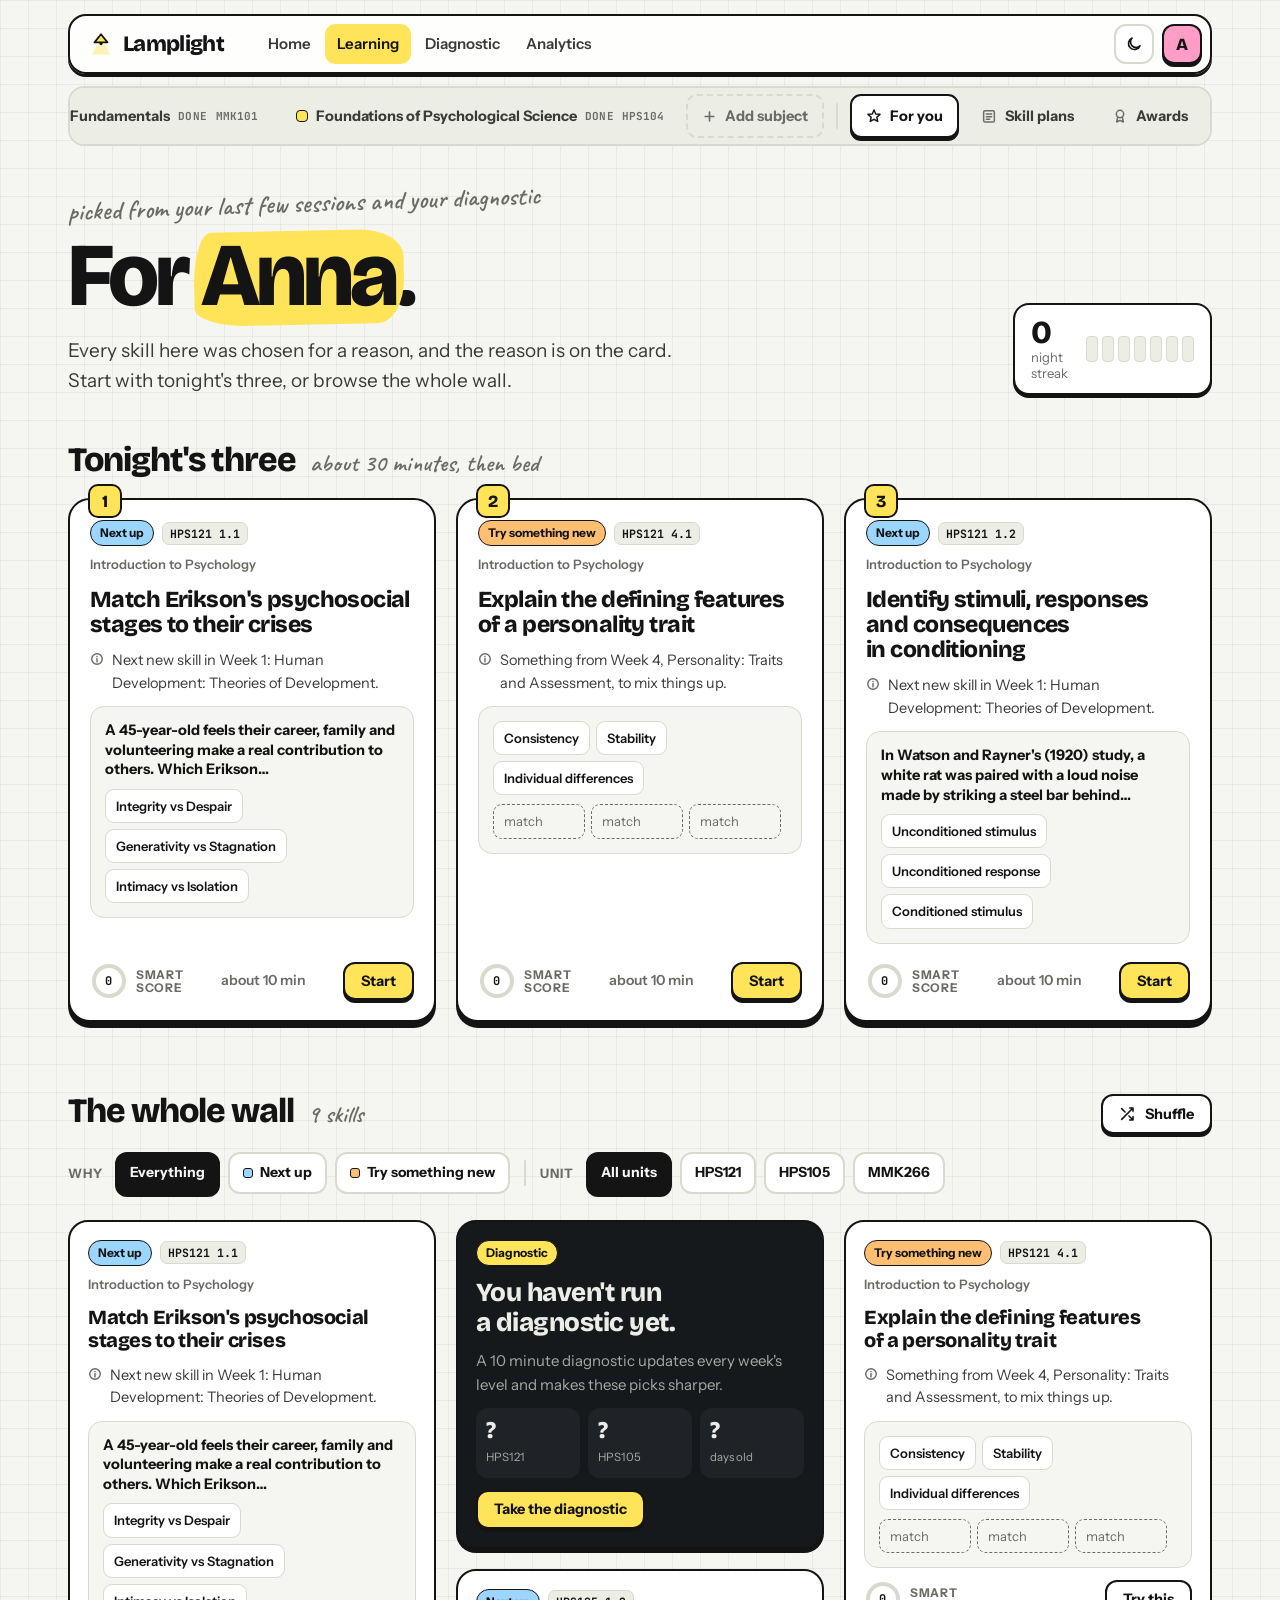
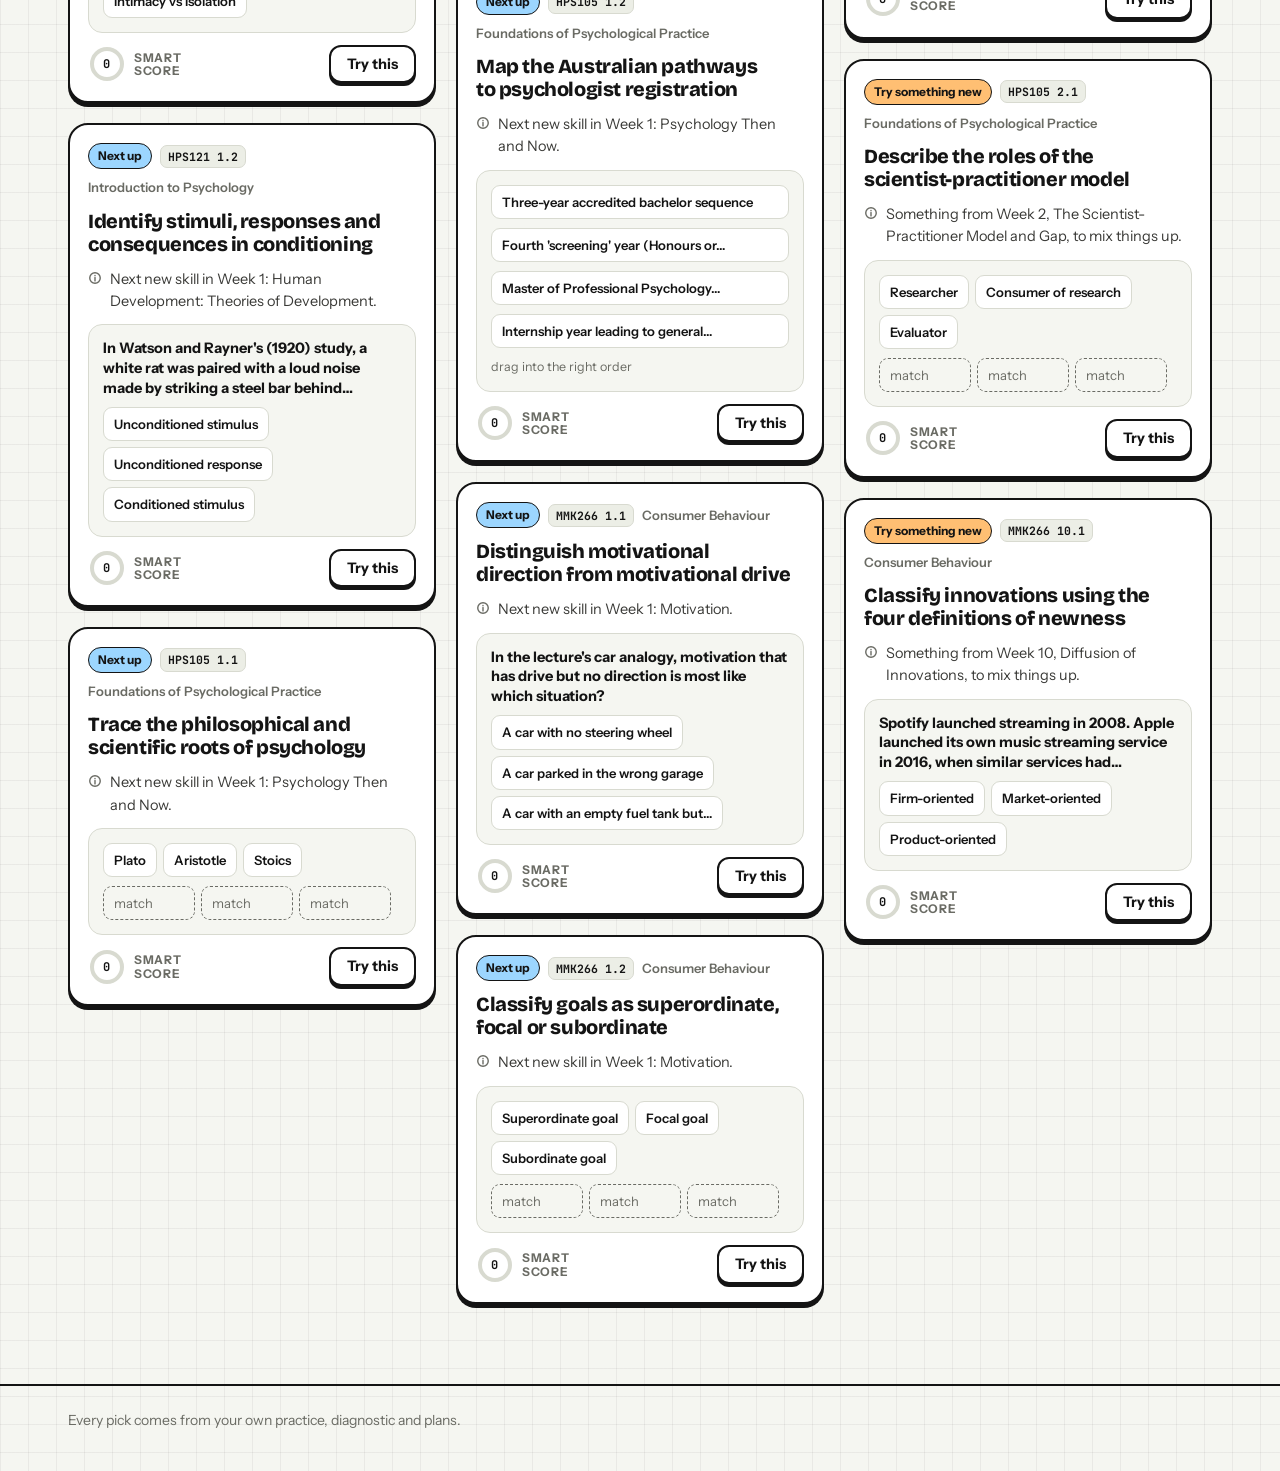
<file: recommendations.html>
<!doctype html>
<html lang="en-AU">
<head>
<meta charset="utf-8">
<meta name="viewport" content="width=device-width, initial-scale=1, viewport-fit=cover">
<title>Recommendations · Lamplight</title>
<link rel="preconnect" href="https://fonts.googleapis.com">
<link rel="preconnect" href="https://fonts.gstatic.com" crossorigin>
<link rel="stylesheet" href="https://fonts.googleapis.com/css2?family=Bricolage+Grotesque:opsz,wght@12..96,500;12..96,700;12..96,800&family=Caveat:wght@600;700&family=Instrument+Sans:wght@400;500;600;700&family=JetBrains+Mono:wght@500;700&display=swap">
<link rel="stylesheet" href="css/lamplight.css">
<style>
  /* app nav */
  .navlinks a[aria-current="page"] { background: var(--hl-yellow); color: #141414; }
  .avatar { width: 40px; height: 40px; border-radius: 12px; border: 2px solid var(--ink); background: var(--hl-pink); color: #141414; display: grid; place-items: center; font: 800 17px var(--font-display); text-decoration: none; box-shadow: 0 3px 0 var(--shadow); }
  .icon-btn { width: 40px; height: 40px; border-radius: 12px; border: 2px solid var(--line); background: var(--card); display: grid; place-items: center; cursor: pointer; color: var(--ink); }
  .icon-btn:hover { border-color: var(--ink); }

  /* header */
  .head { padding-block: 40px 8px; display: grid; grid-template-columns: 1fr auto; gap: 24px; align-items: end; }
  @media (max-width: 760px) { .head { grid-template-columns: 1fr; } }
  .head h1 { font-size: clamp(48px, 7vw, 92px); letter-spacing: -0.045em; }
  .head p { font-size: 19px; color: var(--ink-2); margin: 16px 0 0; max-width: 34em; }
  .head .hand { font-size: 26px; color: var(--muted); display: inline-block; transform: rotate(-2deg); margin-bottom: 6px; }
  .streak { display: flex; gap: 12px; align-items: center; background: var(--card); border: 2px solid var(--ink); border-radius: 16px; padding: 12px 16px; box-shadow: 0 3px 0 var(--shadow); }
  .streak b { font: 800 32px/1 var(--font-display); letter-spacing: -0.03em; }
  .streak small { display: block; color: var(--muted); font-size: 13px; line-height: 1.2; }
  .streak .days { display: flex; gap: 4px; margin-left: 6px; }
  .streak .days i { width: 12px; height: 26px; border-radius: 4px; background: var(--paper-2); border: 1.5px solid var(--line); }
  .streak .days i.on { background: var(--hl-orange); border-color: var(--ink); }

  /* tonight */
  .tonight { margin-top: 40px; }
  .sub { display: flex; align-items: baseline; gap: 14px; flex-wrap: wrap; margin-bottom: 16px; }
  .sub h2 { font-size: 34px; letter-spacing: -0.03em; }
  .sub .hand { font-size: 24px; color: var(--muted); }
  .three { display: grid; grid-template-columns: repeat(3, minmax(0, 1fr)); gap: 20px; }
  @media (max-width: 900px) { .three { grid-template-columns: 1fr; } }
  .big {
    position: relative; background: var(--card); border: 2.5px solid var(--ink); border-radius: 22px; padding: 20px;
    box-shadow: 0 6px 0 var(--shadow); display: flex; flex-direction: column; gap: 12px; text-decoration: none;
    transition: transform .12s, box-shadow .12s;
  }
  .big:hover { transform: translateY(-3px); box-shadow: 0 9px 0 var(--shadow); }
  .big .order { position: absolute; top: -16px; left: 18px; width: 34px; height: 34px; border-radius: 10px; border: 2px solid var(--ink); background: var(--hl-yellow); color: #141414; display: grid; place-items: center; font: 800 17px var(--font-display); }
  .big h3 { font-size: 23px; letter-spacing: -0.025em; line-height: 1.1; }
  .big .foot { margin-top: auto; display: flex; align-items: center; justify-content: space-between; gap: 10px; padding-top: 6px; }
  .mins { font-size: 14px; color: var(--muted); font-weight: 600; }

  /* shared card bits */
  .meta { display: flex; align-items: center; gap: 8px; flex-wrap: wrap; }
  .code { font: 700 11.5px/1 var(--font-mono); padding: 5px 7px; border-radius: 7px; background: var(--paper-2); border: 1.5px solid var(--line); }
  .unitname { font-size: 13px; color: var(--muted); font-weight: 600; }
  .reason { font: 700 12px/1 var(--font-body); padding: 6px 9px; border-radius: 99px; border: 1.5px solid var(--ink); color: #141414; white-space: nowrap; }
  .r-exam { background: var(--hl-pink); } .r-next { background: var(--hl-blue); } .r-diag { background: var(--hl-yellow); }
  .r-fresh { background: var(--hl-green); } .r-new { background: var(--hl-orange); }
  .why { font-size: 14.5px; color: var(--ink-2); display: flex; gap: 8px; align-items: flex-start; }
  .why svg { flex: none; margin-top: 3px; color: var(--muted); }
  .preview { background: var(--paper); border: 1.5px solid var(--line); border-radius: 14px; padding: 14px; font-size: 14px; display: grid; gap: 9px; }
  .preview .q { font-weight: 700; font-size: 14.5px; line-height: 1.35; }
  .chipx { display: inline-block; padding: 6px 10px; border-radius: 9px; background: var(--card); font-weight: 600; font-size: 13px; border: 1.5px solid var(--line); }
  .slot { display: inline-block; min-width: 92px; padding: 6px 10px; border-radius: 9px; border: 1.5px dashed var(--muted); color: var(--muted); font-size: 13px; }
  .gap { display: inline-block; width: 74px; border-bottom: 2px solid var(--ink); transform: translateY(-3px); }
  .squig { text-decoration: underline wavy var(--bad); text-underline-offset: 3px; }
  .row { display: flex; gap: 6px; flex-wrap: wrap; align-items: center; }
  .radio { width: 14px; height: 14px; border-radius: 99px; border: 1.5px solid var(--ink); display: inline-block; flex: none; }
  .ring { width: 38px; height: 38px; flex: none; }
  .ring .track { stroke: var(--line); } .ring .fill { stroke: var(--good); }
  .ring text { font: 700 12px var(--font-mono); fill: var(--ink); }
  .scorewrap { display: flex; align-items: center; gap: 8px; font-size: 12px; font-weight: 700; color: var(--muted); letter-spacing: .06em; text-transform: uppercase; line-height: 1.1; }

  /* filters */
  .wall-head { margin-top: 72px; display: flex; flex-wrap: wrap; align-items: center; justify-content: space-between; gap: 16px; }
  .filters { display: flex; flex-wrap: wrap; gap: 8px; margin: 18px 0 26px; align-items: center; }
  .filters .lbl { font-weight: 700; font-size: 13px; color: var(--muted); text-transform: uppercase; letter-spacing: .08em; margin-right: 4px; }
  .fchip { padding: 8px 13px; border-radius: 12px; border: 2px solid var(--line); background: var(--card); font-weight: 700; font-size: 14px; cursor: pointer; display: inline-flex; gap: 7px; align-items: center; }
  .fchip i { width: 10px; height: 10px; border-radius: 3px; border: 1.5px solid var(--ink); }
  .fchip[aria-pressed="true"] { border-color: var(--ink); box-shadow: 0 3px 0 var(--shadow); background: var(--ink); color: var(--paper); }
  .fchip[aria-pressed="true"] i { border-color: var(--paper); }
  .sep { width: 2px; height: 26px; background: var(--line); margin-inline: 6px; border-radius: 2px; }

  /* masonry wall */
  .wall { columns: 3 300px; column-gap: 20px; }
  .card {
    break-inside: avoid; margin-bottom: 20px; background: var(--card); border: 2px solid var(--ink); border-radius: 20px;
    padding: 18px; box-shadow: 0 4px 0 var(--shadow); display: grid; gap: 12px; position: relative;
    transition: transform .12s, box-shadow .12s, opacity .25s;
  }
  .card:hover { transform: translateY(-2px); box-shadow: 0 6px 0 var(--shadow); }
  .card h3 { font-size: 20px; letter-spacing: -0.02em; line-height: 1.15; }
  .card .foot { display: flex; justify-content: space-between; align-items: center; gap: 10px; }
  .card.enter { animation: pop .4s cubic-bezier(.3,1.4,.5,1) both; }
  @keyframes pop { from { opacity: 0; transform: translateY(14px) scale(.98); } }
  .card.diagcta { background: #16191C; color: #EDEDE8; border-color: var(--ink); }
  .card.diagcta h3 { font-size: 26px; }
  .card.diagcta p { margin: 0; color: #A7A9A2; font-size: 15px; }
  .card.diagcta .btn { justify-self: start; }
  .meter { display: grid; grid-template-columns: repeat(3, 1fr); gap: 8px; }
  .meter div { background: #1F2327; border-radius: 12px; padding: 10px; }
  .meter b { display: block; font: 800 24px/1 var(--font-display); }
  .meter small { font-size: 11.5px; color: #A7A9A2; }
  .empty { padding: 40px; text-align: center; color: var(--muted); border: 2px dashed var(--line); border-radius: 20px; }
  .empty .hand { font-size: 28px; }

  .pagefoot { margin-top: 80px; border-top: 2px solid var(--ink); padding-block: 24px 40px; color: var(--muted); font-size: 14px; }
</style>
<script src="js/config.js"></script>
<script src="js/sync.js"></script>
<script src="js/menu.js"></script>
</head>
<body class="app">

<header class="topbar">
  <div class="wrap">
    <div class="bar">
      <a class="brand" href="index.html" aria-label="Lamplight home">
        <svg viewBox="0 0 32 32" aria-hidden="true"><path d="M8 14 16 4l8 10Z" fill="var(--hl-yellow)" stroke="var(--ink)" stroke-width="2.2" stroke-linejoin="round"/><path d="M11 17 5 29h22l-6-12Z" fill="var(--hl-yellow)" opacity=".45"/><circle cx="16" cy="15.5" r="2" fill="var(--ink)"/></svg>
        Lamplight
      </a>
      <nav class="navlinks" aria-label="Main">
        <a href="dashboard.html">Home</a>
        <a href="recommendations.html" aria-current="page">Learning</a>
        <a href="diagnostic.html">Diagnostic</a>
        <a href="analytics.html">Analytics</a>
      </nav>
      <div class="nav-actions">
        <button class="icon-btn" type="button" id="lights" aria-label="Turn lights off" title="Lights off">
          <svg width="18" height="18" viewBox="0 0 24 24" fill="none" stroke="currentColor" stroke-width="2.2" stroke-linecap="round" stroke-linejoin="round"><path d="M20 14.5A8 8 0 1 1 9.5 4a6.5 6.5 0 0 0 10.5 10.5Z"/></svg>
        </button>
        <a class="avatar" href="account.html" aria-label="Your account">S</a>
      </div>
    </div>
  </div>
</header>
<div class="subnav" id="subnav" data-current="foryou"></div>

<main class="wrap">
  <section class="head">
    <div>
      <span class="hand">picked from your last few sessions and your diagnostic</span>
      <h1>For <span class="hl">you</span>.</h1>
      <p>Every skill here was chosen for a reason, and the reason is on the card. Start with tonight's three, or browse the whole wall.</p>
    </div>
    <div class="streak" aria-label="4 night streak">
      <div><b>4</b><small>night<br>streak</small></div>
      <div class="days" aria-hidden="true"><i class="on"></i><i class="on"></i><i class="on"></i><i class="on"></i><i></i><i></i><i></i></div>
    </div>
  </section>

  <section class="tonight" aria-labelledby="t3">
    <div class="sub"><h2 id="t3">Tonight's three</h2><span class="hand">about 20 minutes, then bed</span></div>
    <div class="three" id="three"></div>
  </section>

  <section aria-labelledby="wallh">
    <div class="wall-head">
      <div class="sub" style="margin:0"><h2 id="wallh">The whole wall</h2><span class="hand" id="count"></span></div>
      <button class="btn btn-small" type="button" id="shuffle">
        <svg width="16" height="16" viewBox="0 0 24 24" fill="none" stroke="currentColor" stroke-width="2.4" stroke-linecap="round" stroke-linejoin="round"><path d="M16 3h5v5M4 20 21 3M21 16v5h-5M15 15l6 6M4 4l5 5"/></svg>
        Shuffle
      </button>
    </div>
    <div class="filters" id="filters" role="group" aria-label="Filter recommendations"></div>
    <div class="wall" id="wall"></div>
  </section>
</main>

<footer class="pagefoot">
  <div class="wrap">Every pick comes from your own practice, diagnostic and plans.</div>
</footer>

<script src="data/units.js"></script>
<script src="js/banks.js"></script>
<script src="js/account.js"></script>
<script src="js/subnav.js"></script>
<script src="js/diag-core.js"></script>
<script>
(() => {
  const $ = (s, r = document) => r.querySelector(s);
  const esc = s => String(s == null ? '' : s).replace(/[&<>"']/g, c => ({ '&': '&amp;', '<': '&lt;', '>': '&gt;', '"': '&quot;', "'": '&#39;' }[c]));
  const UN = window.LAMPLIGHT_UNITS || {};
  const L = window.Lamplight || {}, D = window.LamplightDiag;
  const read = (k, d) => { try { const v = localStorage.getItem(k); return v ? JSON.parse(v) : d; } catch (e) { return d; } };
  const PR = (L.progress && L.progress()) || {};
  const LOG = read('lamplight:log', []).filter(x => x && x.t && x.s);
  const profile = (L.profile && L.profile()) || {};
  const DAY = 86400000, now = Date.now(), today = new Date().setHours(0, 0, 0, 0);
  const REASONS = {
    exam:  { label: 'Exam focus', cls: 'r-exam', c: 'var(--hl-pink)' },
    diag:  { label: 'From the diagnostic', cls: 'r-diag', c: 'var(--hl-yellow)' },
    next:  { label: 'Next up', cls: 'r-next', c: 'var(--hl-blue)' },
    fresh: { label: 'Keep it fresh', cls: 'r-fresh', c: 'var(--hl-green)' },
    new:   { label: 'Try something new', cls: 'r-new', c: 'var(--hl-orange)' }
  };
  const all = (L.subjects ? L.subjects() : []).filter(s => UN[s.code || s.id]);
  let subs = all.filter(s => !s.done); if (!subs.length) subs = all;
  const UNITS = {}; subs.forEach(s => UNITS[s.code || s.id] = UN[s.code || s.id].name);
  const score = id => (PR[id] && PR[id].score) || 0;
  const ago = t => { const d = Math.round((today - new Date(t).setHours(0, 0, 0, 0)) / DAY); return d <= 0 ? 'today' : d === 1 ? 'yesterday' : d + ' days ago'; };

  /* ---------- a small look at the skill's first question ---------- */
  function preview(k) {
    const q = k.questions.find(x => x.type !== 'sort') || k.questions[0]; if (!q) return '';
    const short = (s, n) => { s = String(s); return s.length > n ? s.slice(0, n).replace(/\s+\S*$/, '') + '…' : s; };
    const chips = a => '<div class="row">' + a.slice(0, 3).map(o => '<span class="chipx">' + esc(short(o, 34)) + '</span>').join('') + '</div>';
    switch (q.type) {
      case 'mc': case 'analogy': return '<div class="q">' + esc(short(q.prompt, 110)) + '</div>' + chips(q.options);
      case 'case': return '<div class="q">' + esc(short(q.passage, 120)) + '</div>' + chips(q.options);
      case 'fill_gap': { const p = q.text.split('___'); return '<div>' + esc(short(p[0], 90)) + '<span class="gap"></span>' + esc(short(p[1] || '', 60)) + '</div>'; }
      case 'type_answer': return '<div class="q">' + esc(short(q.prompt, 110)) + '</div><div class="slot" style="width:100%">type your answer</div>';
      case 'match': return '<div class="row">' + q.pairs.slice(0, 3).map(p => '<span class="chipx">' + esc(short(p[0], 26)) + '</span>').join('') + '</div><div class="row">' + q.pairs.slice(0, 3).map(() => '<span class="slot">match</span>').join('') + '</div>';
      case 'order': return q.items.slice(0, 4).map(i => '<div class="chipx">' + esc(short(i, 40)) + '</div>').join('') + '<div style="font-size:12.5px;color:var(--muted)">drag into the right order</div>';
      case 'fix_error': { const s = short(q.sentence, 130), w = q.wrong; const i = s.indexOf(w); return '<div>' + (i > -1 ? esc(s.slice(0, i)) + '<span class="squig">' + esc(w) + '</span>' + esc(s.slice(i + w.length)) : esc(s)) + '</div><div style="font-size:12.5px;color:var(--muted)">click the wrong word and fix it</div>'; }
      default: return '<div class="q">' + esc(short(q.prompt, 110)) + '</div>';
    }
  }

  /* ---------- pick skills, each with a reason ---------- */
  const R = [], used = new Set();
  const add = (s, w, k, r, why) => { if (used.has(k.id)) return; used.add(k.id); const c = s.code || s.id, n = k.id.split('-')[1];
    R.push({ id: k.id, unit: c, code: n, t: k.name, r, score: score(k.id), min: Math.max(3, Math.round(2 + (100 - score(k.id)) / 100 * 8)), why, p: preview(k), colour: s.colour }); };
  const find = id => { for (const s of subs) { const U = UN[s.code || s.id]; for (const w of U.weekList) for (const k of w.skills) if (k.id === id) return { s, w, k }; } return null; };

  /* exam plans */
  read('lamplight:plans', []).map(p => { const [y, m, d] = String(p.date).split('-').map(Number); return { p, at: new Date(y, m - 1, d).getTime() }; })
    .filter(x => x.at > today && UN[x.p.code]).sort((a, b) => a.at - b.at).slice(0, 2).forEach(x => {
      const s = subs.find(s => (s.code || s.id) === x.p.code) || all.find(s => (s.code || s.id) === x.p.code); if (!s) return;
      const left = Math.round((x.at - today) / DAY);
      UN[x.p.code].weekList.filter(w => x.p.weeks.includes(w.week)).flatMap(w => w.skills.map(k => ({ w, k }))).filter(o => score(o.k.id) < 100)
        .sort((a, b) => score(a.k.id) - score(b.k.id)).slice(0, 4)
        .forEach(o => add(s, o.w, o.k, 'exam', 'Week ' + o.w.week + ' is on ' + x.p.title + ', ' + left + ' day' + (left === 1 ? '' : 's') + ' away. You\'re at ' + score(o.k.id) + '.'));
    });
  /* weakest weeks */
  if (D && D.weekLevel) {
    const weeks = [];
    subs.forEach(s => UN[s.code || s.id].weekList.forEach(w => { const lv = D.weekLevel(s.code || s.id, w.week); if (lv.v != null && lv.v < 85) weeks.push({ s, w, v: lv.v }); }));
    weeks.sort((a, b) => a.v - b.v).slice(0, 3).forEach(x => D.recSkills(x.s.code || x.s.id, x.w.week, 2).forEach(r => add(x.s, x.w, r.k, 'diag', 'Week ' + x.w.week + ' is one of your weakest in ' + (x.s.code || x.s.id) + ' right now, at level ' + x.v + '.')));
  }
  /* in progress, most recent first */
  const seen = new Set();
  for (let i = LOG.length - 1; i >= 0 && seen.size < 6; i--) { const id = LOG[i].s; if (seen.has(id)) continue; seen.add(id); const f = find(id); if (f && score(id) > 0 && score(id) < 100) add(f.s, f.w, f.k, 'next', 'You were on this ' + ago(LOG[i].t) + ' and you\'re at ' + score(id) + '. Keep it moving.'); }
  /* next new skill in each subject */
  subs.forEach(s => { const U = UN[s.code || s.id]; let n = 0; for (const w of U.weekList) { for (const k of w.skills) { if (n >= 2) break; if (!(PR[k.id] && PR[k.id].answered)) { add(s, w, k, 'next', 'Next new skill in Week ' + w.week + ': ' + w.topic + '.'); n++; } } if (n >= 2) break; } });
  /* mastered a while ago */
  Object.keys(PR).filter(id => score(id) >= 100 && PR[id].last && now - PR[id].last > 7 * DAY).sort((a, b) => PR[a].last - PR[b].last).slice(0, 4)
    .forEach(id => { const f = find(id); if (f) add(f.s, f.w, f.k, 'fresh', 'Mastered ' + ago(PR[id].last) + '. A quick round keeps it.'); });
  /* something new: a week not touched yet */
  subs.forEach(s => { const U = UN[s.code || s.id]; const fresh = U.weekList.filter(w => !w.skills.some(k => PR[k.id] && PR[k.id].answered));
    if (fresh.length > 1) { const w = fresh[1 + Math.floor(Math.random() * (fresh.length - 1))]; add(s, w, w.skills[0], 'new', 'Something from Week ' + w.week + ', ' + w.topic + ', to mix things up.'); } });

  const ring = s => {
    const C = 94.2, off = (C * (1 - s / 100)).toFixed(1);
    return '<svg class="ring" viewBox="0 0 38 38" aria-label="SmartScore ' + s + '"><circle class="track" cx="19" cy="19" r="15" fill="none" stroke-width="4"/><circle class="fill" cx="19" cy="19" r="15" fill="none" stroke-width="4" stroke-linecap="round" stroke-dasharray="' + C + '" stroke-dashoffset="' + off + '" transform="rotate(-90 19 19)"/><text x="19" y="23" text-anchor="middle">' + s + '</text></svg>';
  };
  const whyIcon = '<svg width="14" height="14" viewBox="0 0 24 24" fill="none" stroke="currentColor" stroke-width="2.4" stroke-linecap="round"><circle cx="12" cy="12" r="9"/><path d="M12 11v6M12 7.5v.5"/></svg>';
  const meta = x => '<div class="meta"><span class="reason ' + REASONS[x.r].cls + '">' + REASONS[x.r].label + '</span><span class="code">' + esc(x.unit) + ' ' + esc(x.code) + '</span><span class="unitname">' + esc(UNITS[x.unit] || '') + '</span></div>';
  const href = x => 'practice.html#' + encodeURIComponent(x.id);

  /* streak in the header */
  const days = new Set(LOG.map(x => new Date(x.t).setHours(0, 0, 0, 0)));
  let streak = 0, d = days.has(today) ? today : today - DAY; while (days.has(d)) { streak++; d -= DAY; }
  const st = $('.streak');
  if (st) { st.setAttribute('aria-label', streak + ' night streak'); st.innerHTML = '<div><b>' + streak + '</b><small>night<br>streak</small></div><div class="days" aria-hidden="true">' + [6, 5, 4, 3, 2, 1, 0].map(i => '<i' + (days.has(today - i * DAY) ? ' class="on"' : '') + '></i>').join('') + '</div>'; }
  const first = String(profile.name || '').trim().split(/\s+/)[0];
  if (first) $('.head h1').innerHTML = 'For <span class="hl">' + esc(first) + '</span>.';

  /* tonight's three: most urgent first, one from each kind where possible */
  const order = { exam: 0, diag: 1, next: 2, fresh: 3, new: 4 };
  const sorted = R.slice().sort((a, b) => (order[a.r] - order[b.r]) || (a.score - b.score));
  const top3 = []; ['exam', 'diag', 'next', 'fresh', 'new'].forEach(k => { const x = sorted.find(y => y.r === k && !top3.includes(y)); if (x && top3.length < 3) top3.push(x); });
  sorted.forEach(x => { if (top3.length < 3 && !top3.includes(x)) top3.push(x); });
  $('#three').innerHTML = top3.length ? top3.map((x, i) =>
    '<a class="big" href="' + href(x) + '"><span class="order">' + (i + 1) + '</span>' + meta(x) +
    '<h3>' + esc(x.t) + '</h3><div class="why">' + whyIcon + '<span>' + esc(x.why) + '</span></div>' +
    '<div class="preview">' + x.p + '</div>' +
    '<div class="foot"><div class="scorewrap">' + ring(x.score) + '<span>Smart<br>Score</span></div><span class="mins">about ' + x.min + ' min</span><span class="btn btn-yellow btn-small">Start</span></div></a>'
  ).join('') : '<div class="empty"><div class="hand">nothing to pick from yet</div>Add a subject and upload a week, and your picks show up here.</div>';
  const mins = top3.reduce((a, x) => a + x.min, 0);
  const hint = $('.tonight .sub .hand'); if (hint) hint.textContent = top3.length ? 'about ' + mins + ' minutes, then bed' : '';

  /* filters */
  const state = { reason: 'all', unit: 'all' };
  const F = $('#filters');
  const chip = (type, key, label, color) => '<button type="button" class="fchip" data-type="' + type + '" data-key="' + esc(key) + '" aria-pressed="false">' + (color ? '<i style="background:' + color + '"></i>' : '') + esc(label) + '</button>';
  const present = Object.keys(REASONS).filter(k => R.some(x => x.r === k));
  F.innerHTML = '<span class="lbl">Why</span>' + chip('reason', 'all', 'Everything') +
    present.map(k => chip('reason', k, REASONS[k].label, REASONS[k].c)).join('') +
    (Object.keys(UNITS).length > 1 ? '<span class="sep" aria-hidden="true"></span><span class="lbl">Unit</span>' + chip('unit', 'all', 'All units') + Object.keys(UNITS).map(k => chip('unit', k, k)).join('') : '');
  F.addEventListener('click', e => { const b = e.target.closest('.fchip'); if (!b) return; state[b.dataset.type] = b.dataset.key; draw(true); });

  /* how old the diagnostic is */
  const runs = D && D.getD ? D.getD().runs : [];
  const lastRun = runs.length ? runs[runs.length - 1].t : null;
  const lv = subs.slice(0, 2).map(s => { const U = UN[s.code || s.id]; const v = D && D.weekLevel ? U.weekList.map(w => D.weekLevel(s.code || s.id, w.week).v).filter(v => v != null) : []; return { c: s.code || s.id, v: v.length ? Math.round(v.reduce((a, b) => a + b, 0) / v.length) : null }; });
  const ageDays = lastRun ? Math.max(0, Math.round((today - new Date(lastRun).setHours(0, 0, 0, 0)) / DAY)) : null;
  const diagCard = animate => '<article class="card diagcta' + (animate ? ' enter' : '') + '"><span class="reason r-diag" style="justify-self:start">Diagnostic</span><h3>' +
    (ageDays == null ? 'You haven\'t run a diagnostic yet.' : ageDays === 0 ? 'Your levels are fresh from today.' : 'Your levels are ' + ageDays + ' day' + (ageDays === 1 ? '' : 's') + ' old.') + '</h3><p>A 10 minute diagnostic updates every week\'s level and makes these picks sharper.</p>' +
    '<div class="meter">' + lv.map(x => '<div><b>' + (x.v != null ? x.v : '?') + '</b><small>' + esc(x.c) + '</small></div>').join('') + '<div><b>' + (ageDays != null ? ageDays : '?') + '</b><small>days old</small></div></div><a class="btn btn-yellow btn-small" href="arena.html">Take the diagnostic</a></article>';

  let list = R.slice();
  function draw(animate) {
    F.querySelectorAll('.fchip').forEach(b => b.setAttribute('aria-pressed', state[b.dataset.type] === b.dataset.key));
    const shown = list.filter(x => (state.reason === 'all' || x.r === state.reason) && (state.unit === 'all' || x.unit === state.unit));
    $('#count').textContent = shown.length + ' skill' + (shown.length === 1 ? '' : 's');
    const W = $('#wall');
    if (!shown.length) { W.innerHTML = '<div class="empty"><div class="hand">nothing here right now</div>' + (R.length ? 'Try a different filter.' : 'Practise a little and the wall fills up.') + '</div>'; return; }
    const cards = shown.map(x =>
      '<article class="card' + (animate ? ' enter' : '') + '">' + meta(x) + '<h3>' + esc(x.t) + '</h3>' +
      '<div class="why">' + whyIcon + '<span>' + esc(x.why) + '</span></div>' +
      '<div class="preview">' + x.p + '</div>' +
      '<div class="foot"><div class="scorewrap">' + ring(x.score) + '<span>Smart<br>Score</span></div><a class="btn btn-small" href="' + href(x) + '">Try this</a></div></article>'
    );
    if (state.reason === 'all' && state.unit === 'all') cards.splice(Math.min(3, cards.length), 0, diagCard(animate));
    W.innerHTML = cards.join('');
    if (animate) W.querySelectorAll('.card').forEach((c, i) => c.style.animationDelay = (i * 35) + 'ms');
  }
  $('#shuffle').addEventListener('click', () => {
    for (let i = list.length - 1; i > 0; i--) { const j = Math.floor(Math.random() * (i + 1)); [list[i], list[j]] = [list[j], list[i]]; }
    draw(true);
  });
  draw(false);

  const av = document.querySelector('a.avatar'); if (av && first) av.textContent = first[0].toUpperCase();
  const Lt = $('#lights');
  Lt.addEventListener('click', () => {
    const dark = document.documentElement.getAttribute('data-theme') === 'dark';
    if (dark) document.documentElement.removeAttribute('data-theme'); else document.documentElement.setAttribute('data-theme', 'dark');
    Lt.setAttribute('aria-label', dark ? 'Turn lights off' : 'Turn lights on');
  });
})();
</script>
<script src="js/tour.js"></script>
</body>
</html>
</file>
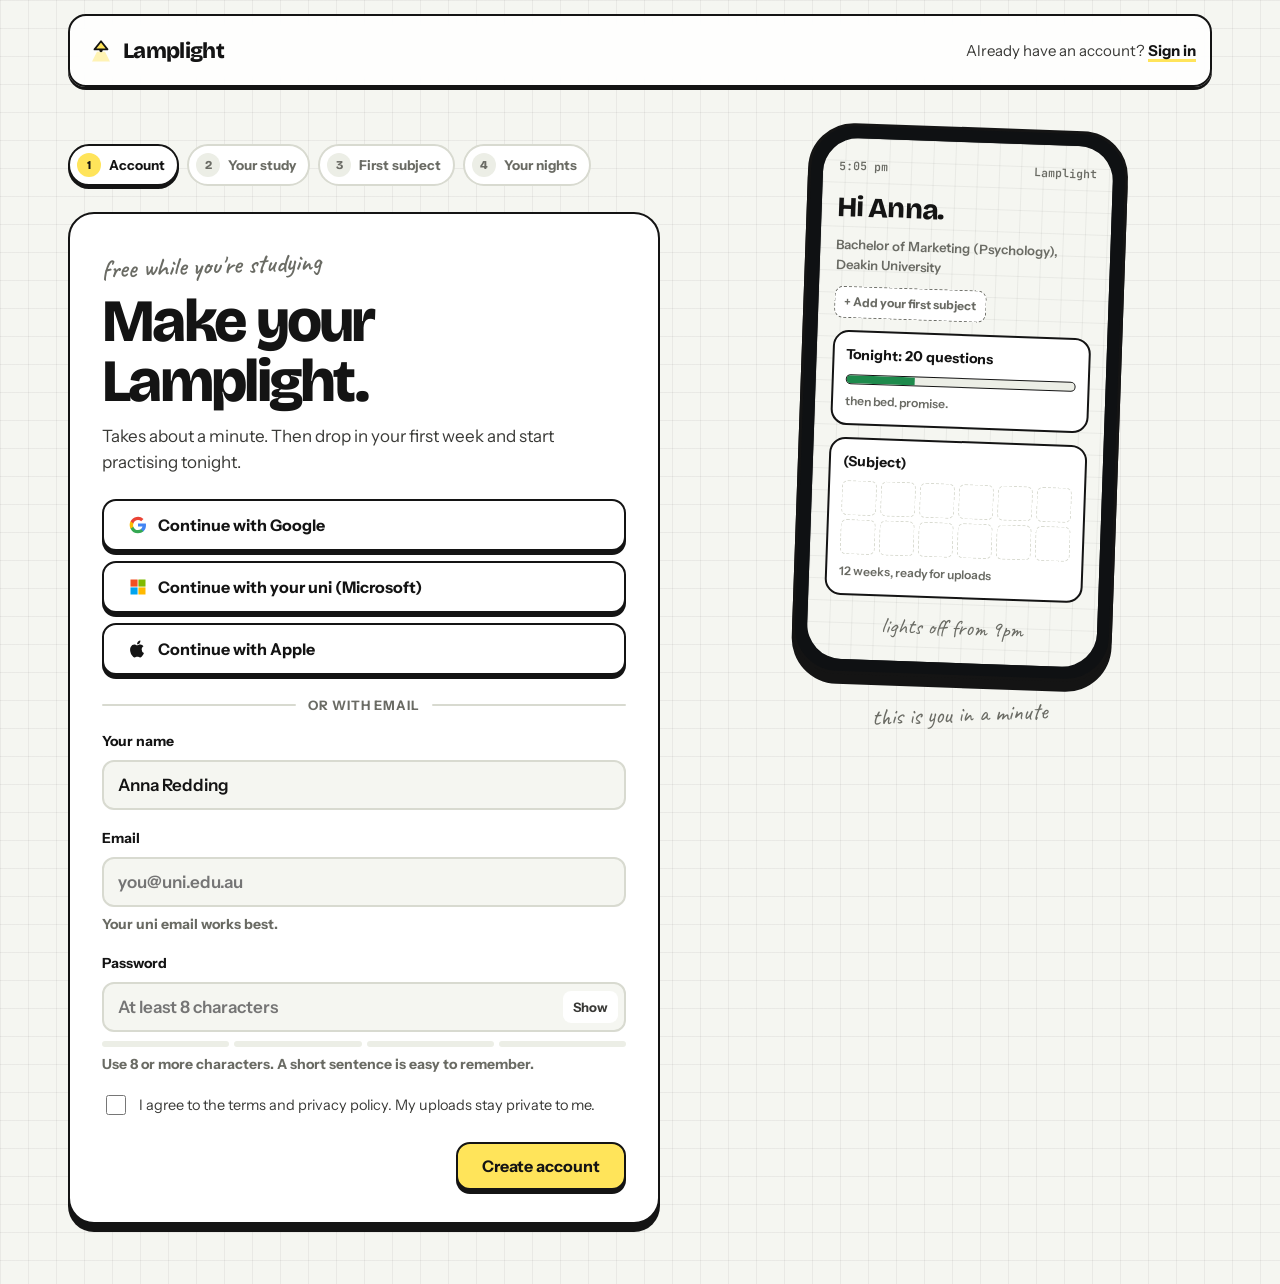
<file: signup.html>
<!doctype html>
<html lang="en-AU">
<head>
<meta charset="utf-8">
<meta name="viewport" content="width=device-width, initial-scale=1, viewport-fit=cover">
<title>Sign up · Lamplight</title>
<link rel="preconnect" href="https://fonts.googleapis.com">
<link rel="preconnect" href="https://fonts.gstatic.com" crossorigin>
<link rel="stylesheet" href="https://fonts.googleapis.com/css2?family=Bricolage+Grotesque:opsz,wght@12..96,500;12..96,700;12..96,800&family=Caveat:wght@600;700&family=Instrument+Sans:wght@400;500;600;700&family=JetBrains+Mono:wght@500;700&display=swap">
<link rel="stylesheet" href="css/lamplight.css">
<style>
  .topbar .bar { padding-right: 14px; }
  .have { margin-left: auto; font-size: 15px; color: var(--ink-2); }
  .have a { font-weight: 700; color: var(--ink); text-decoration: underline; text-decoration-color: var(--hl-yellow); text-decoration-thickness: 3px; text-underline-offset: 3px; }
  @media (max-width: 480px) { .have span { display: none; } }

  .layout { display: grid; grid-template-columns: minmax(0, 1fr) minmax(0, .85fr); gap: 48px; align-items: start; padding-block: 40px 60px; }
  @media (max-width: 940px) { .layout { grid-template-columns: 1fr; gap: 32px; } }
  @media (max-width: 600px) { .phone { width: 250px; } .screen { min-height: 0; } }

  /* steps */
  .steps { display: flex; gap: 8px; margin-bottom: 26px; flex-wrap: wrap; }
  .step { display: inline-flex; align-items: center; gap: 8px; padding: 7px 12px 7px 7px; border-radius: 99px; border: 2px solid var(--line); background: var(--card); font-weight: 700; font-size: 13.5px; color: var(--muted); }
  .step i { width: 24px; height: 24px; border-radius: 99px; display: grid; place-items: center; font: 800 12px var(--font-display); font-style: normal; background: var(--paper-2); color: var(--muted); }
  .step.on { border-color: var(--ink); color: var(--ink); box-shadow: 0 3px 0 var(--shadow); }
  .step.on i { background: var(--hl-yellow); color: #141414; }
  .step.done { color: var(--ink-2); }
  .step.done i { background: var(--good); color: #fff; }
  @media (max-width: 560px) { .step span { display: none; } .step { padding: 7px; } }

  .card { background: var(--card); border: 2.5px solid var(--ink); border-radius: 26px; box-shadow: 0 8px 0 var(--shadow); padding: 32px; }
  @media (max-width: 600px) { .card { padding: 22px 18px; } }
  .card .hand { font-size: 26px; color: var(--muted); transform: rotate(-2deg); display: inline-block; }
  .card h1 { font-size: clamp(38px, 5vw, 60px); letter-spacing: -0.045em; margin: 4px 0 0; }
  .card .lede { color: var(--ink-2); font-size: 17px; margin: 12px 0 24px; }
  form { display: grid; gap: 18px; }
  .row2 { display: grid; grid-template-columns: 1fr 1fr; gap: 14px; }
  @media (max-width: 560px) { .row2 { grid-template-columns: 1fr; } }
  .field { display: grid; gap: 7px; }
  .field > span, .field > legend { font-weight: 700; font-size: 14px; padding: 0; }
  .field em { font-style: normal; color: var(--muted); font-weight: 500; }
  fieldset.field { border: 0; margin: 0; padding: 0; min-width: 0; }
  .field input, .field select { font: 600 17px var(--font-body); padding: 13px 14px; border-radius: 12px; border: 2px solid var(--line); background: var(--paper); color: var(--ink); width: 100%; }
  .field input:focus, .field select:focus { outline: none; border-color: var(--ink); box-shadow: 0 3px 0 var(--shadow); }
  .field input[aria-invalid="true"] { border-color: var(--bad); }
  .field .err { color: var(--bad); font-size: 13.5px; font-weight: 600; }
  .pw { position: relative; }
  .pw button { position: absolute; right: 8px; top: 50%; transform: translateY(-50%); border: 0; background: var(--card); border-radius: 8px; padding: 6px 10px; font-weight: 700; font-size: 13px; cursor: pointer; color: var(--ink-2); }
  .meter { display: grid; grid-template-columns: repeat(4, 1fr); gap: 5px; margin-top: 2px; }
  .meter i { height: 6px; border-radius: 99px; background: var(--paper-2); }
  .meter.s1 i:nth-child(-n+1) { background: var(--bad); }
  .meter.s2 i:nth-child(-n+2) { background: var(--hl-orange); }
  .meter.s3 i:nth-child(-n+3) { background: var(--hl-yellow); }
  .meter.s4 i { background: var(--good); }
  .hintline { font-size: 13px; color: var(--muted); }

  .sso { display: grid; gap: 10px; }
  .sso .btn { justify-content: flex-start; width: 100%; font-weight: 700; text-align: left; line-height: 1.25; }
  .sso .btn svg { flex: none; }
  .or { margin: 20px 0 16px; display: flex; align-items: center; gap: 12px; color: var(--muted); font-size: 13px; font-weight: 700; letter-spacing: .08em; text-transform: uppercase; }
  .or::before, .or::after { content: ""; flex: 1; height: 2px; background: var(--line); border-radius: 2px; }

  .chips { display: flex; gap: 8px; flex-wrap: wrap; }
  .chip-b { padding: 10px 14px; border-radius: 12px; border: 2px solid var(--line); background: var(--paper); font-weight: 700; font-size: 15px; cursor: pointer; color: var(--ink); }
  .chip-b[aria-pressed="true"] { border-color: var(--ink); background: var(--ink); color: var(--paper); }
  .swatch { width: 42px; height: 42px; border-radius: 12px; border: 2px solid var(--ink); cursor: pointer; }
  .swatch[aria-pressed="true"] { box-shadow: 0 0 0 3px var(--card), 0 0 0 5px var(--ink); }
  .goalcards { display: grid; grid-template-columns: repeat(3, 1fr); gap: 10px; }
  @media (max-width: 480px) { .goalcards { grid-template-columns: 1fr; } }
  .goalc { text-align: left; padding: 14px; border-radius: 16px; border: 2px solid var(--line); background: var(--paper); cursor: pointer; display: grid; gap: 2px; color: var(--ink); }
  .goalc b { font: 800 28px/1 var(--font-display); letter-spacing: -0.03em; }
  .goalc small { color: var(--muted); font-weight: 600; font-size: 13px; }
  .goalc[aria-pressed="true"] { border-color: var(--ink); background: var(--hl-green); color: #141414; box-shadow: 0 3px 0 var(--shadow); }
  .goalc[aria-pressed="true"] small { color: #3A3A37; }
  .check { display: flex; gap: 10px; align-items: flex-start; font-size: 14.5px; color: var(--ink-2); cursor: pointer; }
  .check input { width: 20px; height: 20px; accent-color: var(--ink); margin-top: 1px; flex: none; }

  .actions { display: flex; justify-content: space-between; align-items: center; gap: 12px; flex-wrap: wrap; margin-top: 6px; }
  .skip { background: none; border: 0; padding: 0; font-weight: 700; color: var(--muted); cursor: pointer; text-decoration: underline; text-underline-offset: 3px; }
  .fine { font-size: 13px; color: var(--muted); margin: 0; }

  /* live preview */
  .preview { position: sticky; top: 110px; }
  @media (max-width: 940px) { .preview { position: static; } }
  .phone { width: 320px; max-width: 100%; margin-inline: auto; border: 3px solid var(--ink); border-radius: 46px; padding: 12px; background: #0F1113; box-shadow: 0 10px 0 var(--shadow); transform: rotate(2deg); }
  @media (max-width: 940px) { .phone { transform: none; width: 290px; } }
  .screen { border-radius: 35px; background: var(--paper); color: var(--ink); padding: 20px 16px 18px; min-height: 520px; display: flex; flex-direction: column; gap: 12px; background-image: linear-gradient(var(--grid) 1px, transparent 1px), linear-gradient(90deg, var(--grid) 1px, transparent 1px); background-size: 22px 22px; }
  @media (max-width: 940px) { .screen { min-height: 380px; } }
  .screen .top { display: flex; justify-content: space-between; font: 600 11.5px var(--font-mono); color: var(--muted); }
  .screen h6 { margin: 8px 0 0; font: 800 28px/1.02 var(--font-display); letter-spacing: -0.035em; overflow-wrap: anywhere; }
  .screen .sub { font-size: 13px; color: var(--muted); font-weight: 600; }
  .mini-tab { display: flex; gap: 6px; flex-wrap: wrap; }
  .mini-tab span { font-size: 12px; font-weight: 700; padding: 6px 9px; border-radius: 9px; border: 1.5px solid var(--ink); background: var(--card); display: inline-flex; align-items: center; gap: 6px; }
  .mini-tab span i { width: 9px; height: 9px; border-radius: 3px; border: 1.5px solid var(--ink); }
  .mini-tab .ghost { border-style: dashed; border-color: var(--muted); color: var(--muted); }
  .pcard { background: var(--card); border: 2px solid var(--ink); border-radius: 16px; padding: 12px; display: grid; gap: 8px; }
  .pcard b { font-size: 14px; }
  .pbar { height: 10px; border-radius: 99px; background: var(--paper-2); border: 1.5px solid var(--ink); overflow: hidden; }
  .pbar i { display: block; height: 100%; background: var(--good); width: 0; transition: width .5s; }
  .pcard small { font-size: 12px; color: var(--muted); font-weight: 600; }
  .weekstrip { display: grid; grid-template-columns: repeat(6, 1fr); gap: 4px; }
  .weekstrip i { aspect-ratio: 1; border-radius: 6px; border: 1.5px dashed var(--line); background: var(--card); }
  .weekstrip i.c { border: 1.5px solid var(--ink); }
  .screen .moon { margin-top: auto; text-align: center; font-family: var(--font-hand); font-size: 22px; color: var(--muted); }
  .preview .note { text-align: center; font-family: var(--font-hand); font-size: 24px; color: var(--muted); margin-top: 18px; transform: rotate(-2deg); }

  /* done */
  .done-list { display: grid; gap: 10px; margin: 6px 0 4px; padding: 0; list-style: none; }
  .done-list li { display: flex; gap: 10px; align-items: center; padding: 12px 14px; border-radius: 14px; background: var(--paper); border: 2px solid var(--line); font-weight: 600; }
  .done-list li svg { flex: none; color: var(--good); }
  .confetti { position: fixed; inset: 0; pointer-events: none; z-index: 80; overflow: hidden; }
  .confetti i { position: absolute; top: -20px; width: 12px; height: 18px; border-radius: 3px; border: 1.5px solid var(--ink); animation: fall 1.6s cubic-bezier(.3,.6,.6,1) forwards; }
  @keyframes fall { to { transform: translateY(110vh) rotate(540deg); } }
</style>
<script src="js/config.js"></script>
<script src="js/sync.js"></script>
</head>
<body>

<header class="topbar">
  <div class="wrap">
    <div class="bar">
      <a class="brand" href="index.html" aria-label="Lamplight home">
        <svg viewBox="0 0 32 32" aria-hidden="true"><path d="M8 14 16 4l8 10Z" fill="var(--hl-yellow)" stroke="var(--ink)" stroke-width="2.2" stroke-linejoin="round"/><path d="M11 17 5 29h22l-6-12Z" fill="var(--hl-yellow)" opacity=".45"/><circle cx="16" cy="15.5" r="2" fill="var(--ink)"/></svg>
        Lamplight
      </a>
      <p class="have"><span>Already have an account? </span><a href="recommendations.html">Sign in</a></p>
    </div>
  </div>
</header>

<main class="wrap layout">
  <div>
    <ol class="steps" id="steps" aria-label="Sign up steps" style="list-style:none;padding:0"></ol>
    <section class="card" id="card" aria-live="polite"></section>
  </div>

  <aside class="preview" aria-label="Preview of your Lamplight">
    <div class="phone" aria-hidden="true">
      <div class="screen">
        <div class="top"><span id="pvTime">9:41 pm</span><span>Lamplight</span></div>
        <h6 id="pvHi">Hi there.</h6>
        <span class="sub" id="pvCourse">Your course goes here</span>
        <div class="mini-tab" id="pvTabs"><span class="ghost">+ Add your first subject</span></div>
        <div class="pcard"><b id="pvGoal">Tonight: 20 questions</b><div class="pbar"><i id="pvBar"></i></div><small id="pvGoalNote">then bed. promise.</small></div>
        <div class="pcard"><b id="pvSubName">(Subject)</b><div class="weekstrip" id="pvWeeks"></div><small id="pvWeeksNote">12 weeks, ready for uploads</small></div>
        <div class="moon" id="pvMoon">lights off from 9pm</div>
      </div>
    </div>
    <p class="note">this is you in a minute</p>
  </aside>
</main>

<script src="js/account.js"></script>
<script src="js/subnav.js"></script>
<script>
(() => {
  const $ = (s, r = document) => r.querySelector(s);
  const esc = window.Lamplight.esc;
  const UNIS = ['Australian Catholic University', 'Australian National University', 'Bond University', 'Central Queensland University', 'Charles Darwin University', 'Charles Sturt University', 'Curtin University', 'Deakin University', 'Edith Cowan University', 'Federation University', 'Flinders University', 'Griffith University', 'James Cook University', 'La Trobe University', 'Macquarie University', 'Monash University', 'Murdoch University', 'Queensland University of Technology', 'RMIT University', 'Southern Cross University', 'Swinburne University of Technology', 'The University of Adelaide', 'The University of Melbourne', 'The University of Queensland', 'The University of Sydney', 'The University of Western Australia', 'University of Canberra', 'University of New England', 'University of Newcastle', 'University of South Australia', 'University of Southern Queensland', 'University of Tasmania', 'University of Technology Sydney', 'University of the Sunshine Coast', 'UNSW Sydney', 'Victoria University', 'Western Sydney University', 'University of Wollongong'];
  const COLOURS = [['Yellow', 'var(--hl-yellow)'], ['Pink', 'var(--hl-pink)'], ['Blue', 'var(--hl-blue)'], ['Green', 'var(--hl-green)'], ['Orange', 'var(--hl-orange)']];
  const STEPS = ['Account', 'Your study', 'First subject', 'Your nights'];

  /* the password is never saved anywhere: this is a prototype with no real accounts */
  const S = { step: 0, name: '', email: '', uni: '', course: '', year: '1st year', period: 'Trimester',
    sub: { name: '', code: '', weeks: 12, colour: COLOURS[0][1] }, goal: 20, lightsAt: '21:00', remind: true };
  try { const saved = JSON.parse(localStorage.getItem('lamplight:profile') || 'null'); if (saved) Object.assign(S, saved, { step: 0 }); } catch (e) {}

  function stepsBar() {
    $('#steps').innerHTML = STEPS.map((t, i) => '<li class="step' + (i === S.step ? ' on' : i < S.step ? ' done' : '') + '"' + (i === S.step ? ' aria-current="step"' : '') + '><i>' + (i < S.step ? '✓' : i + 1) + '</i><span>' + t + '</span></li>').join('');
  }

  function preview() {
    const first = S.name.trim().split(/\s+/)[0];
    $('#pvHi').textContent = first ? 'Hi ' + first + '.' : 'Hi there.';
    const bits = [S.course, S.uni].filter(Boolean);
    $('#pvCourse').textContent = bits.length ? bits.join(', ') : 'Your course goes here';
    const sn = S.sub.name.trim();
    $('#pvTabs').innerHTML = sn
      ? '<span><i style="background:' + S.sub.colour + '"></i>' + esc(sn) + '</span><span class="ghost">+ Add</span>'
      : '<span class="ghost">+ Add your first subject</span>';
    $('#pvSubName').textContent = sn || '(Subject)';
    $('#pvWeeks').innerHTML = Array.from({ length: S.sub.weeks }, () => '<i class="' + (sn ? 'c' : '') + '" style="' + (sn ? 'background:' + S.sub.colour : '') + '"></i>').join('');
    $('#pvWeeksNote').textContent = S.sub.weeks + ' weeks, ready for uploads';
    $('#pvGoal').textContent = 'Tonight: ' + S.goal + ' questions';
    $('#pvBar').style.width = Math.round(6 / S.goal * 100) + '%';
    const [h, m] = S.lightsAt.split(':').map(Number);
    const t = ((h % 12) || 12) + (m ? ':' + String(m).padStart(2, '0') : '') + (h >= 12 ? 'pm' : 'am');
    $('#pvMoon').textContent = 'lights off from ' + t;
  }

  const field = (id, label, attrs, hint) => '<label class="field"><span>' + label + '</span><input id="' + id + '" ' + attrs + '>' + (hint ? '<span class="hintline">' + hint + '</span>' : '') + '<span class="err" id="' + id + 'Err" hidden></span></label>';

  function render() {
    stepsBar(); preview();
    const C = $('#card');
    if (S.step === 0) {
      C.innerHTML = '<span class="hand">free while you\'re studying</span><h1>Make your Lamplight.</h1><p class="lede">Takes about a minute. Then drop in your first week and start practising tonight.</p>' +
        '<div class="sso"><button class="btn" type="button" data-sso><svg width="20" height="20" viewBox="0 0 24 24" aria-hidden="true"><path d="M21.6 12.2c0-.7-.1-1.3-.2-1.9H12v3.6h5.4a4.6 4.6 0 0 1-2 3v2.5h3.2c1.9-1.7 3-4.3 3-7.2Z" fill="#4285F4"/><path d="M12 22c2.7 0 5-.9 6.6-2.4l-3.2-2.5c-.9.6-2 1-3.4 1-2.6 0-4.8-1.8-5.6-4.1H3.1v2.6A10 10 0 0 0 12 22Z" fill="#34A853"/><path d="M6.4 14a6 6 0 0 1 0-3.9V7.5H3.1a10 10 0 0 0 0 9Z" fill="#FBBC05"/><path d="M12 6c1.5 0 2.8.5 3.8 1.5l2.8-2.8A10 10 0 0 0 3.1 7.5l3.3 2.6C7.2 7.8 9.4 6 12 6Z" fill="#EA4335"/></svg>Continue with Google</button>' +
        '<button class="btn" type="button" data-sso><svg width="20" height="20" viewBox="0 0 24 24" aria-hidden="true"><rect x="3" y="3" width="8.5" height="8.5" fill="#F25022"/><rect x="12.5" y="3" width="8.5" height="8.5" fill="#7FBA00"/><rect x="3" y="12.5" width="8.5" height="8.5" fill="#00A4EF"/><rect x="12.5" y="12.5" width="8.5" height="8.5" fill="#FFB900"/></svg>Continue with your uni (Microsoft)</button>' +
        '<button class="btn" type="button" data-sso><svg width="20" height="20" viewBox="0 0 24 24" fill="currentColor" aria-hidden="true"><path d="M16.4 12.6c0-2.6 2.1-3.8 2.2-3.9a4.8 4.8 0 0 0-3.7-2c-1.6-.2-3.1.9-3.9.9s-2-.9-3.4-.9a5 5 0 0 0-4.2 2.6c-1.8 3.1-.5 7.7 1.3 10.2.9 1.2 1.9 2.6 3.2 2.6s1.8-.8 3.3-.8 2 .8 3.4.8 2.2-1.3 3.1-2.5a10 10 0 0 0 1.4-2.9 4.4 4.4 0 0 1-2.7-4.1ZM13.9 5a4.3 4.3 0 0 0 1-3.2 4.5 4.5 0 0 0-3 1.5 4.2 4.2 0 0 0-1 3.1c1.1.1 2.3-.6 3-1.4Z"/></svg>Continue with Apple</button></div>' +
        '<p class="fine" id="ssoNote" hidden>Those buttons connect once Lamplight has real accounts. For now, fill in the form below.</p>' +
        '<div class="or">or with email</div>' +
        '<form id="f" novalidate>' + field('name', 'Your name', 'autocomplete="name" placeholder="e.g. Sam Nguyen" value="' + esc(S.name) + '"') +
        field('email', 'Email', 'type="email" autocomplete="email" placeholder="you@uni.edu.au" value="' + esc(S.email) + '"', 'Your uni email works best.') +
        '<label class="field"><span>Password</span><div class="pw"><input id="pass" type="password" autocomplete="new-password" placeholder="At least 8 characters"><button type="button" id="showPw">Show</button></div><div class="meter" id="meter"><i></i><i></i><i></i><i></i></div><span class="hintline" id="pwHint">Use 8 or more characters. A short sentence is easy to remember.</span><span class="err" id="passErr" hidden></span></label>' +
        '<label class="check"><input type="checkbox" id="terms"><span>I agree to the terms and privacy policy. My uploads stay private to me.</span></label><span class="err" id="termsErr" hidden style="color:var(--bad);font-size:13.5px;font-weight:600;margin-top:-10px">Tick this to keep going.</span>' +
        '<div class="actions"><span></span><button class="btn btn-yellow" type="submit">Create account</button></div></form>';
      const pass = $('#pass');
      pass.addEventListener('input', () => {
        const v = pass.value; let sc = 0;
        if (v.length >= 8) sc++; if (v.length >= 12) sc++; if (/[A-Z]/.test(v) && /[a-z]/.test(v)) sc++; if (/[\d\W]/.test(v)) sc++;
        $('#meter').className = 'meter' + (v ? ' s' + Math.max(1, sc) : '');
        $('#pwHint').textContent = !v ? 'Use 8 or more characters. A short sentence is easy to remember.' : sc >= 3 ? 'Strong. Nice.' : sc === 2 ? 'Good. A few more characters makes it stronger.' : 'A bit short. Try 8 or more characters.';
      });
      $('#showPw').addEventListener('click', e => { const on = pass.type === 'password'; pass.type = on ? 'text' : 'password'; e.target.textContent = on ? 'Hide' : 'Show'; });
      ['name', 'email'].forEach(k => $('#' + k).addEventListener('input', e => { S[k] = e.target.value; preview(); }));
      $('#f').addEventListener('submit', e => {
        e.preventDefault();
        let ok = true;
        const err = (id, msg) => { const el = $('#' + id + 'Err'); el.hidden = !msg; el.textContent = msg || ''; const i = $('#' + id); if (i) i.setAttribute('aria-invalid', !!msg); if (msg) ok = false; };
        err('name', S.name.trim() ? '' : 'Add your name so we know what to call you.');
        err('email', /^[^@\s]+@[^@\s]+\.[^@\s]+$/.test(S.email.trim()) ? '' : 'That email doesn\'t look right. Check for a typo.');
        err('pass', pass.value.length >= 8 ? '' : 'Your password needs at least 8 characters.');
        $('#termsErr').hidden = $('#terms').checked; if (!$('#terms').checked) ok = false;
        if (!ok) { const first = C.querySelector('[aria-invalid="true"]'); if (first) first.focus(); return; }
        pass.value = '';
        go(1);
      });
    }
    else if (S.step === 1) {
      C.innerHTML = '<span class="hand">so we can set things up right</span><h1>What are you studying?</h1><p class="lede">This shapes your weeks, your study periods and the way questions are written.</p>' +
        '<form id="f" novalidate><label class="field"><span>University</span><input id="uni" list="unis" autocomplete="organization" placeholder="Start typing your uni" value="' + esc(S.uni) + '"><datalist id="unis">' + UNIS.map(u => '<option value="' + u + '">').join('') + '</datalist></label>' +
        field('course', 'Course', 'placeholder="e.g. Bachelor of Nursing" value="' + esc(S.course) + '"') +
        '<fieldset class="field"><legend>Year of study</legend><div class="chips" data-group="year">' + ['1st year', '2nd year', '3rd year', '4th year +', 'Postgrad'].map(v => '<button type="button" class="chip-b" data-v="' + v + '" aria-pressed="' + (S.year === v) + '">' + v + '</button>').join('') + '</div></fieldset>' +
        '<fieldset class="field"><legend>Your uni runs on</legend><div class="chips" data-group="period">' + ['Trimester', 'Semester', 'Term', 'Not sure'].map(v => '<button type="button" class="chip-b" data-v="' + v + '" aria-pressed="' + (S.period === v) + '">' + v + 's</button>').join('').replace('Not sures', 'Not sure') + '</div></fieldset>' +
        '<div class="actions"><button type="button" class="btn" data-back>Back</button><button class="btn btn-yellow" type="submit">Next</button></div></form>';
      ['uni', 'course'].forEach(k => $('#' + k).addEventListener('input', e => { S[k] = e.target.value; preview(); }));
      $('#f').addEventListener('submit', e => { e.preventDefault(); go(2); });
    }
    else if (S.step === 2) {
      C.innerHTML = '<span class="hand">one is enough to start</span><h1>What\'s your first subject?</h1><p class="lede">It becomes your first tab. You can add more, and upload each week\'s content, straight after this.</p>' +
        '<form id="f" novalidate>' + field('sname', 'Subject name', 'maxlength="60" autocomplete="off" placeholder="e.g. Consumer Behaviour" value="' + esc(S.sub.name) + '"') +
        field('scode', 'Unit code <em>(optional)</em>', 'maxlength="12" autocomplete="off" placeholder="e.g. MMK265" value="' + esc(S.sub.code) + '"') +
        '<fieldset class="field"><legend>How many weeks?</legend><div class="chips" data-group="weeks">' + [6, 10, 11, 12, 13].map(n => '<button type="button" class="chip-b" data-v="' + n + '" aria-pressed="' + (S.sub.weeks === n) + '">' + n + '</button>').join('') + '</div></fieldset>' +
        '<fieldset class="field"><legend>Pick a highlighter</legend><div class="chips" data-group="colour">' + COLOURS.map(c => '<button type="button" class="swatch" data-v="' + c[1] + '" aria-label="' + c[0] + '" aria-pressed="' + (S.sub.colour === c[1]) + '" style="background:' + c[1] + '"></button>').join('') + '</div></fieldset>' +
        '<div class="actions"><button type="button" class="btn" data-back>Back</button><span style="display:flex;gap:16px;align-items:center"><button type="button" class="skip" data-skip>Skip for now</button><button class="btn btn-yellow" type="submit">Next</button></span></div></form>';
      $('#sname').addEventListener('input', e => { S.sub.name = e.target.value; preview(); });
      $('#scode').addEventListener('input', e => { S.sub.code = e.target.value; });
      $('#f').addEventListener('submit', e => {
        e.preventDefault();
        if (!S.sub.name.trim()) { const el = $('#snameErr'); el.hidden = false; el.textContent = 'Give it a name, or skip this step for now.'; $('#sname').setAttribute('aria-invalid', 'true'); $('#sname').focus(); return; }
        go(3);
      });
    }
    else if (S.step === 3) {
      C.innerHTML = '<span class="hand">small goals actually get done</span><h1>How do your nights look?</h1><p class="lede">Pick a goal you could hit even on a tired night. You can change it any time.</p>' +
        '<form id="f" novalidate><fieldset class="field"><legend>Nightly goal</legend><div class="goalcards" data-group="goal">' +
        [[10, 'about 8 min'], [20, 'about 15 min'], [30, 'about 25 min']].map(g => '<button type="button" class="goalc" data-v="' + g[0] + '" aria-pressed="' + (S.goal === g[0]) + '"><b>' + g[0] + '</b><small>questions, ' + g[1] + '</small></button>').join('') + '</div></fieldset>' +
        '<div class="row2"><label class="field"><span>Turn the lights off from</span><select id="lightsAt">' + ['19:00', '20:00', '21:00', '22:00', '23:00'].map(t => { const h = +t.slice(0, 2); return '<option value="' + t + '"' + (S.lightsAt === t ? ' selected' : '') + '>' + (h - 12) + 'pm</option>'; }).join('') + '<option value="never"' + (S.lightsAt === 'never' ? ' selected' : '') + '>Never, I\'ll do it myself</option></select></label>' +
        '<label class="field"><span>Reminder</span><select id="remind"><option value="1"' + (S.remind ? ' selected' : '') + '>Nudge me at 8pm</option><option value="0"' + (!S.remind ? ' selected' : '') + '>No reminders</option></select></label></div>' +
        '<div class="actions"><button type="button" class="btn" data-back>Back</button><button class="btn btn-yellow" type="submit">Finish</button></div></form>';
      $('#lightsAt').addEventListener('change', e => { S.lightsAt = e.target.value === 'never' ? S.lightsAt : e.target.value; preview(); if (e.target.value === 'never') $('#pvMoon').textContent = 'lights: your call'; });
      $('#remind').addEventListener('change', e => { S.remind = e.target.value === '1'; });
      $('#f').addEventListener('submit', e => { e.preventDefault(); finish(); });
    }
    else {
      const first = S.name.trim().split(/\s+/)[0] || 'there';
      const sn = S.sub.name.trim();
      C.innerHTML = '<span class="hand">welcome in</span><h1>You\'re in, ' + esc(first) + '.</h1><p class="lede">Here\'s what\'s set up:</p><ul class="done-list">' +
        '<li>' + tick + 'Your account' + (S.uni ? ' at ' + esc(S.uni) : '') + '</li>' +
        (sn ? '<li>' + tick + esc(sn) + (S.sub.code ? ' (' + esc(S.sub.code.toUpperCase()) + ')' : '') + ', ' + S.sub.weeks + ' weeks</li>' : '') +
        '<li>' + tick + 'A nightly goal of ' + S.goal + ' questions</li></ul>' +
        '<div class="actions" style="margin-top:18px"><a class="btn" href="index.html">Look around first</a><a class="btn btn-yellow" id="goUpload" href="subject.html">' + (sn ? 'Upload Week 1' : 'Add your first subject') + '</a></div>' +
        '<p class="fine" style="margin-top:16px">Prototype note: this saves your name, uni and subject in this browser only. No account is created and your password isn\'t stored.</p>';
      if (window.__subId) $('#goUpload').href = 'subject.html#' + window.__subId;
    }
  }
  const tick = '<svg width="20" height="20" viewBox="0 0 24 24" fill="none" stroke="currentColor" stroke-width="2.8" stroke-linecap="round" stroke-linejoin="round" aria-hidden="true"><path d="M5 12.5l4.5 4.5L19 7.5"/></svg>';

  function go(n) { S.step = n; render(); window.scrollTo({ top: 0, behavior: 'smooth' }); const f = $('#card input'); if (f && n < 4) setTimeout(() => f.focus({ preventScroll: true }), 250); }

  function finish() {
    const sn = S.sub.name.trim();
    try {
      const { name, email, uni, course, year, period, goal, lightsAt, remind } = S;
      localStorage.setItem('lamplight:profile', JSON.stringify({ name, email, uni, course, year, period, goal, lightsAt, remind }));
      if (sn) {
        const list = window.Lamplight.subjects();
        let ex = list.find(s => s.name.toLowerCase() === sn.toLowerCase());
        if (!ex) { ex = { id: 's' + Date.now().toString(36), name: sn, code: S.sub.code.trim().toUpperCase(), weeks: S.sub.weeks, colour: S.sub.colour, created: Date.now() }; list.push(ex); window.Lamplight.saveSubjects(list); }
        window.__subId = ex.id;
      }
    } catch (e) {}
    go(4); confetti();
  }

  function confetti() {
    if (matchMedia('(prefers-reduced-motion: reduce)').matches) return;
    const box = document.createElement('div'); box.className = 'confetti';
    const cols = ['var(--hl-yellow)', 'var(--hl-pink)', 'var(--hl-blue)', 'var(--hl-green)', 'var(--hl-orange)'];
    for (let i = 0; i < 50; i++) { const c = document.createElement('i'); c.style.left = Math.random() * 100 + '%'; c.style.background = cols[i % 5]; c.style.animationDelay = (Math.random() * .5) + 's'; c.style.transform = 'rotate(' + (Math.random() * 90) + 'deg)'; box.appendChild(c); }
    document.body.appendChild(box); setTimeout(() => box.remove(), 2600);
  }

  document.addEventListener('click', e => {
    const t = e.target;
    if (t.closest('[data-back]')) { go(Math.max(0, S.step - 1)); return; }
    if (t.closest('[data-skip]')) { S.sub.name = ''; go(3); return; }
    if (t.closest('[data-sso]')) { $('#ssoNote').hidden = false; return; }
    const b = t.closest('[data-group] [data-v]');
    if (b) {
      const g = b.closest('[data-group]').dataset.group, v = b.dataset.v;
      b.closest('[data-group]').querySelectorAll('[data-v]').forEach(x => x.setAttribute('aria-pressed', x === b));
      if (g === 'year') S.year = v; else if (g === 'period') S.period = v;
      else if (g === 'weeks') S.sub.weeks = +v; else if (g === 'colour') S.sub.colour = v; else if (g === 'goal') S.goal = +v;
      preview();
    }
  });

  const now = new Date(); $('#pvTime').textContent = ((now.getHours() % 12) || 12) + ':' + String(now.getMinutes()).padStart(2, '0') + (now.getHours() >= 12 ? ' pm' : ' am');
  render();
})();
</script>
<script src="js/tour.js"></script>
</body>
</html>
</file>
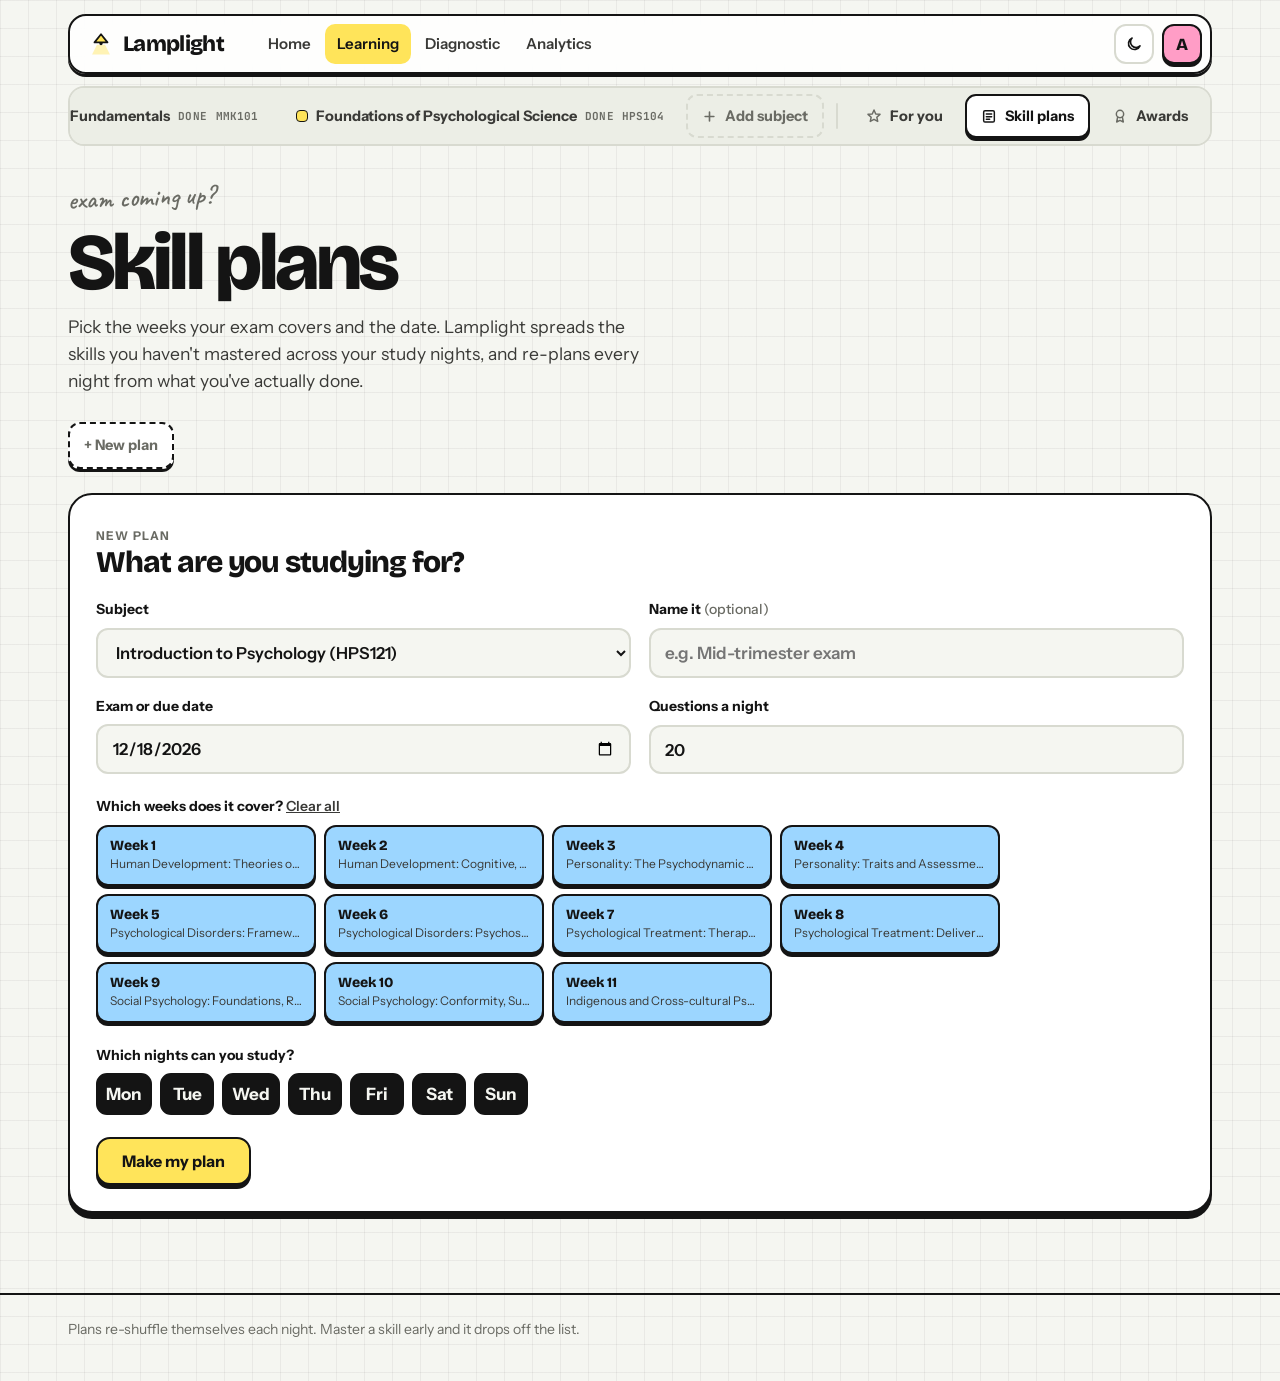
<file: skill-plans.html>
<!doctype html>
<html lang="en-AU">
<head>
<meta charset="utf-8">
<meta name="viewport" content="width=device-width, initial-scale=1, viewport-fit=cover">
<title>Skill plans · Lamplight</title>
<link rel="preconnect" href="https://fonts.googleapis.com">
<link rel="preconnect" href="https://fonts.gstatic.com" crossorigin>
<link rel="stylesheet" href="https://fonts.googleapis.com/css2?family=Bricolage+Grotesque:opsz,wght@12..96,500;12..96,700;12..96,800&family=Caveat:wght@600;700&family=Instrument+Sans:wght@400;500;600;700&family=JetBrains+Mono:wght@500;700&display=swap">
<link rel="stylesheet" href="css/lamplight.css">
<style>
  .navlinks a[aria-current="page"] { background: var(--hl-yellow); color: #141414; }
  .avatar { width: 40px; height: 40px; border-radius: 12px; border: 2px solid var(--ink); background: var(--hl-pink); color: #141414; display: grid; place-items: center; font: 800 17px var(--font-display); text-decoration: none; box-shadow: 0 3px 0 var(--shadow); }
  .icon-btn { width: 40px; height: 40px; border-radius: 12px; border: 2px solid var(--line); background: var(--card); display: grid; place-items: center; cursor: pointer; color: var(--ink); }
  .pagefoot { margin-top: 80px; border-top: 2px solid var(--ink); padding-block: 24px 40px; color: var(--muted); font-size: 14px; }

  .top { margin-top: 34px; display: flex; align-items: flex-end; justify-content: space-between; gap: 18px; flex-wrap: wrap; }
  .top .hand { font-size: 26px; color: var(--muted); transform: rotate(-2deg); display: inline-block; }
  .top h1 { font-size: clamp(42px, 6.5vw, 80px); letter-spacing: -0.045em; margin-top: 4px; }
  .top p { margin: 10px 0 0; font-size: 17.5px; color: var(--ink-2); max-width: 34em; }

  .card { background: var(--card); border: 2.5px solid var(--ink); border-radius: 24px; box-shadow: 0 6px 0 var(--shadow); padding: 26px; }
  .label { font: 700 12px var(--font-body); letter-spacing: .1em; text-transform: uppercase; color: var(--muted); margin: 0 0 10px; }

  /* plan tabs */
  .ptabs { display: flex; gap: 8px; flex-wrap: wrap; margin-top: 28px; }
  .ptab { display: inline-flex; align-items: center; gap: 8px; padding: 10px 14px; border-radius: 12px; border: 2px solid var(--line); background: var(--card); font-weight: 700; font-size: 14.5px; cursor: pointer; color: var(--ink-2); }
  .ptab i { width: 11px; height: 11px; border-radius: 4px; background: var(--c); border: 1.5px solid var(--ink); }
  .ptab small { font: 700 11.5px var(--font-mono); color: var(--muted); }
  .ptab[aria-pressed="true"] { border-color: var(--ink); color: var(--ink); box-shadow: 0 3px 0 var(--shadow); }
  .ptab.new { border-style: dashed; color: var(--muted); }

  /* form */
  .form { margin-top: 24px; display: grid; gap: 22px; }
  .form h2 { font-size: 30px; letter-spacing: -0.035em; }
  .grid2 { display: grid; grid-template-columns: 1fr 1fr; gap: 18px; }
  @media (max-width: 700px) { .grid2 { grid-template-columns: 1fr; } }
  .field select, .field input[type="date"], .field input[type="number"] { font: 600 16.5px var(--font-body); padding: 12px 14px; border-radius: 12px; border: 2px solid var(--line); background: var(--paper); color: var(--ink); width: 100%; }
  .chips { display: flex; gap: 8px; flex-wrap: wrap; }
  .wk { text-align: left; padding: 10px 12px; border-radius: 12px; border: 2px solid var(--line); background: var(--paper); cursor: pointer; display: grid; gap: 1px; min-width: 0; max-width: 220px; color: var(--ink); }
  .wk b { font: 800 14px var(--font-display); }
  .wk small { font-size: 12px; color: var(--muted); white-space: nowrap; overflow: hidden; text-overflow: ellipsis; }
  .wk[aria-pressed="true"] { border-color: var(--ink); background: var(--c); color: #141414; box-shadow: 0 3px 0 var(--shadow); }
  .wk[aria-pressed="true"] small { color: #3A3A37; }
  .day { min-width: 54px; padding: 0 8px; height: 42px; border-radius: 11px; border: 2px solid var(--line); background: var(--paper); font-weight: 700; cursor: pointer; color: var(--ink); }
  .day[aria-pressed="true"] { border-color: var(--ink); background: var(--ink); color: var(--paper); }
  .linkish { border: 0; background: none; padding: 0; font: 600 14px var(--font-body); color: var(--ink-2); text-decoration: underline; cursor: pointer; }
  .err { margin: 0; color: var(--bad); font-weight: 600; font-size: 14.5px; }
  .actions { display: flex; gap: 12px; flex-wrap: wrap; align-items: center; }

  /* plan view */
  .pv { margin-top: 24px; display: grid; gap: 22px; }
  .hero { display: grid; grid-template-columns: 1.3fr 1fr; gap: 22px; }
  @media (max-width: 900px) { .hero { grid-template-columns: 1fr; } }
  .count { display: flex; align-items: baseline; gap: 10px; flex-wrap: wrap; }
  .count b { font: 800 84px/0.9 var(--font-display); letter-spacing: -0.05em; }
  .count span { font: 800 26px var(--font-display); color: var(--muted); letter-spacing: -0.02em; }
  .ptitle { font-size: 28px; letter-spacing: -0.03em; margin-top: 14px; }
  .meta { color: var(--ink-2); font-size: 15px; margin: 6px 0 0; }
  .gbar { height: 18px; border-radius: 99px; border: 2px solid var(--ink); background: var(--paper); overflow: hidden; margin-top: 18px; }
  .gbar i { display: block; height: 100%; background: var(--c); }
  .pace { display: inline-block; margin-top: 14px; font: 700 13px var(--font-body); padding: 5px 11px; border-radius: 99px; border: 2px solid currentColor; }
  .pace.ok { color: var(--good); background: var(--good-soft); }
  .pace.tight { color: var(--bad); background: var(--bad-soft); }
  .tight-box { margin-top: 14px; padding: 14px 16px; border-radius: 14px; background: var(--bad-soft); color: var(--ink); font-size: 15px; display: flex; gap: 12px; align-items: center; flex-wrap: wrap; }
  .tonight h3 { font-size: 24px; letter-spacing: -0.03em; }
  .tlist { list-style: none; margin: 14px 0 0; padding: 0; display: grid; gap: 10px; }
  .tlist a { display: grid; grid-template-columns: 1fr auto; gap: 2px 12px; align-items: center; padding: 12px 14px; border-radius: 14px; border: 2px solid var(--line); background: var(--paper); text-decoration: none; color: var(--ink); }
  .tlist a:hover { border-color: var(--ink); }
  .tlist b { font-size: 15.5px; line-height: 1.3; }
  .tlist small { grid-column: 1; color: var(--muted); font-size: 13px; }
  .tlist .q { text-decoration: none; grid-row: span 2; font: 800 15px var(--font-display); background: var(--c); color: #141414; border: 2px solid var(--ink); border-radius: 10px; padding: 4px 9px; }
  .rest { padding: 18px; border-radius: 16px; background: var(--paper); color: var(--ink-2); margin-top: 14px; }
  .rest .hand { font-size: 22px; color: var(--muted); display: block; }

  .nights h2 { font-size: 26px; letter-spacing: -0.03em; margin-bottom: 14px; }
  .night { display: grid; grid-template-columns: 92px 1fr auto; gap: 16px; align-items: start; padding: 14px 0; border-top: 2px solid var(--paper-2); }
  .night:first-of-type { border-top: 0; }
  .night .d { font: 800 18px/1.05 var(--font-display); letter-spacing: -0.02em; }
  .night .d small { display: block; font: 600 12.5px var(--font-body); color: var(--muted); letter-spacing: 0; margin-top: 3px; }
  .night.today .d { background: var(--hl-yellow); color: #141414; border-radius: 10px; padding: 6px 8px; border: 2px solid var(--ink); justify-self: start; }
  .night.today .d small { color: #3A3A37; }
  .night .sk { display: flex; gap: 6px; flex-wrap: wrap; }
  .night .sk a { font-size: 13.5px; font-weight: 600; text-decoration: none; padding: 5px 10px; border-radius: 9px; border: 1.5px solid var(--line); background: var(--paper); color: var(--ink); max-width: 100%; }
  .night .sk a:hover { border-color: var(--ink); }
  .night .sk a.cont { border-style: dashed; color: var(--ink-2); }
  .night .sk .rv { font-size: 13.5px; font-weight: 700; padding: 5px 10px; border-radius: 9px; background: var(--hl-green); color: #141414; border: 1.5px solid var(--ink); text-decoration: none; }
  .night .n { font: 700 12.5px var(--font-mono); color: var(--muted); white-space: nowrap; padding-top: 4px; }
  @media (max-width: 600px) { .night { grid-template-columns: 70px 1fr; } .night .n { grid-column: 2; padding: 0; } }
  .more { margin-top: 10px; }
  .danger { color: var(--bad); }
  .empty { padding: 24px; border-radius: 18px; background: var(--paper); color: var(--ink-2); }
  .empty .hand { font-size: 24px; color: var(--muted); display: block; }
</style>
<script src="js/config.js"></script>
<script src="js/sync.js"></script>
<script src="js/menu.js"></script>
</head>
<body class="app">

<header class="topbar">
  <div class="wrap">
    <div class="bar">
      <a class="brand" href="index.html" aria-label="Lamplight home">
        <svg viewBox="0 0 32 32" aria-hidden="true"><path d="M8 14 16 4l8 10Z" fill="var(--hl-yellow)" stroke="var(--ink)" stroke-width="2.2" stroke-linejoin="round"/><path d="M11 17 5 29h22l-6-12Z" fill="var(--hl-yellow)" opacity=".45"/><circle cx="16" cy="15.5" r="2" fill="var(--ink)"/></svg>
        Lamplight
      </a>
      <nav class="navlinks" aria-label="Main">
        <a href="dashboard.html" data-nav="home">Home</a>
        <a href="subject.html" data-nav="learning" aria-current="page">Learning</a>
        <a href="diagnostic.html">Diagnostic</a>
        <a href="analytics.html">Analytics</a>
      </nav>
      <div class="nav-actions">
        <button class="icon-btn" type="button" id="lights" aria-label="Turn lights off" title="Lights off">
          <svg width="18" height="18" viewBox="0 0 24 24" fill="none" stroke="currentColor" stroke-width="2.2" stroke-linecap="round" stroke-linejoin="round"><path d="M20 14.5A8 8 0 1 1 9.5 4a6.5 6.5 0 0 0 10.5 10.5Z"/></svg>
        </button>
        <a class="avatar" href="account.html" aria-label="Your account">S</a>
      </div>
    </div>
  </div>
</header>
<div class="subnav" id="subnav" data-current="plans"></div>

<main class="wrap" id="main">
  <section class="top">
    <div>
      <span class="hand">exam coming up?</span>
      <h1>Skill plans</h1>
      <p>Pick the weeks your exam covers and the date. Lamplight spreads the skills you haven't mastered across your study nights, and re-plans every night from what you've actually done.</p>
    </div>
  </section>
  <div class="ptabs" id="tabs"></div>
  <div id="view"></div>
</main>

<footer class="pagefoot"><div class="wrap">Plans re-shuffle themselves each night. Master a skill early and it drops off the list.</div></footer>

<script src="data/units.js"></script>
<script src="js/banks.js"></script>
<script src="js/account.js"></script>
<script src="js/subnav.js"></script>
<script src="js/diag-core.js"></script>
<script>
(() => {
  const $ = (s, r = document) => r.querySelector(s);
  const esc = s => String(s == null ? '' : s).replace(/[&<>"']/g, c => ({ '&': '&amp;', '<': '&lt;', '>': '&gt;', '"': '&quot;', "'": '&#39;' }[c]));
  const UNITS = window.LAMPLIGHT_UNITS || {};
  const L = window.Lamplight || {};
  const KEY = 'lamplight:plans', DAY = 86400000;
  const DAYS = ['Mon', 'Tue', 'Wed', 'Thu', 'Fri', 'Sat', 'Sun'];
  const load = () => { try { return JSON.parse(localStorage.getItem(KEY) || '[]'); } catch (e) { return []; } };
  const save = p => { try { localStorage.setItem(KEY, JSON.stringify(p)); } catch (e) {} };
  const PR = () => (L.progress && L.progress()) || {};
  const profile = (L.profile && L.profile()) || {};
  const subs = () => (L.subjects ? L.subjects() : []).filter(s => UNITS[s.code || s.id]);
  const subFor = code => subs().find(s => (s.code || s.id) === code) || { colour: 'var(--hl-yellow)', id: code };
  const startOfDay = t => { const d = new Date(t); d.setHours(0, 0, 0, 0); return d.getTime(); };
  const parseDate = v => { const [y, m, d] = v.split('-').map(Number); return new Date(y, m - 1, d).getTime(); };
  const fmt = (t, o) => new Date(t).toLocaleDateString('en-AU', o || { weekday: 'short', day: 'numeric', month: 'short' });
  const dow = t => (new Date(t).getDay() + 6) % 7; /* Mon = 0 */
  const need = s => s >= 100 ? 0 : Math.max(4, Math.round((100 - s) / 100 * 14));

  let plans = load(), cur = plans.length ? plans[0].id : 'new', draft = null, err = '', showAll = false, confirmDel = false;

  /* ---------- the plan itself, worked out fresh every time ---------- */
  function schedule(p) {
    const U = UNITS[p.code], pr = PR(), today = startOfDay(Date.now()), exam = parseDate(p.date);
    const skills = U.weekList.filter(w => p.weeks.includes(w.week)).flatMap(w => w.skills.map(k => ({ k, w })));
    const total = skills.length, mastered = skills.filter(x => (pr[x.k.id] || {}).score >= 100).length;
    const todo = skills.filter(x => ((pr[x.k.id] || {}).score || 0) < 100).map(x => ({ ...x, need: need((pr[x.k.id] || {}).score || 0), score: (pr[x.k.id] || {}).score || 0 }));
    const nights = [];
    for (let t = today; t < exam; t += DAY) if (p.days.includes(dow(t))) nights.push({ t, items: [], q: 0 });
    const demand = todo.reduce((a, x) => a + x.need, 0);
    const review = nights.length >= 3 ? nights[nights.length - 1] : null;
    if (review) review.review = true;
    const work = nights.filter(n => !n.review);
    const cap = work.length * p.perNight;
    let ni = 0;
    for (const x of todo) {
      let left = x.need, first = true;
      while (left > 0 && ni < work.length) {
        const n = work[ni], room = p.perNight - n.q;
        if (room <= 0) { ni++; continue; }
        const take = Math.min(room, left);
        n.items.push({ x, q: take, cont: !first }); n.q += take; left -= take; first = false;
        if (n.q >= p.perNight) ni++;
      }
      if (left > 0) x.unplaced = left;
    }
    /* light review of mastered skills every fourth night, if there's room */
    const fresh = skills.filter(x => (pr[x.k.id] || {}).score >= 100);
    work.forEach((n, i) => { if (fresh.length && i % 4 === 3 && n.q < p.perNight) n.fresh = fresh[(i / 4 | 0) % fresh.length]; });
    const daysLeft = Math.round((exam - today) / DAY);
    return { U, skills, total, mastered, todo, nights, demand, cap, daysLeft, tight: demand > cap, perNightNeeded: work.length ? Math.ceil(demand / work.length) : demand };
  }

  /* ---------- tabs ---------- */
  function tabs() {
    $('#tabs').innerHTML = plans.map(p => { const s = subFor(p.code);
      return '<button class="ptab" type="button" data-id="' + esc(p.id) + '" aria-pressed="' + (cur === p.id) + '" style="--c:' + s.colour + '"><i></i>' + esc(p.title) + ' <small>' + esc(p.code) + '</small></button>'; }).join('') +
      '<button class="ptab new" type="button" data-id="new" aria-pressed="' + (cur === 'new') + '">+ New plan</button>';
  }
  $('#tabs').addEventListener('click', e => { const b = e.target.closest('.ptab'); if (!b) return; cur = b.dataset.id; draft = null; err = ''; showAll = false; confirmDel = false; render(); });

  /* ---------- new plan form ---------- */
  function form() {
    const list = subs().filter(s => !s.done); const pool = list.length ? list : subs();
    if (!pool.length) return '<div class="card form"><div class="empty"><span class="hand">no subjects yet</span>Add a subject with uploaded weeks first, then come back to plan for its exam.</div></div>';
    if (!draft) { const s = pool[0]; const d = new Date(Date.now() + 14 * DAY);
      draft = { code: s.code || s.id, weeks: UNITS[s.code || s.id].weekList.map(w => w.week), date: d.toISOString().slice(0, 10), days: [0, 1, 2, 3, 4, 5, 6], perNight: +profile.goal || 20, title: '' }; }
    const U = UNITS[draft.code], sc = subFor(draft.code).colour;
    const minDate = new Date(Date.now() + DAY).toISOString().slice(0, 10);
    return '<form class="card form" id="pf" novalidate style="--c:' + sc + '">' +
      '<div><span class="label">new plan</span><h2>What are you studying for?</h2></div>' +
      '<div class="grid2">' +
        '<label class="field"><span>Subject</span><select id="fSub">' + pool.map(s => '<option value="' + esc(s.code || s.id) + '"' + ((s.code || s.id) === draft.code ? ' selected' : '') + '>' + esc(UNITS[s.code || s.id].name) + ' (' + esc(s.code || s.id) + ')</option>').join('') + '</select></label>' +
        '<label class="field"><span>Name it <em>(optional)</em></span><input id="fTitle" maxlength="40" placeholder="e.g. Mid-trimester exam" value="' + esc(draft.title) + '"></label>' +
        '<label class="field"><span>Exam or due date</span><input type="date" id="fDate" min="' + minDate + '" value="' + esc(draft.date) + '"></label>' +
        '<label class="field"><span>Questions a night</span><input type="number" id="fPer" min="5" max="100" step="5" value="' + draft.perNight + '"></label>' +
      '</div>' +
      '<div class="field"><span>Which weeks does it cover? <button type="button" class="linkish" id="fAll">' + (draft.weeks.length === U.weekList.length ? 'Clear all' : 'Select all') + '</button></span><div class="chips" id="fWeeks">' +
        U.weekList.map(w => '<button type="button" class="wk" data-w="' + w.week + '" aria-pressed="' + draft.weeks.includes(w.week) + '"><b>Week ' + w.week + '</b><small>' + esc(w.topic) + '</small></button>').join('') + '</div></div>' +
      '<div class="field"><span>Which nights can you study?</span><div class="chips" id="fDays">' + DAYS.map((d, i) => '<button type="button" class="day" data-d="' + i + '" aria-pressed="' + draft.days.includes(i) + '">' + d + '</button>').join('') + '</div></div>' +
      (err ? '<p class="err">' + esc(err) + '</p>' : '') +
      '<div class="actions"><button type="submit" class="btn btn-yellow">Make my plan</button>' + (plans.length ? '<button type="button" class="btn" id="fCancel">Cancel</button>' : '') + '</div>' +
    '</form>';
  }
  function wireForm() {
    const f = $('#pf'); if (!f) return;
    const keep = () => { draft.title = $('#fTitle').value; draft.date = $('#fDate').value; draft.perNight = +$('#fPer').value || draft.perNight; };
    $('#fSub').onchange = e => { keep(); draft.code = e.target.value; draft.weeks = UNITS[draft.code].weekList.map(w => w.week); render(); };
    $('#fWeeks').onclick = e => { const b = e.target.closest('.wk'); if (!b) return; keep(); const w = +b.dataset.w; draft.weeks = draft.weeks.includes(w) ? draft.weeks.filter(x => x !== w) : draft.weeks.concat(w).sort((a, b) => a - b); render(); };
    $('#fAll').onclick = () => { keep(); const U = UNITS[draft.code]; draft.weeks = draft.weeks.length === U.weekList.length ? [] : U.weekList.map(w => w.week); render(); };
    $('#fDays').onclick = e => { const b = e.target.closest('.day'); if (!b) return; keep(); const d = +b.dataset.d; draft.days = draft.days.includes(d) ? draft.days.filter(x => x !== d) : draft.days.concat(d).sort(); render(); };
    if ($('#fCancel')) $('#fCancel').onclick = () => { cur = plans[0].id; draft = null; err = ''; render(); };
    f.onsubmit = e => {
      e.preventDefault(); keep();
      if (!draft.weeks.length) { err = 'Pick at least one week.'; return render(); }
      if (!draft.date || parseDate(draft.date) <= startOfDay(Date.now())) { err = 'Pick a date after today.'; return render(); }
      if (!draft.days.length) { err = 'Pick at least one night you can study.'; return render(); }
      const p = { id: 'p' + Date.now().toString(36), title: draft.title.trim() || ('Exam on ' + fmt(parseDate(draft.date), { day: 'numeric', month: 'short' })), code: draft.code, weeks: draft.weeks, date: draft.date, days: draft.days, perNight: Math.max(5, Math.min(100, draft.perNight)), created: Date.now() };
      plans.push(p); plans.sort((a, b) => a.date.localeCompare(b.date)); save(plans); cur = p.id; draft = null; err = ''; render();
      window.scrollTo({ top: 0, behavior: 'smooth' });
    };
  }

  /* ---------- plan view ---------- */
  function view(p) {
    const S = schedule(p), sc = subFor(p.code).colour, today = startOfDay(Date.now());
    const pct = S.total ? Math.round(S.mastered / S.total * 100) : 0;
    if (S.daysLeft <= 0) return '<div class="pv" style="--c:' + sc + '"><div class="card"><span class="label">' + esc(p.code) + '</span><h2 class="ptitle">' + esc(p.title) + '</h2><p class="meta">This date has passed. You mastered ' + S.mastered + ' of ' + S.total + ' skills in the plan.</p><div class="actions" style="margin-top:18px"><button class="btn danger" type="button" id="del">Delete this plan</button></div></div></div>';
    const tn = S.nights[0] && S.nights[0].t === today ? S.nights[0] : null;
    const item = it => { const s = it.x.score; return '<li><a href="practice.html#' + encodeURIComponent(it.x.k.id) + '"><b>' + esc(it.x.k.name) + '</b><span class="q">~' + it.q + ' Qs</span><small>' + esc(it.x.k.id.replace('-', ' ')) + ' · Week ' + it.x.w.week + (s ? ' · SmartScore ' + s : '') + (it.cont ? ' · keep going' : '') + '</small></a></li>'; };
    let tonight;
    if (!S.todo.length) tonight = '<div class="rest"><span class="hand">all mastered</span>Every skill in this plan is at 100. Use your nights to keep them fresh, or run a diagnostic.</div>';
    else if (tn && tn.review) tonight = '<div class="rest"><span class="hand">final review</span>Last night before the exam. Run a quick diagnostic on these weeks rather than learning anything new.</div><div class="actions" style="margin-top:14px"><a class="btn btn-yellow" href="arena.html">Start review</a></div>';
    else if (tn && tn.items.length) tonight = '<ul class="tlist">' + tn.items.map(item).join('') + '</ul>';
    else tonight = '<div class="rest"><span class="hand">night off</span>Tonight isn\'t a study night in this plan. ' + (S.nights[0] ? 'Next one is ' + fmt(S.nights[0].t, { weekday: 'long' }) + '.' : '') + '</div>';

    const nightRows = S.nights.slice(tn ? 1 : 0);
    const shown = showAll ? nightRows : nightRows.slice(0, 7);
    const row = n => '<div class="night' + (n.t === today ? ' today' : '') + '"><div class="d">' + fmt(n.t, { weekday: 'short' }) + '<small>' + fmt(n.t, { day: 'numeric', month: 'short' }) + '</small></div><div class="sk">' +
      (n.review ? '<a class="rv" href="arena.html">Final review: diagnostic on these weeks</a>' :
        n.items.length ? n.items.map(it => '<a href="practice.html#' + encodeURIComponent(it.x.k.id) + '"' + (it.cont ? ' class="cont"' : '') + ' title="' + esc(it.x.k.name) + '">' + esc(it.x.k.id.split('-')[1]) + ' ' + esc(it.x.k.name.length > 42 ? it.x.k.name.slice(0, 40) + '…' : it.x.k.name) + '</a>').join('') + (n.fresh ? '<a class="rv" href="practice.html#' + encodeURIComponent(n.fresh.k.id) + '">Refresh ' + esc(n.fresh.k.id.split('-')[1]) + '</a>' : '')
        : '<span style="color:var(--muted);font-size:14px">' + (n.fresh ? '<a class="rv" href="practice.html#' + encodeURIComponent(n.fresh.k.id) + '">Refresh ' + esc(n.fresh.k.id.split('-')[1]) + '</a>' : 'Spare night. Catch up or rest.') + '</span>') +
      '</div><div class="n">' + (n.review ? '' : n.q ? n.q + ' Qs' : '') + '</div></div>';

    return '<div class="pv" style="--c:' + sc + '">' +
      '<div class="hero">' +
        '<div class="card"><div class="count"><b>' + S.daysLeft + '</b><span>day' + (S.daysLeft === 1 ? '' : 's') + ' to go</span></div>' +
          '<h2 class="ptitle">' + esc(p.title) + '</h2>' +
          '<p class="meta">' + esc(S.U.name) + ' · ' + fmt(parseDate(p.date), { weekday: 'long', day: 'numeric', month: 'long' }) + ' · Weeks ' + esc(p.weeks.join(', ')) + '</p>' +
          '<div class="gbar"><i style="width:' + pct + '%"></i></div>' +
          '<p class="meta"><b>' + S.mastered + ' of ' + S.total + '</b> skills mastered · about ' + S.demand + ' questions to go · ' + S.nights.length + ' study night' + (S.nights.length === 1 ? '' : 's') + ' left</p>' +
          (S.tight ? '<div class="tight-box"><span>This is tight. At ' + p.perNight + ' a night you\'ll run out of nights. About <b>' + S.perNightNeeded + ' a night</b> would cover it.</span><button class="btn btn-small" type="button" id="bump">Use ' + S.perNightNeeded + ' a night</button></div>'
            : '<span class="pace ok">On track at ' + p.perNight + ' questions a night</span>') +
        '</div>' +
        '<div class="card tonight"><p class="label">Tonight</p><h3>' + (tn && tn.items.length ? 'About ' + tn.q + ' questions' : 'Tonight') + '</h3>' + tonight + '</div>' +
      '</div>' +
      '<div class="card nights"><h2>The nights ahead</h2>' + (shown.length ? shown.map(row).join('') : '<p class="meta">No more study nights before the exam.</p>') +
        (nightRows.length > 7 ? '<div class="more"><button class="linkish" type="button" id="all">' + (showAll ? 'Show less' : 'Show all ' + nightRows.length + ' nights') + '</button></div>' : '') +
      '</div>' +
      '<div class="actions">' + (confirmDel ? '<span>Delete this plan? Your progress stays.</span><button class="btn btn-small danger" type="button" id="delYes">Yes, delete</button><button class="btn btn-small" type="button" id="delNo">Keep it</button>'
        : '<button class="linkish danger" type="button" id="del">Delete this plan</button>') + '</div>' +
    '</div>';
  }
  function wireView(p) {
    if ($('#bump')) $('#bump').onclick = () => { p.perNight = schedule(p).perNightNeeded; save(plans); render(); };
    if ($('#all')) $('#all').onclick = () => { showAll = !showAll; render(); };
    if ($('#del')) $('#del').onclick = () => { confirmDel = true; render(); };
    if ($('#delNo')) $('#delNo').onclick = () => { confirmDel = false; render(); };
    if ($('#delYes')) $('#delYes').onclick = () => { plans = plans.filter(x => x.id !== p.id); save(plans); cur = plans.length ? plans[0].id : 'new'; confirmDel = false; render(); };
  }

  function render() {
    plans = load();
    if (cur !== 'new' && !plans.find(p => p.id === cur)) cur = plans.length ? plans[0].id : 'new';
    tabs();
    const p = plans.find(x => x.id === cur);
    $('#view').innerHTML = p && UNITS[p.code] ? view(p) : form();
    if (p && UNITS[p.code]) wireView(p); else wireForm();
  }
  render();

  const av = document.querySelector('a.avatar'); const first = String(profile.name || '').trim()[0]; if (av && first) av.textContent = first.toUpperCase();
  $('#lights').addEventListener('click', () => {
    const dark = document.documentElement.getAttribute('data-theme') === 'dark';
    if (dark) document.documentElement.removeAttribute('data-theme'); else document.documentElement.setAttribute('data-theme', 'dark');
  });
})();
</script>
<script src="js/tour.js"></script>
</body>
</html>
</file>
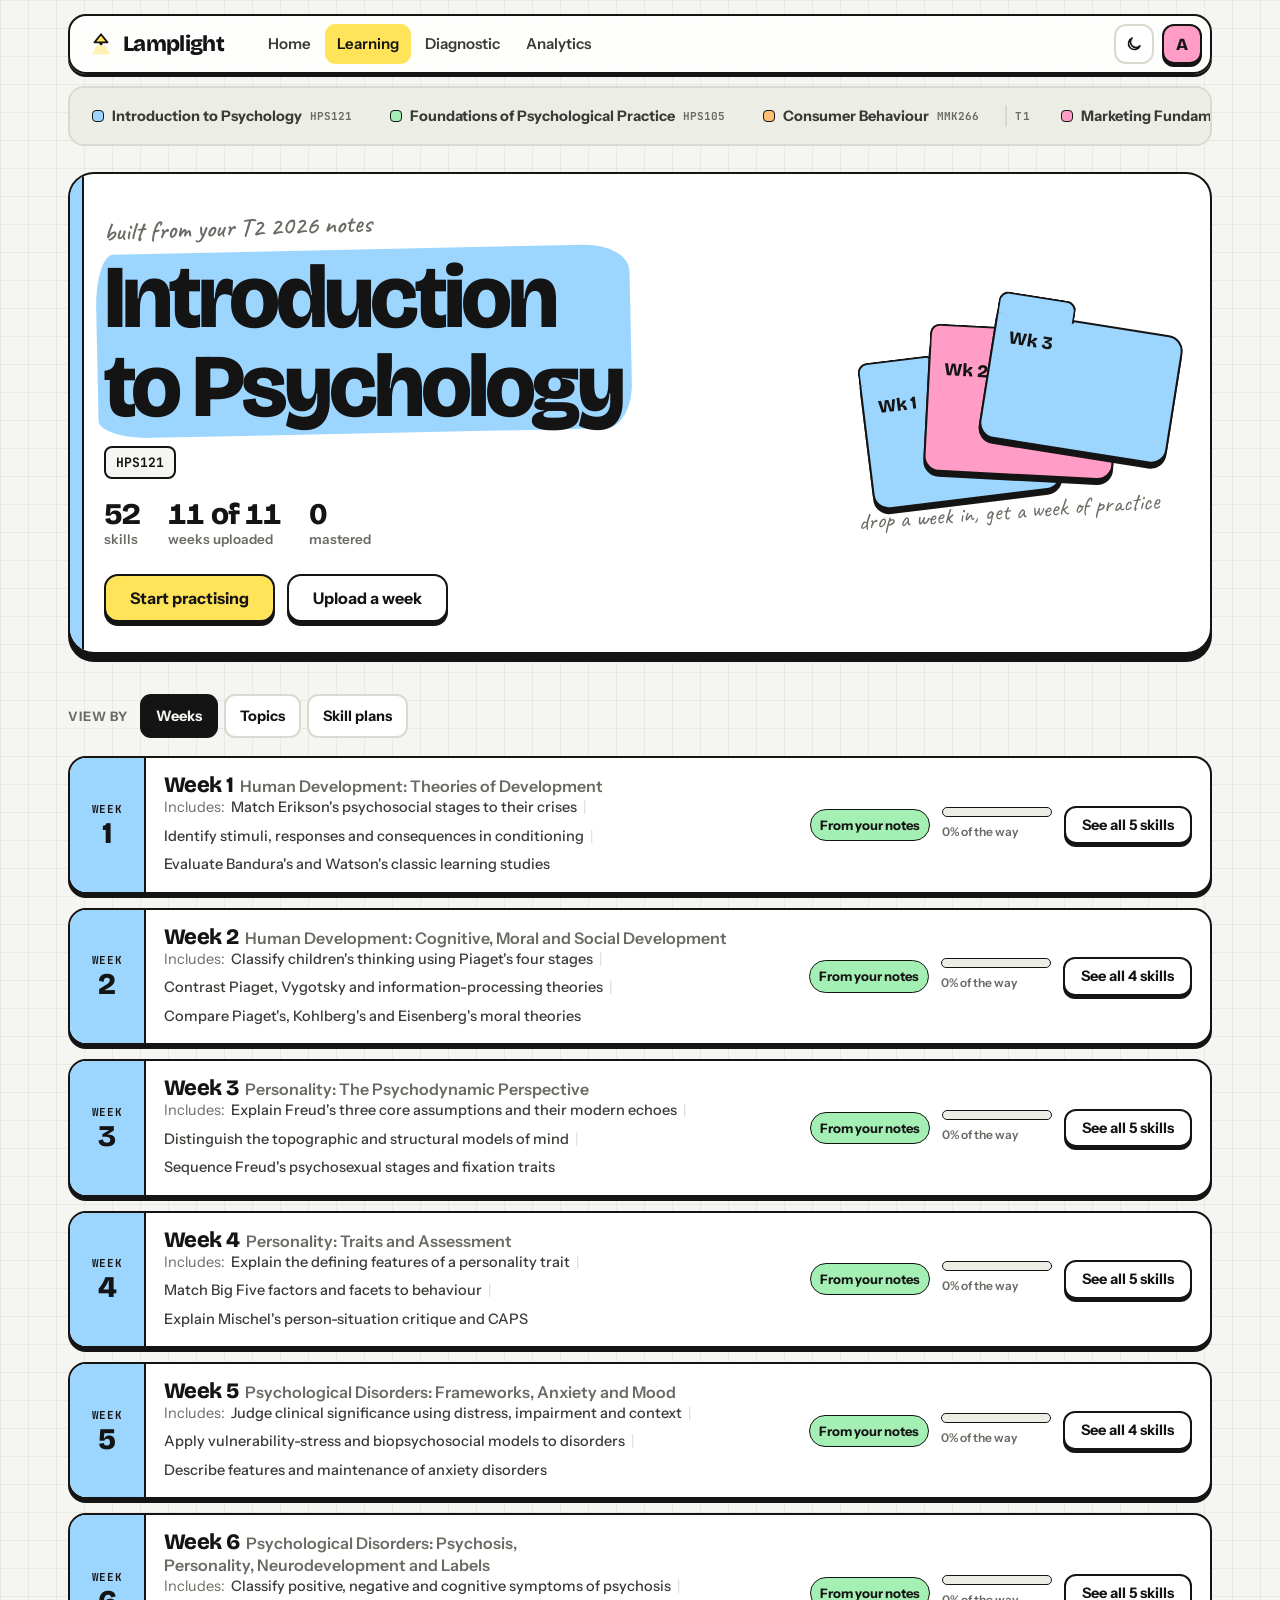
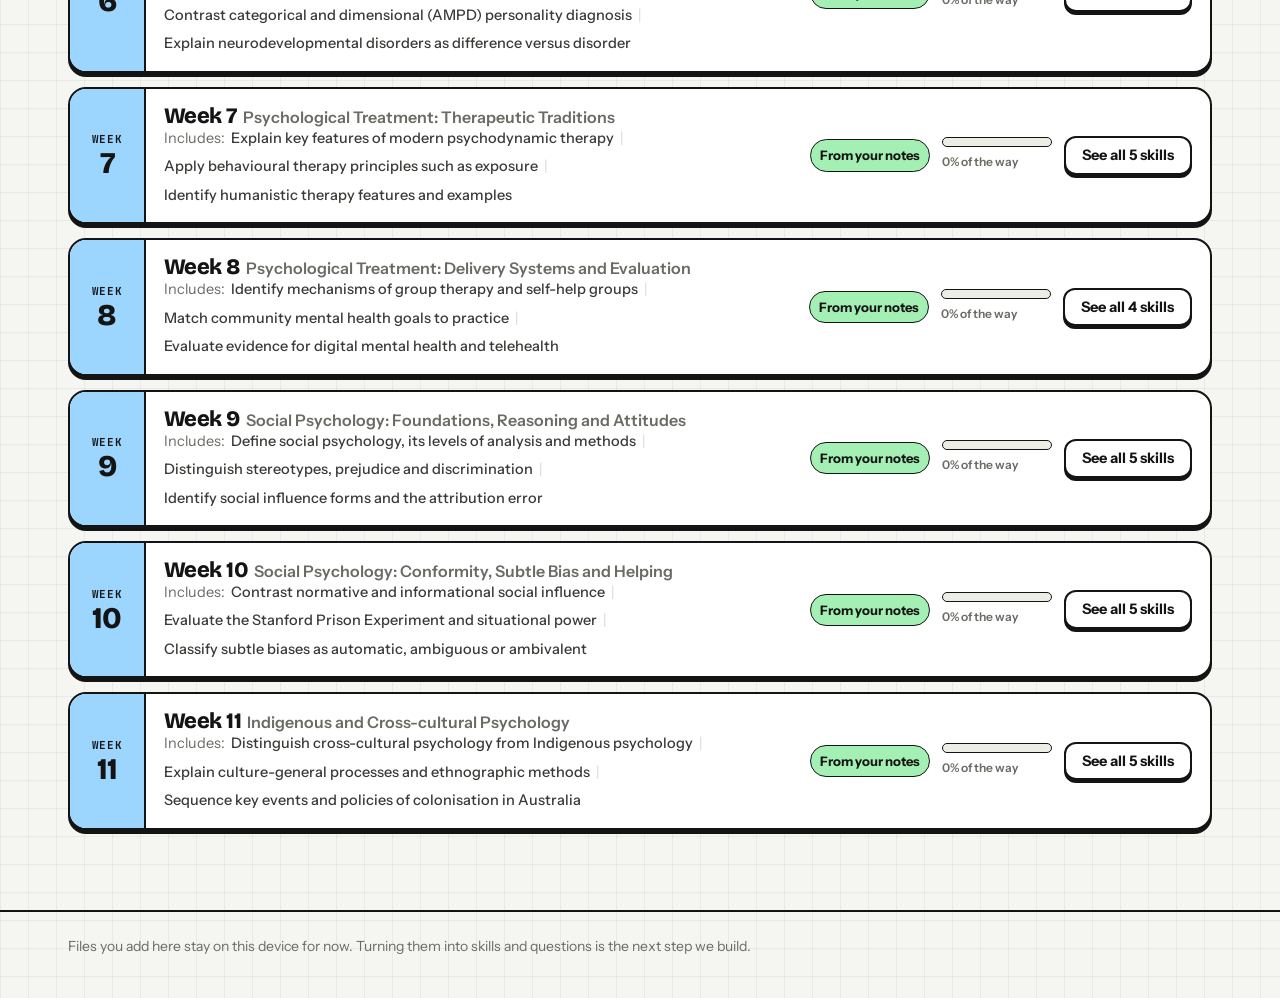
<file: subject.html>
<!doctype html>
<html lang="en-AU">
<head>
<meta charset="utf-8">
<meta name="viewport" content="width=device-width, initial-scale=1, viewport-fit=cover">
<title>Subject · Lamplight</title>
<link rel="preconnect" href="https://fonts.googleapis.com">
<link rel="preconnect" href="https://fonts.gstatic.com" crossorigin>
<link rel="stylesheet" href="https://fonts.googleapis.com/css2?family=Bricolage+Grotesque:opsz,wght@12..96,500;12..96,700;12..96,800&family=Caveat:wght@600;700&family=Instrument+Sans:wght@400;500;600;700&family=JetBrains+Mono:wght@500;700&display=swap">
<link rel="stylesheet" href="css/lamplight.css">
<style>
  .navlinks a[aria-current="page"] { background: var(--hl-yellow); color: #141414; }
  .avatar { width: 40px; height: 40px; border-radius: 12px; border: 2px solid var(--ink); background: var(--hl-pink); color: #141414; display: grid; place-items: center; font: 800 17px var(--font-display); text-decoration: none; box-shadow: 0 3px 0 var(--shadow); }
  .icon-btn { width: 40px; height: 40px; border-radius: 12px; border: 2px solid var(--line); background: var(--card); display: grid; place-items: center; cursor: pointer; color: var(--ink); }
  .icon-btn:hover { border-color: var(--ink); }

  main { --c: var(--hl-yellow); }
  main.template { --c: var(--paper-2); }

  /* banner */
  .banner {
    margin-top: 28px; position: relative; overflow: hidden;
    background: var(--card); border: 2.5px solid var(--ink); border-radius: 26px; box-shadow: 0 8px 0 var(--shadow);
    display: grid; grid-template-columns: 1.4fr 1fr; gap: 24px; align-items: center; padding: 34px 34px 30px;
  }
  .banner::before { content: ""; position: absolute; inset: 0 auto 0 0; width: 14px; background: var(--c); border-right: 2.5px solid var(--ink); }
  main.template .banner::before { background: repeating-linear-gradient(45deg, var(--paper-2) 0 8px, var(--card) 8px 16px); }
  @media (max-width: 820px) { .banner { grid-template-columns: 1fr; padding: 26px 22px 24px 30px; } .banner .art { display: none; } }
  .banner .hand { font-size: 26px; color: var(--muted); transform: rotate(-2deg); display: inline-block; }
  .banner h1 { font-size: clamp(46px, 7vw, 96px); letter-spacing: -0.045em; margin: 4px 0 0; overflow-wrap: anywhere; }
  .banner h1 .hl { --hl: var(--c); white-space: normal; }
  main.template .banner h1 { color: var(--muted); }
  main.template .banner h1 .hl::before { background: repeating-linear-gradient(-45deg, var(--paper-2) 0 10px, transparent 10px 20px); border: 2px dashed var(--line); }
  .banner .codechip { display: inline-block; margin-top: 14px; font: 700 13px var(--font-mono); padding: 6px 10px; border-radius: 8px; border: 2px solid var(--ink); background: var(--paper); }
  .stats { display: flex; flex-wrap: wrap; gap: 10px 28px; margin-top: 20px; }
  .stats div { display: grid; }
  .stats b { font: 800 30px/1 var(--font-display); letter-spacing: -0.03em; font-variant-numeric: tabular-nums; }
  .stats small { color: var(--muted); font-size: 13.5px; font-weight: 600; }
  .banner .actions { display: flex; flex-wrap: wrap; gap: 12px; margin-top: 24px; }

  .art { position: relative; height: 230px; }
  .art .fold { position: absolute; width: 190px; height: 130px; border: 2.5px solid var(--ink); border-radius: 6px 16px 16px 16px; box-shadow: 0 5px 0 var(--shadow); }
  .art .fold::before { content: ""; position: absolute; left: -2.5px; top: -20px; width: 78px; height: 22px; background: inherit; border: 2.5px solid var(--ink); border-bottom: 0; border-radius: 10px 10px 0 0; }
  .art .fold span { position: absolute; left: 14px; top: 14px; font: 800 18px var(--font-display); color: #141414; }
  .art .f1 { right: 120px; top: 70px; background: var(--hl-blue); transform: rotate(-7deg); }
  .art .f2 { right: 60px; top: 46px; background: var(--hl-pink); transform: rotate(3deg); }
  .art .f3 { right: 0; top: 22px; background: var(--c); transform: rotate(9deg); }
  main.template .art .f3 { background: var(--card); border-style: dashed; }
  .art .note { position: absolute; right: 16px; bottom: 0; font-family: var(--font-hand); font-size: 24px; color: var(--muted); transform: rotate(-4deg); }

  /* view by */
  .viewbar { display: flex; flex-wrap: wrap; align-items: center; justify-content: space-between; gap: 14px; margin: 40px 0 18px; }
  .viewby { display: flex; align-items: center; gap: 6px; }
  .viewby .lbl { font-weight: 700; font-size: 13px; color: var(--muted); text-transform: uppercase; letter-spacing: .08em; margin-right: 6px; }
  .vtab { padding: 9px 14px; border-radius: 11px; border: 2px solid var(--line); background: var(--card); font-weight: 700; font-size: 14.5px; cursor: pointer; }
  .vtab[aria-selected="true"] { border-color: var(--ink); background: var(--ink); color: var(--paper); }
  .toggle { display: inline-flex; align-items: center; gap: 10px; font-weight: 700; font-size: 14.5px; cursor: pointer; background: none; border: 0; padding: 0; }
  .toggle .knob { width: 50px; height: 28px; border-radius: 99px; border: 2px solid var(--ink); background: var(--paper-2); position: relative; transition: background .25s; }
  .toggle .knob::after { content: ""; position: absolute; top: 3px; left: 3px; width: 18px; height: 18px; border-radius: 99px; background: var(--ink); transition: transform .25s cubic-bezier(.3,1.4,.5,1); }
  .toggle[aria-checked="true"] .knob { background: var(--hl-green); }
  .toggle[aria-checked="true"] .knob::after { transform: translateX(22px); }

  /* week rows (like IXL's year rows) */
  .weeks { display: grid; gap: 14px; }
  .wk { background: var(--card); border: 2px solid var(--ink); border-radius: 18px; box-shadow: 0 4px 0 var(--shadow); display: grid; grid-template-columns: 76px 1fr; overflow: hidden; }
  .wk .num { background: var(--c); border-right: 2px solid var(--ink); display: grid; place-items: center; align-content: center; gap: 2px; color: #141414; }
  .wk .num small { font: 700 11px var(--font-mono); letter-spacing: .06em; }
  .wk .num b { font: 800 30px/1 var(--font-display); letter-spacing: -0.03em; }
  .wk.empty .num { background: repeating-linear-gradient(45deg, var(--paper-2) 0 8px, var(--card) 8px 16px); color: var(--muted); }
  .wk .body { padding: 16px 18px; display: grid; grid-template-columns: 1fr auto; gap: 8px 20px; align-items: center; }
  @media (max-width: 680px) { .wk { grid-template-columns: 58px 1fr; } .wk .body { grid-template-columns: 1fr; } .wk .num b { font-size: 24px; } }
  .wk h3 { font-size: 22px; letter-spacing: -0.025em; }
  .wk h3 .topic { font-family: var(--font-body); font-weight: 600; font-size: 16px; color: var(--muted); letter-spacing: 0; margin-left: 6px; }
  .includes { font-size: 14.5px; color: var(--muted); display: flex; flex-wrap: wrap; gap: 6px; align-items: center; }
  .includes .ghost { display: inline-block; height: 12px; border-radius: 99px; background: var(--paper-2); border: 1.5px dashed var(--line); }
  .includes .it { color: var(--ink-2); font-weight: 500; }
  .includes .pipe { color: var(--line); }
  .wk .right { display: flex; align-items: center; gap: 12px; justify-self: end; }
  @media (max-width: 680px) { .wk .right { justify-self: start; } }
  .mbar { width: 110px; }
  .mbar .t { height: 10px; border-radius: 99px; background: var(--paper-2); border: 1.5px solid var(--ink); overflow: hidden; }
  .mbar .t i { display: block; height: 100%; background: var(--good); }
  .mbar small { font-size: 12px; color: var(--muted); font-weight: 600; }
  .up-btn { border-style: dashed; }
  .state { font-size: 13px; font-weight: 700; padding: 6px 10px; border-radius: 99px; border: 1.5px solid var(--ink); background: var(--hl-orange); color: #141414; }

  /* expanded: skills list or dropzone */
  .more { grid-column: 1 / -1; border-top: 2px dashed var(--line); margin-top: 8px; padding-top: 14px; }
  .skills { list-style: none; margin: 0; padding: 0; columns: 2 260px; column-gap: 32px; }
  .skills li { break-inside: avoid; display: flex; gap: 10px; align-items: baseline; padding: 6px 0; font-size: 15.5px; }
  .skills .c { font: 700 12px var(--font-mono); color: var(--muted); min-width: 30px; }
  .skills a { text-decoration: none; font-weight: 600; }
  .skills a:hover { text-decoration: underline; text-decoration-color: var(--c); text-decoration-thickness: 3px; }
  .skills .s { font: 700 12px var(--font-mono); color: var(--good); }
  .skills .medal { width: 14px; height: 14px; flex: none; align-self: center; }
  .drop {
    border: 2.5px dashed var(--muted); border-radius: 16px; padding: 22px; text-align: center; background: var(--paper);
    display: grid; gap: 10px; justify-items: center; transition: border-color .15s, background .15s;
  }
  .drop.over { border-color: var(--ink); background: color-mix(in srgb, var(--c) 30%, var(--paper)); }
  .drop b { font: 800 20px var(--font-display); letter-spacing: -0.02em; }
  .drop p { margin: 0; color: var(--muted); font-size: 14.5px; }
  .drop .pick { display: flex; gap: 10px; flex-wrap: wrap; justify-content: center; }
  .drop input { display: none; }
  .files { display: grid; gap: 8px; margin-top: 12px; }
  .file { display: flex; align-items: center; gap: 10px; background: var(--card); border: 2px solid var(--ink); border-radius: 10px; padding: 9px 12px; font-weight: 600; font-size: 14.5px; }
  .file i { font: 700 10.5px var(--font-mono); font-style: normal; padding: 4px 6px; border-radius: 6px; color: #141414; background: var(--paper-2); }
  .file .x-pdf { background: var(--hl-pink); } .file .x-ppt { background: var(--hl-orange); } .file .x-doc { background: var(--hl-blue); } .file .x-txt { background: var(--hl-green); }
  .file small { margin-left: auto; color: var(--muted); font-weight: 500; white-space: nowrap; }
  .file span.n { overflow: hidden; text-overflow: ellipsis; white-space: nowrap; }
  .next-step { font-size: 14.5px; color: var(--ink-2); margin: 12px 0 0; display: flex; gap: 8px; align-items: center; flex-wrap: wrap; }
  .next-step .hand { font-size: 22px; color: var(--muted); }

  .exnote { font-size: 13px; font-weight: 700; padding: 5px 9px; border-radius: 99px; background: var(--hl-green); border: 1.5px solid var(--ink); color: #141414; }

  .panel { background: var(--card); border: 2px dashed var(--line); border-radius: 20px; padding: 40px; text-align: center; color: var(--muted); }
  .panel .hand { font-size: 28px; display: block; margin-bottom: 6px; }

  .pagefoot { margin-top: 80px; border-top: 2px solid var(--ink); padding-block: 24px 40px; color: var(--muted); font-size: 14px; }
  .gen { margin: 0 0 14px; padding: 12px 14px; border-radius: 12px; background: var(--good-soft); color: var(--ink); font-weight: 600; font-size: 14.5px; display: flex; gap: 10px; align-items: center; }
  .gen.bad { background: var(--bad-soft); }
  .gen.busy { background: var(--paper-2); }
  .gen .spin { flex: none; width: 16px; height: 16px; border-radius: 50%; border: 2.5px solid var(--line); border-top-color: var(--ink); animation: spin .8s linear infinite; }
  @keyframes spin { to { transform: rotate(360deg); } }
  .genbar { display: flex; gap: 14px; align-items: center; flex-wrap: wrap; margin-top: 14px; padding-top: 14px; border-top: 2px dashed var(--line); }
  .genbar .gennote { font-size: 13px; color: var(--muted); flex-basis: 100%; }
  .linkish { border: 0; background: none; padding: 0; font: 600 14px var(--font-body); color: var(--ink-2); text-decoration: underline; cursor: pointer; }
  .linkish.danger { color: var(--bad); }
</style>
<script src="js/config.js"></script>
<script src="js/sync.js"></script>
<script src="js/menu.js"></script>
</head>
<body class="app">

<header class="topbar">
  <div class="wrap">
    <div class="bar">
      <a class="brand" href="index.html" aria-label="Lamplight home">
        <svg viewBox="0 0 32 32" aria-hidden="true"><path d="M8 14 16 4l8 10Z" fill="var(--hl-yellow)" stroke="var(--ink)" stroke-width="2.2" stroke-linejoin="round"/><path d="M11 17 5 29h22l-6-12Z" fill="var(--hl-yellow)" opacity=".45"/><circle cx="16" cy="15.5" r="2" fill="var(--ink)"/></svg>
        Lamplight
      </a>
      <nav class="navlinks" aria-label="Main">
        <a href="dashboard.html">Home</a>
        <a href="subject.html" aria-current="page">Learning</a>
        <a href="diagnostic.html">Diagnostic</a>
        <a href="analytics.html">Analytics</a>
      </nav>
      <div class="nav-actions">
        <button class="icon-btn" type="button" id="lights" aria-label="Turn lights off" title="Lights off">
          <svg width="18" height="18" viewBox="0 0 24 24" fill="none" stroke="currentColor" stroke-width="2.2" stroke-linecap="round" stroke-linejoin="round"><path d="M20 14.5A8 8 0 1 1 9.5 4a6.5 6.5 0 0 0 10.5 10.5Z"/></svg>
        </button>
        <a class="avatar" href="account.html" aria-label="Your account">S</a>
      </div>
    </div>
  </div>
</header>
<div class="subnav" id="subnav" data-current="subject"></div>

<main class="wrap template" id="main">
  <section class="banner" aria-labelledby="subTitle">
    <div>
      <span class="hand" id="bannerNote">this is where your subject lives</span>
      <h1 id="subTitle"><span class="hl" id="pgName">(Subject)</span></h1>
      <span class="codechip" id="pgCode" hidden></span>
      <div class="stats">
        <div><b id="stSkills">0</b><small>skills</small></div>
        <div><b id="stWeeks">0 of 12</b><small>weeks uploaded</small></div>
        <div><b id="stMastered">0</b><small>mastered</small></div>
      </div>
      <div class="actions" id="bannerActions"></div>
    </div>
    <div class="art" aria-hidden="true">
      <div class="fold f1"><span>Wk 1</span></div>
      <div class="fold f2"><span>Wk 2</span></div>
      <div class="fold f3"><span id="artLabel">Wk 3</span></div>
      <span class="note">drop a week in, get a week of practice</span>
    </div>
  </section>

  <div class="viewbar">
    <div class="viewby" role="tablist" aria-label="View by">
      <span class="lbl">View by</span>
      <button type="button" class="vtab" role="tab" data-v="weeks" aria-selected="true">Weeks</button>
      <button type="button" class="vtab" role="tab" data-v="topics" aria-selected="false">Topics</button>
      <button type="button" class="vtab" role="tab" data-v="plans" aria-selected="false">Skill plans</button>
    </div>
    <button type="button" class="toggle" id="exToggle" role="switch" aria-checked="false"><span class="knob"></span>Show an example <span style="color:var(--muted);font-weight:600">(Psychology)</span></button>
  </div>

  <section id="view"></section>
</main>

<footer class="pagefoot">
  <div class="wrap">Files you add here stay on this device for now. Turning them into skills and questions is the next step we build.</div>
</footer>

<script src="data/units.js"></script>
<script src="js/banks.js"></script>
<script src="js/qgen.js"></script>
<script src="js/account.js"></script>
<script src="js/subnav.js"></script>
<script>
(() => {
  const $ = (s, r = document) => r.querySelector(s);
  const esc = window.Lamplight.esc;
  const main = $('#main');
  const FKEY = 'lamplight:files';
  const loadFiles = () => { try { return JSON.parse(localStorage.getItem(FKEY) || '{}'); } catch (e) { return {}; } };
  const saveFiles = f => { try { localStorage.setItem(FKEY, JSON.stringify(f)); } catch (e) {} };

  /* example content shown with "Show an example" */
  const EXAMPLE = [
    { topic: 'What is psychology?', skills: [['Define psychology and its goals', 100], ['Match early schools of thought to founders', 88], ['Sort examples into the main perspectives', 74], ['Order the history of psychology', 60]] },
    { topic: 'Research methods', skills: [['Pick the right research design', 92], ['Identify independent and dependent variables', 81], ['Spot problems with a sample', 45], ['Read a correlation chart', 30], ['Fix the error: ethics in research', 0]] },
    { topic: 'The brain and behaviour', skills: [['Label the parts of a neuron', 64], ['Match brain areas to functions', 22], ['Put the steps of a nerve impulse in order', 0]] }
  ];

  let view = 'weeks', example = false, open = null;
  const status = {}; /* per week: { busy, bad, text } */
  const statusHTML = w => status[w] ? '<p class="gen' + (status[w].bad ? ' bad' : '') + (status[w].busy ? ' busy' : '') + '" id="st-' + w + '">' + (status[w].busy ? '<i class="spin" aria-hidden="true"></i>' : '') + esc(status[w].text) + '</p>' : '';

  function subject() {
    const list = window.Lamplight.subjects();
    const id = location.hash.slice(1);
    return list.find(s => s.id === id) || list[0] || null;
  }

  function typeOf(name) {
    const e = (name.split('.').pop() || '').toLowerCase();
    if (e === 'pdf') return ['PDF', 'x-pdf'];
    if (['ppt', 'pptx', 'key'].includes(e)) return ['PPT', 'x-ppt'];
    if (['doc', 'docx', 'pages', 'rtf'].includes(e)) return ['DOC', 'x-doc'];
    if (['txt', 'md'].includes(e)) return ['TXT', 'x-txt'];
    return [e.slice(0, 4).toUpperCase() || 'FILE', ''];
  }
  const size = b => b > 1048576 ? (b / 1048576).toFixed(1) + ' MB' : Math.max(1, Math.round(b / 1024)) + ' KB';
  const medal = '<svg class="medal" viewBox="0 0 16 16" aria-label="Mastered"><circle cx="8" cy="7" r="5" fill="var(--hl-yellow)" stroke="var(--ink)" stroke-width="1.5"/><path d="M5.5 11 4.5 15 8 13.5 11.5 15 10.5 11" fill="var(--hl-orange)" stroke="var(--ink)" stroke-width="1.2" stroke-linejoin="round"/></svg>';

  function render() {
    const S = subject();
    const files = loadFiles();
    main.classList.toggle('template', !S);
    main.style.setProperty('--c', S ? S.colour : 'var(--paper-2)');
    const weeks = S ? S.weeks : 12;
    const myFiles = S ? (files[S.id] || {}) : {};
    const U = S && (window.LAMPLIGHT_UNITS || {})[S.code || S.id];
    const PR = window.Lamplight.progress ? window.Lamplight.progress() : {};
    $('#exToggle').hidden = !!U;

    $("#pgName").textContent = S ? S.name : '(Subject)';
    document.title = (S ? S.name : 'Subject') + ' · Lamplight';
    const code = $("#pgCode"); code.hidden = !(S && S.code); if (S && S.code) code.textContent = S.code;
    $('#bannerNote').textContent = S ? 'your subject, week by week' : 'this is where your subject lives';
    const uploaded = Object.keys(myFiles).filter(k => (myFiles[k] || []).length).length;
    const allSk = U ? U.weekList.flatMap(x => x.skills) : [];
    const exSkills = U ? allSk.length : example ? EXAMPLE.reduce((n, w) => n + w.skills.length, 0) : 0;
    const exMastered = U ? allSk.filter(k => (PR[k.id] || {}).score >= 100).length : example ? EXAMPLE.reduce((n, w) => n + w.skills.filter(s => s[1] >= 100).length, 0) : 0;
    $('#stSkills').textContent = exSkills;
    $('#stWeeks').textContent = (U ? U.weekList.length : example ? Math.max(uploaded, EXAMPLE.length) : uploaded) + ' of ' + weeks;
    $('#stMastered').textContent = exMastered;
    if (U) $('#bannerNote').textContent = U.generated ? 'questions made from your uploads' : 'built from your ' + (U.term || '') + ' notes';
    const nextSk = U && (allSk.find(k => ((PR[k.id] || {}).score || 0) < 100) || allSk[0]);
    $('#bannerActions').innerHTML = U
      ? '<a class="btn btn-yellow" href="practice.html#' + nextSk.id + '">' + (Object.keys(PR).some(k => k.startsWith(U.code)) ? 'Keep practising' : 'Start practising') + '</a><button class="btn" type="button" data-jump>Upload a week</button>'
      : S
      ? '<button class="btn btn-yellow" type="button" data-jump>Upload a week</button><button class="btn" type="button" data-addsub>Add another subject</button>'
      : '<button class="btn btn-yellow" type="button" data-addsub>Add your first subject</button><button class="btn" type="button" data-example>Show me an example</button>';

    const V = $('#view');
    if (view === 'topics' || view === 'plans') {
      V.innerHTML = '<div class="panel"><span class="hand">' + (view === 'topics' ? 'topics show up here' : 'skill plans show up here') + '</span>' +
        (view === 'topics' ? 'Once a few weeks are uploaded, skills get grouped by theme across weeks, so you can revise one idea wherever it came up.' : 'Pick the weeks and skills for an exam or assignment and Lamplight turns them into a plan.') + '</div>';
      return;
    }

    let html = '<div class="weeks">';
    for (let w = 1; w <= weeks; w++) {
      const real = U && U.weekList.find(x => x.week === w);
      const ex = real ? { topic: real.topic, real: true, skills: real.skills.map(k => [k.name, (PR[k.id] || {}).score || 0, k.id]) } : (!U && example && EXAMPLE[w - 1]);
      const fl = myFiles[w] || [];
      const isOpen = open === w;
      const empty = !ex && !fl.length;
      html += '<article class="wk' + (empty ? ' empty' : '') + '"><div class="num"><small>WEEK</small><b>' + w + '</b></div><div class="body">';
      html += '<div><h3>Week ' + w + (ex ? '<span class="topic">' + esc(ex.topic) + '</span>' : '<span class="topic">' + (fl.length ? 'topic appears once skills are built' : '(topic)') + '</span>') + '</h3>';
      html += '<div class="includes">Includes: ';
      if (ex) html += ex.skills.slice(0, 3).map(s => '<span class="it">' + esc(s[0]) + '</span>').join('<span class="pipe">|</span>');
      else html += '<span class="ghost" style="width:120px"></span><span class="ghost" style="width:84px"></span><span class="ghost" style="width:140px"></span>';
      html += '</div></div><div class="right">';
      if (ex) {
        const m = Math.round(ex.skills.filter(s => s[1] >= 100).length / ex.skills.length * 100);
        const avg = Math.round(ex.skills.reduce((a, s) => a + s[1], 0) / ex.skills.length);
        html += '<span class="exnote">' + (ex.real ? (real.generated ? 'Made from your uploads' : 'From your notes') : 'Example') + '</span><div class="mbar"><div class="t"><i style="width:' + avg + '%"></i></div><small>' + avg + '% of the way</small></div>' +
          '<button class="btn btn-small" type="button" data-open="' + w + '">' + (isOpen ? 'Hide skills' : 'See all ' + ex.skills.length + ' skills') + '</button>';
      } else if (fl.length) {
        html += '<span class="state">' + fl.length + ' file' + (fl.length > 1 ? 's' : '') + ' ready</span><button class="btn btn-small" type="button" data-open="' + w + '">' + (isOpen ? 'Close' : 'Add more') + '</button>';
      } else {
        html += '<button class="btn btn-small up-btn" type="button" data-open="' + w + '">' + (isOpen ? 'Close' : 'Upload Week ' + w) + '</button>';
      }
      html += '</div>';
      if (isOpen) {
        html += '<div class="more">';
        html += statusHTML(w);
        if (ex) {
          html += '<ol class="skills">' + ex.skills.map((s, i) => '<li><span class="c">' + w + '.' + (i + 1) + '</span><a href="practice.html' + (s[2] ? '#' + s[2] : '') + '">' + esc(s[0]) + '</a>' + (s[1] >= 100 ? medal : s[1] ? '<span class="s">' + s[1] + '</span>' : '') + '</li>').join('') + '</ol>';
          if (real && real.generated) html += '<div class="genbar"><label class="btn btn-small">Add more files<input type="file" multiple data-in="' + w + '" accept=".pdf,.pptx,.docx,.txt,.md" hidden></label><button class="linkish danger" type="button" data-delweek="' + w + '">Delete this week\'s questions</button><span class="gennote">Made automatically, so a few may be clunky. Your hand-made banks stay the best.</span></div>';
        } else if (!S) {
          html += '<div class="drop"><b>Add your subject first</b><p>Give it a name, then you can drop in Week ' + w + '.</p><button class="btn btn-yellow btn-small" type="button" data-addsub>Add your first subject</button></div>';
        } else {
          html += '<div class="drop" data-drop="' + w + '"><svg width="36" height="36" viewBox="0 0 24 24" fill="none" stroke="currentColor" stroke-width="2" stroke-linecap="round" stroke-linejoin="round" aria-hidden="true"><path d="M3 7h6l2 2h10v10a2 2 0 0 1-2 2H5a2 2 0 0 1-2-2Z"/><path d="M12 18v-6M9 15l3-3 3 3"/></svg>' +
            '<b>Drop Week ' + w + '\'s folder here</b><p>Lectures, slides, readings, tutorial sheets. PDF, PowerPoint, Word or text.</p>' +
            '<div class="pick"><label class="btn btn-small">Choose files<input type="file" multiple data-in="' + w + '" accept=".pdf,.ppt,.pptx,.key,.doc,.docx,.pages,.rtf,.txt,.md"></label>' +
            '<label class="btn btn-small">Choose a folder<input type="file" multiple webkitdirectory data-in="' + w + '"></label></div></div>';
          if (fl.length) {
            html += '<div class="files">' + fl.map(f => { const t = typeOf(f.n); return '<div class="file"><i class="' + t[1] + '">' + t[0] + '</i><span class="n">' + esc(f.n) + '</span><small>' + size(f.s) + '</small></div>'; }).join('') + '</div>' +
              (status[w] ? '' : '<p class="next-step"><span class="hand">saved.</span> Drop them in again to try making questions from them.</p>');
          }
        }
        html += '</div>';
      }
      html += '</div></article>';
    }
    V.innerHTML = html + '</div>';
  }

  function addFiles(w, list) {
    const S = subject(); if (!S) return;
    const keep = [...list].filter(f => !f.name.startsWith('.') && /\.(pdf|pptx?|key|docx?|pages|rtf|txt|md)$/i.test(f.name));
    if (!keep.length) return;
    const all = loadFiles(); all[S.id] = all[S.id] || {};
    const cur = all[S.id][w] || [];
    keep.forEach(f => { if (!cur.some(x => x.n === f.name)) cur.push({ n: f.name, s: f.size }); });
    all[S.id][w] = cur; saveFiles(all); open = w;
    const U = (window.LAMPLIGHT_UNITS || {})[S.code || S.id];
    const built = U && U.weekList.find(x => x.week === w && !x.generated);
    if (built) { status[w] = { text: 'Saved. Week ' + w + ' already has a full question bank from your notes, so nothing new was made.' }; render(); return; }
    makeQuestions(S, w, keep);
  }

  function setStatus(w, st) { status[w] = st; const el = document.getElementById('st-' + w); if (el) el.outerHTML = statusHTML(w); else render(); }
  async function makeQuestions(S, w, files) {
    const G = window.LamplightGen, B = window.LamplightBanks;
    const readable = files.filter(f => G.canRead(f.name)), unread = files.filter(f => !G.canRead(f.name)).map(f => f.name);
    const tip = n => n.length ? ' Couldn\'t read ' + n.join(', ') + '. Save as PDF, .pptx or .docx and drop it in again.' : '';
    if (!readable.length) { status[w] = { bad: true, text: 'Lamplight can read PDF, PowerPoint (.pptx), Word (.docx) and text files.' + tip(unread) }; render(); return; }
    status[w] = { busy: true, text: 'Reading your files' }; render();
    try {
      const got = await G.extract(readable, m => setStatus(w, { busy: true, text: m }));
      setStatus(w, { busy: true, text: 'Writing questions' });
      await new Promise(r => setTimeout(r, 30));
      const code = S.code || S.id;
      const r = G.build({ code, week: w, docs: got.docs });
      if (r.error) { status[w] = { bad: true, text: r.error + tip(unread.concat(got.skipped)) }; render(); return; }
      const bank = B.read(S.id) || { weekList: [] };
      const prev = bank.weekList.find(x => x.week === w);
      if (prev) {
        const start = prev.skills.length;
        r.week.skills.forEach((k, i) => { const nid = code + '-' + w + '.' + (start + i + 1); k.id = nid; });
        prev.skills = prev.skills.concat(r.week.skills);
        prev.summary = prev.summary.replace(/\.$/, '') + ', ' + got.docs.map(d => d.name).join(', ') + '.';
      } else bank.weekList.push(r.week);
      try { B.save(S.id, bank); }
      catch (e) { status[w] = { bad: true, text: 'Your browser storage is full, so these questions couldn\'t be saved. Try fewer or smaller files.' }; render(); return; }
      status[w] = { text: 'Made ' + r.stats.questions + ' questions in ' + r.stats.skills + ' skill' + (r.stats.skills === 1 ? '' : 's') + '. Open one to start practising.' + tip(unread.concat(got.skipped)) };
      window.dispatchEvent(new Event('lamplight:subjects'));
    } catch (e) { status[w] = { bad: true, text: 'Something went wrong reading these files: ' + e.message }; }
    render();
  }
  function deleteWeek(w) {
    const S = subject(); if (!S) return;
    const B = window.LamplightBanks, bank = B.read(S.id);
    if (bank) { bank.weekList = bank.weekList.filter(x => x.week !== w); if (bank.weekList.length) B.save(S.id, bank); else B.remove(S.id); }
    const all = loadFiles(); if (all[S.id]) { delete all[S.id][w]; saveFiles(all); }
    status[w] = { text: 'Deleted. Drop the files in again any time.' }; render();
  }

  document.addEventListener('click', e => {
    const t = e.target;
    const o = t.closest('[data-open]'); if (o) { const w = +o.dataset.open; open = open === w ? null : w; render(); return; }
    if (t.closest('[data-addsub]')) { window.Lamplight.addSubject(); return; }
    const dw = t.closest('[data-delweek]'); if (dw) { if (dw.dataset.sure) deleteWeek(+dw.dataset.delweek); else { dw.dataset.sure = '1'; dw.textContent = 'Tap again to delete'; } return; }
    if (t.closest('[data-example]')) { setExample(true); open = 1; render(); document.querySelector('.weeks').scrollIntoView({ behavior: 'smooth', block: 'start' }); return; }
    if (t.closest('[data-jump]')) {
      const S = subject(), f = loadFiles()[S.id] || {};
      let w = 1; while (w < S.weeks && (f[w] || []).length) w++;
      open = w; render(); const el = document.querySelector('[data-drop="' + w + '"]'); if (el) el.scrollIntoView({ behavior: 'smooth', block: 'center' }); return;
    }
    const v = t.closest('.vtab'); if (v) { view = v.dataset.v; document.querySelectorAll('.vtab').forEach(b => b.setAttribute('aria-selected', b === v)); render(); }
  });
  document.addEventListener('change', e => { const i = e.target.closest('[data-in]'); if (i) addFiles(+i.dataset.in, i.files); });
  document.addEventListener('dragover', e => { const d = e.target.closest('[data-drop]'); if (d) { e.preventDefault(); d.classList.add('over'); } });
  document.addEventListener('dragleave', e => { const d = e.target.closest('[data-drop]'); if (d) d.classList.remove('over'); });
  document.addEventListener('drop', async e => {
    const d = e.target.closest('[data-drop]'); if (!d) return;
    e.preventDefault(); d.classList.remove('over');
    const w = +d.dataset.drop, out = [];
    const items = [...(e.dataTransfer.items || [])].map(i => i.webkitGetAsEntry && i.webkitGetAsEntry()).filter(Boolean);
    const walk = entry => new Promise(res => {
      if (entry.isFile) entry.file(f => { out.push(f); res(); }, () => res());
      else if (entry.isDirectory) { const r = entry.createReader(); r.readEntries(async ents => { for (const en of ents) await walk(en); res(); }, () => res()); }
      else res();
    });
    if (items.length) { for (const it of items) await walk(it); addFiles(w, out); }
    else addFiles(w, e.dataTransfer.files);
  });

  const exT = $('#exToggle');
  function setExample(on) { example = on; exT.setAttribute('aria-checked', on); if (!on && open && open <= EXAMPLE.length) open = null; }
  exT.addEventListener('click', () => { setExample(!example); if (example) open = 1; render(); });

  window.addEventListener('hashchange', () => { open = null; render(); });
  window.addEventListener('lamplight:subjects', render);

  const L = $('#lights');
  L.addEventListener('click', () => {
    const dark = document.documentElement.getAttribute('data-theme') === 'dark';
    if (dark) document.documentElement.removeAttribute('data-theme'); else document.documentElement.setAttribute('data-theme', 'dark');
  });

  render();
})();
</script>
<script src="js/tour.js"></script>
</body>
</html>
</file>
<file: css/lamplight.css>
/* Lamplight: shared styles for every page */
:root {
  --paper: #F5F6F1;
  --paper-2: #ECEEE6;
  --card: #FFFFFF;
  --ink: #141414;
  --ink-2: #3A3A37;
  --muted: #6A6B64;
  --line: #D8DAD0;
  --grid: rgba(20, 20, 20, 0.055);
  --shadow: #141414;

  /* highlighters */
  --hl-yellow: #FFE45A;
  --hl-pink: #FF9DC6;
  --hl-green: #A4EFB3;
  --hl-blue: #9CD6FF;
  --hl-orange: #FFBF73;

  --good: #1E8A4C;
  --good-soft: #DDF6E4;
  --bad: #C8372D;
  --bad-soft: #FBE1DE;

  --font-display: "Bricolage Grotesque", "Arial Rounded MT Bold", system-ui, sans-serif;
  --font-body: "Instrument Sans", system-ui, -apple-system, "Segoe UI", sans-serif;
  --font-hand: "Caveat", "Bradley Hand", "Segoe Print", cursive;
  --font-mono: "JetBrains Mono", ui-monospace, Menlo, monospace;
  color-scheme: light;
}
:root[data-theme="dark"] {
  --paper: #121416;
  --paper-2: #1A1D20;
  --card: #1C1F23;
  --ink: #F1F1EC;
  --ink-2: #CFCFC8;
  --muted: #9A9B93;
  --line: #2E3237;
  --grid: rgba(255, 255, 255, 0.045);
  --shadow: #000000;
  --hl-yellow: #E6CB45;
  --hl-pink: #E583AE;
  --hl-green: #7ED192;
  --hl-blue: #7DBDE8;
  --hl-orange: #E8A55B;
  --good: #6FD394;
  --good-soft: #193A27;
  --bad: #F08A80;
  --bad-soft: #3E211F;
  color-scheme: dark;
}

*, *::before, *::after { box-sizing: border-box; }
html { -webkit-text-size-adjust: 100%; scroll-behavior: smooth; }
body {
  margin: 0;
  background-color: var(--paper);
  background-image:
    linear-gradient(var(--grid) 1px, transparent 1px),
    linear-gradient(90deg, var(--grid) 1px, transparent 1px);
  background-size: 28px 28px;
  color: var(--ink);
  font-family: var(--font-body);
  font-size: 17px;
  line-height: 1.55;
  transition: background-color .5s ease, color .5s ease;
}
img, svg { max-width: 100%; }
a { color: inherit; }
button { font: inherit; color: inherit; }
:focus-visible { outline: 3px solid var(--hl-blue); outline-offset: 3px; border-radius: 8px; }
[hidden] { display: none !important; }

.wrap { max-width: 1200px; margin: 0 auto; padding-inline: 28px; }
@media (max-width: 600px) { .wrap { padding-inline: 16px; } }

h1, h2, h3 { font-family: var(--font-display); font-weight: 800; letter-spacing: -0.03em; line-height: 1; margin: 0; text-wrap: balance; }
.hand { font-family: var(--font-hand); font-weight: 600; }
.mono { font-family: var(--font-mono); }

/* highlighter swipe behind a word */
.hl { position: relative; white-space: nowrap; isolation: isolate; }
.hl::before {
  content: ""; position: absolute; z-index: -1;
  left: -0.08em; right: -0.1em; top: 0.12em; bottom: 0.02em;
  background: var(--hl, var(--hl-yellow));
  border-radius: 0.2em 0.5em 0.3em 0.6em / 0.6em 0.3em 0.5em 0.2em;
  transform: rotate(-1.2deg) scaleX(var(--swipe, 1));
  transform-origin: left center;
  transition: transform .7s cubic-bezier(.3,.8,.3,1);
}
.hl.pink { --hl: var(--hl-pink); }
.hl.green { --hl: var(--hl-green); }
.hl.blue { --hl: var(--hl-blue); }
.hl.orange { --hl: var(--hl-orange); }

/* tactile buttons */
.btn {
  display: inline-flex; align-items: center; justify-content: center; gap: 10px;
  padding: 14px 24px; border-radius: 14px; border: 2.5px solid var(--ink);
  font: 700 16px/1 var(--font-body); text-decoration: none; cursor: pointer;
  background: var(--card); color: var(--ink);
  box-shadow: 0 4px 0 var(--shadow);
  transition: transform .08s ease, box-shadow .08s ease;
}
.btn:hover { transform: translateY(-1px); box-shadow: 0 5px 0 var(--shadow); }
.btn:active { transform: translateY(4px); box-shadow: 0 0 0 var(--shadow); }
.btn-yellow { background: var(--hl-yellow); color: #141414; }
.btn-small { padding: 10px 16px; font-size: 14.5px; border-radius: 12px; box-shadow: 0 3px 0 var(--shadow); }

/* nav */
.topbar { position: sticky; top: 0; z-index: 50; padding-top: 14px; }
.topbar .bar {
  display: flex; align-items: center; gap: 20px;
  background: color-mix(in srgb, var(--card) 86%, transparent);
  backdrop-filter: blur(12px);
  border: 2px solid var(--ink); border-radius: 18px; padding: 8px 8px 8px 18px;
  box-shadow: 0 3px 0 var(--shadow);
}
.brand { display: inline-flex; align-items: center; gap: 9px; text-decoration: none; font: 800 22px/1 var(--font-display); letter-spacing: -0.03em; }
.brand svg { width: 26px; height: 26px; }
.navlinks { display: flex; gap: 2px; margin-left: 12px; }
.navlinks a { text-decoration: none; font-weight: 600; font-size: 15px; padding: 8px 12px; border-radius: 10px; color: var(--ink-2); }
.navlinks a:hover { background: var(--paper-2); color: var(--ink); }
.nav-actions { margin-left: auto; display: flex; gap: 8px; align-items: center; }
.link-plain { text-decoration: none; font-weight: 600; font-size: 15px; padding: 8px 12px; }
@media (max-width: 820px) { .navlinks { display: none; } }
@media (max-width: 420px) { .link-plain { display: none; } }

@media (prefers-reduced-motion: reduce) {
  html { scroll-behavior: auto; }
  *, *::before, *::after { animation: none !important; transition: none !important; }
}

/* app pages: bottom tab bar on phones */
@media (max-width: 820px) {
  body.app { padding-bottom: 84px; }
  body.app .topbar .bar { backdrop-filter: none; -webkit-backdrop-filter: none; background: var(--card); }
  body.app .navlinks {
    display: flex; position: fixed; z-index: 60; left: 12px; right: 12px;
    bottom: calc(12px + env(safe-area-inset-bottom, 0px)); margin: 0;
    background: var(--card); border: 2px solid var(--ink); border-radius: 18px; box-shadow: 0 3px 0 var(--shadow);
    padding: 6px; justify-content: space-between; overflow-x: auto;
  }
  body.app .navlinks a { font-size: 13px; padding: 9px 10px; white-space: nowrap; }
}

/* second bar under Learning: the student's units, then tools */
.subnav { position: sticky; top: 86px; z-index: 40; margin-top: 10px; }
.subbar {
  display: flex; align-items: center; gap: 6px; overflow-x: auto; scrollbar-width: none;
  background: var(--paper-2); border: 2px solid var(--line); border-radius: 16px; padding: 6px;
}
.subbar::-webkit-scrollbar { display: none; }
.sub-units, .sub-tools { display: flex; gap: 6px; flex: none; }
.sub-tools { margin-left: auto; }
.sub-sep { width: 2px; height: 26px; background: var(--line); border-radius: 2px; flex: none; margin-inline: 6px; }
.sub-tab {
  display: inline-flex; align-items: center; gap: 8px; white-space: nowrap; flex: none;
  padding: 9px 14px; border-radius: 11px; text-decoration: none; font-weight: 700; font-size: 14.5px;
  color: var(--ink-2); border: 2px solid transparent;
}
.sub-tab:hover { background: var(--card); color: var(--ink); }
.sub-tab[aria-current="page"] { background: var(--card); color: var(--ink); border-color: var(--ink); box-shadow: 0 3px 0 var(--shadow); }
.sub-tab.unit-t i { width: 12px; height: 12px; border-radius: 4px; background: var(--c); border: 1.5px solid var(--ink); }
.sub-tab.unit-t small { font: 700 11px var(--font-mono); color: var(--muted); }
.sub-tab.add-t { border: 2px dashed var(--line); color: var(--muted); }
.sub-tab.add-t:hover { border-color: var(--ink); color: var(--ink); }
.sub-tab svg { color: var(--muted); }
.sub-tab[aria-current="page"] svg { color: var(--ink); }
@media (max-width: 820px) { .subnav { position: static; } .sub-tools { margin-left: 0; } }

.sub-tab.add-t { background: transparent; cursor: pointer; font: inherit; font-weight: 700; font-size: 14.5px; }
.sub-tab.add-t.first { border-color: var(--ink); border-style: dashed; color: var(--ink); background: var(--hl-yellow); color: #141414; }

/* add subject dialog */
.add-dialog { border: 2.5px solid var(--ink); border-radius: 24px; padding: 0; width: min(94vw, 480px); background: var(--card); color: var(--ink); box-shadow: 0 10px 0 var(--shadow); }
.add-dialog::backdrop { background: rgba(20, 20, 20, .45); backdrop-filter: blur(3px); }
.add-dialog form { padding: 26px; display: grid; gap: 16px; }
.add-dialog .hand { font-size: 24px; color: var(--muted); transform: rotate(-2deg); display: inline-block; }
.add-dialog h2 { font-size: 32px; letter-spacing: -0.035em; margin-top: -6px; }
.field { display: grid; gap: 7px; }
.field > span { font-weight: 700; font-size: 14px; }
.field em { font-style: normal; color: var(--muted); font-weight: 500; }
.field input { font: 600 17px var(--font-body); padding: 13px 14px; border-radius: 12px; border: 2px solid var(--line); background: var(--paper); color: var(--ink); }
.field input:focus { outline: none; border-color: var(--ink); box-shadow: 0 3px 0 var(--shadow); }
.chips { display: flex; gap: 8px; flex-wrap: wrap; }
.chip-b { min-width: 48px; padding: 9px 12px; border-radius: 11px; border: 2px solid var(--line); background: var(--paper); font-weight: 700; cursor: pointer; }
.chip-b[aria-pressed="true"] { border-color: var(--ink); background: var(--ink); color: var(--paper); }
.swatch { width: 40px; height: 40px; border-radius: 11px; border: 2px solid var(--ink); cursor: pointer; }
.swatch[aria-pressed="true"] { box-shadow: 0 0 0 3px var(--card), 0 0 0 5px var(--ink); }
.add-dialog .err { margin: 0; color: var(--bad); font-weight: 600; font-size: 14px; }
.add-dialog .actions { display: flex; justify-content: flex-end; gap: 10px; margin-top: 4px; }

.sub-term { flex: none; align-self: center; font: 700 11px var(--font-mono); letter-spacing: .08em; color: var(--muted); padding: 4px 8px; border-left: 2px solid var(--line); margin-left: 4px; }
.sub-tab .donemark { font: 700 10.5px var(--font-body); letter-spacing: .04em; text-transform: uppercase; color: var(--good); }
</file>
